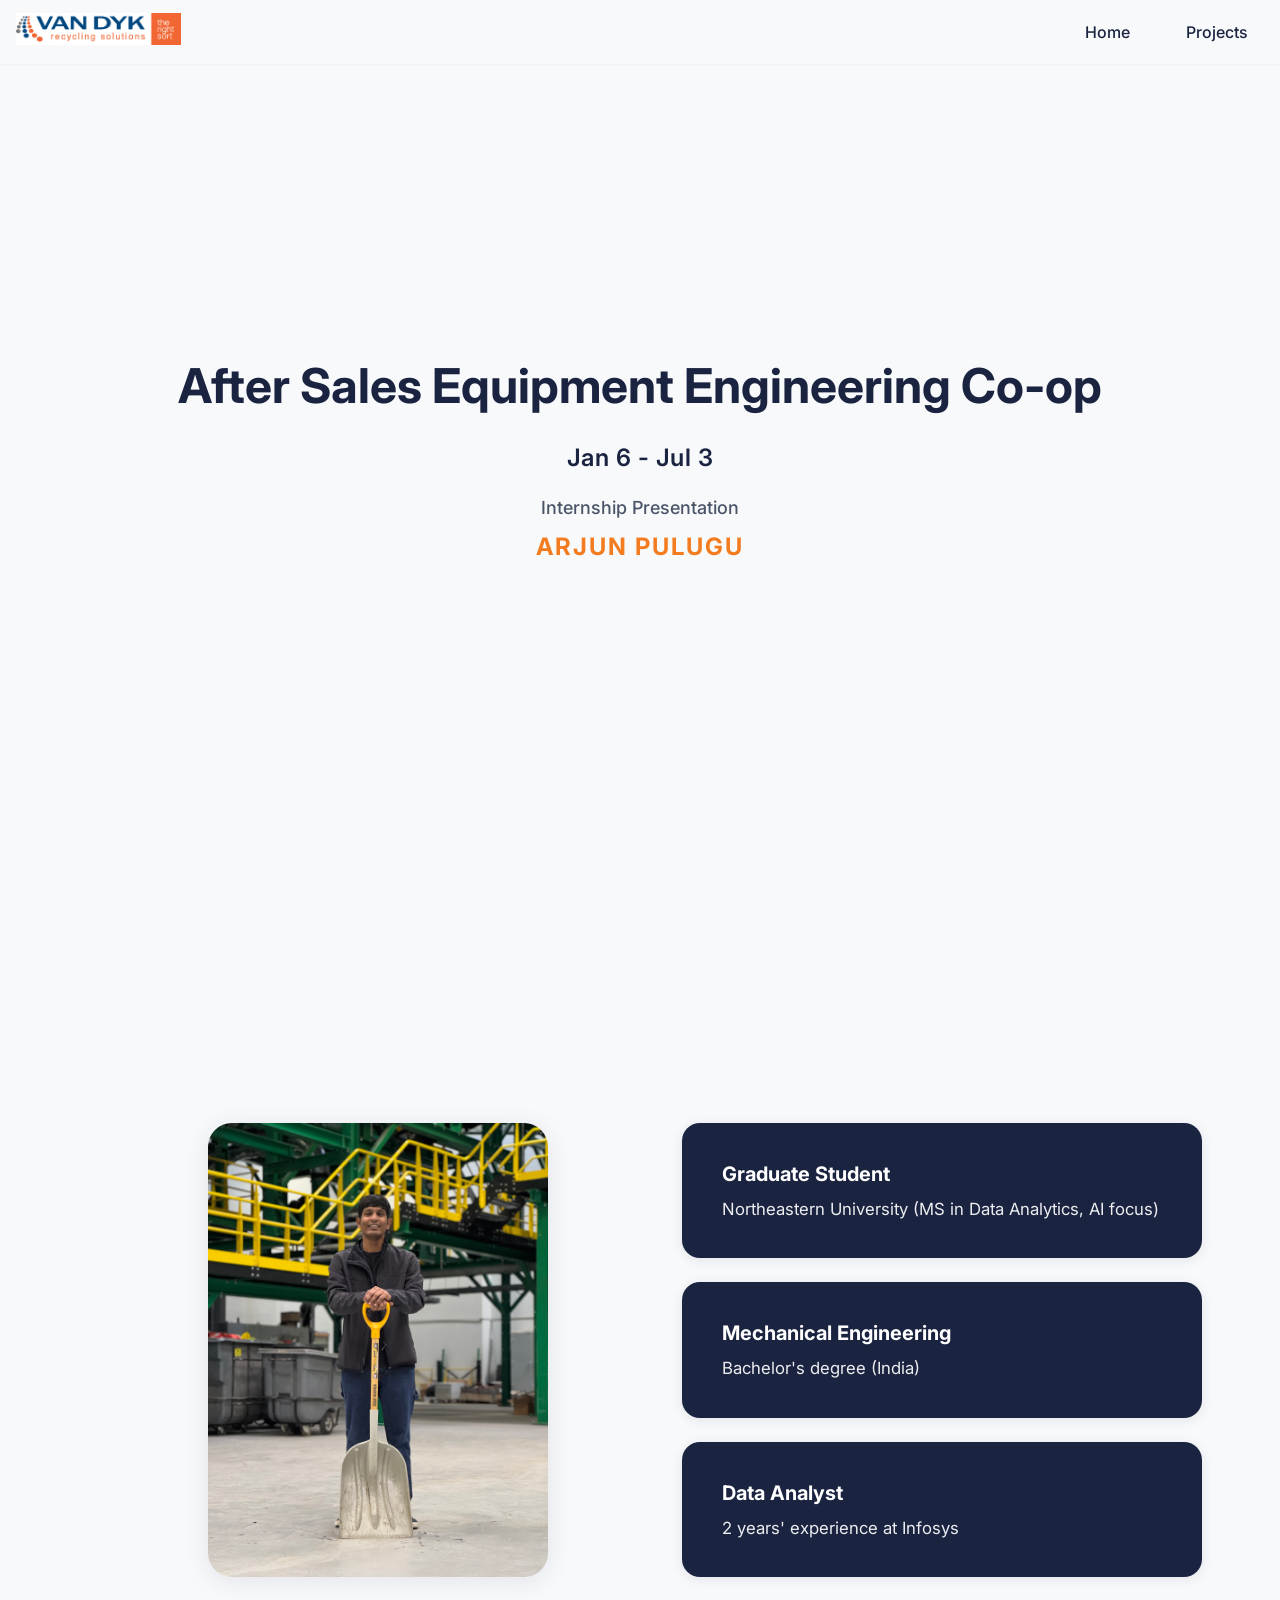
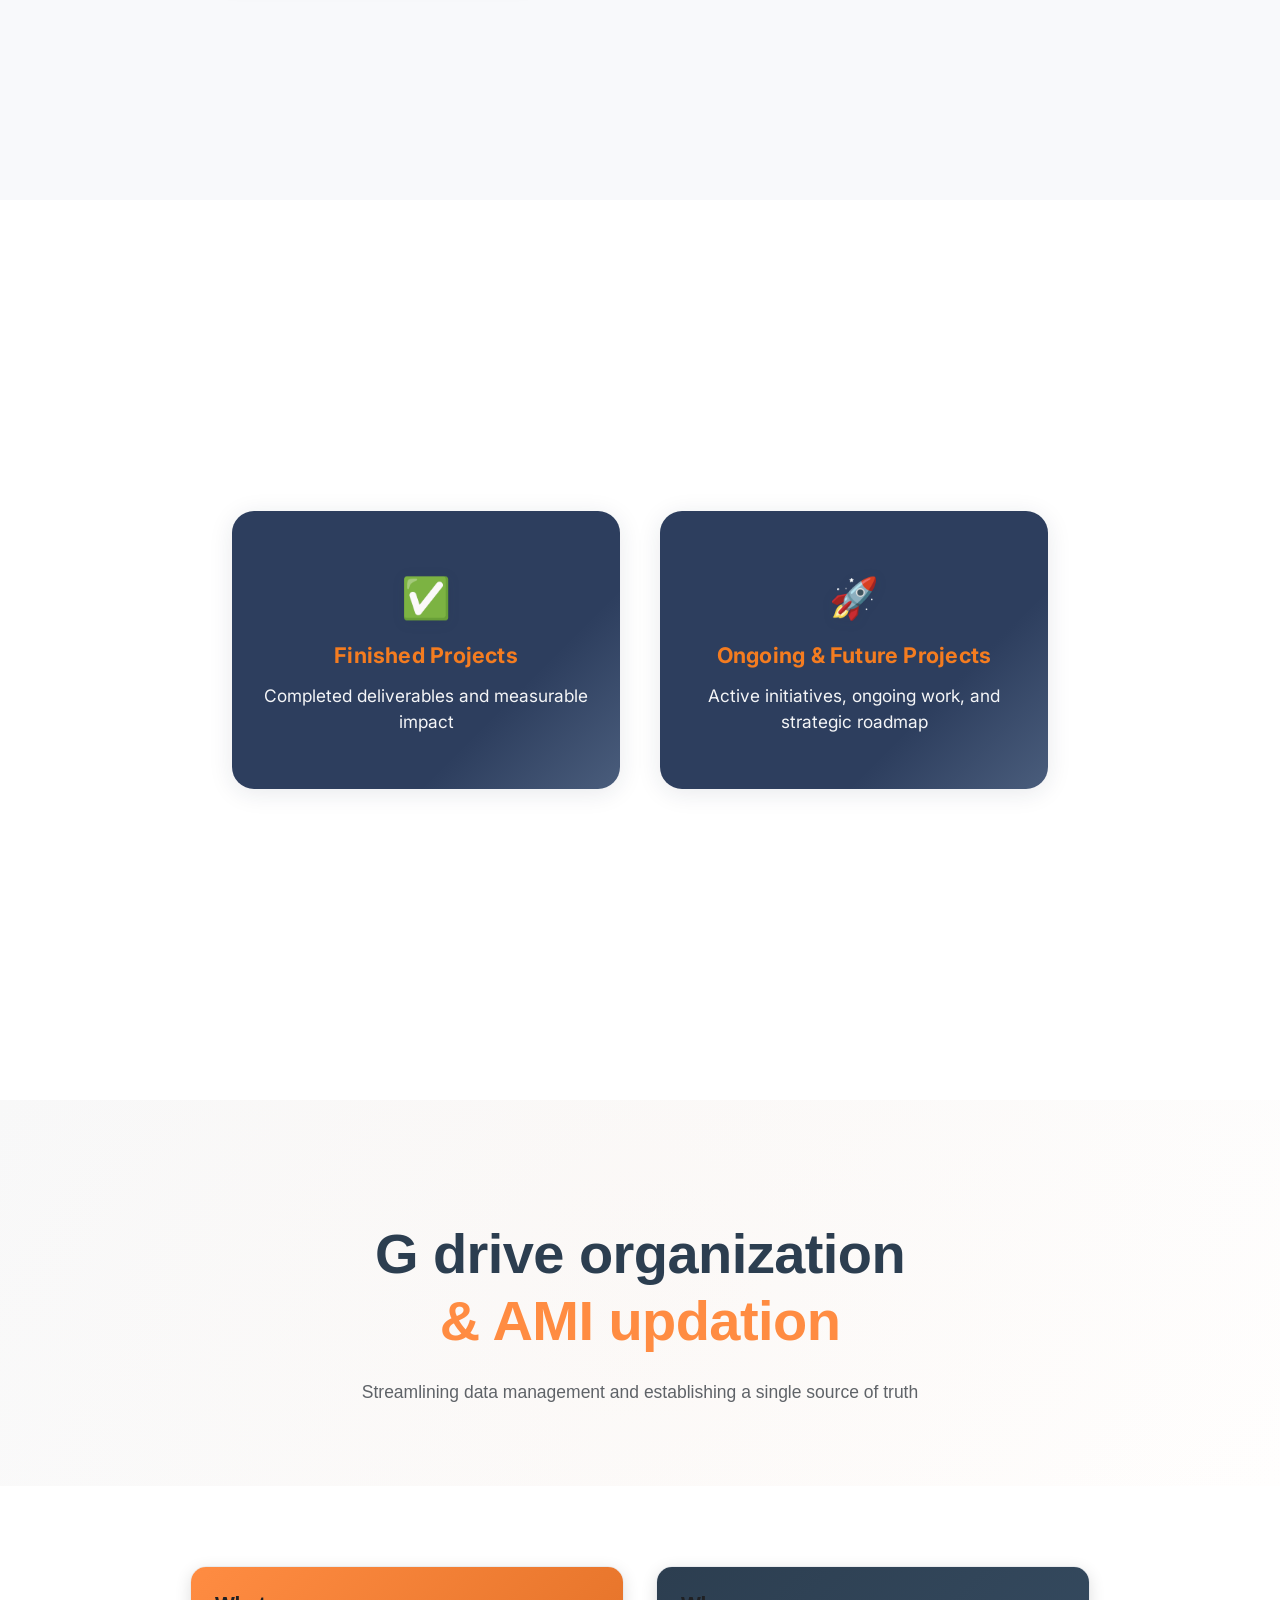
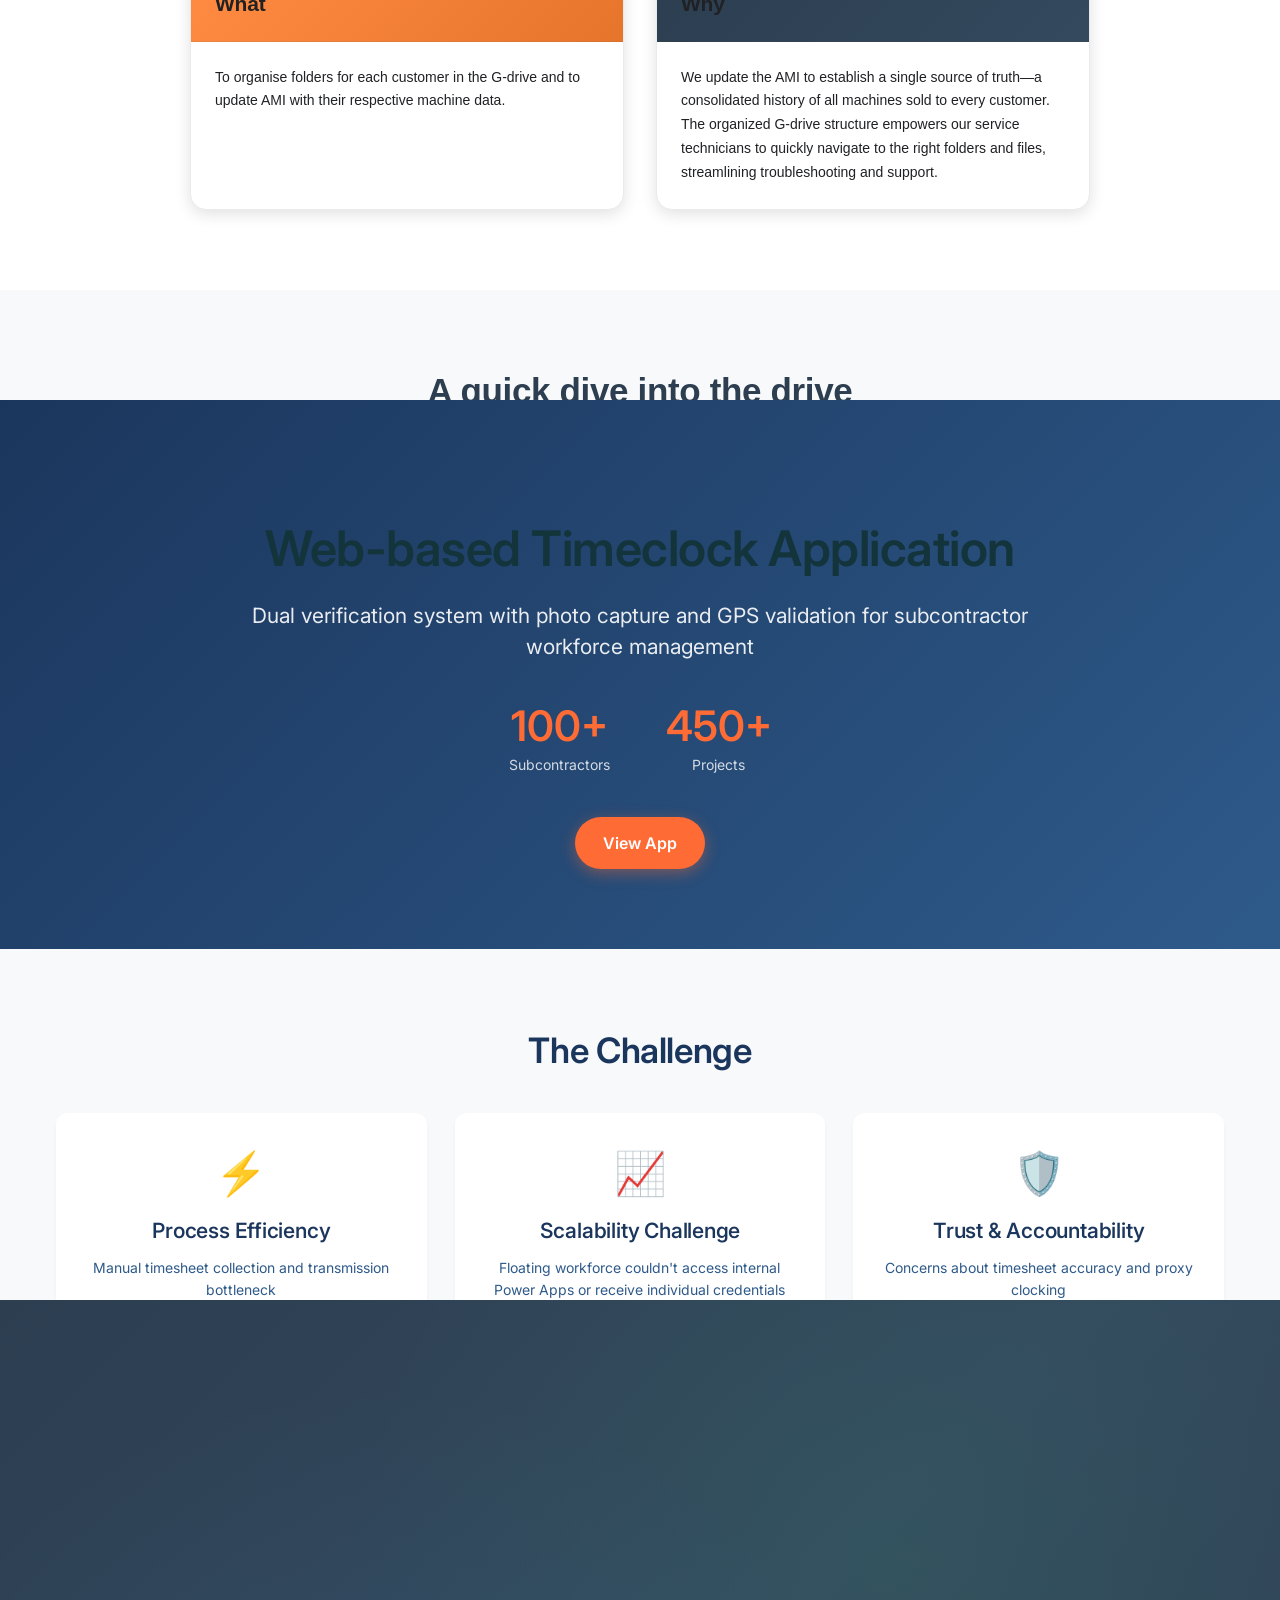
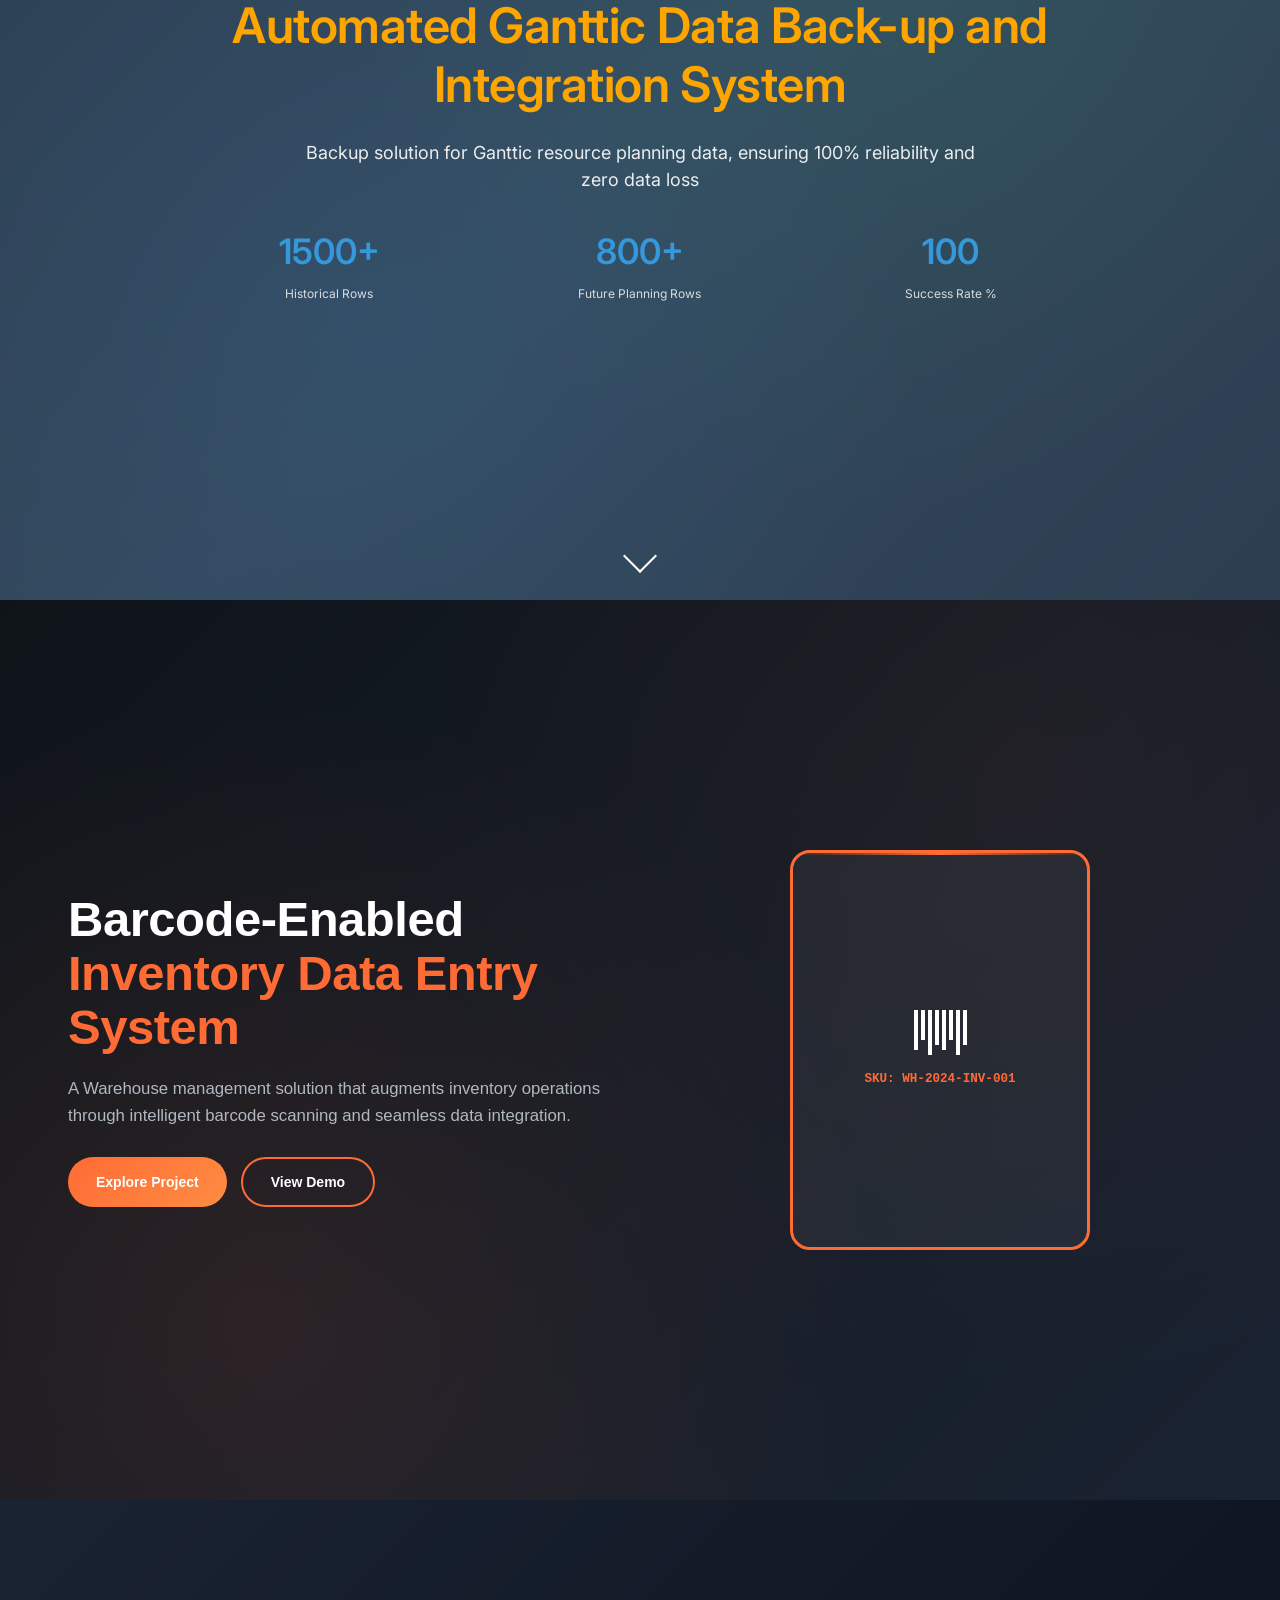
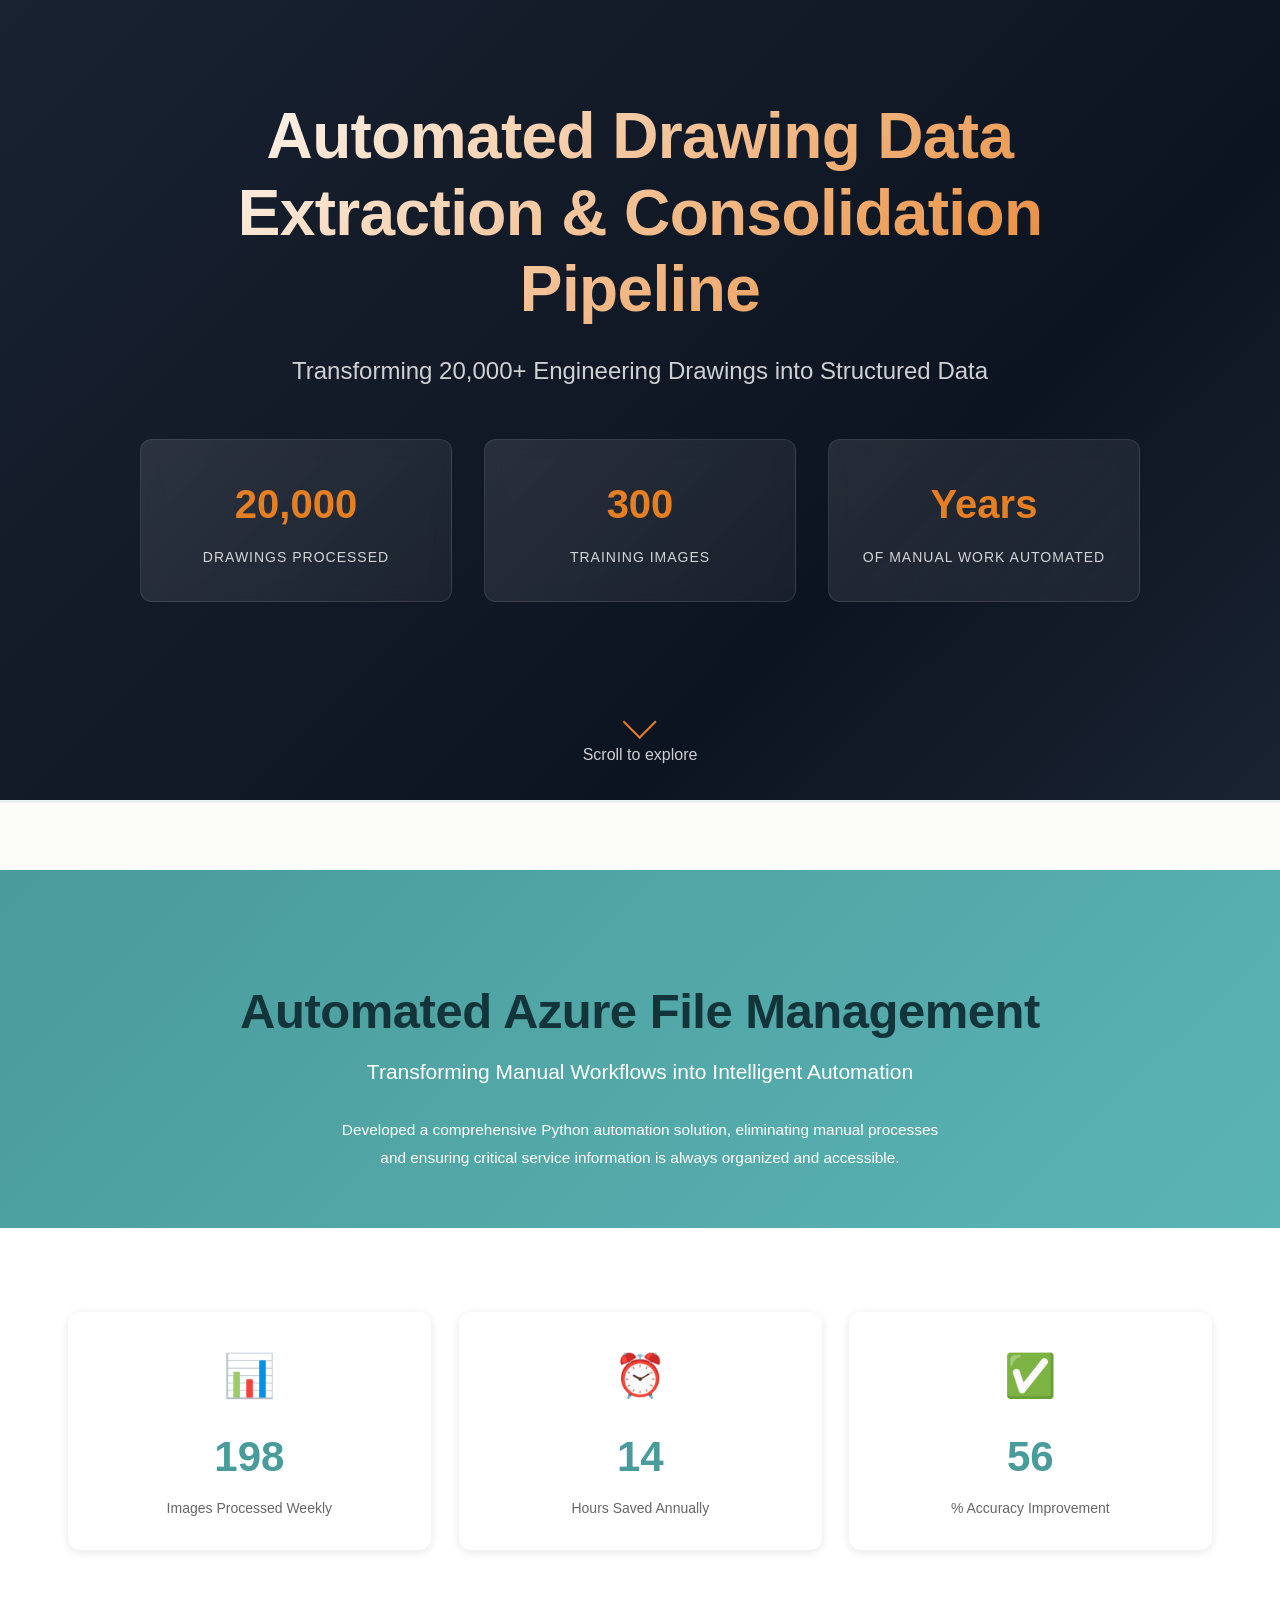
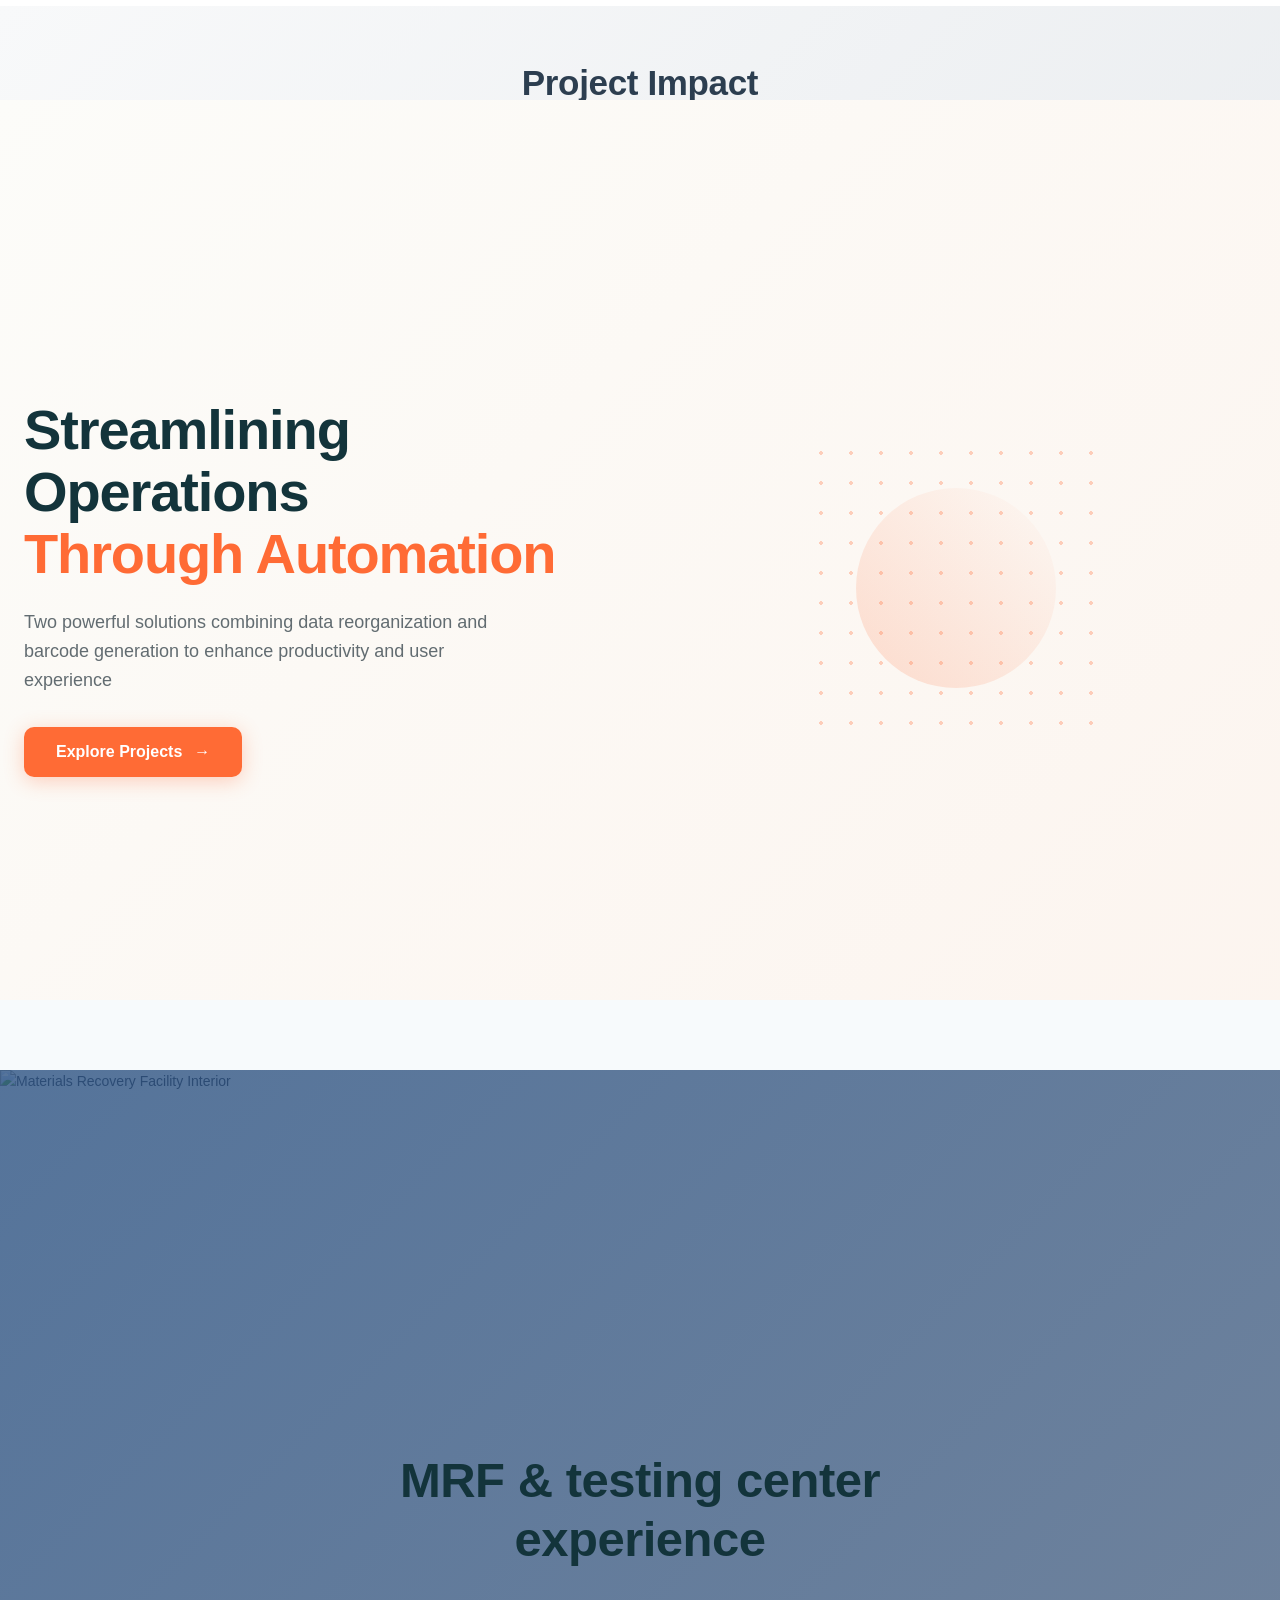
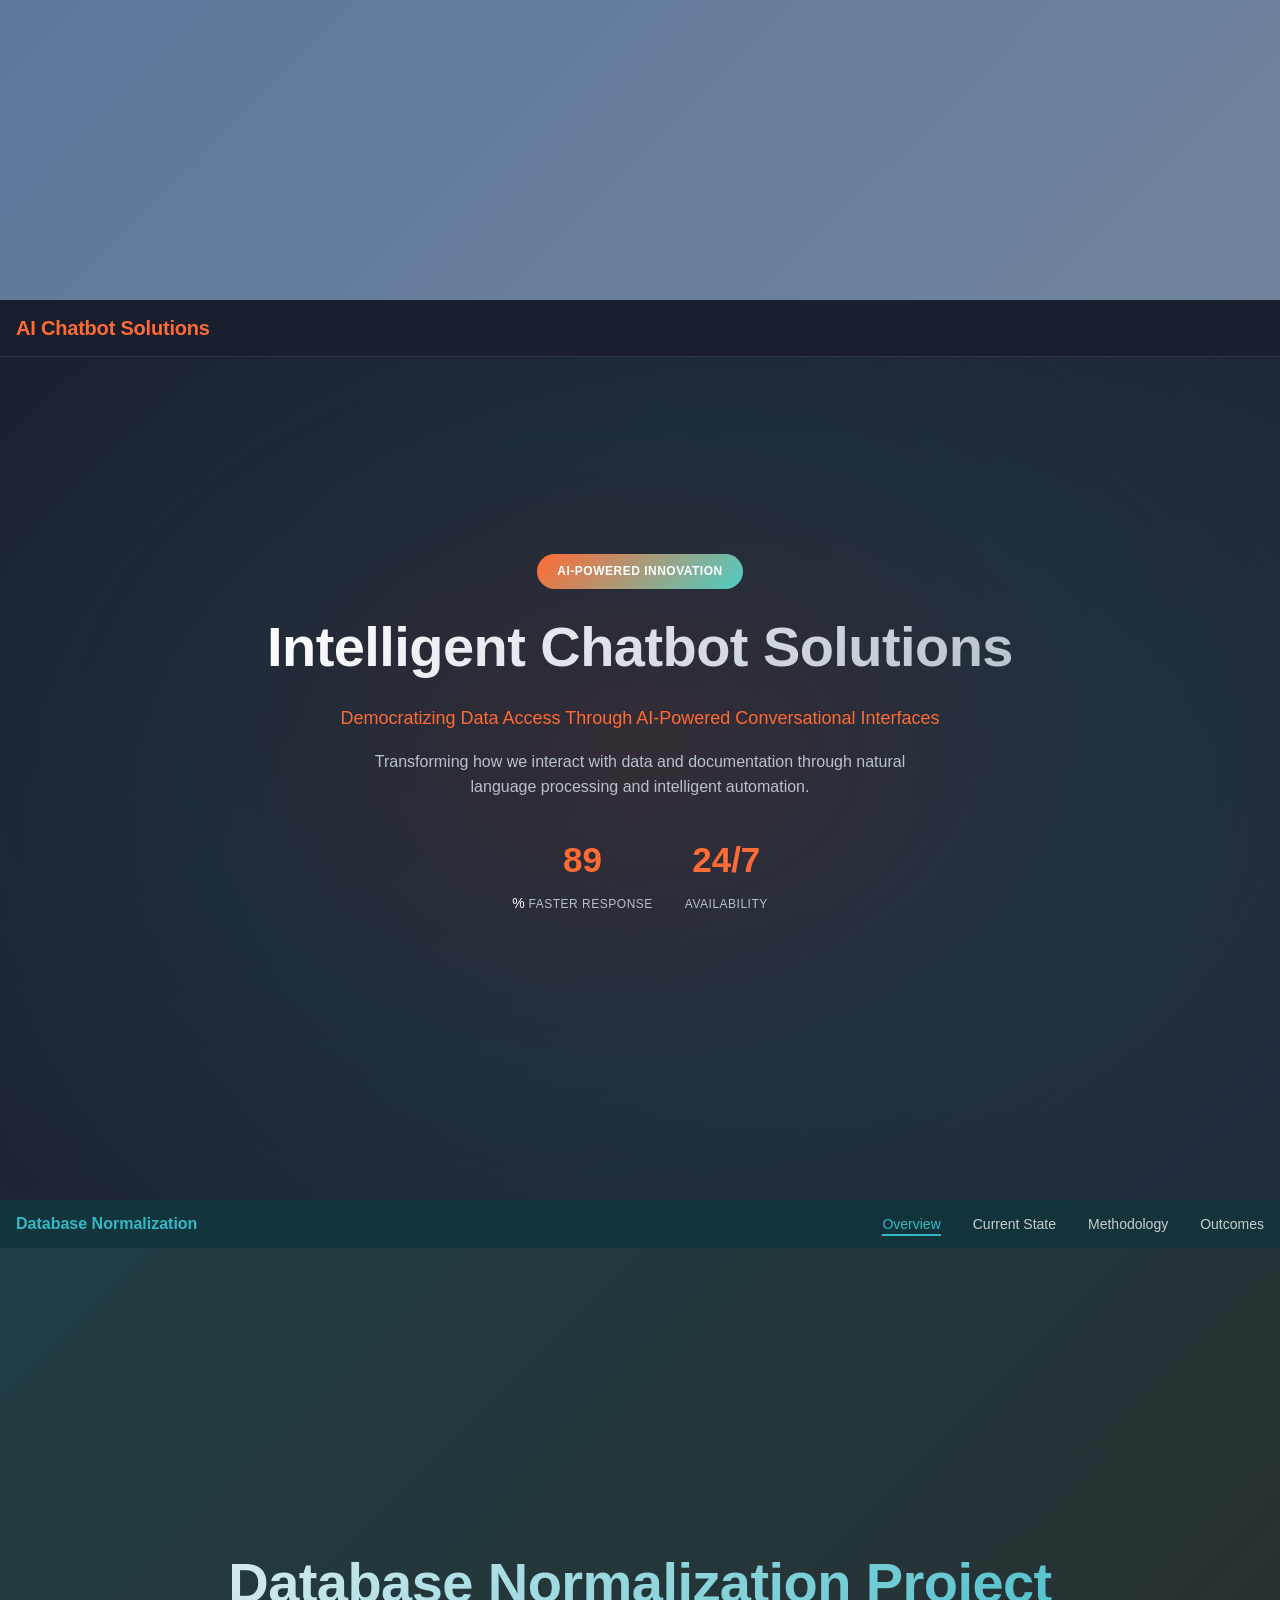
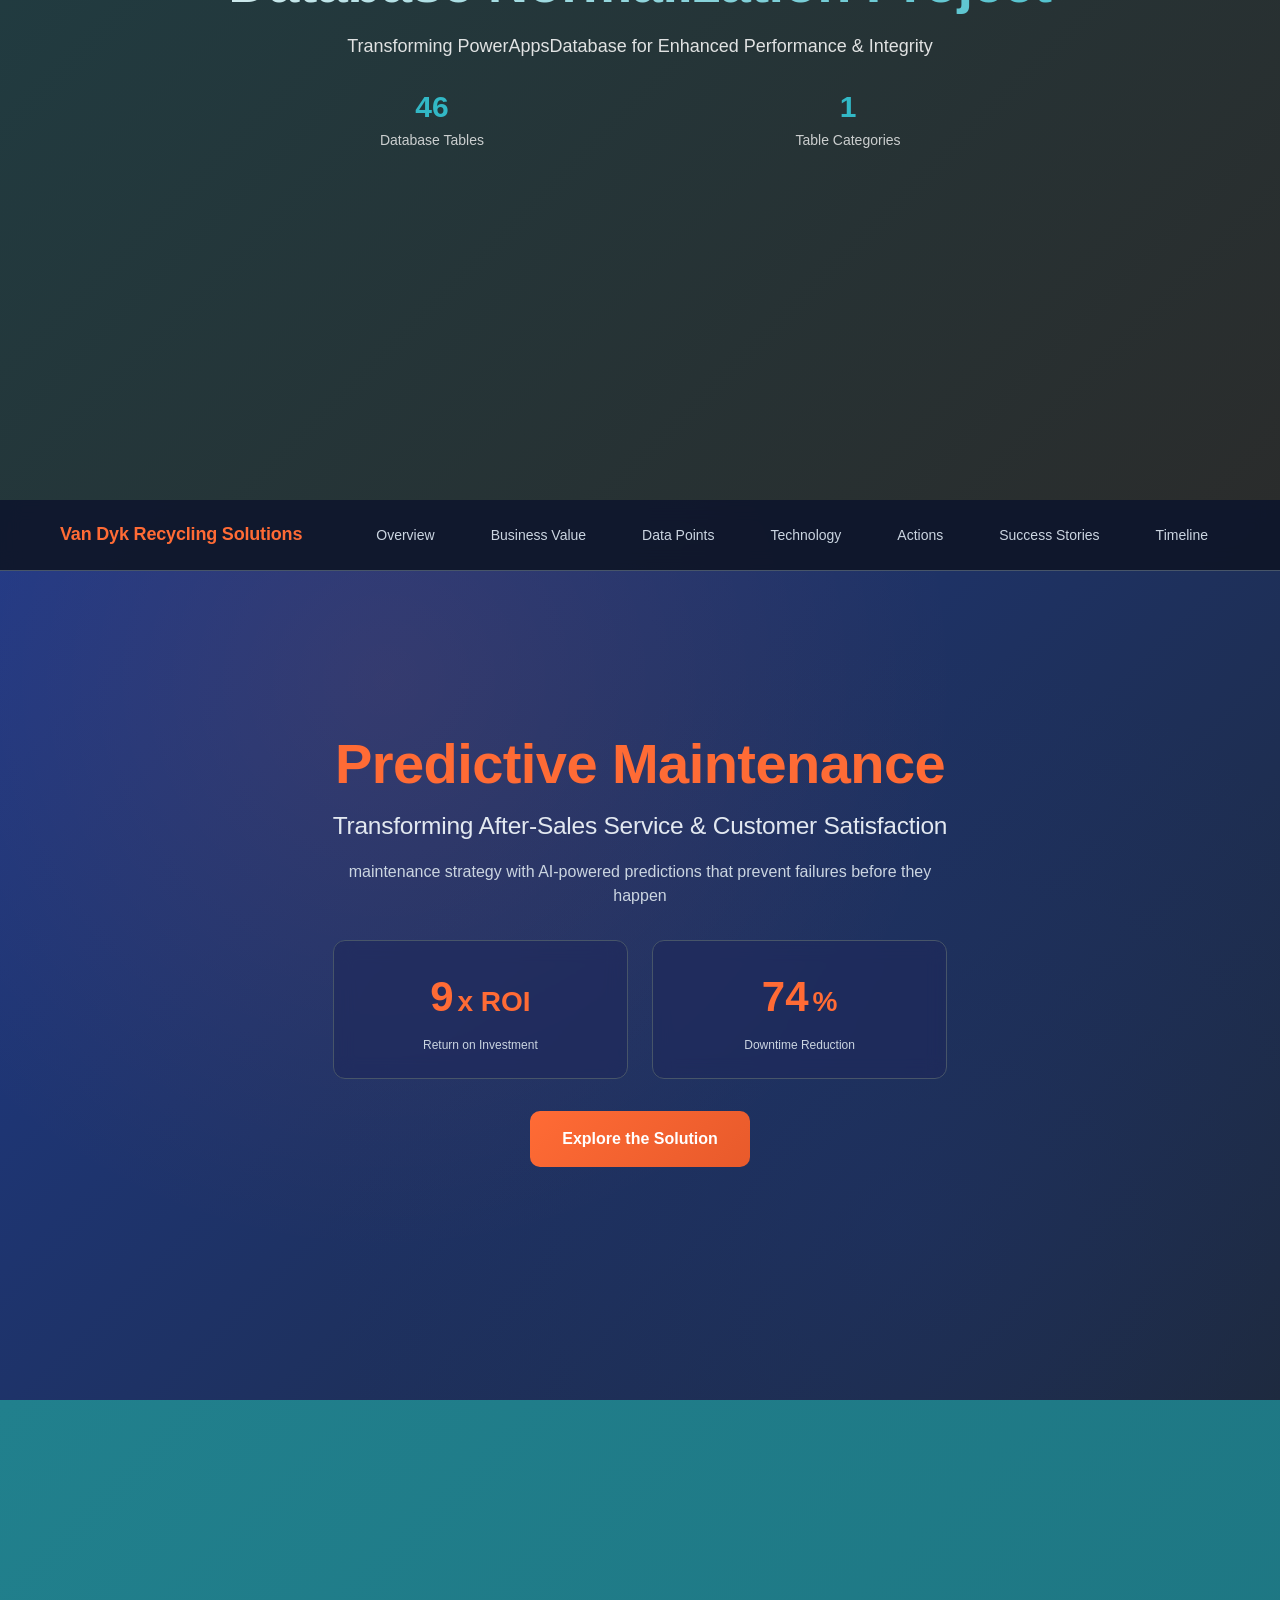
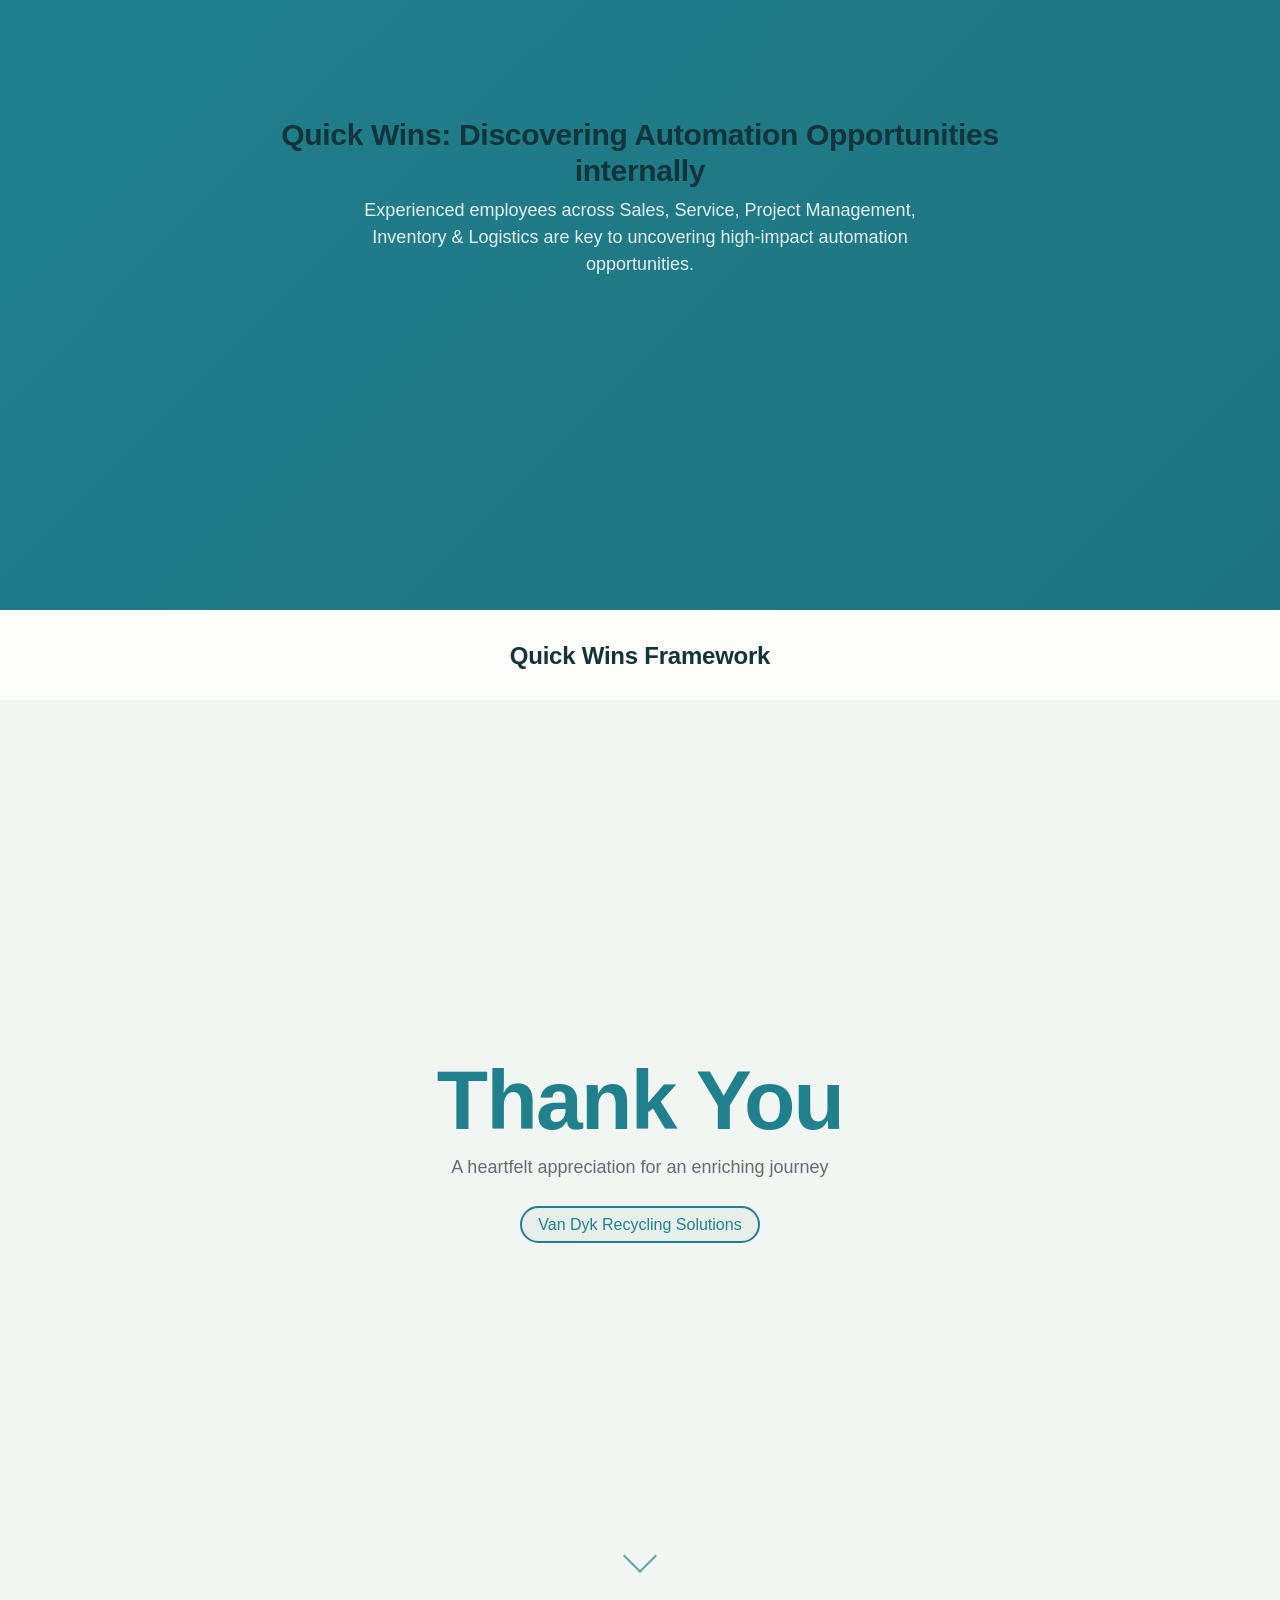
<file: index.html>
<!DOCTYPE html>
<html lang="en">
<head>
    <meta charset="UTF-8">
    <meta name="viewport" content="width=device-width, initial-scale=1.0">
    <title>Internship Presentation - Arjun Pulugu</title>
    <link rel="stylesheet" href="styles.css">
    <link href="https://fonts.googleapis.com/css2?family=Inter:wght@400;500;600;700&display=swap" rel="stylesheet">
</head>
<body>
    <!-- Navigation -->
    <nav class="navbar">
        <div class="nav-container">
            <div class="nav-logo">
                <img src="assets/logo.png" alt="Company Logo" id="company-logo">
            </div>
            <ul class="nav-menu">
                <li><a href="#" class="nav-link nav-home">Home</a></li>
                <li><a href="#" class="nav-link nav-projects">Projects</a></li>
            </ul>
        </div>
    </nav>

    <!-- Hero Section -->
    <section id="hero" class="hero-section">
        <div class="container">
            <div class="hero-content">
                <h1 class="hero-title" style="color:#052547;">After Sales Equipment Engineering Co-op</h1>
                <div class="hero-dates-rolling" id="hero-dates-rolling"></div>
                <div class="hero-presentation-subtitle">Internship Presentation</div>
                <div class="hero-presenter">ARJUN PULUGU</div>
            </div>
        </div>
    </section>

    <!-- About Me Section (replaces Experience) -->
    <section id="about" class="about-section">
        <div class="about-container">
            <div class="about-photo">
                <img src="assets/photo.jpg" alt="Arjun Pulugu" class="about-img">
            </div>
            <div class="about-summary">
                <div class="about-points">
                    <div class="about-point about-point1 filled-box">
                        <div class="about-point-title">Graduate Student</div>
                        <div class="about-point-desc">Northeastern University (MS in Data Analytics, AI focus)</div>
                    </div>
                    <div class="about-point about-point2 filled-box">
                        <div class="about-point-title">Mechanical Engineering</div>
                        <div class="about-point-desc">Bachelor's degree (India)</div>
                    </div>
                    <div class="about-point about-point3 filled-box">
                        <div class="about-point-title">Data Analyst</div>
                        <div class="about-point-desc">2 years' experience at Infosys</div>
                    </div>
                </div>
            </div>
        </div>
    </section>

    <!-- Project Overview Section (three boxes, no title) -->
    <section id="project-overview" class="project-overview-section">
        <div class="project-overview-container">
            <div class="project-overview-box">
                <div class="project-overview-icon">✅</div>
                <div class="project-overview-subheading">Finished Projects</div>
                <div class="project-overview-desc">Completed deliverables and measurable impact</div>
            </div>
            <div class="project-overview-box" id="ongoing-projects-box">
                <div class="project-overview-icon">🚀</div>
                <div class="project-overview-subheading">Ongoing & Future Projects</div>
                <div class="project-overview-desc">Active initiatives, ongoing work, and strategic roadmap</div>
            </div>
        </div>
    </section>

    <!-- G-Drive AMI Project Section -->
    <section id="gdrive-ami-project" class="gdrive-ami-project-section">
        <iframe src="gdrive-ami-showcase/index.html" style="width: 100%; height: 100vh; border: none;"></iframe>
    </section>

    <!-- Timeclock Project Section -->
    <section id="timeclock-project" class="timeclock-project-section">
        <iframe src="timeclock-presentation/timeclock.html" style="width: 100%; height: 100vh; border: none;"></iframe>
    </section>

    <!-- Ganttic Project Section -->
    <section id="ganttic-project" class="ganttic-project-section">
        <iframe src="ganttic-backup-showcase/index.html" style="width: 100%; height: 100vh; border: none;"></iframe>
    </section>

    <!-- Inventory Project Section -->
    <section id="inventory-project" class="inventory-project-section">
        <iframe src="inventory-project-showcase/index.html" style="width: 100%; height: 100vh; border: none;"></iframe>
    </section>

    <!-- Drawing Extraction Project Section -->
    <section id="drawing-extraction-project" class="drawing-extraction-project-section">
        <iframe src="drawing-extraction-pipeline/index.html" style="width: 100%; height: 100vh; border: none;"></iframe>
    </section>

    <!-- Azure Automation Project Section -->
    <section id="azure-automation-project" class="azure-automation-project-section">
        <iframe src="azure-automation-showcase/index.html" style="width: 100%; height: 100vh; border: none;"></iframe>
    </section>

    <!-- Internship Projects Section -->
    <section id="internship-projects-summary" class="internship-projects-summary-section">
        <iframe src="internship-projects/index.html" style="width: 100%; height: 100vh; border: none;"></iframe>
    </section>

    <!-- MRF Audit Project Section -->
    <section id="mrf-audit-project" class="mrf-audit-project-section">
        <iframe src="mrf-audit-presentation/index.html" style="width: 100%; height: 100vh; border: none;"></iframe>
    </section>

    <!-- Chatbot Project Section -->
    <section id="chatbot-project" class="chatbot-project-section">
        <iframe src="chatbot-presentation/index.html" style="width: 100%; height: 100vh; border: none;"></iframe>
    </section>

    <!-- Database Normalization Project Section -->
    <section id="database-normalization-project" class="database-normalization-project-section">
        <iframe src="database-normalization/index.html" style="width: 100%; height: 100vh; border: none;"></iframe>
    </section>

    <!-- Predictive Maintenance Project Section -->
    <section id="predictive-maintenance-project" class="predictive-maintenance-project-section">
        <iframe src="predictive-maintenance/index.html" style="width: 100%; height: 100vh; border: none;"></iframe>
    </section>

    <!-- Quick Wins Automation Project Section -->
    <section id="quick-wins-automation-project" class="quick-wins-automation-project-section">
        <iframe src="quick-wins-automation/index.html" style="width: 100%; height: 100vh; border: none;"></iframe>
    </section>

    <!-- Thank You Vandyk Section -->
    <section id="thank-you-vandyk-project" class="thank-you-vandyk-project-section">
        <iframe src="thank-you-vandyk/index.html" style="width: 100%; height: 100vh; border: none;"></iframe>
    </section>

    <script src="script.js"></script>
    <script>
    document.querySelector('.nav-projects').addEventListener('click', function(e) {
        e.preventDefault();
        document.getElementById('project-overview').scrollIntoView({ behavior: 'auto' });
    });
    </script>
</body>
</html>
</file>
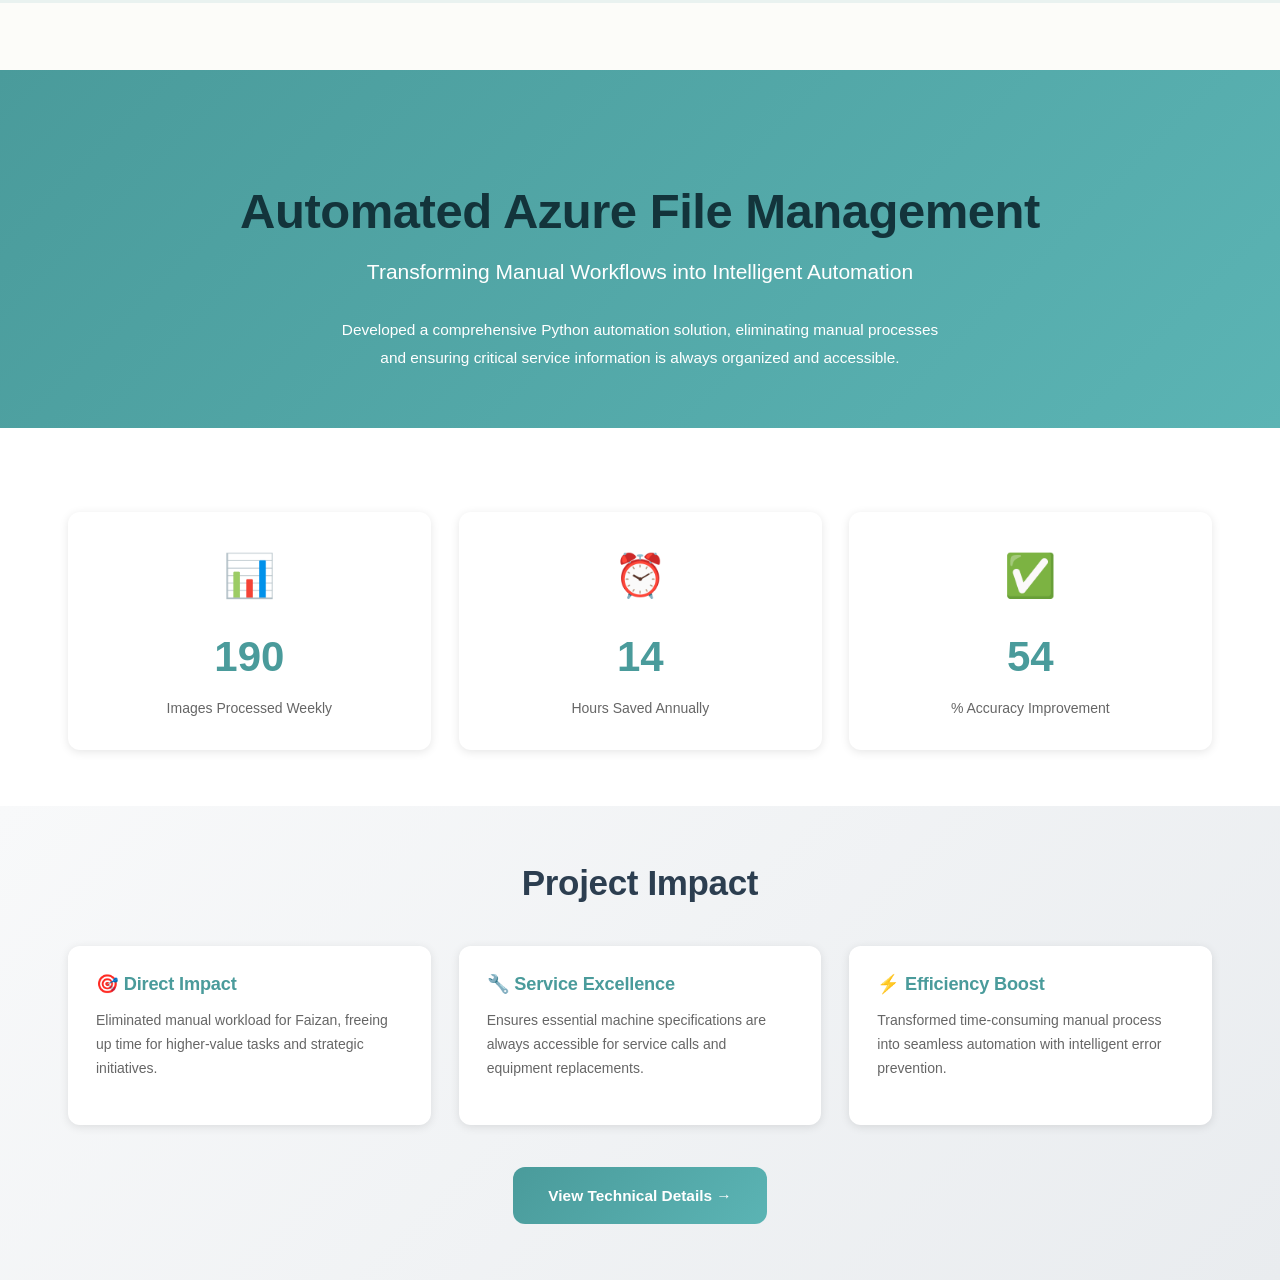
<file: azure-automation-showcase/index.html>
<!DOCTYPE html>
<html lang="en">
<head>
    <meta charset="UTF-8">
    <meta name="viewport" content="width=device-width, initial-scale=1.0">
    <title>Azure Automation Project - Internship Portfolio</title>
    <link rel="stylesheet" href="style.css">
</head>
<body>

    <!-- Page 1: Project Overview -->
    <main class="page page--overview" id="overview">
        <!-- Hero Section -->
        <section class="hero">
            <div class="container">
                <div class="hero__content">
                    <h1 class="hero__title animate-fade-up">
                        Automated Azure File Management
                    </h1>
                    <p class="hero__subtitle animate-fade-up delay-1">
                        Transforming Manual Workflows into Intelligent Automation
                    </p>
                    <p class="hero__description animate-fade-up delay-2">
                        Developed a comprehensive Python automation solution, eliminating manual processes and ensuring critical service information is always organized and accessible.
                    </p>
                </div>
            </div>
        </section>

        <!-- Metrics Section -->
        <section class="metrics">
            <div class="container">
                <div class="metrics__grid">
                    <div class="metric-card animate-scale-up">
                        <div class="metric-card__icon">📊</div>
                        <div class="metric-card__value" data-target="350">0</div>
                        <div class="metric-card__label">Images Processed Weekly</div>
                    </div>
                    <div class="metric-card animate-scale-up delay-2">
                        <div class="metric-card__icon">⏰</div>
                        <div class="metric-card__value" data-target="26">0</div>
                        <div class="metric-card__label">Hours Saved Annually</div>
                    </div>
                    <div class="metric-card animate-scale-up delay-3">
                        <div class="metric-card__icon">✅</div>
                        <div class="metric-card__value" data-target="100">0</div>
                        <div class="metric-card__label">% Accuracy Improvement</div>
                    </div>
                </div>
            </div>
        </section>

        <!-- Project Summary -->
        <section class="summary">
            <div class="container">
                <div class="summary__content">
                    <h2 class="summary__title animate-fade-up">Project Impact</h2>
                    <div class="summary__grid">
                        <div class="impact-card animate-slide-right">
                            <h3>🎯 Direct Impact</h3>
                            <p>Eliminated manual workload for Faizan, freeing up time for higher-value tasks and strategic initiatives.</p>
                        </div>
                        <div class="impact-card animate-slide-right delay-1">
                            <h3>🔧 Service Excellence</h3>
                            <p>Ensures essential machine specifications are always accessible for service calls and equipment replacements.</p>
                        </div>
                        <div class="impact-card animate-slide-right delay-2">
                            <h3>⚡ Efficiency Boost</h3>
                            <p>Transformed time-consuming manual process into seamless automation with intelligent error prevention.</p>
                        </div>
                    </div>
                    <div class="summary__cta">
                        <button class="btn btn--primary btn--lg" data-navigate="technical">
                            View Technical Details →
                        </button>
                    </div>
                </div>
            </div>
        </section>
    </main>

    <!-- Page 2: Technical Details -->
    <main class="page page--technical hidden" id="technical">
        <!-- Technical Implementation -->
        <section class="technical-hero">
            <div class="container">
                <div class="technical-hero__content">
                    <h1 class="technical-hero__title animate-fade-up">
                        Technical Implementation
                    </h1>
                    <p class="technical-hero__subtitle animate-fade-up delay-1">
                        Modern Python automation with Azure integration
                    </p>
                </div>
            </div>
        </section>

        <!-- Process Flow -->
        <section class="process-flow">
            <div class="container">
                <h2 class="section-title animate-fade-up">Automation Workflow</h2>
                <div class="flow-container">
                    <div class="flow-step animate-slide-up" data-step="1">
                        <div class="flow-step__icon">📅</div>
                        <div class="flow-step__content">
                            <h3>Weekly Trigger</h3>
                            <p>Task Scheduler activates Python automation script</p>
                        </div>
                    </div>
                    <div class="flow-arrow animate-fade-in delay-1">↓</div>
                    <div class="flow-step animate-slide-up delay-1" data-step="2">
                        <div class="flow-step__icon">☁️</div>
                        <div class="flow-step__content">
                            <h3>Azure Connection</h3>
                            <p>Secure connection established with Azure storage</p>
                        </div>
                    </div>
                    <div class="flow-arrow animate-fade-in delay-2">↓</div>
                    <div class="flow-step animate-slide-up delay-2" data-step="3">
                        <div class="flow-step__icon">📥</div>
                        <div class="flow-step__content">
                            <h3>Download Process</h3>
                            <p>Equipment images downloaded (300-400 per week)</p>
                        </div>
                    </div>
                    <div class="flow-arrow animate-fade-in delay-3">↓</div>
                    <div class="flow-step animate-slide-up delay-3" data-step="4">
                        <div class="flow-step__icon">🧠</div>
                        <div class="flow-step__content">
                            <h3>Intelligent Sorting</h3>
                            <p>Automated organization by customer (9-10 clients)</p>
                        </div>
                    </div>
                    <div class="flow-arrow animate-fade-in delay-4">↓</div>
                    <div class="flow-step animate-slide-up delay-4" data-step="5">
                        <div class="flow-step__icon">📁</div>
                        <div class="flow-step__content">
                            <h3>G-Drive Upload</h3>
                            <p>Organized upload to customer-specific folders</p>
                        </div>
                    </div>
                </div>
            </div>
        </section>

        <!-- Before vs After -->
        <section class="comparison">
            <div class="container">
                <h2 class="section-title animate-fade-up">Before vs After</h2>
                <div class="comparison__grid">
                    <div class="comparison__card comparison__card--before animate-slide-left">
                        <h3 style="color: #333;">❌ Manual Process</h3>
                        <ul>
                            <li>30 minutes per iteration</li>
                            <li>Prone to human error</li>
                            <li>Consumed valuable time</li>
                            <li>Inconsistent organization</li>
                            <li>Risk of misplaced files</li>
                        </ul>
                    </div>
                    <div class="comparison__arrow animate-fade-in delay-1">→</div>
                    <div class="comparison__card comparison__card--after animate-slide-right delay-1">
                        <h3 style="color: #333;">✅ Automated Solution</h3>
                        <ul>
                            <li>Fully automated process</li>
                            <li>100% accuracy guaranteed</li>
                            <li>26 hours saved annually</li>
                            <li>Consistent file organization</li>
                            <li>Reliable business continuity</li>
                        </ul>
                    </div>
                </div>
            </div>
        </section>

        <!-- Outcomes -->
        <section class="outcomes">
            <div class="container">
                <div class="outcomes__cta">
                    <button class="btn btn--outline btn--lg" data-navigate="overview">
                        ← Back to Overview
                    </button>
                </div>
            </div>
        </section>
    </main>

    <script src="app.js"></script>
</body>
</html>
</file>
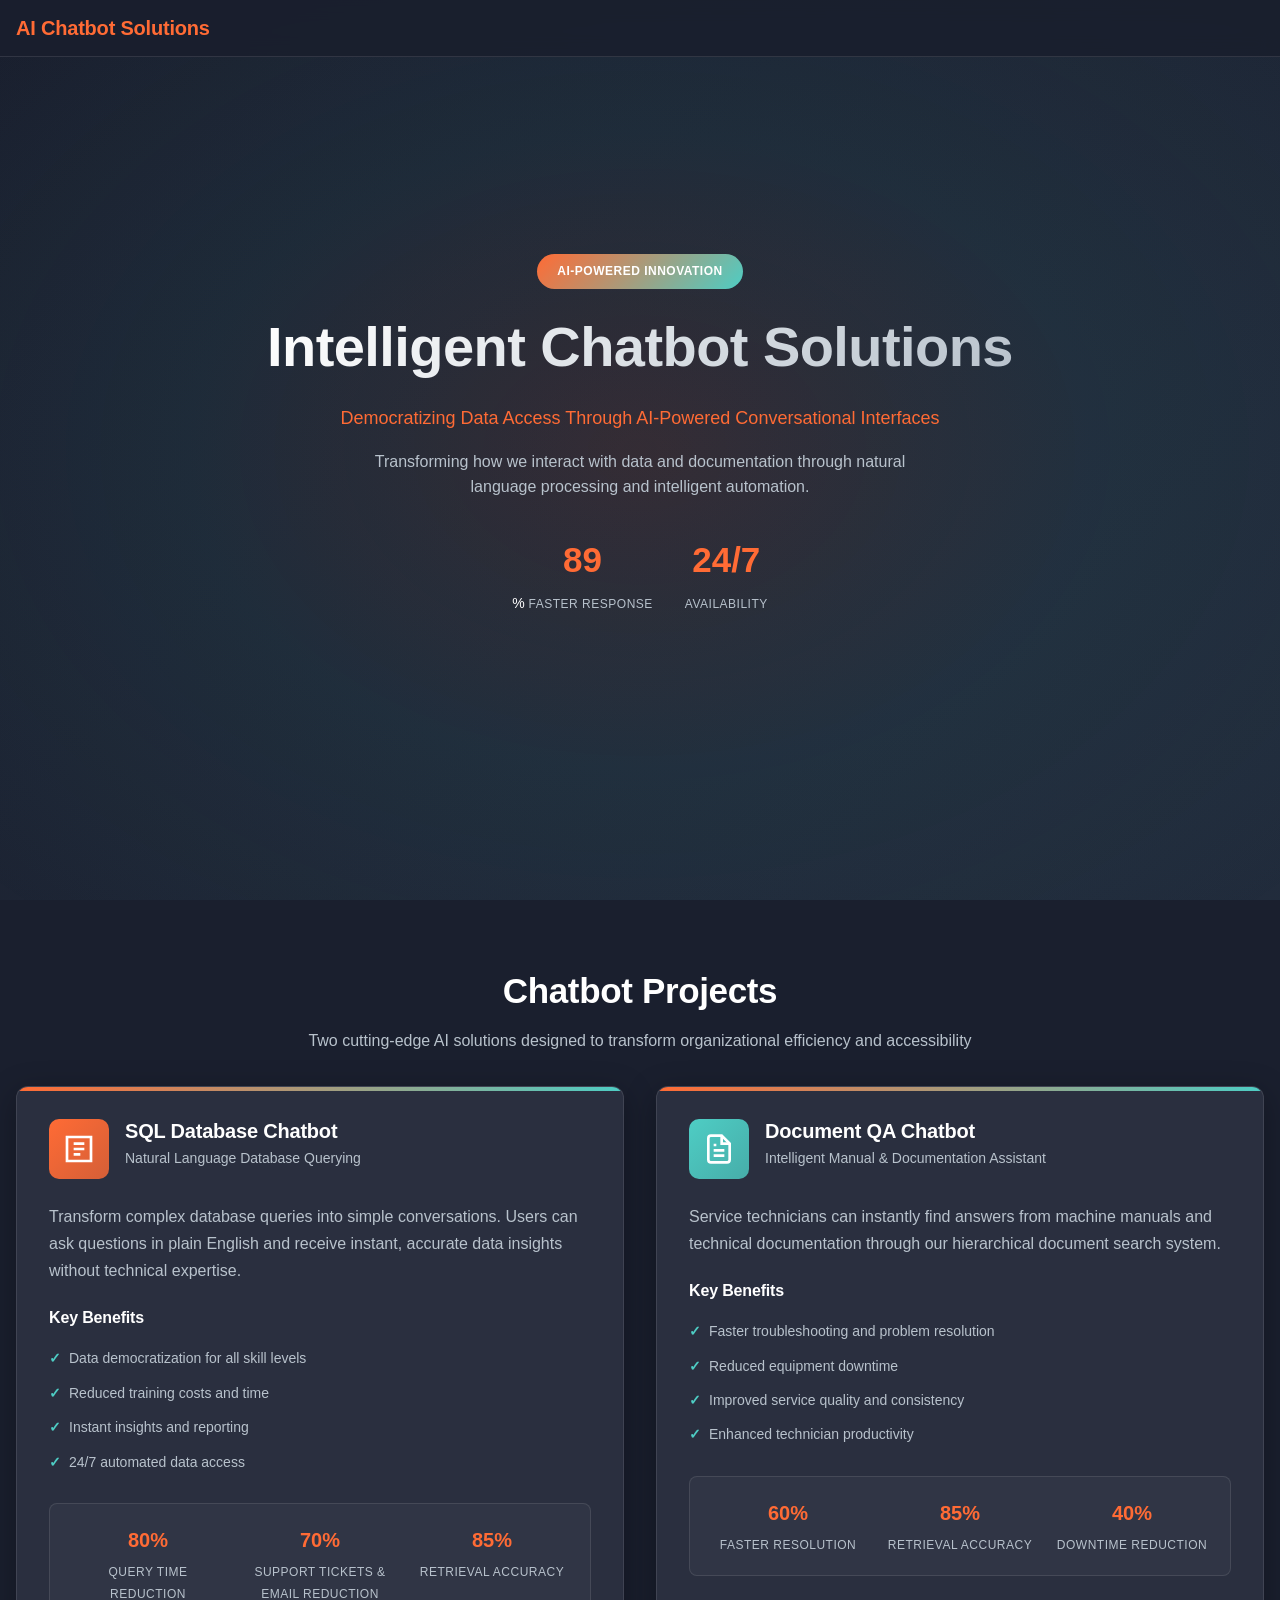
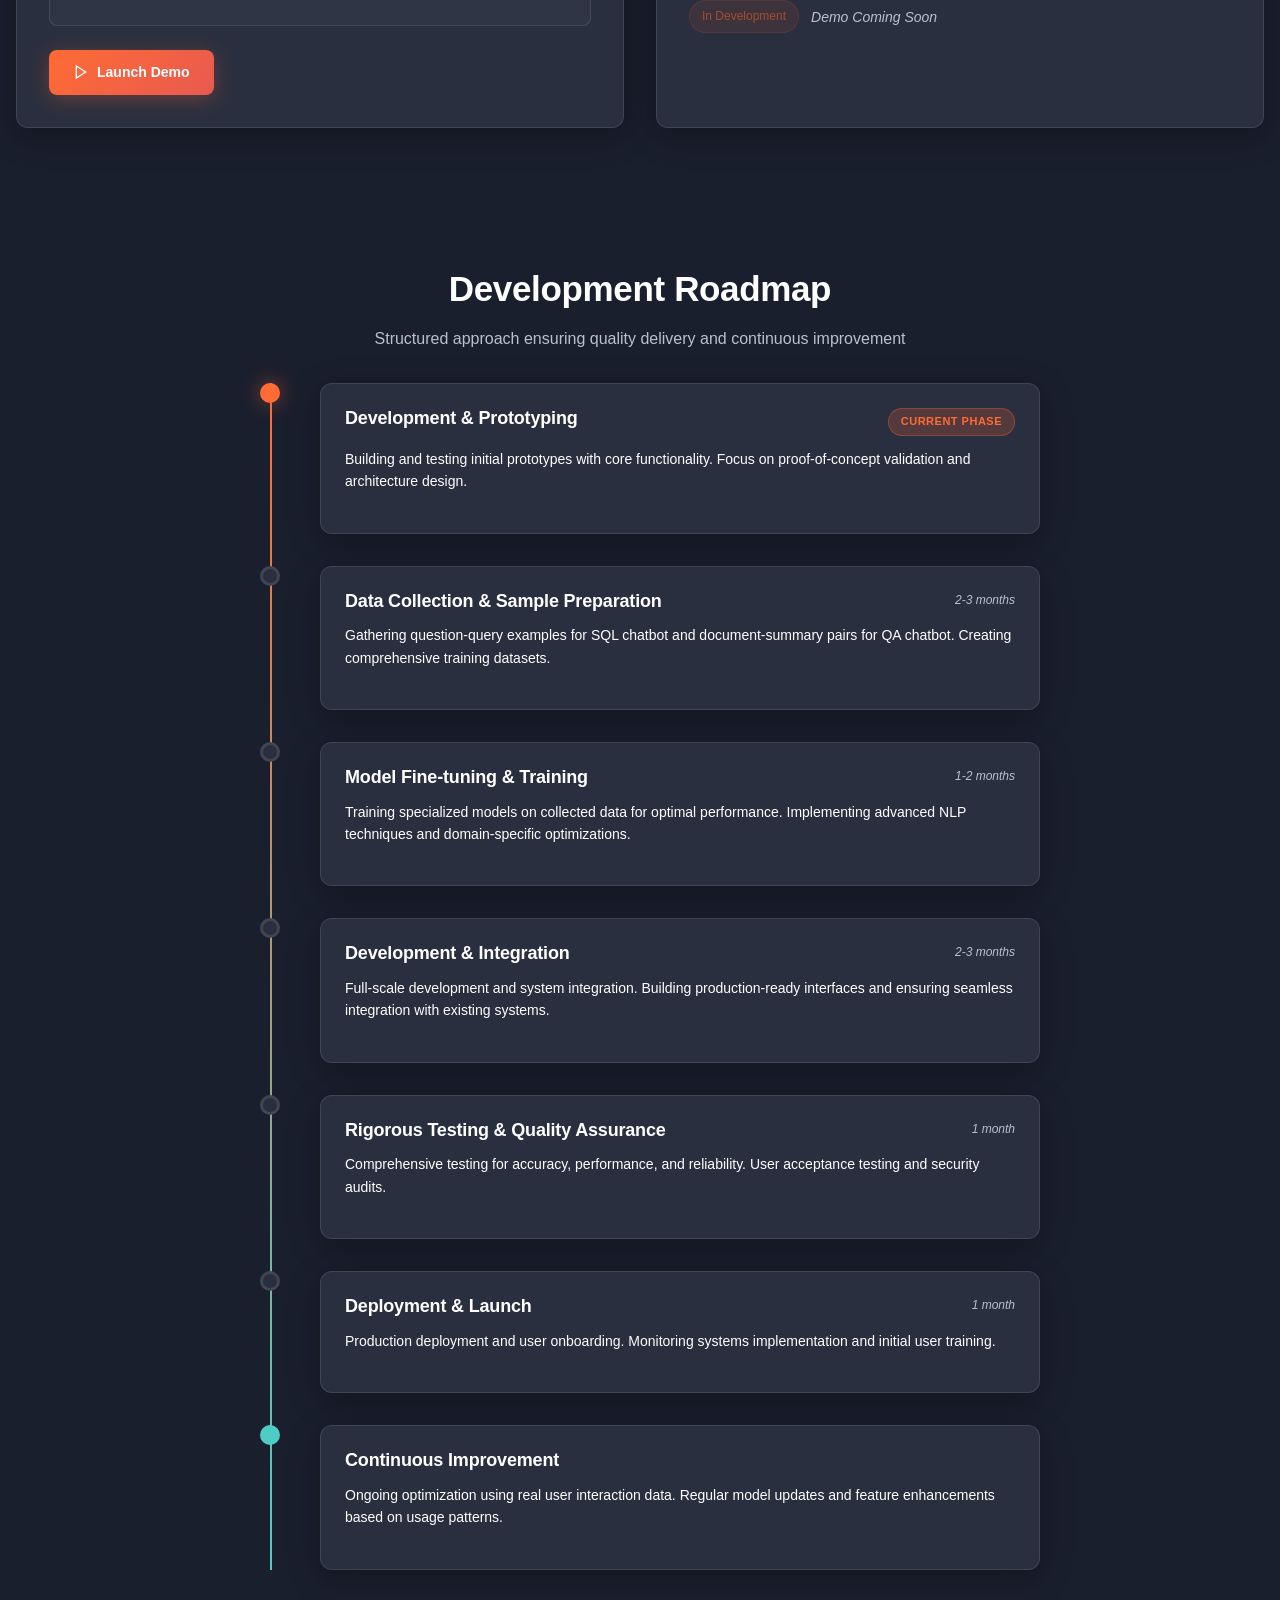
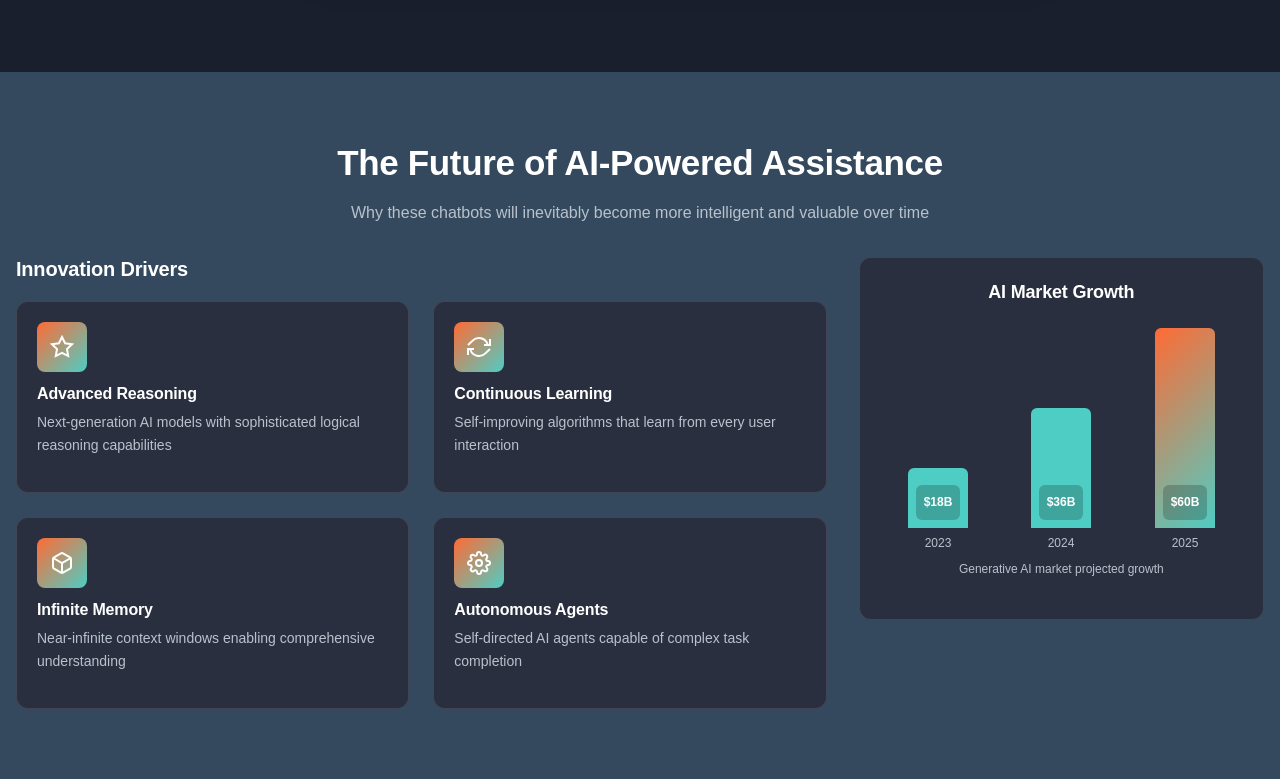
<file: chatbot-presentation/index.html>
<!DOCTYPE html>
<html lang="en">
<head>
    <meta charset="UTF-8">
    <meta name="viewport" content="width=device-width, initial-scale=1.0">
    <title>Intelligent Chatbot Solutions | AI-Powered Data Access</title>
    <style>
      :root {
        /* Colors */
        --color-background: rgba(252, 252, 249, 1);
        --color-surface: rgba(255, 255, 253, 1);
        --color-text: rgba(19, 52, 59, 1);
        --color-text-secondary: rgba(98, 108, 113, 1);
        --color-primary: rgba(33, 128, 141, 1);
        --color-primary-hover: rgba(29, 116, 128, 1);
        --color-primary-active: rgba(26, 104, 115, 1);
        --color-secondary: rgba(94, 82, 64, 0.12);
        --color-secondary-hover: rgba(94, 82, 64, 0.2);
        --color-secondary-active: rgba(94, 82, 64, 0.25);
        --color-border: rgba(94, 82, 64, 0.2);
        --color-btn-primary-text: rgba(252, 252, 249, 1);
        --color-card-border: rgba(94, 82, 64, 0.12);
        --color-card-border-inner: rgba(94, 82, 64, 0.12);
        --color-error: rgba(192, 21, 47, 1);
        --color-success: rgba(33, 128, 141, 1);
        --color-warning: rgba(168, 75, 47, 1);
        --color-info: rgba(98, 108, 113, 1);
        --color-focus-ring: rgba(33, 128, 141, 0.4);
        --color-select-caret: rgba(19, 52, 59, 0.8);

        /* Common style patterns */
        --focus-ring: 0 0 0 3px var(--color-focus-ring);
        --focus-outline: 2px solid var(--color-primary);
        --status-bg-opacity: 0.15;
        --status-border-opacity: 0.25;
        --select-caret-light: url("data:image/svg+xml,%3Csvg xmlns='http://www.w3.org/2000/svg' width='16' height='16' viewBox='0 0 24 24' fill='none' stroke='%23134252' stroke-width='2' stroke-linecap='round' stroke-linejoin='round'%3E%3Cpolyline points='6 9 12 15 18 9'%3E%3C/polyline%3E%3C/svg%3E");
        --select-caret-dark: url("data:image/svg+xml,%3Csvg xmlns='http://www.w3.org/2000/svg' width='16' height='16' viewBox='0 0 24 24' fill='none' stroke='%23f5f5f5' stroke-width='2' stroke-linecap='round' stroke-linejoin='round'%3E%3Cpolyline points='6 9 12 15 18 9'%3E%3C/polyline%3E%3C/svg%3E");

        /* RGB versions for opacity control */
        --color-success-rgb: 33, 128, 141;
        --color-error-rgb: 192, 21, 47;
        --color-warning-rgb: 168, 75, 47;
        --color-info-rgb: 98, 108, 113;

        /* Typography */
        --font-family-base: "FKGroteskNeue", "Geist", "Inter", -apple-system,
          BlinkMacSystemFont, "Segoe UI", Roboto, sans-serif;
        --font-family-mono: "Berkeley Mono", ui-monospace, SFMono-Regular, Menlo,
          Monaco, Consolas, monospace;
        --font-size-xs: 11px;
        --font-size-sm: 12px;
        --font-size-base: 14px;
        --font-size-md: 14px;
        --font-size-lg: 16px;
        --font-size-xl: 18px;
        --font-size-2xl: 20px;
        --font-size-3xl: 24px;
        --font-size-4xl: 30px;
        --font-weight-normal: 400;
        --font-weight-medium: 500;
        --font-weight-semibold: 550;
        --font-weight-bold: 600;
        --line-height-tight: 1.2;
        --line-height-normal: 1.5;
        --letter-spacing-tight: -0.01em;

        /* Spacing */
        --space-0: 0;
        --space-1: 1px;
        --space-2: 2px;
        --space-4: 4px;
        --space-6: 6px;
        --space-8: 8px;
        --space-10: 10px;
        --space-12: 12px;
        --space-16: 16px;
        --space-20: 20px;
        --space-24: 24px;
        --space-32: 32px;

        /* Border Radius */
        --radius-sm: 6px;
        --radius-base: 8px;
        --radius-md: 10px;
        --radius-lg: 12px;
        --radius-full: 9999px;

        /* Shadows */
        --shadow-xs: 0 1px 2px rgba(0, 0, 0, 0.02);
        --shadow-sm: 0 1px 3px rgba(0, 0, 0, 0.04), 0 1px 2px rgba(0, 0, 0, 0.02);
        --shadow-md: 0 4px 6px -1px rgba(0, 0, 0, 0.04),
          0 2px 4px -1px rgba(0, 0, 0, 0.02);
        --shadow-lg: 0 10px 15px -3px rgba(0, 0, 0, 0.04),
          0 4px 6px -2px rgba(0, 0, 0, 0.02);
        --shadow-inset-sm: inset 0 1px 0 rgba(255, 255, 255, 0.15),
          inset 0 -1px 0 rgba(0, 0, 0, 0.03);

        /* Animation */
        --duration-fast: 150ms;
        --duration-normal: 250ms;
        --ease-standard: cubic-bezier(0.16, 1, 0.3, 1);

        /* Layout */
        --container-sm: 640px;
        --container-md: 768px;
        --container-lg: 1024px;
        --container-xl: 1280px;
      }

      /* Dark mode colors */
      @media (prefers-color-scheme: dark) {
        :root {
          --color-background: rgba(31, 33, 33, 1);
          --color-surface: rgba(38, 40, 40, 1);
          --color-text: rgba(245, 245, 245, 1);
          --color-text-secondary: rgba(167, 169, 169, 0.7);
          --color-primary: rgba(50, 184, 198, 1);
          --color-primary-hover: rgba(45, 166, 178, 1);
          --color-primary-active: rgba(41, 150, 161, 1);
          --color-secondary: rgba(119, 124, 124, 0.15);
          --color-secondary-hover: rgba(119, 124, 124, 0.25);
          --color-secondary-active: rgba(119, 124, 124, 0.3);
          --color-border: rgba(119, 124, 124, 0.3);
          --color-error: rgba(255, 84, 89, 1);
          --color-success: rgba(50, 184, 198, 1);
          --color-warning: rgba(230, 129, 97, 1);
          --color-info: rgba(167, 169, 169, 1);
          --color-focus-ring: rgba(50, 184, 198, 0.4);
          --color-btn-primary-text: rgba(19, 52, 59, 1);
          --color-card-border: rgba(119, 124, 124, 0.2);
          --color-card-border-inner: rgba(119, 124, 124, 0.15);
          --shadow-inset-sm: inset 0 1px 0 rgba(255, 255, 255, 0.1),
            inset 0 -1px 0 rgba(0, 0, 0, 0.15);
          --button-border-secondary: rgba(119, 124, 124, 0.2);
          --color-border-secondary: rgba(119, 124, 124, 0.2);
          --color-select-caret: rgba(245, 245, 245, 0.8);

          /* Common style patterns - updated for dark mode */
          --focus-ring: 0 0 0 3px var(--color-focus-ring);
          --focus-outline: 2px solid var(--color-primary);
          --status-bg-opacity: 0.15;
          --status-border-opacity: 0.25;
          --select-caret-light: url("data:image/svg+xml,%3Csvg xmlns='http://www.w3.org/2000/svg' width='16' height='16' viewBox='0 0 24 24' fill='none' stroke='%23134252' stroke-width='2' stroke-linecap='round' stroke-linejoin='round'%3E%3Cpolyline points='6 9 12 15 18 9'%3E%3C/polyline%3E%3C/svg%3E");
          --select-caret-dark: url("data:image/svg+xml,%3Csvg xmlns='http://www.w3.org/2000/svg' width='16' height='16' viewBox='0 0 24 24' fill='none' stroke='%23f5f5f5' stroke-width='2' stroke-linecap='round' stroke-linejoin='round'%3E%3Cpolyline points='6 9 12 15 18 9'%3E%3C/polyline%3E%3C/svg%3E");

          /* RGB versions for dark mode */
          --color-success-rgb: 50, 184, 198;
          --color-error-rgb: 255, 84, 89;
          --color-warning-rgb: 230, 129, 97;
          --color-info-rgb: 167, 169, 169;
        }
      }

      /* Data attribute for manual theme switching */
      [data-color-scheme="dark"] {
        --color-background: rgba(31, 33, 33, 1);
        --color-surface: rgba(38, 40, 40, 1);
        --color-text: rgba(245, 245, 245, 1);
        --color-text-secondary: rgba(167, 169, 169, 0.7);
        --color-primary: rgba(50, 184, 198, 1);
        --color-primary-hover: rgba(45, 166, 178, 1);
        --color-primary-active: rgba(41, 150, 161, 1);
        --color-secondary: rgba(119, 124, 124, 0.15);
        --color-secondary-hover: rgba(119, 124, 124, 0.25);
        --color-secondary-active: rgba(119, 124, 124, 0.3);
        --color-border: rgba(119, 124, 124, 0.3);
        --color-error: rgba(255, 84, 89, 1);
        --color-success: rgba(50, 184, 198, 1);
        --color-warning: rgba(230, 129, 97, 1);
        --color-info: rgba(167, 169, 169, 1);
        --color-focus-ring: rgba(50, 184, 198, 0.4);
        --color-btn-primary-text: rgba(19, 52, 59, 1);
        --color-card-border: rgba(119, 124, 124, 0.15);
        --color-card-border-inner: rgba(119, 124, 124, 0.15);
        --shadow-inset-sm: inset 0 1px 0 rgba(255, 255, 255, 0.1),
          inset 0 -1px 0 rgba(0, 0, 0, 0.15);
        --color-border-secondary: rgba(119, 124, 124, 0.2);
        --color-select-caret: rgba(245, 245, 245, 0.8);

        /* Common style patterns - updated for dark mode */
        --focus-ring: 0 0 0 3px var(--color-focus-ring);
        --focus-outline: 2px solid var(--color-primary);
        --status-bg-opacity: 0.15;
        --status-border-opacity: 0.25;
        --select-caret-light: url("data:image/svg+xml,%3Csvg xmlns='http://www.w3.org/2000/svg' width='16' height='16' viewBox='0 0 24 24' fill='none' stroke='%23134252' stroke-width='2' stroke-linecap='round' stroke-linejoin='round'%3E%3Cpolyline points='6 9 12 15 18 9'%3E%3C/polyline%3E%3C/svg%3E");
        --select-caret-dark: url("data:image/svg+xml,%3Csvg xmlns='http://www.w3.org/2000/svg' width='16' height='16' viewBox='0 0 24 24' fill='none' stroke='%23f5f5f5' stroke-width='2' stroke-linecap='round' stroke-linejoin='round'%3E%3Cpolyline points='6 9 12 15 18 9'%3E%3C/polyline%3E%3C/svg%3E");

        /* RGB versions for dark mode */
        --color-success-rgb: 50, 184, 198;
        --color-error-rgb: 255, 84, 89;
        --color-warning-rgb: 230, 129, 97;
        --color-info-rgb: 167, 169, 169;
      }

      [data-color-scheme="light"] {
        --color-background: rgba(252, 252, 249, 1);
        --color-surface: rgba(255, 255, 253, 1);
        --color-text: rgba(19, 52, 59, 1);
        --color-text-secondary: rgba(98, 108, 113, 1);
        --color-primary: rgba(33, 128, 141, 1);
        --color-primary-hover: rgba(29, 116, 128, 1);
        --color-primary-active: rgba(26, 104, 115, 1);
        --color-secondary: rgba(94, 82, 64, 0.12);
        --color-secondary-hover: rgba(94, 82, 64, 0.2);
        --color-secondary-active: rgba(94, 82, 64, 0.25);
        --color-border: rgba(94, 82, 64, 0.2);
        --color-btn-primary-text: rgba(252, 252, 249, 1);
        --color-card-border: rgba(94, 82, 64, 0.12);
        --color-card-border-inner: rgba(94, 82, 64, 0.12);
        --color-error: rgba(192, 21, 47, 1);
        --color-success: rgba(33, 128, 141, 1);
        --color-warning: rgba(168, 75, 47, 1);
        --color-info: rgba(98, 108, 113, 1);
        --color-focus-ring: rgba(33, 128, 141, 0.4);

        /* RGB versions for light mode */
        --color-success-rgb: 33, 128, 141;
        --color-error-rgb: 192, 21, 47;
        --color-warning-rgb: 168, 75, 47;
        --color-info-rgb: 98, 108, 113;
      }

      /* Base styles */
      html {
        font-size: var(--font-size-base);
        font-family: var(--font-family-base);
        line-height: var(--line-height-normal);
        color: var(--color-text);
        background-color: var(--color-background);
        -webkit-font-smoothing: antialiased;
        box-sizing: border-box;
      }

      body {
        margin: 0;
        padding: 0;
      }

      *,
      *::before,
      *::after {
        box-sizing: inherit;
      }

      /* Typography */
      h1,
      h2,
      h3,
      h4,
      h5,
      h6 {
        margin: 0;
        font-weight: var(--font-weight-semibold);
        line-height: var(--line-height-tight);
        color: var(--color-text);
        letter-spacing: var(--letter-spacing-tight);
      }

      h1 {
        font-size: var(--font-size-4xl);
      }
      h2 {
        font-size: var(--font-size-3xl);
      }
      h3 {
        font-size: var(--font-size-2xl);
      }
      h4 {
        font-size: var(--font-size-xl);
      }
      h5 {
        font-size: var(--font-size-lg);
      }
      h6 {
        font-size: var(--font-size-md);
      }

      p {
        margin: 0 0 var(--space-16) 0;
      }

      a {
        color: var(--color-primary);
        text-decoration: none;
        transition: color var(--duration-fast) var(--ease-standard);
      }

      a:hover {
        color: var(--color-primary-hover);
      }

      code,
      pre {
        font-family: var(--font-family-mono);
        font-size: calc(var(--font-size-base) * 0.95);
        background-color: var(--color-secondary);
        border-radius: var(--radius-sm);
      }

      code {
        padding: var(--space-1) var(--space-4);
      }

      pre {
        padding: var(--space-16);
        margin: var(--space-16) 0;
        overflow: auto;
        border: 1px solid var(--color-border);
      }

      pre code {
        background: none;
        padding: 0;
      }

      /* Buttons */
      .btn {
        display: inline-flex;
        align-items: center;
        justify-content: center;
        padding: var(--space-8) var(--space-16);
        border-radius: var(--radius-base);
        font-size: var(--font-size-base);
        font-weight: 500;
        line-height: 1.5;
        cursor: pointer;
        transition: all var(--duration-normal) var(--ease-standard);
        border: none;
        text-decoration: none;
        position: relative;
      }

      .btn:focus-visible {
        outline: none;
        box-shadow: var(--focus-ring);
      }

      .btn--primary {
        background: var(--color-primary);
        color: var(--color-btn-primary-text);
      }

      .btn--primary:hover {
        background: var(--color-primary-hover);
      }

      .btn--primary:active {
        background: var(--color-primary-active);
      }

      .btn--secondary {
        background: var(--color-secondary);
        color: var(--color-text);
      }

      .btn--secondary:hover {
        background: var(--color-secondary-hover);
      }

      .btn--secondary:active {
        background: var(--color-secondary-active);
      }

      .btn--outline {
        background: transparent;
        border: 1px solid var(--color-border);
        color: var(--color-text);
      }

      .btn--outline:hover {
        background: var(--color-secondary);
      }

      .btn--sm {
        padding: var(--space-4) var(--space-12);
        font-size: var(--font-size-sm);
        border-radius: var(--radius-sm);
      }

      .btn--lg {
        padding: var(--space-10) var(--space-20);
        font-size: var(--font-size-lg);
        border-radius: var(--radius-md);
      }

      .btn--full-width {
        width: 100%;
      }

      .btn:disabled {
        opacity: 0.5;
        cursor: not-allowed;
      }

      /* Form elements */
      .form-control {
        display: block;
        width: 100%;
        padding: var(--space-8) var(--space-12);
        font-size: var(--font-size-md);
        line-height: 1.5;
        color: var(--color-text);
        background-color: var(--color-surface);
        border: 1px solid var(--color-border);
        border-radius: var(--radius-base);
        transition: border-color var(--duration-fast) var(--ease-standard),
          box-shadow var(--duration-fast) var(--ease-standard);
      }

      textarea.form-control {
        font-family: var(--font-family-base);
        font-size: var(--font-size-base);
      }

      select.form-control {
        padding: var(--space-8) var(--space-12);
        -webkit-appearance: none;
        -moz-appearance: none;
        appearance: none;
        background-image: var(--select-caret-light);
        background-repeat: no-repeat;
        background-position: right var(--space-12) center;
        background-size: 16px;
        padding-right: var(--space-32);
      }

      /* Add a dark mode specific caret */
      @media (prefers-color-scheme: dark) {
        select.form-control {
          background-image: var(--select-caret-dark);
        }
      }

      /* Also handle data-color-scheme */
      [data-color-scheme="dark"] select.form-control {
        background-image: var(--select-caret-dark);
      }

      [data-color-scheme="light"] select.form-control {
        background-image: var(--select-caret-light);
      }

      .form-control:focus {
        border-color: var(--color-primary);
        outline: var(--focus-outline);
      }

      .form-label {
        display: block;
        margin-bottom: var(--space-8);
        font-weight: var(--font-weight-medium);
        font-size: var(--font-size-sm);
      }

      .form-group {
        margin-bottom: var(--space-16);
      }

      /* Card component */
      .card {
        background-color: var(--color-surface);
        border-radius: var(--radius-lg);
        border: 1px solid var(--color-card-border);
        box-shadow: var(--shadow-sm);
        overflow: hidden;
        transition: box-shadow var(--duration-normal) var(--ease-standard);
      }

      .card:hover {
        box-shadow: var(--shadow-md);
      }

      .card__body {
        padding: var(--space-16);
      }

      .card__header,
      .card__footer {
        padding: var(--space-16);
        border-bottom: 1px solid var(--color-card-border-inner);
      }

      /* Status indicators - simplified with CSS variables */
      .status {
        display: inline-flex;
        align-items: center;
        padding: var(--space-6) var(--space-12);
        border-radius: var(--radius-full);
        font-weight: var(--font-weight-medium);
        font-size: var(--font-size-sm);
      }

      .status--success {
        background-color: rgba(
          var(--color-success-rgb, 33, 128, 141),
          var(--status-bg-opacity)
        );
        color: var(--color-success);
        border: 1px solid
          rgba(var(--color-success-rgb, 33, 128, 141), var(--status-border-opacity));
      }

      .status--error {
        background-color: rgba(
          var(--color-error-rgb, 192, 21, 47),
          var(--status-bg-opacity)
        );
        color: var(--color-error);
        border: 1px solid
          rgba(var(--color-error-rgb, 192, 21, 47), var(--status-border-opacity));
      }

      .status--warning {
        background-color: rgba(
          var(--color-warning-rgb, 168, 75, 47),
          var(--status-bg-opacity)
        );
        color: var(--color-warning);
        border: 1px solid
          rgba(var(--color-warning-rgb, 168, 75, 47), var(--status-border-opacity));
      }

      .status--info {
        background-color: rgba(
          var(--color-info-rgb, 98, 108, 113),
          var(--status-bg-opacity)
        );
        color: var(--color-info);
        border: 1px solid
          rgba(var(--color-info-rgb, 98, 108, 113), var(--status-border-opacity));
      }

      /* Container layout */
      .container {
        width: 100%;
        margin-right: auto;
        margin-left: auto;
        padding-right: var(--space-16);
        padding-left: var(--space-16);
      }

      @media (min-width: 640px) {
        .container {
          max-width: var(--container-sm);
        }
      }
      @media (min-width: 768px) {
        .container {
          max-width: var(--container-md);
        }
      }
      @media (min-width: 1024px) {
        .container {
          max-width: var(--container-lg);
        }
      }
      @media (min-width: 1280px) {
        .container {
          max-width: var(--container-xl);
        }
      }

      /* Utility classes */
      .flex {
        display: flex;
      }
      .flex-col {
        flex-direction: column;
      }
      .items-center {
        align-items: center;
      }
      .justify-center {
        justify-content: center;
      }
      .justify-between {
        justify-content: space-between;
      }
      .gap-4 {
        gap: var(--space-4);
      }
      .gap-8 {
        gap: var(--space-8);
      }
      .gap-16 {
        gap: var(--space-16);
      }

      .m-0 {
        margin: 0;
      }
      .mt-8 {
        margin-top: var(--space-8);
      }
      .mb-8 {
        margin-bottom: var(--space-8);
      }
      .mx-8 {
        margin-left: var(--space-8);
        margin-right: var(--space-8);
      }
      .my-8 {
        margin-top: var(--space-8);
        margin-bottom: var(--space-8);
      }

      .p-0 {
        padding: 0;
      }
      .py-8 {
        padding-top: var(--space-8);
        padding-bottom: var(--space-8);
      }
      .px-8 {
        padding-left: var(--space-8);
        padding-right: var(--space-8);
      }
      .py-16 {
        padding-top: var(--space-16);
        padding-bottom: var(--space-16);
      }
      .px-16 {
        padding-left: var(--space-16);
        padding-right: var(--space-16);
      }

      .block {
        display: block;
      }
      .hidden {
        display: none;
      }

      /* Accessibility */
      .sr-only {
        position: absolute;
        width: 1px;
        height: 1px;
        padding: 0;
        margin: -1px;
        overflow: hidden;
        clip: rect(0, 0, 0, 0);
        white-space: nowrap;
        border-width: 0;
      }

      :focus-visible {
        outline: var(--focus-outline);
        outline-offset: 2px;
      }

      /* Dark mode specifics */
      [data-color-scheme="dark"] .btn--outline {
        border: 1px solid var(--color-border-secondary);
      }

      @font-face {
        font-family: 'FKGroteskNeue';
        src: url('https://r2cdn.perplexity.ai/fonts/FKGroteskNeue.woff2')
          format('woff2');
      }

      /* Dark theme professional styling */
      :root {
        /* Override design system for professional dark theme */
        --color-background: #1a1f2e;
        --color-surface: #242938;
        --color-text: #ffffff;
        --color-text-secondary: #b8c2cc;
        --color-primary: #ff6b35;
        --color-primary-hover: #e85a4f;
        --color-secondary: #4ecdc4;
        --color-secondary-hover: #45b7aa;
        --color-accent: #2c3e50;
        --color-accent-light: #34495e;
        --color-border: rgba(255, 255, 255, 0.1);
        --color-card-bg: #2a2f3f;
        --color-gradient-start: #ff6b35;
        --color-gradient-end: #4ecdc4;
        
        /* Custom shadows for dark theme */
        --shadow-card: 0 8px 32px rgba(0, 0, 0, 0.3);
        --shadow-card-hover: 0 12px 40px rgba(0, 0, 0, 0.4);
        --shadow-primary: 0 4px 20px rgba(255, 107, 53, 0.3);
      }

      /* Base styles */
      body {
        background: linear-gradient(135deg, var(--color-background) 0%, var(--color-accent) 100%);
        min-height: 100vh;
        font-family: var(--font-family-base);
        color: var(--color-text);
        line-height: 1.6;
      }

      /* Navigation */
      .navbar {
        position: fixed;
        top: 0;
        left: 0;
        right: 0;
        background: rgba(26, 31, 46, 0.95);
        backdrop-filter: blur(10px);
        border-bottom: 1px solid var(--color-border);
        z-index: 1000;
        padding: var(--space-16) 0;
      }

      .navbar .container {
        display: flex;
        justify-content: space-between;
        align-items: center;
      }

      .nav-brand h3 {
        color: var(--color-primary);
        margin: 0;
        font-weight: var(--font-weight-bold);
      }

      .nav-links {
        display: flex;
        gap: var(--space-32);
      }

      .nav-link {
        color: var(--color-text-secondary);
        text-decoration: none;
        font-weight: var(--font-weight-medium);
        transition: color var(--duration-fast) var(--ease-standard);
        padding: var(--space-8) var(--space-16);
        border-radius: var(--radius-base);
      }

      .nav-link:hover {
        color: var(--color-primary);
        background: rgba(255, 107, 53, 0.1);
      }

      /* Hero Section */
      .hero {
        position: relative;
        min-height: 100vh;
        display: flex;
        align-items: center;
        justify-content: center;
        text-align: center;
        overflow: hidden;
      }

      .hero-gradient {
        position: absolute;
        top: 0;
        left: 0;
        right: 0;
        bottom: 0;
        background: radial-gradient(ellipse at center, rgba(255, 107, 53, 0.1) 0%, rgba(78, 205, 196, 0.05) 50%, transparent 100%);
        z-index: 1;
      }

      .hero-content {
        position: relative;
        z-index: 2;
        max-width: 800px;
        margin: 0 auto;
        padding: 0 var(--space-24);
      }

      .hero-badge {
        display: inline-block;
        background: linear-gradient(135deg, var(--color-primary), var(--color-secondary));
        color: white;
        padding: var(--space-8) var(--space-20);
        border-radius: var(--radius-full);
        font-size: var(--font-size-sm);
        font-weight: var(--font-weight-semibold);
        margin-bottom: var(--space-24);
        text-transform: uppercase;
        letter-spacing: 0.5px;
      }

      .hero-title {
        font-size: clamp(2.5rem, 5vw, 4rem);
        font-weight: var(--font-weight-bold);
        margin-bottom: var(--space-24);
        background: linear-gradient(135deg, var(--color-text), var(--color-text-secondary));
        -webkit-background-clip: text;
        -webkit-text-fill-color: transparent;
        background-clip: text;
        line-height: 1.2;
      }

      .hero-subtitle {
        font-size: var(--font-size-xl);
        color: var(--color-primary);
        margin-bottom: var(--space-16);
        font-weight: var(--font-weight-medium);
      }

      .hero-description {
        font-size: var(--font-size-lg);
        color: var(--color-text-secondary);
        margin-bottom: var(--space-32);
        max-width: 600px;
        margin-left: auto;
        margin-right: auto;
      }

      .hero-stats {
        display: flex;
        justify-content: center;
        gap: var(--space-32);
        margin-bottom: var(--space-32);
        flex-wrap: wrap;
      }

      .stat-item {
        text-align: center;
      }

      .stat-value {
        display: block;
        font-size: 2.5rem;
        font-weight: var(--font-weight-bold);
        color: var(--color-primary);
        margin-bottom: var(--space-4);
      }

      .stat-label {
        font-size: var(--font-size-sm);
        color: var(--color-text-secondary);
        text-transform: uppercase;
        letter-spacing: 0.5px;
      }

      .hero-actions {
        display: flex;
        gap: var(--space-16);
        justify-content: center;
        flex-wrap: wrap;
      }

      /* Enhanced Button Styles */
      .btn {
        position: relative;
        overflow: hidden;
      }

      .btn--primary {
        background: linear-gradient(135deg, var(--color-primary), var(--color-primary-hover));
        box-shadow: var(--shadow-primary);
        border: none;
      }

      .btn--primary:hover {
        transform: translateY(-2px);
        box-shadow: 0 8px 25px rgba(255, 107, 53, 0.4);
      }

      .btn--outline {
        background: transparent;
        border: 2px solid var(--color-secondary);
        color: var(--color-secondary);
      }

      .btn--outline:hover {
        background: var(--color-secondary);
        color: var(--color-background);
        transform: translateY(-2px);
      }

      /* Section Styles */
      .section-header {
        text-align: center;
        margin-bottom: var(--space-32);
        max-width: 700px;
        margin-left: auto;
        margin-right: auto;
      }

      .section-header h2 {
        font-size: clamp(1.8rem, 4vw, 2.5rem);
        margin-bottom: var(--space-16);
        color: var(--color-text);
      }

      .section-header p {
        font-size: var(--font-size-lg);
        color: var(--color-text-secondary);
      }

      /* Projects Section */
      .projects-section {
        padding: 5rem 0;
        background: var(--color-background);
      }

      .projects-grid {
        display: grid;
        grid-template-columns: repeat(auto-fit, minmax(500px, 1fr));
        gap: var(--space-32);
        margin-top: var(--space-32);
      }

      .project-card {
        background: var(--color-card-bg);
        border-radius: var(--radius-lg);
        padding: var(--space-32);
        border: 1px solid var(--color-border);
        box-shadow: var(--shadow-card);
        transition: all var(--duration-normal) var(--ease-standard);
        position: relative;
        overflow: hidden;
      }

      .project-card::before {
        content: '';
        position: absolute;
        top: 0;
        left: 0;
        right: 0;
        height: 4px;
        background: linear-gradient(90deg, var(--color-primary), var(--color-secondary));
      }

      .project-card:hover {
        transform: translateY(-8px);
        box-shadow: var(--shadow-card-hover);
      }

      .project-header {
        display: flex;
        align-items: flex-start;
        gap: var(--space-16);
        margin-bottom: var(--space-24);
      }

      .project-icon {
        width: 60px;
        height: 60px;
        border-radius: var(--radius-md);
        display: flex;
        align-items: center;
        justify-content: center;
        flex-shrink: 0;
      }

      .sql-icon {
        background: linear-gradient(135deg, var(--color-primary), rgba(255, 107, 53, 0.8));
        color: white;
      }

      .doc-icon {
        background: linear-gradient(135deg, var(--color-secondary), rgba(78, 205, 196, 0.8));
        color: white;
      }

      .project-title-section h3 {
        font-size: var(--font-size-2xl);
        margin-bottom: var(--space-4);
        color: var(--color-text);
      }

      .project-subtitle {
        color: var(--color-text-secondary);
        font-size: var(--font-size-md);
        margin: 0;
      }

      .project-description {
        font-size: var(--font-size-lg);
        line-height: 1.7;
        margin-bottom: var(--space-24);
        color: var(--color-text-secondary);
      }

      .project-benefits h4 {
        color: var(--color-text);
        margin-bottom: var(--space-12);
        font-size: var(--font-size-lg);
      }

      .project-benefits ul {
        list-style: none;
        padding: 0;
        margin-bottom: var(--space-24);
      }

      .project-benefits li {
        padding: var(--space-6) 0;
        padding-left: var(--space-20);
        position: relative;
        color: var(--color-text-secondary);
      }

      .project-benefits li::before {
        content: '✓';
        position: absolute;
        left: 0;
        color: var(--color-secondary);
        font-weight: bold;
      }

      .project-metrics {
        display: grid;
        grid-template-columns: repeat(3, 1fr);
        gap: var(--space-16);
        margin-bottom: var(--space-24);
        padding: var(--space-20);
        background: rgba(255, 255, 255, 0.03);
        border-radius: var(--radius-base);
        border: 1px solid var(--color-border);
      }

      .metric {
        text-align: center;
      }

      .metric-value {
        display: block;
        font-size: var(--font-size-2xl);
        font-weight: var(--font-weight-bold);
        color: var(--color-primary);
        margin-bottom: var(--space-4);
      }

      .metric-label {
        font-size: var(--font-size-sm);
        color: var(--color-text-secondary);
        text-transform: uppercase;
        letter-spacing: 0.5px;
      }

      .project-actions {
        display: flex;
        align-items: center;
        gap: var(--space-16);
      }

      .launch-demo-style {
        display: flex;
        align-items: center;
        gap: var(--space-8);
        background: linear-gradient(135deg, var(--color-primary), var(--color-primary-hover));
        border: none;
        color: white;
        padding: var(--space-12) var(--space-24);
        border-radius: var(--radius-base);
        font-weight: var(--font-weight-semibold);
        cursor: pointer;
        transition: all var(--duration-fast) var(--ease-standard);
      }

      .launch-demo-style:hover {
        transform: translateY(-2px);
        box-shadow: var(--shadow-primary);
      }

      .demo-btn {
        display: flex;
        align-items: center;
        gap: var(--space-8);
        background: linear-gradient(135deg, var(--color-primary), var(--color-primary-hover));
        border: none;
        color: white;
        padding: var(--space-12) var(--space-24);
        border-radius: var(--radius-base);
        font-weight: var(--font-weight-semibold);
        cursor: pointer;
        transition: all var(--duration-fast) var(--ease-standard);
      }

      .demo-btn:hover {
        transform: translateY(-2px);
        box-shadow: var(--shadow-primary);
      }

      .demo-status .status {
        background: rgba(78, 205, 196, 0.2);
        color: var(--color-secondary);
        border: 1px solid rgba(78, 205, 196, 0.3);
      }

      .coming-soon {
        display: flex;
        align-items: center;
        gap: var(--space-12);
      }

      .coming-soon-text {
        color: var(--color-text-secondary);
        font-style: italic;
      }

      /* Impact Section */
      .impact-section {
        padding: 5rem 0;
        background: var(--color-accent);
      }

      .impact-grid {
        display: grid;
        grid-template-columns: repeat(auto-fit, minmax(300px, 1fr));
        gap: var(--space-32);
      }

      .impact-card {
        background: var(--color-card-bg);
        padding: var(--space-32);
        border-radius: var(--radius-lg);
        border: 1px solid var(--color-border);
        box-shadow: var(--shadow-card);
        transition: transform var(--duration-normal) var(--ease-standard);
      }

      .impact-card:hover {
        transform: translateY(-8px);
      }

      .primary-impact {
        background: linear-gradient(135deg, rgba(255, 107, 53, 0.1), rgba(78, 205, 196, 0.1));
        border: 1px solid rgba(255, 107, 53, 0.3);
      }

      .impact-icon {
        width: 80px;
        height: 80px;
        border-radius: var(--radius-lg);
        background: linear-gradient(135deg, var(--color-primary), var(--color-secondary));
        display: flex;
        align-items: center;
        justify-content: center;
        margin-bottom: var(--space-20);
        color: white;
      }

      .impact-card h3 {
        font-size: var(--font-size-xl);
        margin-bottom: var(--space-20);
        color: var(--color-text);
      }

      .big-stat {
        text-align: center;
        margin-bottom: var(--space-20);
      }

      .stat-number {
        display: block;
        font-size: 3rem;
        font-weight: var(--font-weight-bold);
        color: var(--color-primary);
        margin-bottom: var(--space-4);
      }

      .stat-text {
        color: var(--color-text-secondary);
        font-size: var(--font-size-lg);
      }

      .supporting-stats {
        display: flex;
        flex-direction: column;
        gap: var(--space-8);
      }

      .small-stat {
        display: flex;
        justify-content: space-between;
        padding: var(--space-8);
        background: rgba(255, 255, 255, 0.05);
        border-radius: var(--radius-sm);
        font-size: var(--font-size-sm);
      }

      .small-stat span:first-child {
        color: var(--color-secondary);
        font-weight: var(--font-weight-semibold);
      }

      .metrics-list {
        display: flex;
        flex-direction: column;
        gap: var(--space-12);
      }

      .metric-row {
        display: flex;
        justify-content: space-between;
        align-items: center;
        padding: var(--space-12);
        background: rgba(255, 255, 255, 0.05);
        border-radius: var(--radius-base);
        border-left: 3px solid var(--color-secondary);
      }

      .metric-row .metric-value {
        color: var(--color-primary);
        font-weight: var(--font-weight-bold);
        font-size: var(--font-size-lg);
      }

      /* Timeline Section */
      .timeline-section {
        padding: 5rem 0;
        background: var(--color-background);
      }

      .timeline {
        position: relative;
        max-width: 800px;
        margin: 0 auto;
      }

      .timeline::before {
        content: '';
        position: absolute;
        left: 30px;
        top: 0;
        bottom: 0;
        width: 2px;
        background: linear-gradient(to bottom, var(--color-primary), var(--color-secondary));
      }

      .timeline-item {
        position: relative;
        margin-bottom: var(--space-32);
        padding-left: 80px;
      }

      .timeline-marker {
        position: absolute;
        left: 20px;
        top: 0;
        width: 20px;
        height: 20px;
        border-radius: 50%;
        background: var(--color-card-bg);
        border: 3px solid var(--color-border);
        z-index: 2;
      }

      .timeline-marker.current {
        background: var(--color-primary);
        border-color: var(--color-primary);
        box-shadow: 0 0 20px rgba(255, 107, 53, 0.5);
      }

      .timeline-marker.future {
        background: var(--color-secondary);
        border-color: var(--color-secondary);
      }

      .timeline-content {
        background: var(--color-card-bg);
        padding: var(--space-24);
        border-radius: var(--radius-lg);
        border: 1px solid var(--color-border);
        box-shadow: var(--shadow-card);
        transition: transform var(--duration-normal) var(--ease-standard);
      }

      .timeline-content:hover {
        transform: translateY(-4px);
      }

      .timeline-header {
        display: flex;
        justify-content: space-between;
        align-items: flex-start;
        margin-bottom: var(--space-12);
        flex-wrap: wrap;
        gap: var(--space-8);
      }

      .timeline-header h3 {
        color: var(--color-text);
        font-size: var(--font-size-xl);
        margin: 0;
      }

      .timeline-status {
        padding: var(--space-4) var(--space-12);
        border-radius: var(--radius-full);
        font-size: var(--font-size-xs);
        font-weight: var(--font-weight-semibold);
        text-transform: uppercase;
        letter-spacing: 0.5px;
      }

      .timeline-status.current {
        background: rgba(255, 107, 53, 0.2);
        color: var(--color-primary);
        border: 1px solid rgba(255, 107, 53, 0.3);
      }

      .timeline-status.ongoing {
        background: rgba(78, 205, 196, 0.2);
        color: var(--color-secondary);
        border: 1px solid rgba(78, 205, 196, 0.3);
      }

      .timeline-duration {
        color: var(--color-text-secondary);
        font-size: var(--font-size-sm);
        font-style: italic;
      }

      /* Future Section */
      .future-section {
        padding: 5rem 0;
        background: var(--color-accent-light);
      }

      .future-content {
        display: grid;
        grid-template-columns: 2fr 1fr;
        gap: var(--space-32);
        align-items: start;
      }

      .drivers-grid {
        display: grid;
        grid-template-columns: repeat(2, 1fr);
        gap: var(--space-24);
        margin-top: var(--space-20);
      }

      .driver-item {
        background: var(--color-card-bg);
        padding: var(--space-20);
        border-radius: var(--radius-lg);
        border: 1px solid var(--color-border);
        transition: transform var(--duration-normal) var(--ease-standard);
      }

      .driver-item:hover {
        transform: translateY(-4px);
      }

      .driver-icon {
        width: 50px;
        height: 50px;
        border-radius: var(--radius-base);
        background: linear-gradient(135deg, var(--color-primary), var(--color-secondary));
        display: flex;
        align-items: center;
        justify-content: center;
        margin-bottom: var(--space-12);
        color: white;
      }

      .driver-item h4 {
        color: var(--color-text);
        margin-bottom: var(--space-8);
        font-size: var(--font-size-lg);
      }

      .driver-item p {
        color: var(--color-text-secondary);
        line-height: 1.6;
      }

      /* New Chart Styles */
      .new-chart-container {
        background-color: var(--color-card-bg);
        border-radius: var(--radius-lg);
        padding: var(--space-24);
        flex: 1;
        min-width: 320px;
        border: 1px solid var(--color-border);
      }

      .new-chart-title {
        text-align: center;
        margin-bottom: var(--space-24);
        font-size: var(--font-size-xl);
      }

      .new-chart {
        display: flex;
        justify-content: space-around;
        align-items: flex-end;
        height: 200px;
        gap: var(--space-16);
      }

      .new-chart-bar {
        display: flex;
        flex-direction: column;
        align-items: center;
        justify-content: flex-end;
        width: 60px;
        height: var(--height, 0%);
        background-color: var(--color-secondary);
        border-radius: var(--radius-sm) var(--radius-sm) 0 0;
        position: relative;
        animation: grow-bar 1s cubic-bezier(0.25, 1, 0.5, 1) forwards;
        transform-origin: bottom;
      }

      .new-chart-bar.primary {
        background: linear-gradient(135deg, var(--color-primary), var(--color-secondary));
      }

      @keyframes grow-bar {
        from {
          transform: scaleY(0);
        }
        to {
          transform: scaleY(1);
        }
      }

      .new-bar-value {
        color: var(--color-text);
        font-weight: var(--font-weight-bold);
        padding: var(--space-8);
        background-color: rgba(0,0,0,0.2);
        border-radius: var(--radius-sm);
        margin-bottom: var(--space-8);
        font-size: var(--font-size-sm);
        opacity: 0;
        transform: translateY(10px);
        animation: fade-in-value 0.5s ease forwards 1s;
      }

      .new-chart-bar.primary .new-bar-value {
         color: var(--color-text);
      }


      @keyframes fade-in-value {
        to {
          opacity: 1;
          transform: translateY(0);
        }
      }

      .new-bar-label {
        position: absolute;
        bottom: -25px;
        font-size: var(--font-size-sm);
        color: var(--color-text-secondary);
      }

      .new-chart-caption {
        text-align: center;
        margin-top: var(--space-32);
        font-size: var(--font-size-sm);
        color: var(--color-text-secondary);
      }


      /* Animations */
      @keyframes fadeInUp {
        from {
          opacity: 0;
          transform: translateY(30px);
        }
        to {
          opacity: 1;
          transform: translateY(0);
        }
      }

      [data-animate] {
        opacity: 0;
        transform: translateY(30px);
        transition: all 0.6s ease-out;
      }

      [data-animate].animate {
        opacity: 1;
        transform: translateY(0);
      }

      /* Responsive Design */
      @media (max-width: 768px) {
        .nav-links {
          display: none;
        }
        
        .hero-stats {
          gap: var(--space-16);
        }
        
        .projects-grid {
          grid-template-columns: 1fr;
        }
        
        .project-metrics {
          grid-template-columns: 1fr;
        }
        
        .future-content {
          grid-template-columns: 1fr;
        }
        
        .drivers-grid {
          grid-template-columns: 1fr;
        }
        
        .impact-grid {
          grid-template-columns: 1fr;
        }
        
        .value-grid {
          grid-template-columns: 1fr;
        }
        
        .timeline-item {
          padding-left: 60px;
        }
        
        .timeline::before {
          left: 20px;
        }
        
        .timeline-marker {
          left: 10px;
        }
      }
    </style>
</head>
<body>
    <!-- Navigation -->
    <nav class="navbar">
        <div class="container">
            <div class="nav-brand">
                <h3>AI Chatbot Solutions</h3>
            </div>
        </div>
    </nav>

    <!-- Hero Section -->
    <section class="hero">
        <div class="hero-gradient"></div>
        <div class="container">
            <div class="hero-content">
                <div class="hero-badge">AI-Powered Innovation</div>
                <h1 class="hero-title">Intelligent Chatbot Solutions</h1>
                <p class="hero-subtitle">Democratizing Data Access Through AI-Powered Conversational Interfaces</p>
                <p class="hero-description">Transforming how we interact with data and documentation through natural language processing and intelligent automation.</p>
                
                <div class="hero-stats">
                    <div class="stat-item">
                        <span class="stat-value" data-target="90">0</span>%
                        <span class="stat-label">Faster Response</span>
                    </div>
                    <div class="stat-item">
                        <span class="stat-value">24/7</span>
                        <span class="stat-label">Availability</span>
                    </div>
                </div>
            </div>
        </div>
    </section>

    <!-- Project Overview -->
    <section id="overview" class="projects-section">
        <div class="container">
            <div class="section-header">
                <h2>Chatbot Projects</h2>
                <p>Two cutting-edge AI solutions designed to transform organizational efficiency and accessibility</p>
            </div>

            <div class="projects-grid">
                <!-- SQL Database Chatbot -->
                <div class="project-card" data-animate>
                    <div class="project-header">
                        <div class="project-icon sql-icon">
                            <svg width="32" height="32" viewBox="0 0 24 24" fill="none" stroke="currentColor" stroke-width="2">
                                <path d="M3 3h18v18H3zM8 8h8M8 12h8M8 16h5"/>
                            </svg>
                        </div>
                        <div class="project-title-section">
                            <h3>SQL Database Chatbot</h3>
                            <p class="project-subtitle">Natural Language Database Querying</p>
                        </div>
                    </div>

                    <div class="project-content">
                        <p class="project-description">Transform complex database queries into simple conversations. Users can ask questions in plain English and receive instant, accurate data insights without technical expertise.</p>
                        
                        <div class="project-benefits">
                            <h4>Key Benefits</h4>
                            <ul>
                                <li>Data democratization for all skill levels</li>
                                <li>Reduced training costs and time</li>
                                <li>Instant insights and reporting</li>
                                <li>24/7 automated data access</li>
                            </ul>
                        </div>

                        <div class="project-metrics">
                            <div class="metric">
                                <span class="metric-value">80%</span>
                                <span class="metric-label">Query Time Reduction</span>
                            </div>
                            <div class="metric">
                                <span class="metric-value">70%</span>
                                <span class="metric-label">Support Tickets & Email Reduction</span>
                            </div>
                            <div class="metric">
                                <span class="metric-value">85%</span>
                                <span class="metric-label">Retrieval Accuracy</span>
                            </div>
                        </div>

                        <div class="project-actions">
                            <a href="https://floppy-facts-appear.loca.lt/" target="_blank" class="btn btn--primary launch-demo-style" data-project="sql">
                                <svg width="16" height="16" viewBox="0 0 24 24" fill="none" stroke="currentColor" stroke-width="2">
                                    <polygon points="5,3 19,12 5,21"/>
                                </svg>
                                Launch Demo
                            </a>
                        </div>
                    </div>
                </div>

                <!-- Document QA Chatbot -->
                <div class="project-card" data-animate>
                    <div class="project-header">
                        <div class="project-icon doc-icon">
                            <svg width="32" height="32" viewBox="0 0 24 24" fill="none" stroke="currentColor" stroke-width="2">
                                <path d="M14 2H6a2 2 0 00-2 2v16a2 2 0 002 2h12a2 2 0 002-2V8z"/>
                                <polyline points="14,2 14,8 20,8"/>
                                <line x1="16" y1="13" x2="8" y2="13"/>
                                <line x1="16" y1="17" x2="8" y2="17"/>
                                <polyline points="10,9 9,9 8,9"/>
                            </svg>
                        </div>
                        <div class="project-title-section">
                            <h3>Document QA Chatbot</h3>
                            <p class="project-subtitle">Intelligent Manual & Documentation Assistant</p>
                        </div>
                    </div>

                    <div class="project-content">
                        <p class="project-description">Service technicians can instantly find answers from machine manuals and technical documentation through our hierarchical document search system.</p>
                        
                        <div class="project-benefits">
                            <h4>Key Benefits</h4>
                            <ul>
                                <li>Faster troubleshooting and problem resolution</li>
                                <li>Reduced equipment downtime</li>
                                <li>Improved service quality and consistency</li>
                                <li>Enhanced technician productivity</li>
                            </ul>
                        </div>

                        <div class="project-metrics">
                            <div class="metric">
                                <span class="metric-value">60%</span>
                                <span class="metric-label">Faster Resolution</span>
                            </div>
                            <div class="metric">
                                <span class="metric-value">85%</span>
                                <span class="metric-label">Retrieval Accuracy</span>
                            </div>
                            <div class="metric">
                                <span class="metric-value">40%</span>
                                <span class="metric-label">Downtime Reduction</span>
                            </div>
                        </div>

                        <div class="project-actions">
                            <div class="coming-soon">
                                <span class="status status--warning">In Development</span>
                                <span class="coming-soon-text">Demo Coming Soon</span>
                            </div>
                        </div>
                    </div>
                </div>
            </div>
        </div>
    </section>

    <!-- Timeline -->
    <section id="timeline" class="timeline-section">
        <div class="container">
            <div class="section-header">
                <h2>Development Roadmap</h2>
                <p>Structured approach ensuring quality delivery and continuous improvement</p>
            </div>

            <div class="timeline">
                <div class="timeline-item current" data-animate>
                    <div class="timeline-marker current"></div>
                    <div class="timeline-content">
                        <div class="timeline-header">
                            <h3>Development & Prototyping</h3>
                            <span class="timeline-status current">Current Phase</span>
                        </div>
                        <p>Building and testing initial prototypes with core functionality. Focus on proof-of-concept validation and architecture design.</p>
                    </div>
                </div>

                <div class="timeline-item" data-animate>
                    <div class="timeline-marker"></div>
                    <div class="timeline-content">
                        <div class="timeline-header">
                            <h3>Data Collection & Sample Preparation</h3>
                            <span class="timeline-duration">2-3 months</span>
                        </div>
                        <p>Gathering question-query examples for SQL chatbot and document-summary pairs for QA chatbot. Creating comprehensive training datasets.</p>
                    </div>
                </div>

                <div class="timeline-item" data-animate>
                    <div class="timeline-marker"></div>
                    <div class="timeline-content">
                        <div class="timeline-header">
                            <h3>Model Fine-tuning & Training</h3>
                            <span class="timeline-duration">1-2 months</span>
                        </div>
                        <p>Training specialized models on collected data for optimal performance. Implementing advanced NLP techniques and domain-specific optimizations.</p>
                    </div>
                </div>

                <div class="timeline-item" data-animate>
                    <div class="timeline-marker"></div>
                    <div class="timeline-content">
                        <div class="timeline-header">
                            <h3>Development & Integration</h3>
                            <span class="timeline-duration">2-3 months</span>
                        </div>
                        <p>Full-scale development and system integration. Building production-ready interfaces and ensuring seamless integration with existing systems.</p>
                    </div>
                </div>

                <div class="timeline-item" data-animate>
                    <div class="timeline-marker"></div>
                    <div class="timeline-content">
                        <div class="timeline-header">
                            <h3>Rigorous Testing & Quality Assurance</h3>
                            <span class="timeline-duration">1 month</span>
                        </div>
                        <p>Comprehensive testing for accuracy, performance, and reliability. User acceptance testing and security audits.</p>
                    </div>
                </div>

                <div class="timeline-item" data-animate>
                    <div class="timeline-marker"></div>
                    <div class="timeline-content">
                        <div class="timeline-header">
                            <h3>Deployment & Launch</h3>
                            <span class="timeline-duration">1 month</span>
                        </div>
                        <p>Production deployment and user onboarding. Monitoring systems implementation and initial user training.</p>
                    </div>
                </div>

                <div class="timeline-item future" data-animate>
                    <div class="timeline-marker future"></div>
                    <div class="timeline-content">
                        <div class="timeline-header">
                            <h3>Continuous Improvement</h3>
                        </div>
                        <p>Ongoing optimization using real user interaction data. Regular model updates and feature enhancements based on usage patterns.</p>
                    </div>
                </div>
            </div>
        </div>
    </section>

    <!-- Future Innovation -->
    <section id="future" class="future-section">
        <div class="container">
            <div class="section-header">
                <h2>The Future of AI-Powered Assistance</h2>
                <p>Why these chatbots will inevitably become more intelligent and valuable over time</p>
            </div>

            <div class="future-content">
                <div class="future-drivers">
                    <h3>Innovation Drivers</h3>
                    <div class="drivers-grid">
                        <div class="driver-item">
                            <div class="driver-icon">
                                <svg width="24" height="24" viewBox="0 0 24 24" fill="none" stroke="currentColor" stroke-width="2">
                                    <path d="M12 2l3.09 6.26L22 9.27l-5 4.87 1.18 6.88L12 17.77l-6.18 3.25L7 14.14 2 9.27l6.91-1.01L12 2z"/>
                                </svg>
                            </div>
                            <h4>Advanced Reasoning</h4>
                            <p>Next-generation AI models with sophisticated logical reasoning capabilities</p>
                        </div>
                        <div class="driver-item">
                            <div class="driver-icon">
                                <svg width="24" height="24" viewBox="0 0 24 24" fill="none" stroke="currentColor" stroke-width="2">
                                    <polyline points="23 4 23 10 17 10"/>
                                    <polyline points="1 20 1 14 7 14"/>
                                    <path d="M20.49 9A9 9 0 0 0 5.64 5.64L1 10m22 4l-4.64 4.36A9 9 0 0 1 3.51 15"/>
                                </svg>
                            </div>
                            <h4>Continuous Learning</h4>
                            <p>Self-improving algorithms that learn from every user interaction</p>
                        </div>
                        <div class="driver-item">
                            <div class="driver-icon">
                                <svg width="24" height="24" viewBox="0 0 24 24" fill="none" stroke="currentColor" stroke-width="2">
                                    <path d="M21 16V8a2 2 0 00-1-1.73l-7-4a2 2 0 00-2 0l-7 4A2 2 0 003 8v8a2 2 0 001 1.73l7 4a2 2 0 002 0l7-4A2 2 0 0021 16z"/>
                                    <polyline points="3.29 7 12 12 20.71 7"/>
                                    <line x1="12" y1="22" x2="12" y2="12"/>
                                </svg>
                            </div>
                            <h4>Infinite Memory</h4>
                            <p>Near-infinite context windows enabling comprehensive understanding</p>
                        </div>
                        <div class="driver-item">
                            <div class="driver-icon">
                                <svg width="24" height="24" viewBox="0 0 24 24" fill="none" stroke="currentColor" stroke-width="2">
                                    <circle cx="12" cy="12" r="3"/>
                                    <path d="M19.4 15a1.65 1.65 0 00.33 1.82l.06.06a2 2 0 010 2.83 2 2 0 01-2.83 0l-.06-.06a1.65 1.65 0 00-1.82-.33 1.65 1.65 0 00-1 1.51V21a2 2 0 01-2 2 2 2 0 01-2-2v-.09A1.65 1.65 0 009 19.4a1.65 1.65 0 00-1.82.33l-.06.06a2 2 0 01-2.83 0 2 2 0 010-2.83l.06-.06a1.65 1.65 0 00.33-1.82 1.65 1.65 0 00-1.51-1H3a2 2 0 01-2-2 2 2 0 012-2h.09A1.65 1.65 0 004.6 9a1.65 1.65 0 00-.33-1.82l-.06-.06a2 2 0 010-2.83 2 2 0 012.83 0l.06.06a1.65 1.65 0 001.82.33H9a1.65 1.65 0 001-1.51V3a2 2 0 012-2 2 2 0 012 2v.09a1.65 1.65 0 001 1.51 1.65 1.65 0 001.82-.33l.06-.06a2 2 0 012.83 0 2 2 0 010 2.83l-.06.06a1.65 1.65 0 00-.33 1.82V9a1.65 1.65 0 001.51 1H21a2 2 0 012 2 2 2 0 01-2 2h-.09a1.65 1.65 0 00-1.51 1z"/>
                                </svg>
                            </div>
                            <h4>Autonomous Agents</h4>
                            <p>Self-directed AI agents capable of complex task completion</p>
                        </div>
                    </div>
                </div>

                <div class="new-chart-container">
                  <h3 class="new-chart-title">AI Market Growth</h3>
                  <div class="new-chart">
                    <div class="new-chart-bar" style="--height: 30%;">
                      <div class="new-bar-value">$18B</div>
                      <div class="new-bar-label">2023</div>
                    </div>
                    <div class="new-chart-bar" style="--height: 60%;">
                      <div class="new-bar-value">$36B</div>
                      <div class="new-bar-label">2024</div>
                    </div>
                    <div class="new-chart-bar primary" style="--height: 100%;">
                      <div class="new-bar-value">$60B</div>
                      <div class="new-bar-label">2025</div>
                    </div>
                  </div>
                  <p class="new-chart-caption">Generative AI market projected growth</p>
                </div>
            </div>
        </div>
    </section>

    <script src="app.js"></script>
</body>
</html>
</file>
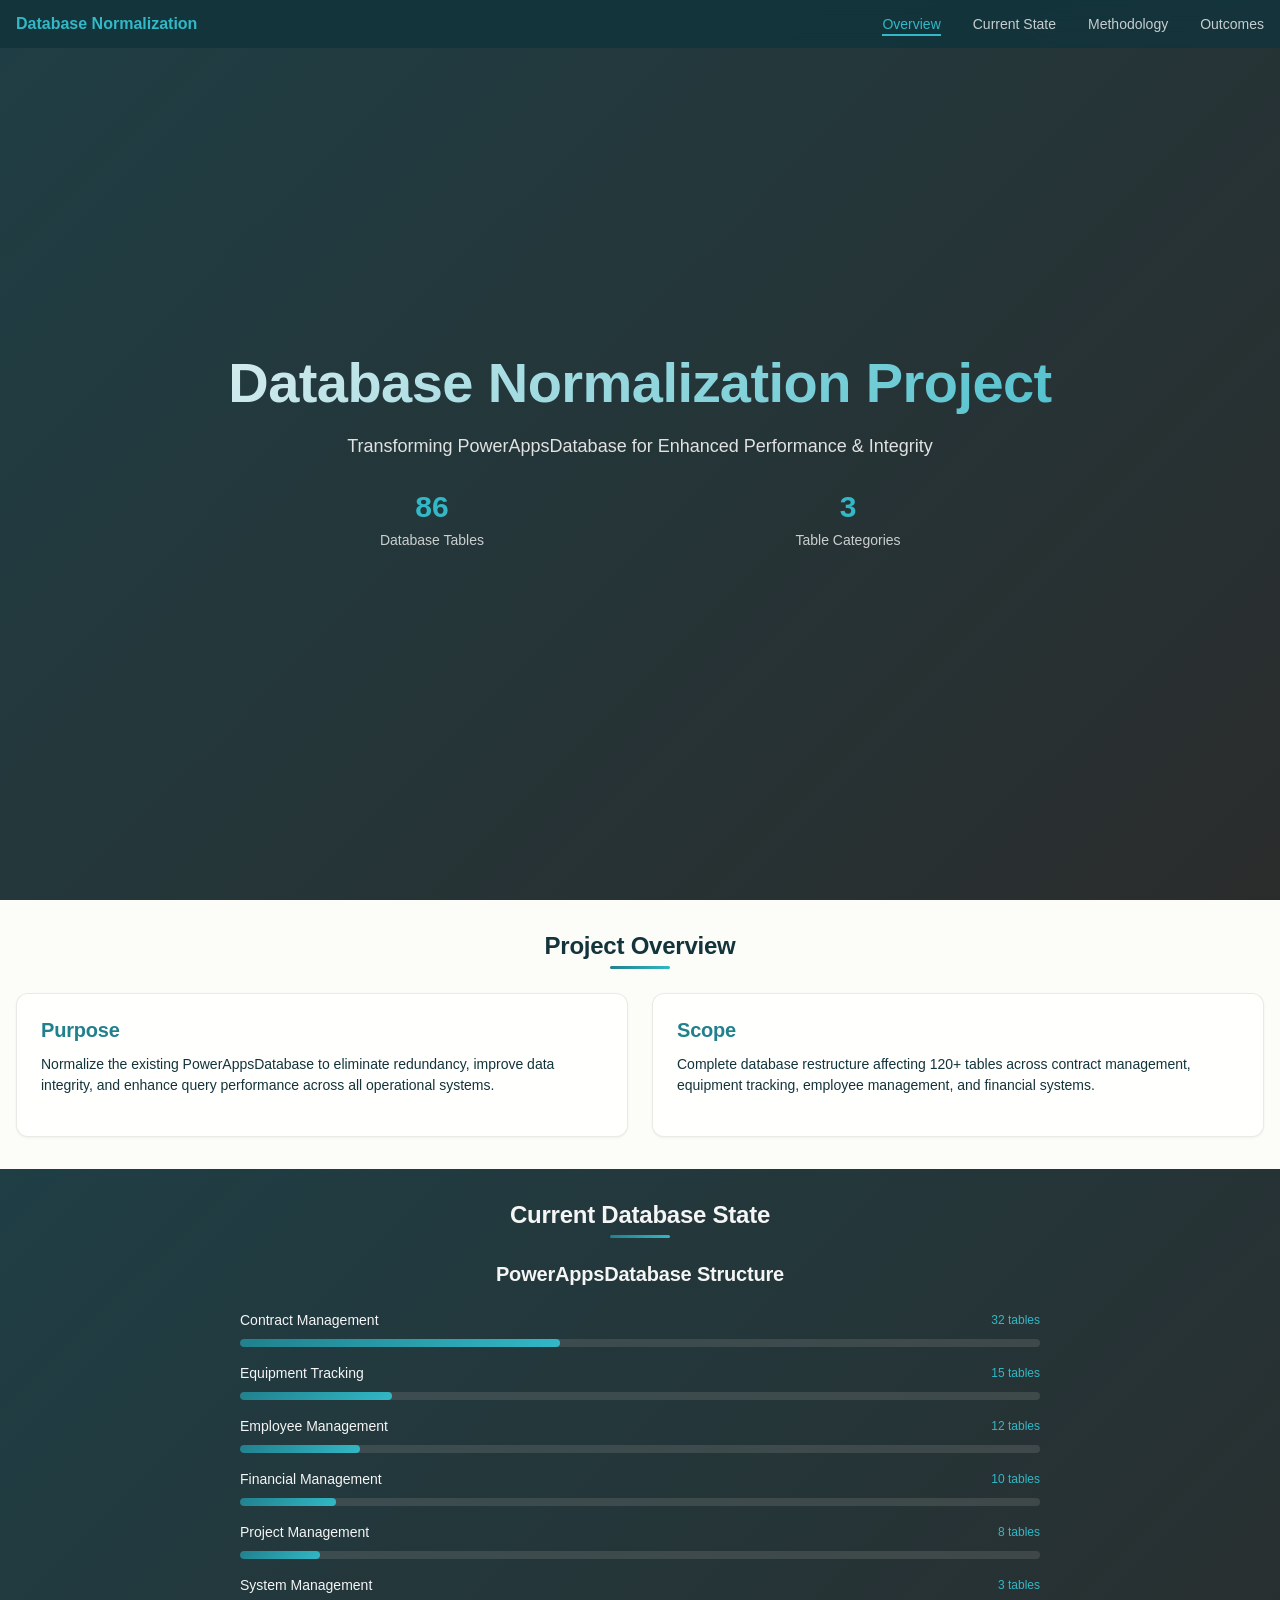
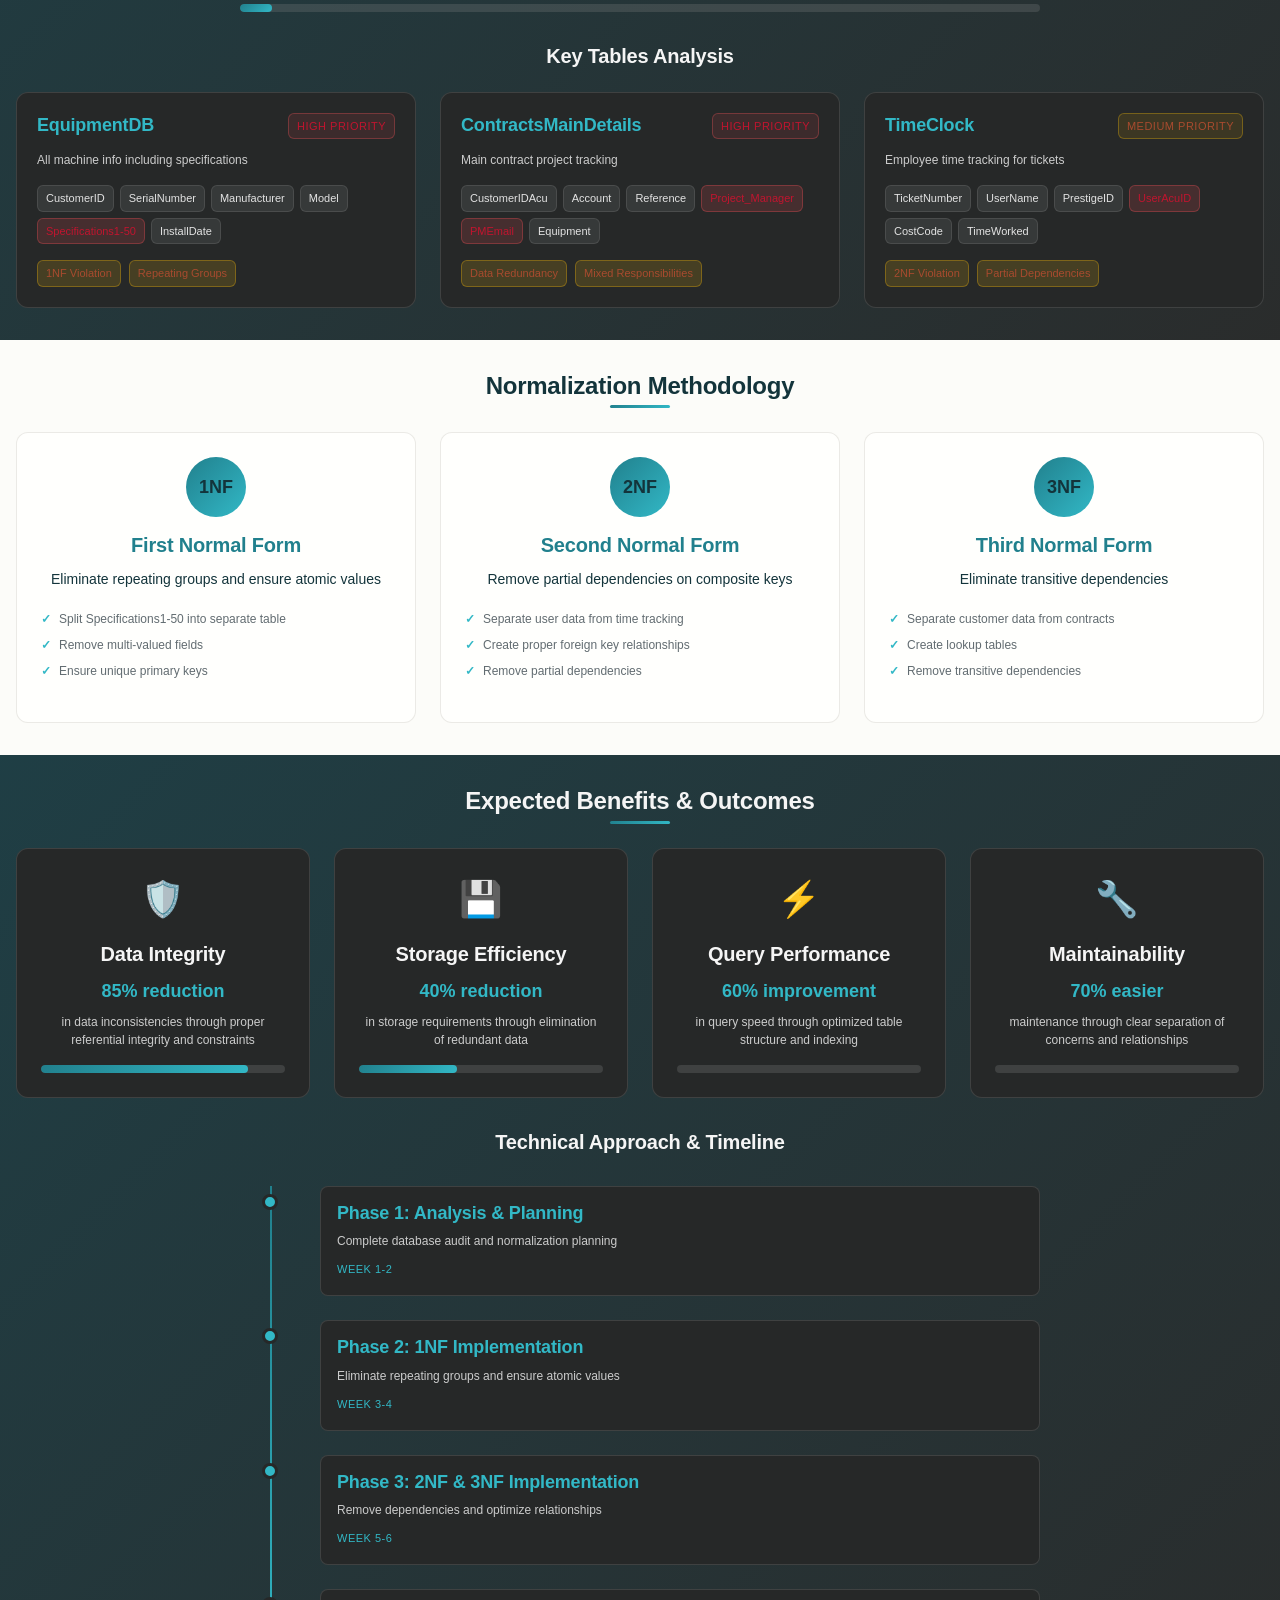
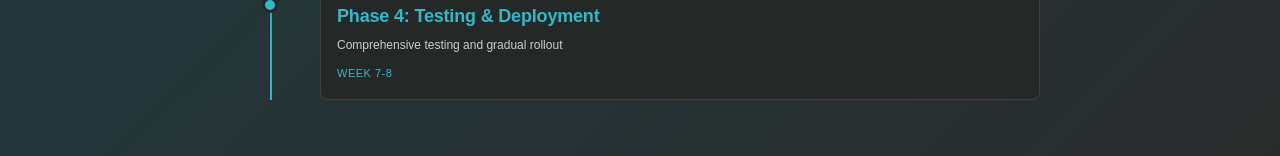
<file: database-normalization/index.html>
<!DOCTYPE html>
<html lang="en">
<head>
    <meta charset="UTF-8">
    <meta name="viewport" content="width=device-width, initial-scale=1.0">
    <title>Database Normalization Project - Internship Presentation</title>
    <link rel="stylesheet" href="style.css">
</head>
<body>
    <!-- Navigation -->
    <nav class="navbar" id="navbar">
        <div class="nav-container">
            <div class="nav-brand">Database Normalization</div>
            <ul class="nav-menu">
                <li><a href="#hero" class="nav-link">Overview</a></li>
                <li><a href="#current-state" class="nav-link">Current State</a></li>
                <li><a href="#methodology" class="nav-link">Methodology</a></li>
                <li><a href="#outcomes" class="nav-link">Outcomes</a></li>
            </ul>
        </div>
    </nav>

    <!-- Page 1: Project Overview & Current State -->
    <!-- Hero Section -->
    <section id="hero" class="hero-section">
        <div class="container">
            <div class="hero-content">
                <h1 class="hero-title">Database Normalization Project</h1>
                <p class="hero-subtitle">Transforming PowerAppsDatabase for Enhanced Performance & Integrity</p>
                <div class="hero-stats">
                    <div class="stat-item">
                        <span class="stat-number" data-target="120">0</span>
                        <span class="stat-label">Database Tables</span>
                    </div>
                    <div class="stat-item">
                        <span class="stat-number" data-target="6">0</span>
                        <span class="stat-label">Table Categories</span>
                    </div>
                </div>
            </div>
        </div>
    </section>

    <!-- Project Overview -->
    <section id="overview" class="section">
        <div class="container">
            <h2 class="section-title">Project Overview</h2>
            <div class="overview-grid">
                <div class="overview-card">
                    <h3>Purpose</h3>
                    <p>Normalize the existing PowerAppsDatabase to eliminate redundancy, improve data integrity, and enhance query performance across all operational systems.</p>
                </div>
                <div class="overview-card">
                    <h3>Scope</h3>
                    <p>Complete database restructure affecting 120+ tables across contract management, equipment tracking, employee management, and financial systems.</p>
                </div>
            </div>
        </div>
    </section>

    <!-- Current Database State -->
    <section id="current-state" class="section bg-dark">
        <div class="container">
            <h2 class="section-title">Current Database State</h2>
            <div class="database-visualization">
                <div class="database-overview">
                    <h3>PowerAppsDatabase Structure</h3>
                    <div class="table-categories">
                        <div class="category-item" data-category="Contract Management">
                            <div class="category-header">
                                <span class="category-name">Contract Management</span>
                                <span class="category-count">32 tables</span>
                            </div>
                            <div class="category-bar">
                                <div class="category-progress" data-width="40"></div>
                            </div>
                        </div>
                        <div class="category-item" data-category="Equipment Tracking">
                            <div class="category-header">
                                <span class="category-name">Equipment Tracking</span>
                                <span class="category-count">15 tables</span>
                            </div>
                            <div class="category-bar">
                                <div class="category-progress" data-width="19"></div>
                            </div>
                        </div>
                        <div class="category-item" data-category="Employee Management">
                            <div class="category-header">
                                <span class="category-name">Employee Management</span>
                                <span class="category-count">12 tables</span>
                            </div>
                            <div class="category-bar">
                                <div class="category-progress" data-width="15"></div>
                            </div>
                        </div>
                        <div class="category-item" data-category="Financial Management">
                            <div class="category-header">
                                <span class="category-name">Financial Management</span>
                                <span class="category-count">10 tables</span>
                            </div>
                            <div class="category-bar">
                                <div class="category-progress" data-width="12"></div>
                            </div>
                        </div>
                        <div class="category-item" data-category="Project Management">
                            <div class="category-header">
                                <span class="category-name">Project Management</span>
                                <span class="category-count">8 tables</span>
                            </div>
                            <div class="category-bar">
                                <div class="category-progress" data-width="10"></div>
                            </div>
                        </div>
                        <div class="category-item" data-category="System Management">
                            <div class="category-header">
                                <span class="category-name">System Management</span>
                                <span class="category-count">3 tables</span>
                            </div>
                            <div class="category-bar">
                                <div class="category-progress" data-width="4"></div>
                            </div>
                        </div>
                    </div>
                </div>
            </div>

            <!-- Sample Tables Showcase -->
            <div class="tables-showcase">
                <h3>Key Tables Analysis</h3>
                <div class="tables-grid">
                    <div class="table-card">
                        <div class="table-header">
                            <h4>EquipmentDB</h4>
                            <span class="severity-badge high">High Priority</span>
                        </div>
                        <p class="table-description">All machine info including specifications</p>
                        <div class="table-columns">
                            <span class="column-tag">CustomerID</span>
                            <span class="column-tag">SerialNumber</span>
                            <span class="column-tag">Manufacturer</span>
                            <span class="column-tag">Model</span>
                            <span class="column-tag problem">Specifications1-50</span>
                            <span class="column-tag">InstallDate</span>
                        </div>
                        <div class="table-issues">
                            <span class="issue-tag">1NF Violation</span>
                            <span class="issue-tag">Repeating Groups</span>
                        </div>
                    </div>

                    <div class="table-card">
                        <div class="table-header">
                            <h4>ContractsMainDetails</h4>
                            <span class="severity-badge high">high Priority</span>
                        </div>
                        <p class="table-description">Main contract project tracking</p>
                        <div class="table-columns">
                            <span class="column-tag">CustomerIDAcu</span>
                            <span class="column-tag">Account</span>
                            <span class="column-tag">Reference</span>
                            <span class="column-tag problem">Project_Manager</span>
                            <span class="column-tag problem">PMEmail</span>
                            <span class="column-tag">Equipment</span>
                        </div>
                        <div class="table-issues">
                            <span class="issue-tag">Data Redundancy</span>
                            <span class="issue-tag">Mixed Responsibilities</span>
                        </div>
                    </div>

                    <div class="table-card">
                        <div class="table-header">
                            <h4>TimeClock</h4>
                            <span class="severity-badge medium">Medium Priority</span>
                        </div>
                        <p class="table-description">Employee time tracking for tickets</p>
                        <div class="table-columns">
                            <span class="column-tag">TicketNumber</span>
                            <span class="column-tag">UserName</span>
                            <span class="column-tag">PrestigeID</span>
                            <span class="column-tag problem">UserAcuID</span>
                            <span class="column-tag">CostCode</span>
                            <span class="column-tag">TimeWorked</span>
                        </div>
                        <div class="table-issues">
                            <span class="issue-tag">2NF Violation</span>
                            <span class="issue-tag">Partial Dependencies</span>
                        </div>
                    </div>
                </div>
            </div>
        </div>
    </section>

    <!-- Page 2: Approach & Expected Outcomes -->
    
    <!-- Normalization Methodology -->
    <section id="methodology" class="section">
        <div class="container">
            <h2 class="section-title">Normalization Methodology</h2>
            <div class="methodology-steps">
                <div class="step-card">
                    <div class="step-number">1NF</div>
                    <div class="step-content">
                        <h3>First Normal Form</h3>
                        <p>Eliminate repeating groups and ensure atomic values</p>
                        <ul class="step-actions">
                            <li>Split Specifications1-50 into separate table</li>
                            <li>Remove multi-valued fields</li>
                            <li>Ensure unique primary keys</li>
                        </ul>
                    </div>
                </div>
                <div class="step-card">
                    <div class="step-number">2NF</div>
                    <div class="step-content">
                        <h3>Second Normal Form</h3>
                        <p>Remove partial dependencies on composite keys</p>
                        <ul class="step-actions">
                            <li>Separate user data from time tracking</li>
                            <li>Create proper foreign key relationships</li>
                            <li>Remove partial dependencies</li>
                        </ul>
                    </div>
                </div>
                <div class="step-card">
                    <div class="step-number">3NF</div>
                    <div class="step-content">
                        <h3>Third Normal Form</h3>
                        <p>Eliminate transitive dependencies</p>
                        <ul class="step-actions">
                            <li>Separate customer data from contracts</li>
                            <li>Create lookup tables</li>
                            <li>Remove transitive dependencies</li>
                        </ul>
                    </div>
                </div>
            </div>
        </div>
    </section>

    <!-- Expected Outcomes -->
    <section id="outcomes" class="section bg-dark">
        <div class="container">
            <h2 class="section-title">Expected Benefits & Outcomes</h2>
            <div class="benefits-grid">
                <div class="benefit-card">
                    <div class="benefit-icon">🛡️</div>
                    <h3>Data Integrity</h3>
                    <div class="benefit-improvement">85% reduction</div>
                    <p>in data inconsistencies through proper referential integrity and constraints</p>
                    <div class="progress-bar">
                        <div class="progress-fill" data-progress="85"></div>
                    </div>
                </div>
                <div class="benefit-card">
                    <div class="benefit-icon">💾</div>
                    <h3>Storage Efficiency</h3>
                    <div class="benefit-improvement">40% reduction</div>
                    <p>in storage requirements through elimination of redundant data</p>
                    <div class="progress-bar">
                        <div class="progress-fill" data-progress="40"></div>
                    </div>
                </div>
                <div class="benefit-card">
                    <div class="benefit-icon">⚡</div>
                    <h3>Query Performance</h3>
                    <div class="benefit-improvement">60% improvement</div>
                    <p>in query speed through optimized table structure and indexing</p>
                    <div class="progress-bar">
                        <div class="progress-fill" data-progress="60"></div>
                    </div>
                </div>
                <div class="benefit-card">
                    <div class="benefit-icon">🔧</div>
                    <h3>Maintainability</h3>
                    <div class="benefit-improvement">70% easier</div>
                    <p>maintenance through clear separation of concerns and relationships</p>
                    <div class="progress-bar">
                        <div class="progress-fill" data-progress="70"></div>
                    </div>
                </div>
            </div>

            <!-- Technical Approach -->
            <div class="approach-section">
                <h3>Technical Approach & Timeline</h3>
                <div class="approach-timeline">
                    <div class="timeline-item">
                        <div class="timeline-marker"></div>
                        <div class="timeline-content">
                            <h4>Phase 1: Analysis & Planning</h4>
                            <p>Complete database audit and normalization planning</p>
                            <span class="timeline-duration">Week 1-2</span>
                        </div>
                    </div>
                    <div class="timeline-item">
                        <div class="timeline-marker"></div>
                        <div class="timeline-content">
                            <h4>Phase 2: 1NF Implementation</h4>
                            <p>Eliminate repeating groups and ensure atomic values</p>
                            <span class="timeline-duration">Week 3-4</span>
                        </div>
                    </div>
                    <div class="timeline-item">
                        <div class="timeline-marker"></div>
                        <div class="timeline-content">
                            <h4>Phase 3: 2NF & 3NF Implementation</h4>
                            <p>Remove dependencies and optimize relationships</p>
                            <span class="timeline-duration">Week 5-6</span>
                        </div>
                    </div>
                    <div class="timeline-item">
                        <div class="timeline-marker"></div>
                        <div class="timeline-content">
                            <h4>Phase 4: Testing & Deployment</h4>
                            <p>Comprehensive testing and gradual rollout</p>
                            <span class="timeline-duration">Week 7-8</span>
                        </div>
                    </div>
                </div>
            </div>
        </div>
    </section>

    <script src="app.js"></script>
</body>
</html>
</file>
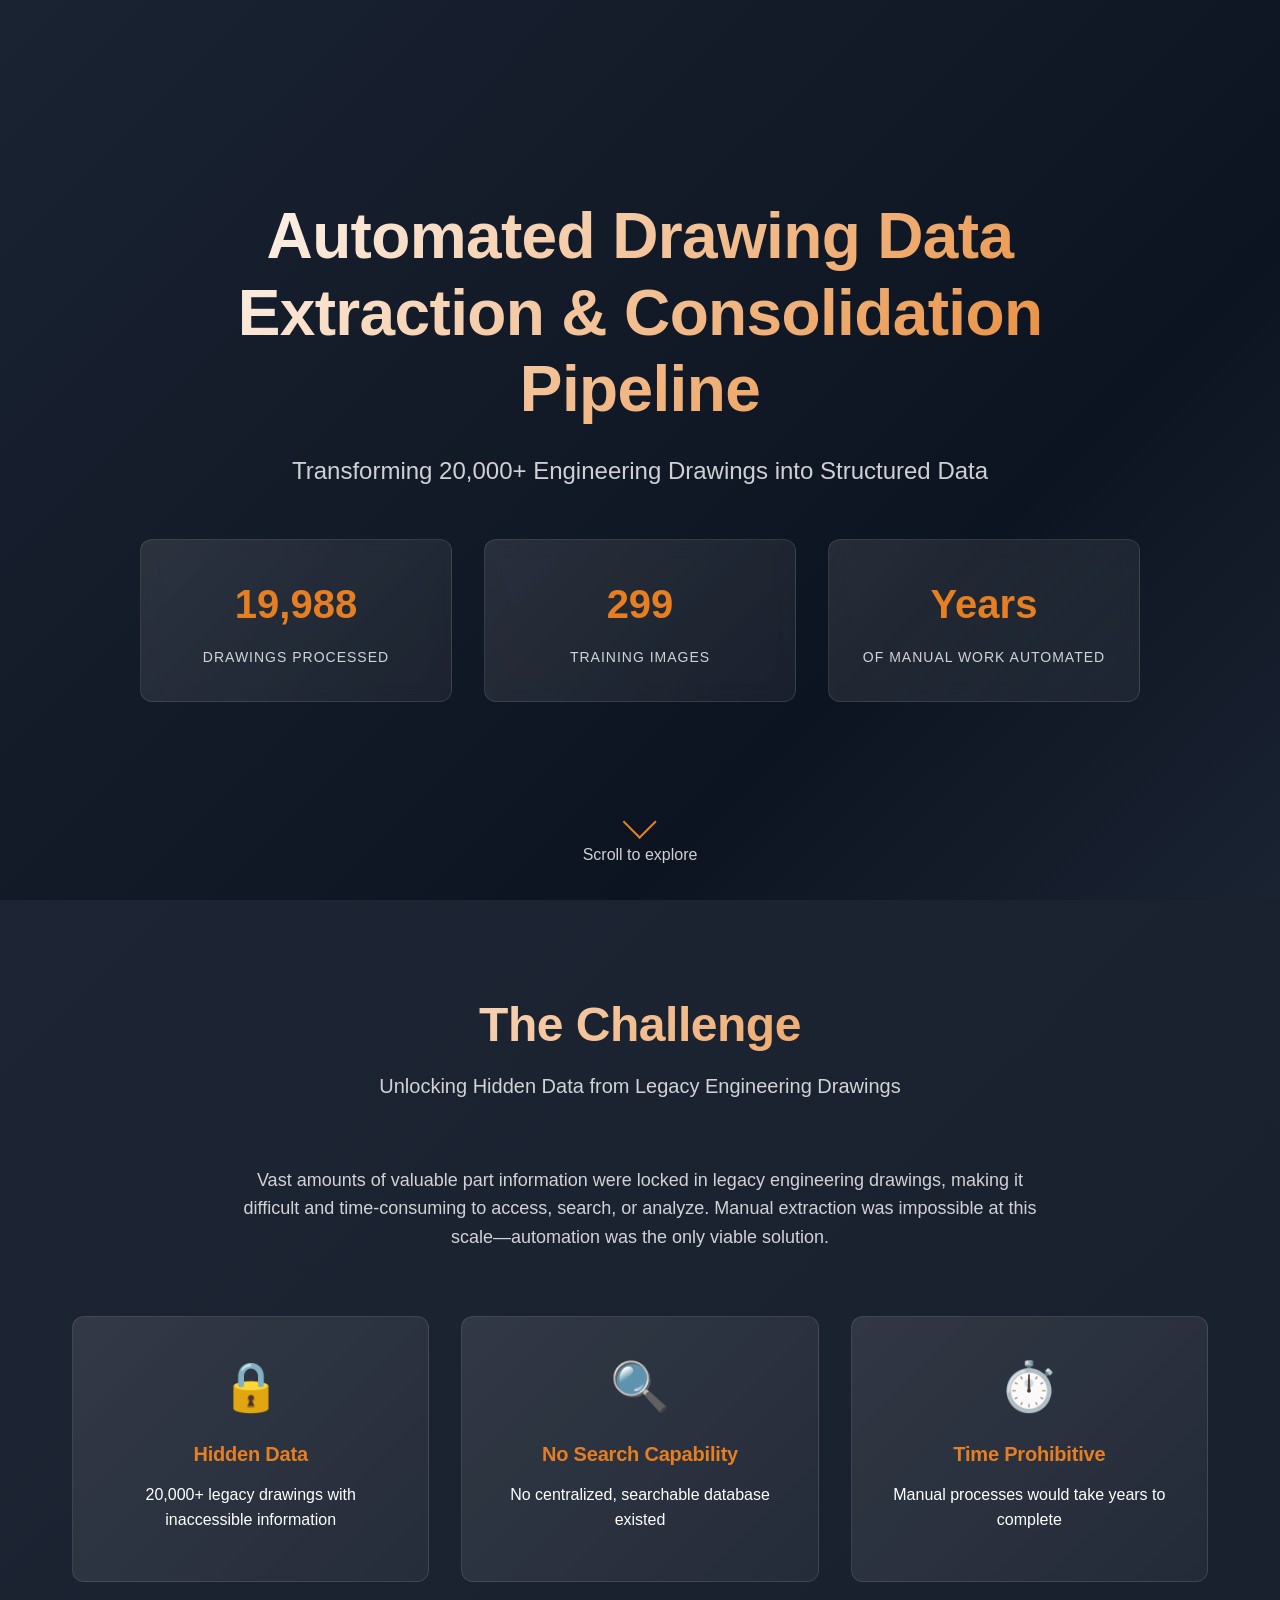
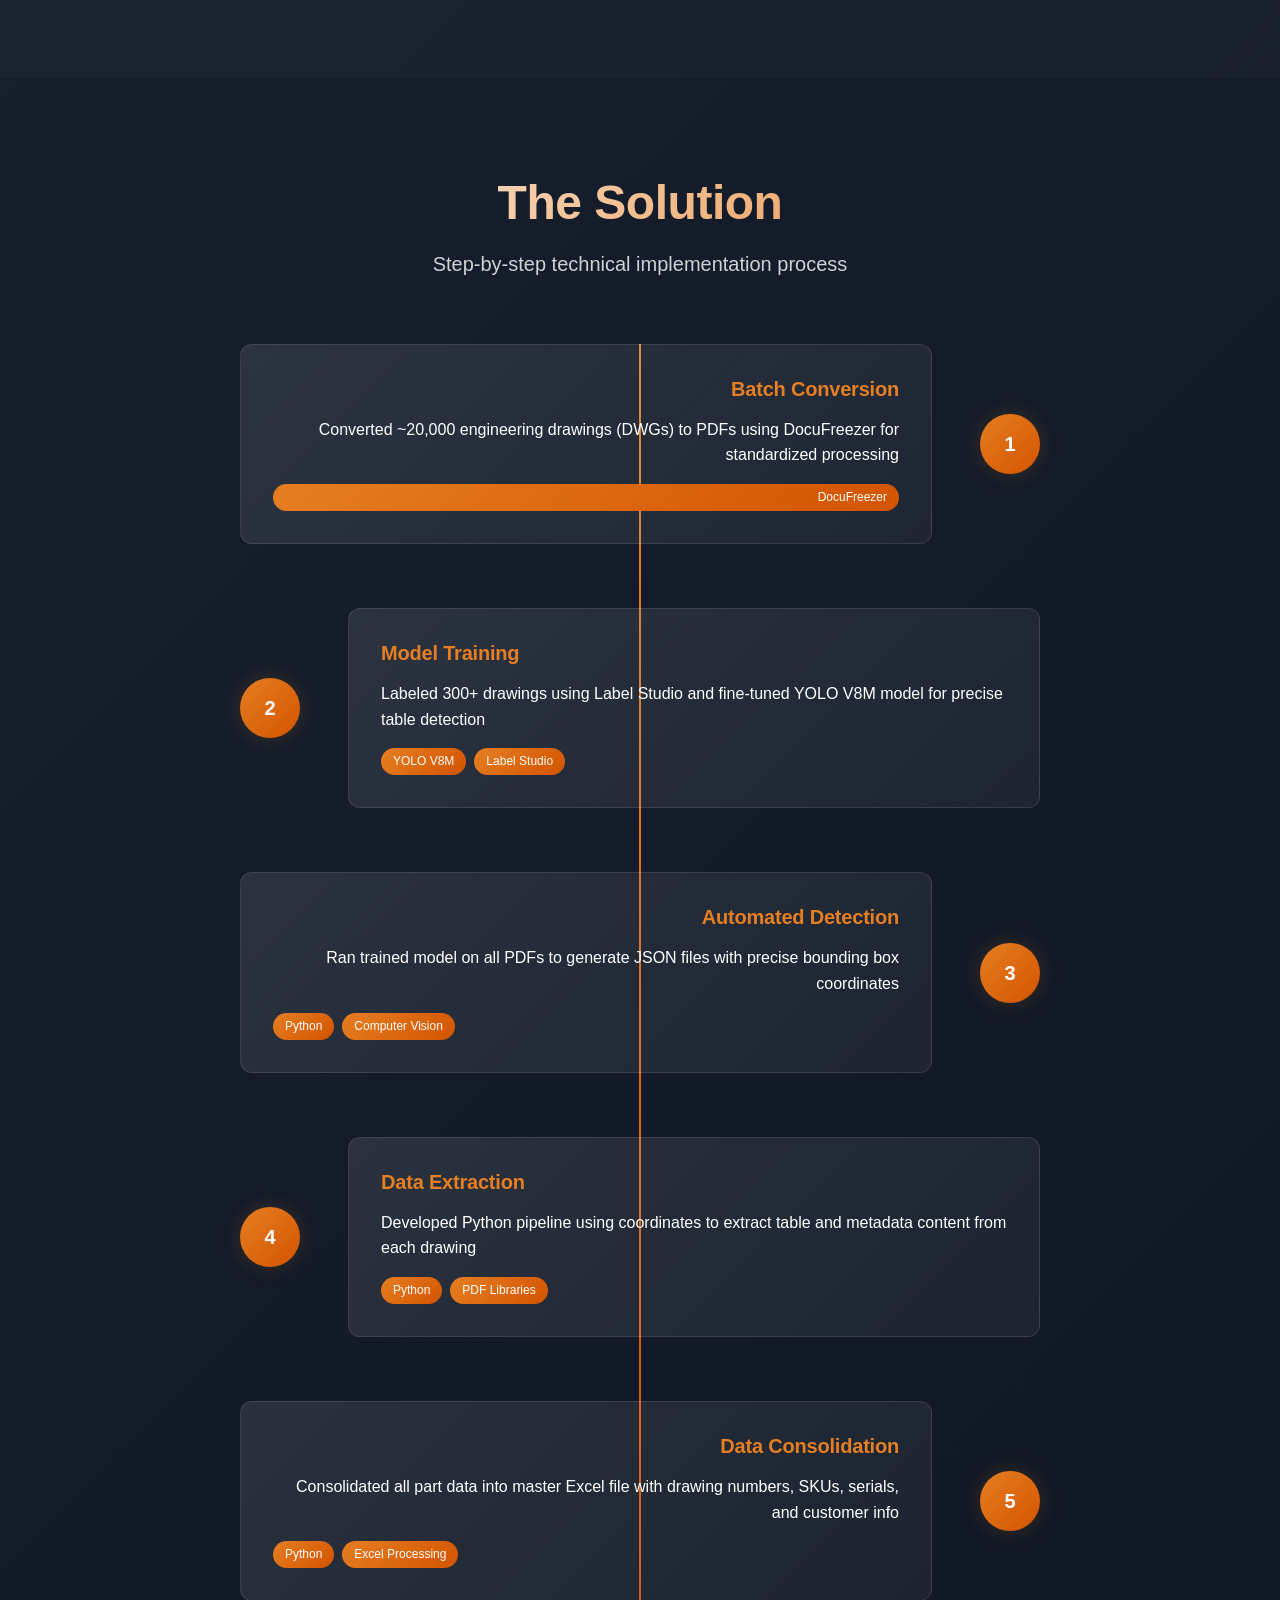
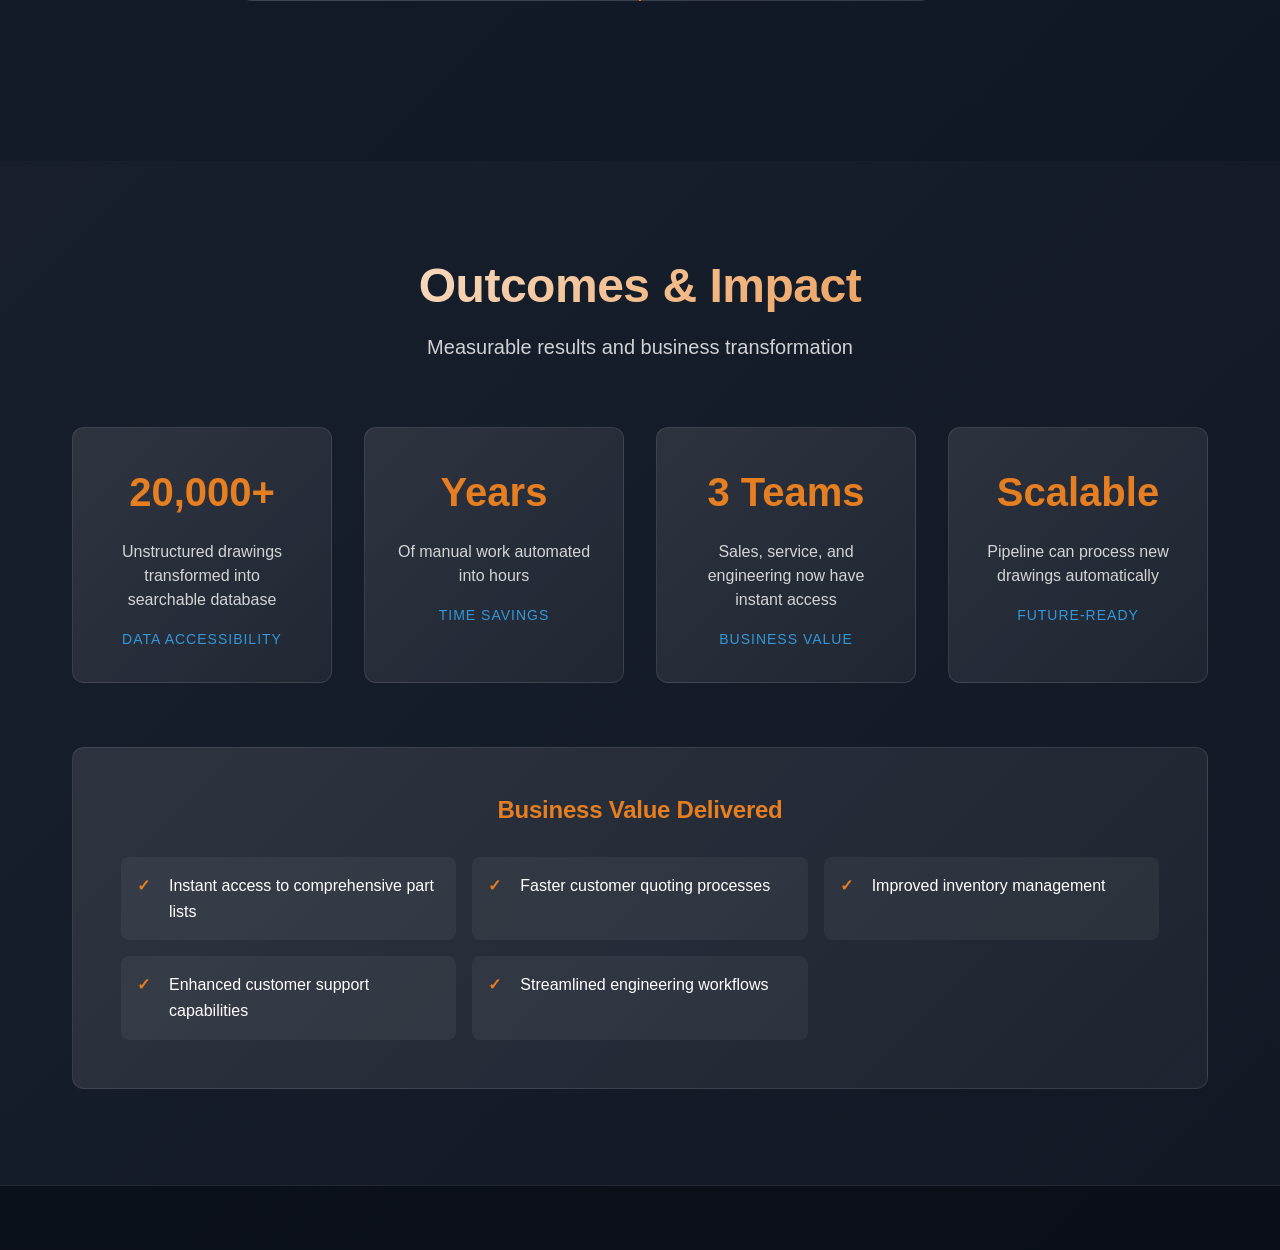
<file: drawing-extraction-pipeline/index.html>
<!DOCTYPE html>
<html lang="en">
<head>
    <meta charset="UTF-8">
    <meta name="viewport" content="width=device-width, initial-scale=1.0">
    <title>Automated Drawing Data Extraction Pipeline</title>
    <link rel="stylesheet" href="style.css">
</head>
<body>

    <!-- Hero Section -->
    <section id="hero" class="hero">
        <div class="hero-content">
            <div class="hero-text fade-in">
                <h1 class="hero-title">Automated Drawing Data Extraction & Consolidation Pipeline</h1>
                <p class="hero-subtitle">Transforming 20,000+ Engineering Drawings into Structured Data</p>
                <div class="hero-metrics">
                    <div class="metric-item">
                        <span class="metric-number" data-target="20000">0</span>
                        <span class="metric-label">Drawings Processed</span>
                    </div>
                    <div class="metric-item">
                        <span class="metric-number" data-target="300">0</span>
                        <span class="metric-label">Training Images</span>
                    </div>
                    <div class="metric-item">
                        <span class="metric-text">Years</span>
                        <span class="metric-label">of Manual Work Automated</span>
                    </div>
                </div>
            </div>
        </div>
        <div class="scroll-indicator">
            <div class="scroll-arrow"></div>
            <span>Scroll to explore</span>
        </div>
    </section>

    <!-- Problem Section -->
    <section id="problem" class="problem section">
        <div class="container">
            <div class="section-header fade-in">
                <h2 class="section-title">The Challenge</h2>
                <p class="section-subtitle">Unlocking Hidden Data from Legacy Engineering Drawings</p>
            </div>
            <div class="problem-content">
                <div class="problem-description fade-in">
                    <p>Vast amounts of valuable part information were locked in legacy engineering drawings, making it difficult and time-consuming to access, search, or analyze. Manual extraction was impossible at this scale—automation was the only viable solution.</p>
                </div>
                <div class="pain-points">
                    <div class="pain-point fade-in" style="--delay: 0.1s">
                        <div class="pain-icon">🔒</div>
                        <h3>Hidden Data</h3>
                        <p>20,000+ legacy drawings with inaccessible information</p>
                    </div>
                    <div class="pain-point fade-in" style="--delay: 0.2s">
                        <div class="pain-icon">🔍</div>
                        <h3>No Search Capability</h3>
                        <p>No centralized, searchable database existed</p>
                    </div>
                    <div class="pain-point fade-in" style="--delay: 0.3s">
                        <div class="pain-icon">⏱️</div>
                        <h3>Time Prohibitive</h3>
                        <p>Manual processes would take years to complete</p>
                    </div>
                    
                </div>
            </div>
        </div>
    </section>

    <!-- Implementation Section -->
    <section id="implementation" class="implementation section">
        <div class="container">
            <div class="section-header fade-in">
                <h2 class="section-title">The Solution</h2>
                <p class="section-subtitle">Step-by-step technical implementation process</p>
            </div>
            <div class="timeline">
                <div class="timeline-item fade-in" style="--delay: 0.1s">
                    <div class="timeline-marker">1</div>
                    <div class="timeline-content">
                        <h3>Batch Conversion</h3>
                        <p>Converted ~20,000 engineering drawings (DWGs) to PDFs using DocuFreezer for standardized processing</p>
                        <div class="tech-tag">DocuFreezer</div>
                    </div>
                </div>
                <div class="timeline-item fade-in" style="--delay: 0.2s">
                    <div class="timeline-marker">2</div>
                    <div class="timeline-content">
                        <h3>Model Training</h3>
                        <p>Labeled 300+ drawings using Label Studio and fine-tuned YOLO V8M model for precise table detection</p>
                        <div class="tech-tags">
                            <span class="tech-tag">YOLO V8M</span>
                            <span class="tech-tag">Label Studio</span>
                        </div>
                    </div>
                </div>
                <div class="timeline-item fade-in" style="--delay: 0.3s">
                    <div class="timeline-marker">3</div>
                    <div class="timeline-content">
                        <h3>Automated Detection</h3>
                        <p>Ran trained model on all PDFs to generate JSON files with precise bounding box coordinates</p>
                        <div class="tech-tags">
                            <span class="tech-tag">Python</span>
                            <span class="tech-tag">Computer Vision</span>
                        </div>
                    </div>
                </div>
                <div class="timeline-item fade-in" style="--delay: 0.4s">
                    <div class="timeline-marker">4</div>
                    <div class="timeline-content">
                        <h3>Data Extraction</h3>
                        <p>Developed Python pipeline using coordinates to extract table and metadata content from each drawing</p>
                        <div class="tech-tags">
                            <span class="tech-tag">Python</span>
                            <span class="tech-tag">PDF Libraries</span>
                        </div>
                    </div>
                </div>
                <div class="timeline-item fade-in" style="--delay: 0.5s">
                    <div class="timeline-marker">5</div>
                    <div class="timeline-content">
                        <h3>Data Consolidation</h3>
                        <p>Consolidated all part data into master Excel file with drawing numbers, SKUs, serials, and customer info</p>
                        <div class="tech-tags">
                            <span class="tech-tag">Python</span>
                            <span class="tech-tag">Excel Processing</span>
                        </div>
                    </div>
                </div>
            </div>
        </div>
    </section>

    <!-- Outcomes Section -->
    <section id="outcomes" class="outcomes section">
        <div class="container">
            <div class="section-header fade-in">
                <h2 class="section-title">Outcomes & Impact</h2>
                <p class="section-subtitle">Measurable results and business transformation</p>
            </div>
            <div class="outcomes-grid">
                <div class="outcome-card fade-in" style="--delay: 0.1s">
                    <div class="outcome-metric">20,000+</div>
                    <div class="outcome-description">Unstructured drawings transformed into searchable database</div>
                    <div class="outcome-impact">Data Accessibility</div>
                </div>
                <div class="outcome-card fade-in" style="--delay: 0.2s">
                    <div class="outcome-metric">Years</div>
                    <div class="outcome-description">Of manual work automated into hours</div>
                    <div class="outcome-impact">Time Savings</div>
                </div>
                <div class="outcome-card fade-in" style="--delay: 0.3s">
                    <div class="outcome-metric">3 Teams</div>
                    <div class="outcome-description">Sales, service, and engineering now have instant access</div>
                    <div class="outcome-impact">Business Value</div>
                </div>
                <div class="outcome-card fade-in" style="--delay: 0.4s">
                    <div class="outcome-metric">Scalable</div>
                    <div class="outcome-description">Pipeline can process new drawings automatically</div>
                    <div class="outcome-impact">Future-Ready</div>
                </div>
            </div>
            <div class="business-value fade-in">
                <h3>Business Value Delivered</h3>
                <ul class="value-list">
                    <li>Instant access to comprehensive part lists</li>
                    <li>Faster customer quoting processes</li>
                    <li>Improved inventory management</li>
                    <li>Enhanced customer support capabilities</li>
                    <li>Streamlined engineering workflows</li>
                </ul>
            </div>
        </div>
    </section>

    <!-- Footer -->
    <footer class="footer">
        <div class="container">
            <div class="footer-content">

            </div>
        </div>
    </footer>

    <script src="app.js"></script>
</body>
</html>
</file>
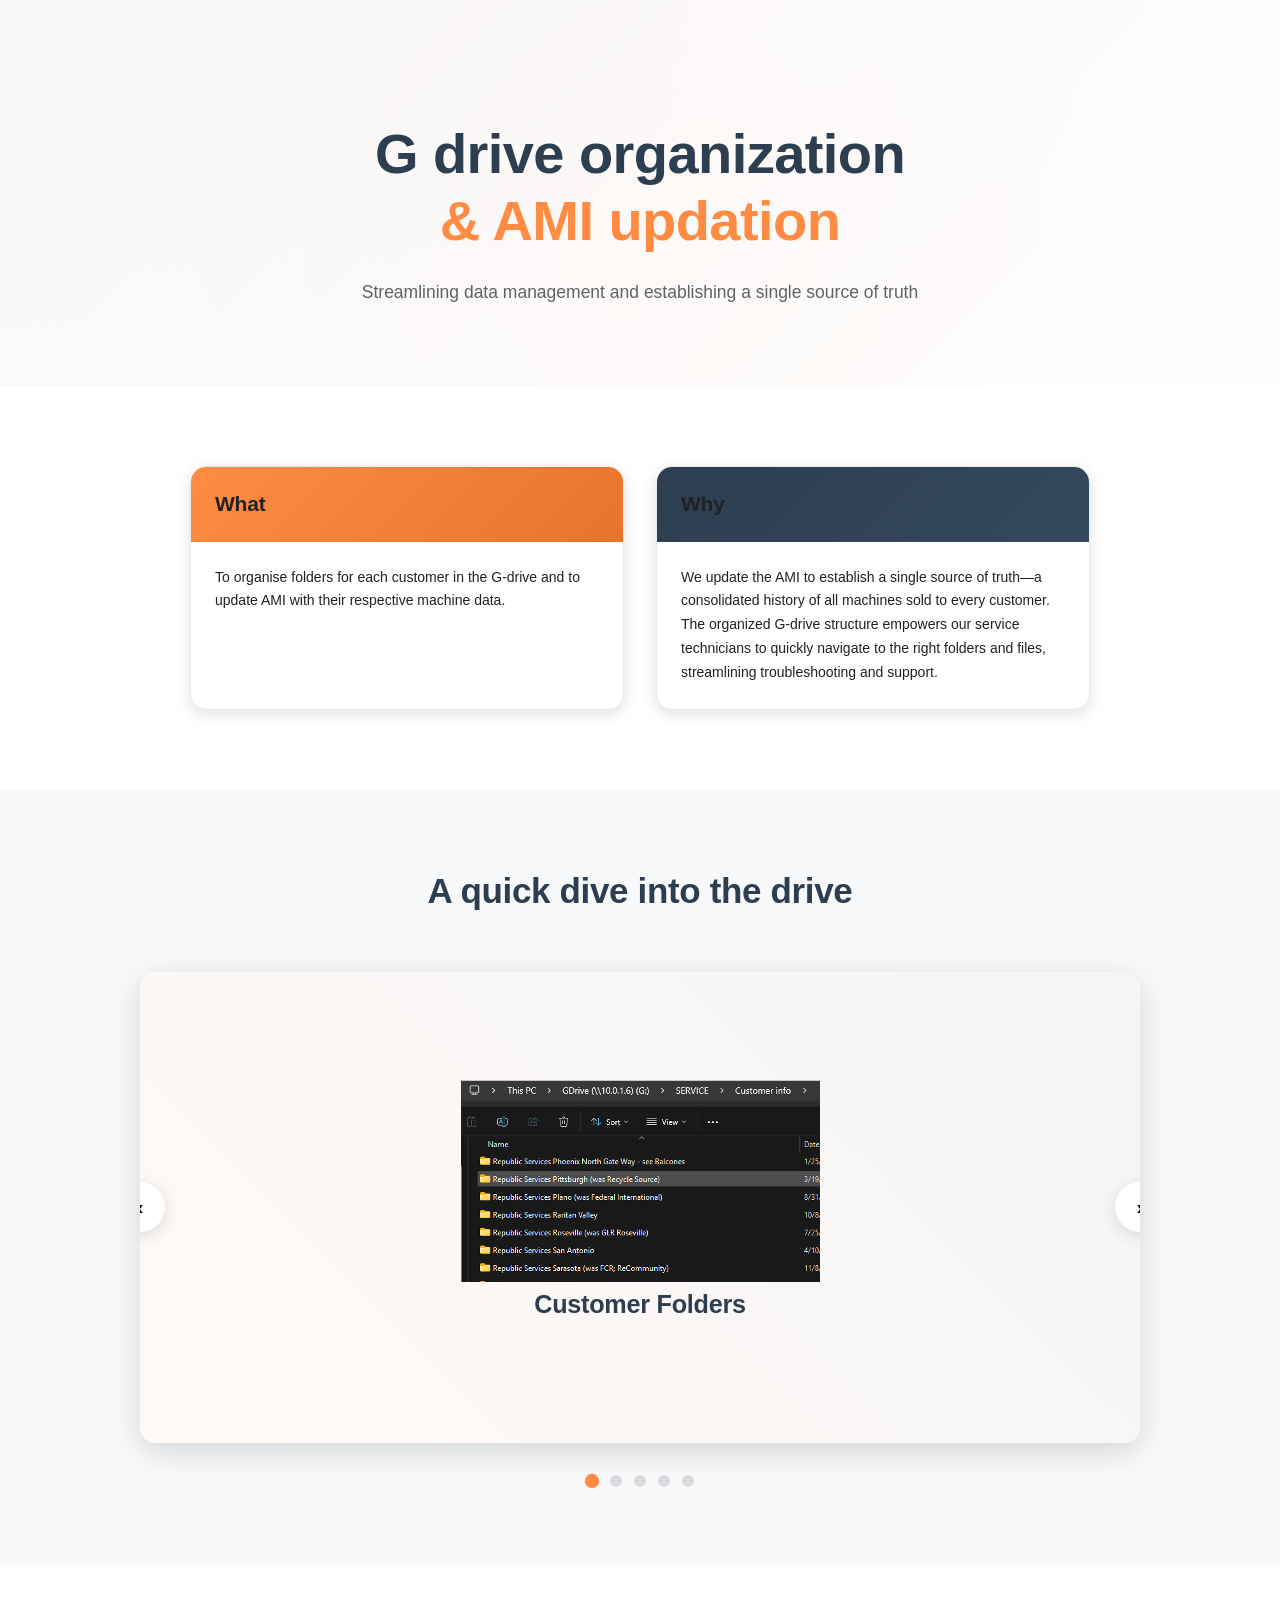
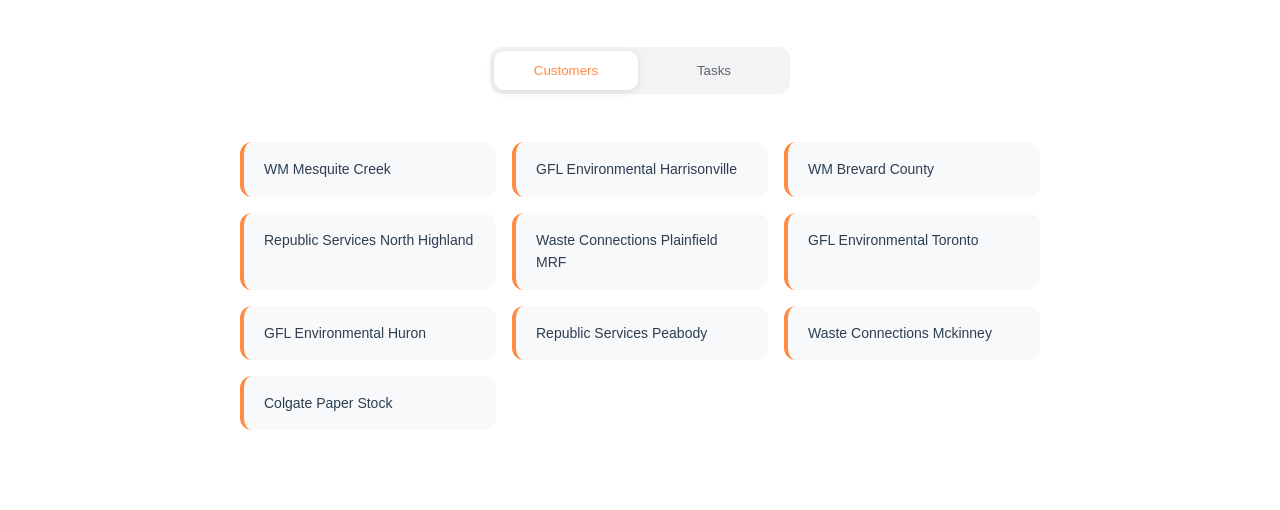
<file: gdrive-ami-showcase/index.html>
<!DOCTYPE html>
<html lang="en">
<head>
    <meta charset="UTF-8">
    <meta name="viewport" content="width=device-width, initial-scale=1.0">
    <title>G Drive Organization & AMI Updation - Van Dyk</title>
    <link rel="stylesheet" href="style.css">
</head>
<body>
    <!-- Page 1: Project Overview -->
    <div id="page1" class="page active">
        <!-- Hero Section -->
        <section class="hero">
            <div class="container">
                <div class="hero__content">
                    <h1 class="hero__title animate-fade-in">
                        <span class="title-line">G drive organization</span>
                        <span class="title-line">& AMI updation</span>
                    </h1>
                    <div class="hero__subtitle animate-fade-in delay-1">
                        Streamlining data management and establishing a single source of truth
                    </div>
                </div>
            </div>
        </section>

        <!-- What & Why Section -->
        <section class="overview">
            <div class="container">
                <div class="overview__grid">
                    <div class="card what-card animate-slide-up">
                        <div class="card__header">
                            <h3 class="card__title">What</h3>
                        </div>
                        <div class="card__body">
                            <p>To organise folders for each customer in the G-drive and to update AMI with their respective machine data.</p>
                        </div>
                    </div>
                    <div class="card why-card animate-slide-up delay-2">
                        <div class="card__header">
                            <h3 class="card__title">Why</h3>
                        </div>
                        <div class="card__body">
                            <p>We update the AMI to establish a single source of truth—a consolidated history of all machines sold to every customer. The organized G-drive structure empowers our service technicians to quickly navigate to the right folders and files, streamlining troubleshooting and support.</p>
                        </div>
                    </div>
                </div>
            </div>
        </section>

        <!-- Carousel Section -->
        <section class="carousel-section">
            <div class="container">
                <h2 class="section-title animate-fade-in">A quick dive into the drive</h2>
                <div class="carousel-container">
                    <div class="carousel-wrapper">
                        <div class="carousel-track" id="carouselTrack">
                            <!-- Carousel items will be populated by JavaScript -->
                        </div>
                        <button class="carousel-btn carousel-btn--prev" id="prevBtn">
                            <span class="carousel-btn__icon">‹</span>
                        </button>
                        <button class="carousel-btn carousel-btn--next" id="nextBtn">
                            <span class="carousel-btn__icon">›</span>
                        </button>
                    </div>
                    <div class="carousel-indicators" id="carouselIndicators">
                        <!-- Indicators will be populated by JavaScript -->
                    </div>
                </div>
            </div>
        </section>

        <!-- Customers & Tasks Section -->
        <section class="data-section">
            <div class="container">
                <div class="toggle-tabs">
                    <button class="tab-btn active" data-tab="customers">Customers</button>
                    <button class="tab-btn" data-tab="tasks">Tasks</button>
                </div>
                
                <div class="tab-content">
                    <div id="customers" class="tab-pane active">
                        <div class="data-grid" id="customersGrid">
                            <!-- Customers will be populated by JavaScript -->
                        </div>
                    </div>
                    <div id="tasks" class="tab-pane">
                        <div class="data-list" id="tasksList">
                            <!-- Tasks will be populated by JavaScript -->
                        </div>
                    </div>
                </div>
            </div>
        </section>
    </div>

    <!-- Page 2: Detailed Implementation -->
    <div id="page2" class="page">
        <!-- Process Flow Section -->
        <section class="process-flow">
            <div class="container">
                <h1 class="page-title animate-fade-in">Implementation Process</h1>
                
                <div class="flow-diagram">
                    <div class="flow-step animate-slide-up">
                        <div class="step-number">1</div>
                        <div class="step-content">
                            <h3>Analysis & Planning</h3>
                            <p>Assessed current G-drive structure and AMI database requirements</p>
                        </div>
                    </div>
                    
                    <div class="flow-step animate-slide-up delay-1">
                        <div class="step-number">2</div>
                        <div class="step-content">
                            <h3>Folder Organization</h3>
                            <p>Created systematic folder structure for each customer and machine type</p>
                        </div>
                    </div>
                    
                    <div class="flow-step animate-slide-up delay-2">
                        <div class="step-number">3</div>
                        <div class="step-content">
                            <h3>Data Migration</h3>
                            <p>Moved manuals, drawings, and documentation to appropriate folders</p>
                        </div>
                    </div>
                    
                    <div class="flow-step animate-slide-up delay-3">
                        <div class="step-number">4</div>
                        <div class="step-content">
                            <h3>AMI Integration</h3>
                            <p>Updated AMI database with machine specifications and customer data</p>
                        </div>
                    </div>
                </div>
            </div>
        </section>

        <!-- Technical Details Section -->
        <section class="technical-details">
            <div class="container">
                <div class="details-grid">
                    <div class="detail-card animate-fade-in">
                        <h3>Benefits Achieved</h3>
                        <ul>
                            <li>Reduced file search time by 70%</li>
                            <li>Established single source of truth</li>
                            <li>Improved technician efficiency</li>
                            <li>Enhanced customer support quality</li>
                        </ul>
                    </div>
                    
                    <div class="detail-card animate-fade-in delay-1">
                        <h3>Key Metrics</h3>
                        <ul>
                            <li>10 major customers organized</li>
                            <li>7 core tasks completed</li>
                            <li>100+ machine records updated</li>
                            <li>Systematic documentation achieved</li>
                        </ul>
                    </div>
                </div>
                
                <div class="back-link">
                    <a href="#" class="btn btn--outline" data-page="page1">← Back to Overview</a>
                </div>
            </div>
        </section>
    </div>

    <script src="app.js"></script>
</body>
</html>
</file>
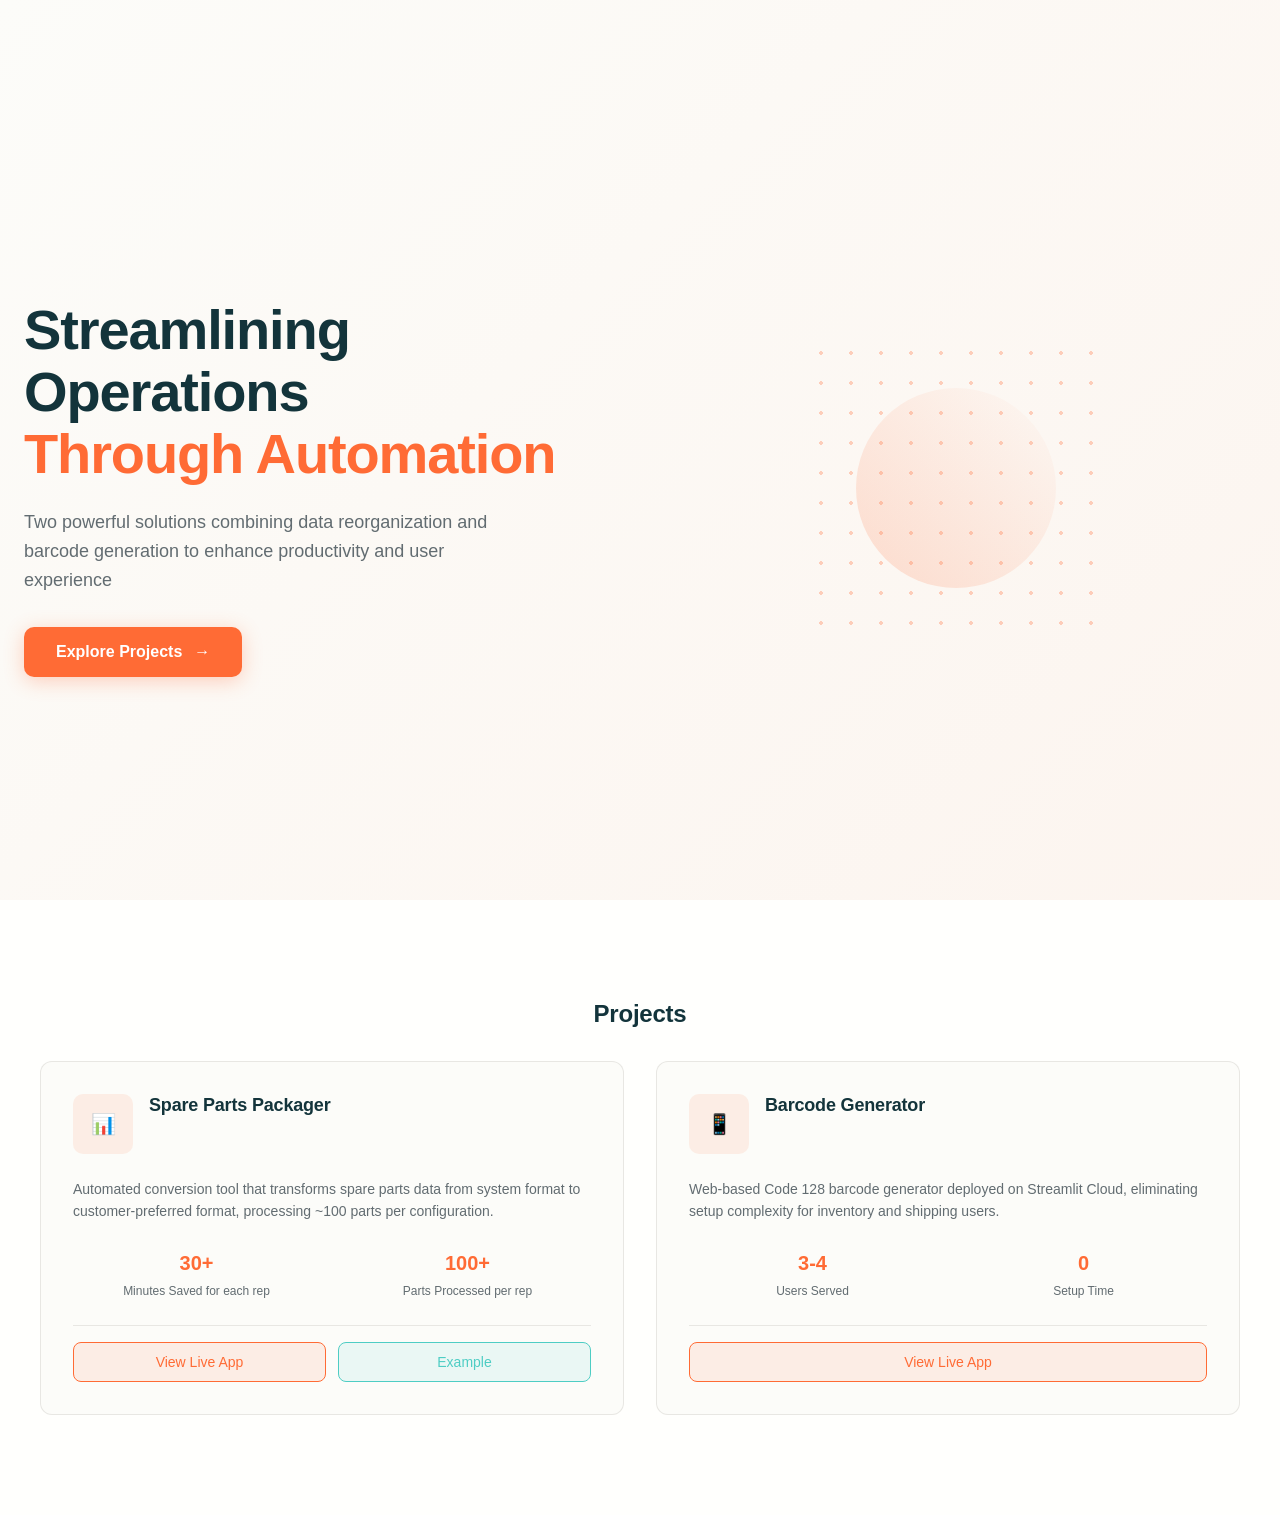
<file: internship-projects/index.html>
<!DOCTYPE html>
<html lang="en">
<head>
    <meta charset="UTF-8">
    <meta name="viewport" content="width=device-width, initial-scale=1.0">
    <title>Automation Solutions - Internship Projects</title>
    <link rel="stylesheet" href="style.css">
</head>
<body>

    <!-- Page 1: Overview -->
    <div id="overview-page" class="page active">
        <!-- Hero Section -->
        <section class="hero">
            <div class="hero-content">
                <div class="hero-text">
                    <h1 class="hero-title">
                        <span class="title-line">Streamlining Operations</span>
                        <span class="title-line accent">Through Automation</span>
                    </h1>
                    <p class="hero-subtitle">
                        Two powerful solutions combining data reorganization and barcode generation to enhance productivity and user experience
                    </p>
                    <button class="cta-button" data-page="details">
                        Explore Projects
                        <span class="button-arrow">→</span>
                    </button>
                </div>
                <div class="hero-visual">
                    <div class="geometric-pattern">
                        <div class="dot-grid"></div>
                        <div class="orange-accent"></div>
                    </div>
                </div>
            </div>
        </section>

        <!-- Projects Overview -->
        <section class="projects-overview">
            <div class="container">
                <h2 class="section-title">Projects</h2>
                <div class="projects-grid">
                    <div class="project-card" data-project="excel">
                        <div class="card-header">
                            <div class="card-icon">
                                <span class="icon-text">📊</span>
                            </div>
                            <h3 class="card-title">Spare Parts Packager</h3>
                        </div>
                        <div class="card-content">
                            <p class="card-description">
                                Automated conversion tool that transforms spare parts data from system format to customer-preferred format, processing ~100 parts per configuration.
                            </p>
                            <div class="card-stats">
                                <div class="stat">
                                    <span class="stat-number">30+</span>
                                    <span class="stat-label">Minutes Saved for each rep</span>
                                </div>
                                <div class="stat">
                                    <span class="stat-number">100+</span>
                                    <span class="stat-label">Parts Processed per rep</span>
                                </div>
                            </div>
                        </div>
                        <div class="card-footer">
                            <a href="https://excel-with-formula-version3.streamlit.app/" target="_blank" class="external-link">
                                View Live App
                            </a>
                            <a href="../Spare Parts List for DB.xlsx" download class="external-link example-btn">
                                Example
                            </a>
                        </div>
                    </div>

                    <div class="project-card" data-project="barcode">
                        <div class="card-header">
                            <div class="card-icon">
                                <span class="icon-text">📱</span>
                            </div>
                            <h3 class="card-title">Barcode Generator</h3>
                        </div>
                        <div class="card-content">
                            <p class="card-description">
                                Web-based Code 128 barcode generator deployed on Streamlit Cloud, eliminating setup complexity for inventory and shipping users.
                            </p>
                            <div class="card-stats">
                                <div class="stat">
                                    <span class="stat-number">3-4</span>
                                    <span class="stat-label">Users Served</span>
                                </div>
                                <div class="stat">
                                    <span class="stat-number">0</span>
                                    <span class="stat-label">Setup Time</span>
                                </div>
                            </div>
                        </div>
                        <div class="card-footer">
                            <a href="https://lpn9gbqdhnb4ncbvqqqhmi.streamlit.app/" target="_blank" class="external-link">
                                View Live App
                            </a>
                        </div>
                    </div>
                </div>
            </div>
        </section>
    </div>

    <!-- Page 2: Detailed View -->
    <div id="details-page" class="page">
        <section class="details-hero">
            <div class="container">
                <h1 class="details-title">Project Deep Dive</h1>
                <p class="details-subtitle">Comprehensive analysis of challenges, solutions, and outcomes</p>
            </div>
        </section>

        <section class="details-content">
            <div class="container">
                <div class="projects-split">
                    <!-- Excel Project Detail -->
                    <div class="project-detail" data-project="excel">
                        <div class="project-header">
                            <h2 class="project-title">Excel Spare Parts Data Reorganizer</h2>
                            <div class="project-tech">Python/Pandas • Web-based Tool</div>
                        </div>

                        <div class="detail-section">
                            <h3 class="section-heading">The Challenge</h3>
                            <div class="challenge-list">
                                <div class="challenge-item">
                                    <span class="challenge-icon">😟</span>
                                    <p>Customers found system format difficult to interpret due to part duplications</p>
                                </div>
                                <div class="challenge-item">
                                    <span class="challenge-icon">🔄</span>
                                    <p>Format mismatch: System organizes by machines, customers prefer consolidated lists</p>
                                </div>
                                <div class="challenge-item">
                                    <span class="challenge-icon">⏱️</span>
                                    <p>Manual bottleneck: Faizan manually reformatted Excel files for each request</p>
                                </div>
                            </div>
                        </div>

                        <div class="detail-section">
                            <h3 class="section-heading">The Solution</h3>
                            <div class="solution-features">
                                <div class="feature-item">
                                    <span class="feature-bullet"></span>
                                    <p>Automated conversion from system format to customer-preferred format</p>
                                </div>
                                <div class="feature-item">
                                    <span class="feature-bullet"></span>
                                    <p>Eliminates duplicate entries and aggregates quantities across machines</p>
                                </div>
                                <div class="feature-item">
                                    <span class="feature-bullet"></span>
                                    <p>Processes ~100 different parts across varying configurations</p>
                                </div>
                            </div>
                        </div>

                        <div class="detail-section">
                            <h3 class="section-heading">Impact & Results</h3>
                            <div class="metrics-grid">
                                <div class="metric-card">
                                    <div class="metric-value" data-value="30">0</div>
                                    <div class="metric-label">Minutes Saved Per Request</div>
                                </div>
                                <div class="metric-card">
                                    <div class="metric-value" data-value="24">0</div>
                                    <div class="metric-label">Max Annual Hours Saved</div>
                                </div>
                            </div>
                        </div>

                        <div class="project-link">
                            <a href="https://excel-with-formula-version3.streamlit.app/" target="_blank" class="btn btn--primary">
                                Launch Application
                            </a>
                        </div>
                    </div>

                    <!-- Barcode Project Detail -->
                    <div class="project-detail" data-project="barcode">
                        <div class="project-header">
                            <h2 class="project-title">Barcode Generator Web Application</h2>
                            <div class="project-tech">Code 128 • Streamlit Cloud</div>
                        </div>

                        <div class="detail-section">
                            <h3 class="section-heading">The Challenge</h3>
                            <div class="challenge-list">
                                <div class="challenge-item">
                                    <span class="challenge-icon">💻</span>
                                    <p>Original script required Python environment setup on each user's system</p>
                                </div>
                                <div class="challenge-item">
                                    <span class="challenge-icon">🚫</span>
                                    <p>Accessibility gap: 3-4 users needed simple, immediate access</p>
                                </div>
                                <div class="challenge-item">
                                    <span class="challenge-icon">🔧</span>
                                    <p>Complex installation barriers limited user adoption</p>
                                </div>
                            </div>
                        </div>

                        <div class="detail-section">
                            <h3 class="section-heading">The Solution</h3>
                            <div class="solution-features">
                                <div class="feature-item">
                                    <span class="feature-bullet"></span>
                                    <p>Converted Python script into accessible web application</p>
                                </div>
                                <div class="feature-item">
                                    <span class="feature-bullet"></span>
                                    <p>Deployed on Streamlit Cloud for universal access</p>
                                </div>
                                <div class="feature-item">
                                    <span class="feature-bullet"></span>
                                    <p>Eliminated setup requirements and technical barriers</p>
                                </div>
                            </div>
                        </div>

                        <div class="detail-section">
                            <h3 class="section-heading">Impact & Results</h3>
                            <div class="metrics-grid">
                                <div class="metric-card">
                                    <div class="metric-value" data-value="4">0</div>
                                    <div class="metric-label">Users Now Served</div>
                                </div>
                                <div class="metric-card">
                                    <div class="metric-value" data-value="100">0</div>
                                    <div class="metric-label">% Setup Time Eliminated</div>
                                </div>
                            </div>
                        </div>

                        <div class="project-link">
                            <a href="https://lpn9gbqdhnb4ncbvqqqhmi.streamlit.app/" target="_blank" class="btn btn--primary">
                                Launch Application
                            </a>
                        </div>
                    </div>
                </div>
            </div>
        </section>
    </div>

    <script src="app.js"></script>
</body>
</html>
</file>
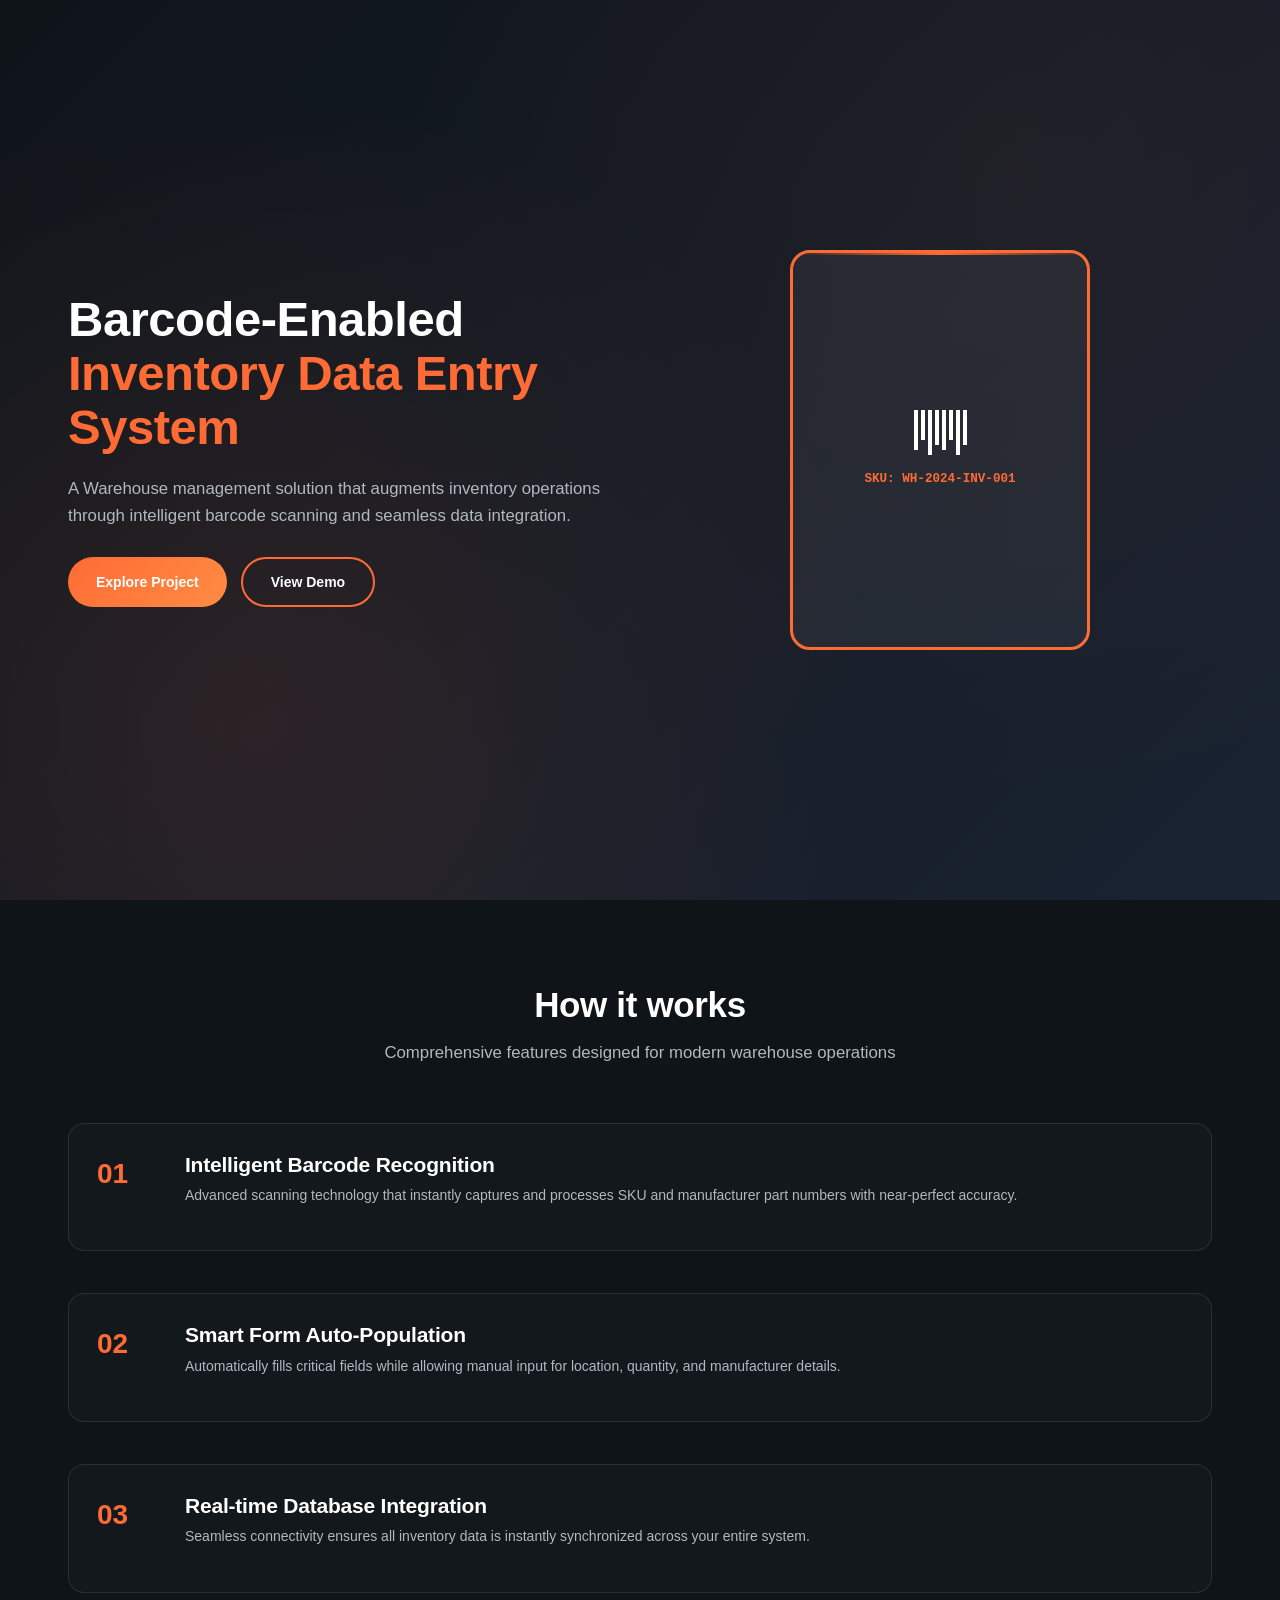
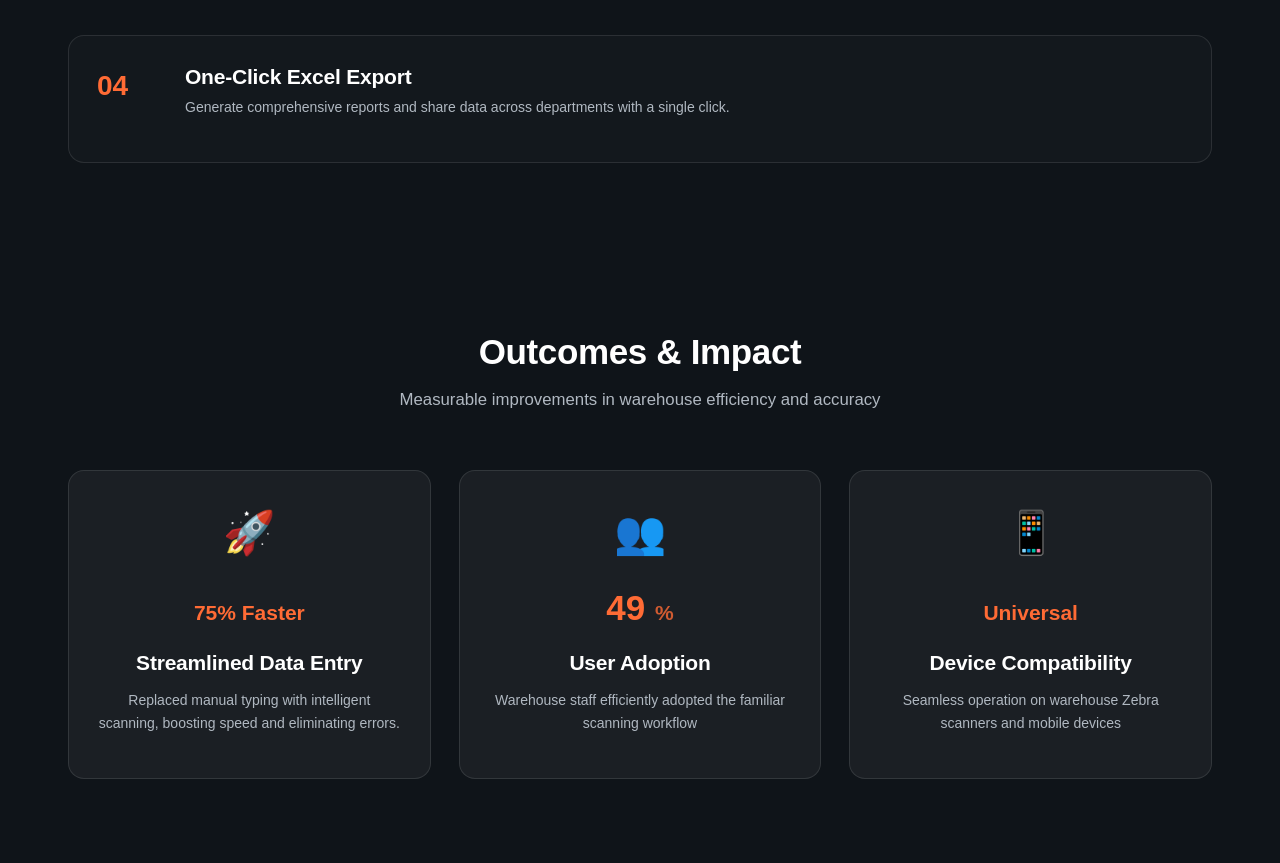
<file: inventory-project-showcase/index.html>
<!DOCTYPE html>
<html lang="en">
<head>
    <meta charset="UTF-8">
    <meta name="viewport" content="width=device-width, initial-scale=1.0">
    <title>Barcode Inventory System - Project Showcase</title>
    <link rel="stylesheet" href="style.css">
</head>
<body>

    <!-- Hero Section -->
    <section id="hero" class="hero">
        <div class="hero-content">
            <div class="hero-text">
                <h1 class="hero-title">
                    <span class="hero-title-main">Barcode-Enabled</span>
                    <span class="hero-title-sub">Inventory Data Entry System</span>
                </h1>
                <p class="hero-description">
                    A Warehouse management solution that augments inventory operations through intelligent barcode scanning and seamless data integration.
                </p>
                <div class="hero-buttons">
                    <button class="btn btn--primary" onclick="scrollToSection('overview')">
                        Explore Project
                    </button>
                    <a href="https://inventory-frontend-7bo5.onrender.com/" target="_blank" class="btn btn--outline">
                        View Demo
                    </a>
                </div>
            </div>
            <div class="hero-visual">
                <div class="barcode-scanner">
                    <div class="scanner-frame">
                        <div class="scanner-line"></div>
                        <div class="barcode-display">
                            <div class="barcode-bars">
                                <div class="bar"></div>
                                <div class="bar"></div>
                                <div class="bar"></div>
                                <div class="bar"></div>
                                <div class="bar"></div>
                                <div class="bar"></div>
                                <div class="bar"></div>
                                <div class="bar"></div>
                            </div>
                            <div class="barcode-text">SKU: WH-2024-INV-001</div>
                        </div>
                    </div>
                </div>
            </div>
        </div>
    </section>

    <!-- Solution Features -->
    <section id="solution" class="section">
        <div class="container">
            <div class="section-header">
                <h2 class="section-title">How it works</h2>
                <p class="section-subtitle">Comprehensive features designed for modern warehouse operations</p>
            </div>
            <div class="solution-content">
                <div class="solution-features">
                    <div class="solution-feature">
                        <div class="feature-number">01</div>
                        <div class="feature-content">
                            <h3>Intelligent Barcode Recognition</h3>
                            <p>Advanced scanning technology that instantly captures and processes SKU and manufacturer part numbers with near-perfect accuracy.</p>
                        </div>
                    </div>
                    <div class="solution-feature">
                        <div class="feature-number">02</div>
                        <div class="feature-content">
                            <h3>Smart Form Auto-Population</h3>
                            <p>Automatically fills critical fields while allowing manual input for location, quantity, and manufacturer details.</p>
                        </div>
                    </div>
                    <div class="solution-feature">
                        <div class="feature-number">03</div>
                        <div class="feature-content">
                            <h3>Real-time Database Integration</h3>
                            <p>Seamless connectivity ensures all inventory data is instantly synchronized across your entire system.</p>
                        </div>
                    </div>
                    <div class="solution-feature">
                        <div class="feature-number">04</div>
                        <div class="feature-content">
                            <h3>One-Click Excel Export</h3>
                            <p>Generate comprehensive reports and share data across departments with a single click.</p>
                        </div>
                    </div>
                </div>
            </div>
        </div>
    </section>

    <!-- Outcomes & Impact -->
    <section id="outcomes" class="section">
        <div class="container">
            <div class="section-header">
                <h2 class="section-title">Outcomes & Impact</h2>
                <p class="section-subtitle">Measurable improvements in warehouse efficiency and accuracy</p>
            </div>
            <div class="outcomes-grid">
                <div class="outcome-card">
                    <div class="outcome-icon">🚀</div>
                    <div class="outcome-metric">
                        <span class="outcome-text">75% Faster</span>
                    </div>
                    <h3>Streamlined Data Entry</h3>
                    <p>Replaced manual typing with intelligent scanning, boosting speed and eliminating errors.</p>
                </div>
                <div class="outcome-card">
                    <div class="outcome-icon">👥</div>
                    <div class="outcome-metric">
                        <span class="outcome-number" data-target="100">0</span>
                        <span class="outcome-unit">%</span>
                    </div>
                    <h3>User Adoption</h3>
                    <p>Warehouse staff efficiently adopted the familiar scanning workflow</p>
                </div>
                <div class="outcome-card">
                    <div class="outcome-icon">📱</div>
                    <div class="outcome-metric">
                        <span class="outcome-text">Universal</span>
                    </div>
                    <h3>Device Compatibility</h3>
                    <p>Seamless operation on warehouse Zebra scanners and mobile devices</p>
                </div>
            </div>
        </div>
    </section>

    <script src="app.js"></script>
</body>
</html>
</file>
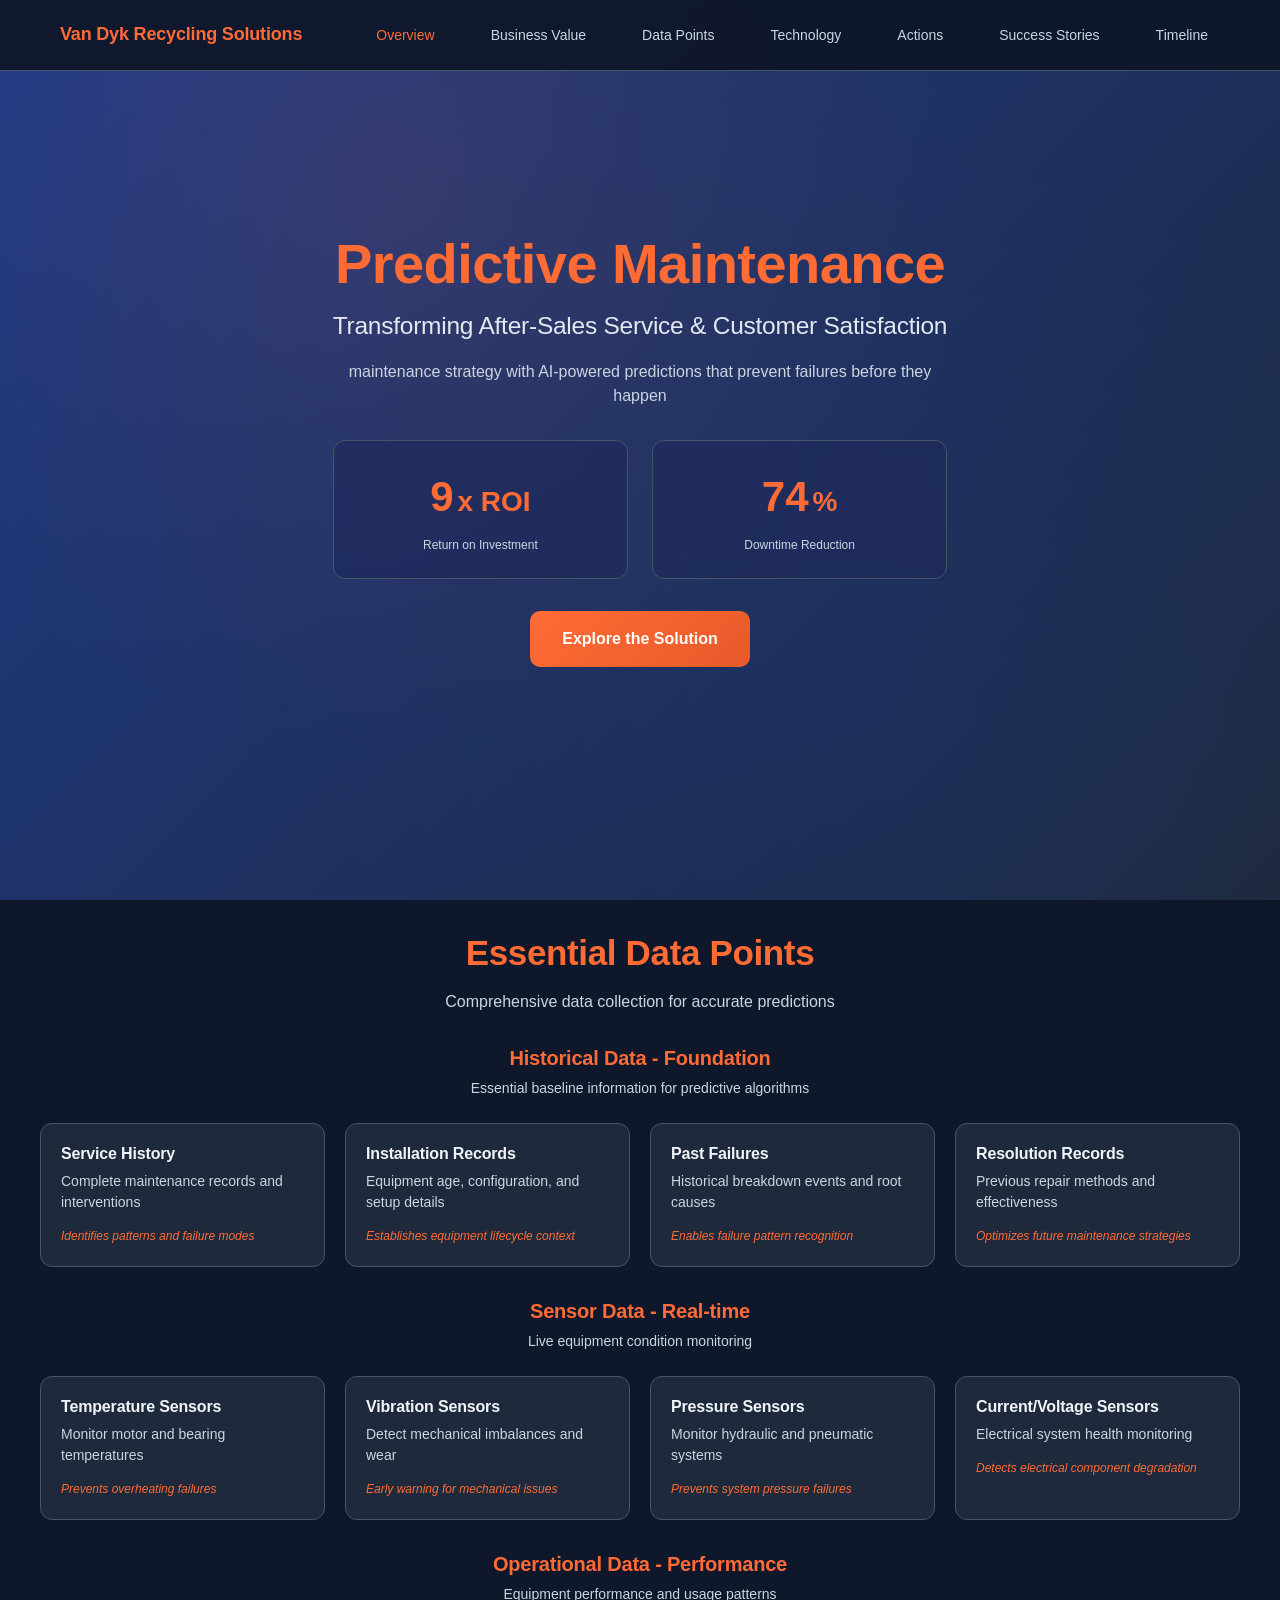
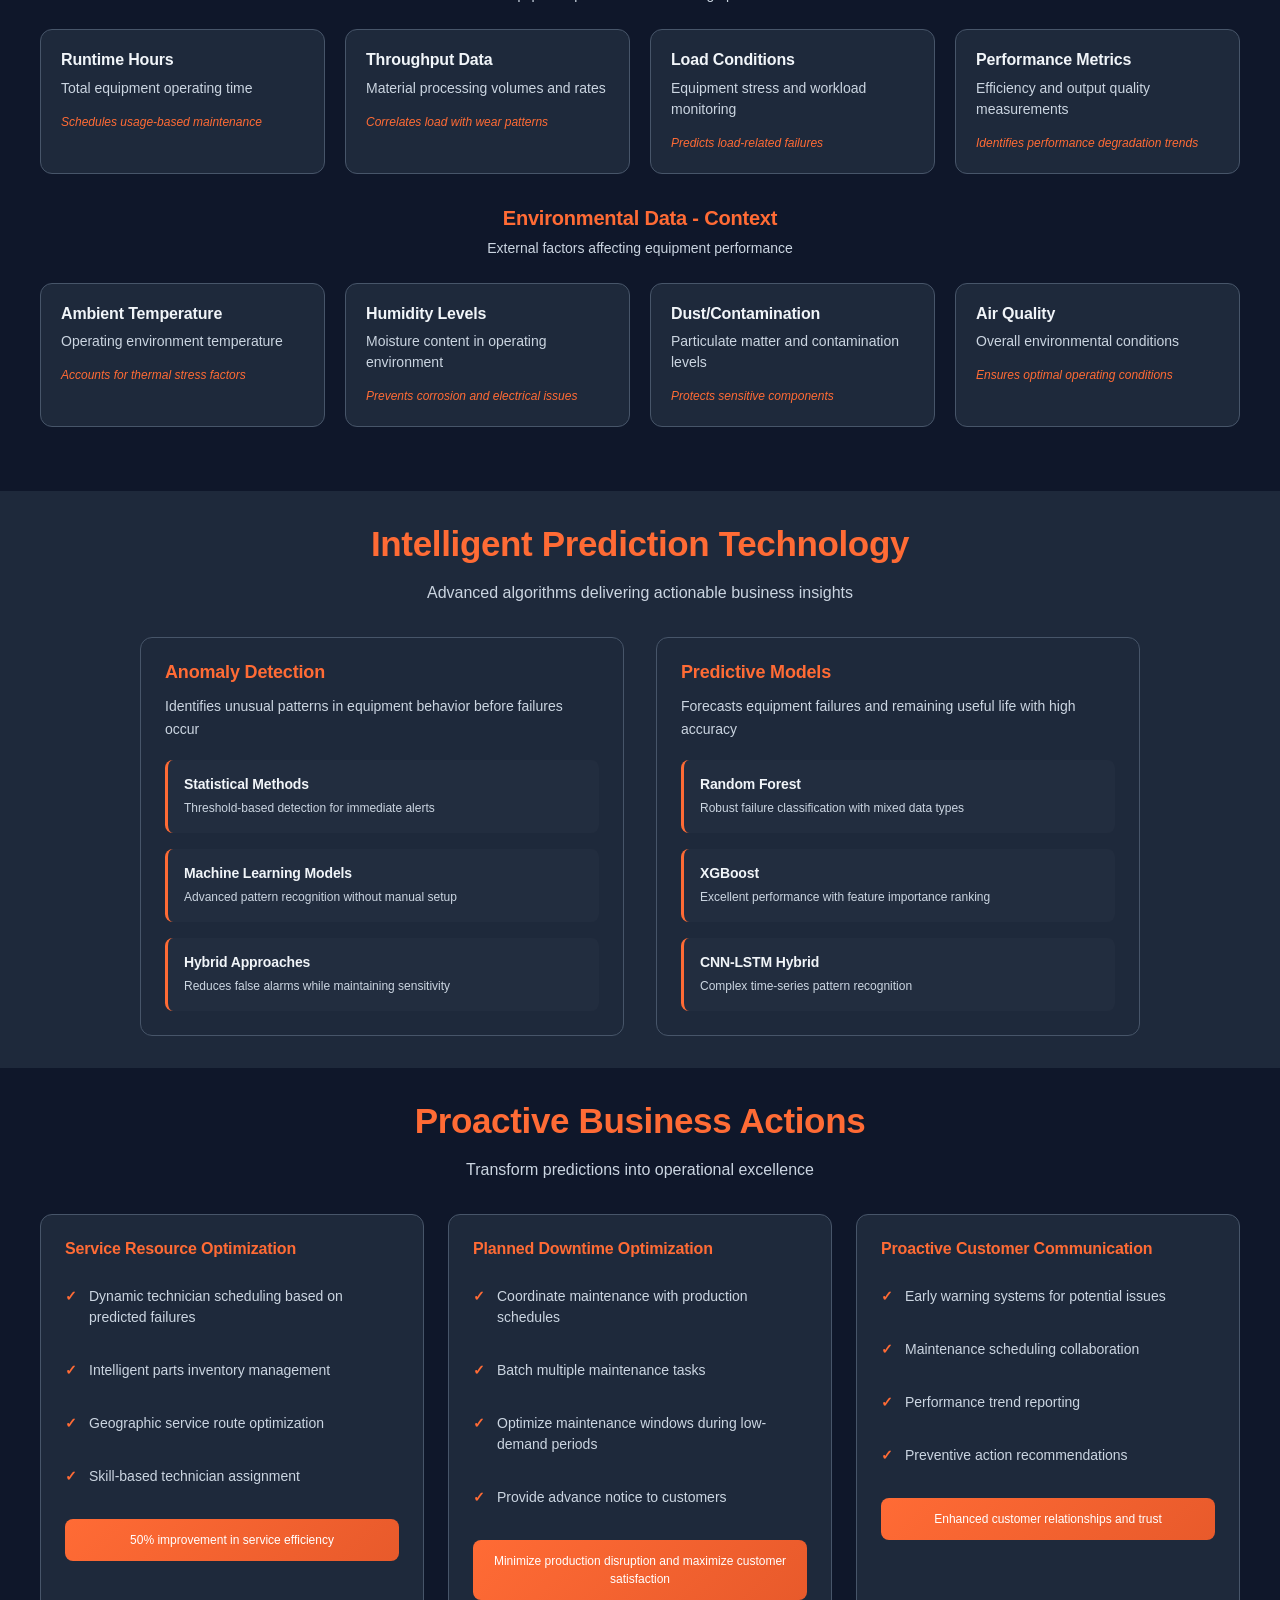
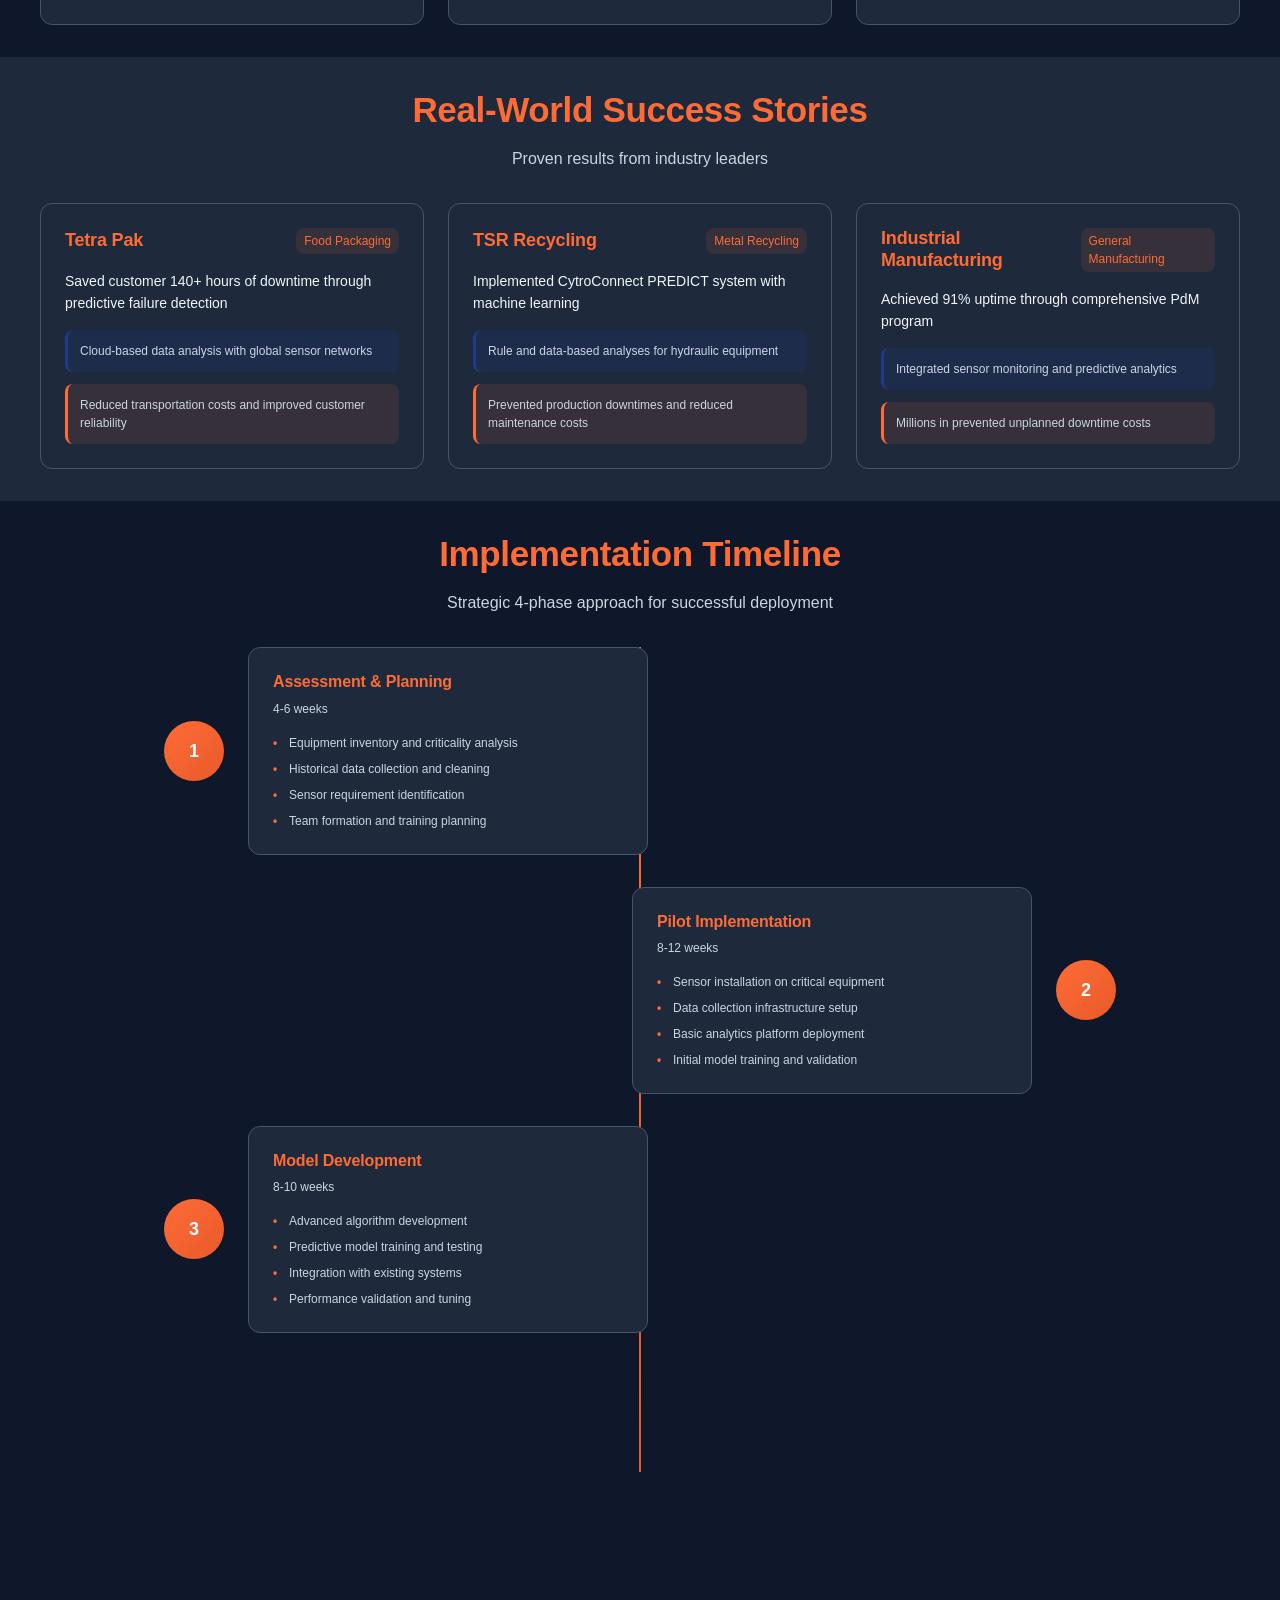
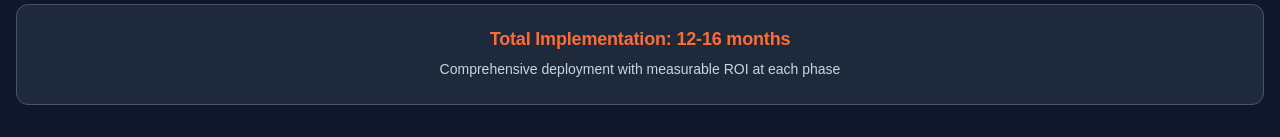
<file: predictive-maintenance/index.html>
<!DOCTYPE html>
<html lang="en">
<head>
    <meta charset="UTF-8">
    <meta name="viewport" content="width=device-width, initial-scale=1.0">
    <title>Predictive Maintenance - Van Dyk Recycling Solutions</title>
    <link rel="stylesheet" href="style.css">
</head>
<body>
    <!-- Navigation -->
    <nav class="nav-header" id="navHeader">
        <div class="nav-container">
            <div class="nav-logo">
                <h3>Van Dyk Recycling Solutions</h3>
            </div>
            <div class="nav-menu" id="navMenu">
                <a href="#hero" class="nav-link">Overview</a>
                <a href="#business-value" class="nav-link">Business Value</a>
                <a href="#data-points" class="nav-link">Data Points</a>
                <a href="#algorithms" class="nav-link">Technology</a>
                <a href="#proactive-actions" class="nav-link">Actions</a>
                <a href="#success-stories" class="nav-link">Success Stories</a>
                <a href="#timeline" class="nav-link">Timeline</a>
            </div>
            <div class="nav-toggle" id="navToggle">
                <span></span>
                <span></span>
                <span></span>
            </div>
        </div>
    </nav>

    <!-- Hero Section -->
    <section id="hero" class="hero-section">
        <div class="hero-container">
            <div class="hero-content">
                <h1 class="hero-title">Predictive Maintenance</h1>
                <h2 class="hero-subtitle">Transforming After-Sales Service & Customer Satisfaction</h2>
                <p class="hero-description"> maintenance strategy with AI-powered predictions that prevent failures before they happen</p>
                
                <div class="hero-metrics">
                    <div class="metric-card">
                        <div class="metric-number" data-target="10">0</div>
                        <div class="metric-suffix">x ROI</div>
                        <div class="metric-label">Return on Investment</div>
                    </div>
                    <div class="metric-card">
                        <div class="metric-number" data-target="75">0</div>
                        <div class="metric-suffix">%</div>
                        <div class="metric-label">Downtime Reduction</div>
                    </div>
                </div>
                
                <button class="btn btn--primary btn--lg hero-cta">Explore the Solution</button>
            </div>
        </div>
    </section>

    <!-- Data Points Section -->
    <section id="data-points" class="data-points-section">
        <div class="container">
            <h2 class="section-title">Essential Data Points</h2>
            <p class="section-subtitle">Comprehensive data collection for accurate predictions</p>
            
            <div class="data-categories">
                <div class="data-category" data-category="historical">
                    <div class="category-header">
                        <h3>Historical Data - Foundation</h3>
                        <p>Essential baseline information for predictive algorithms</p>
                    </div>
                    <div class="sensors-grid">
                        <div class="sensor-card">
                            <h4>Service History</h4>
                            <p>Complete maintenance records and interventions</p>
                            <span class="business-value">Identifies patterns and failure modes</span>
                        </div>
                        <div class="sensor-card">
                            <h4>Installation Records</h4>
                            <p>Equipment age, configuration, and setup details</p>
                            <span class="business-value">Establishes equipment lifecycle context</span>
                        </div>
                        <div class="sensor-card">
                            <h4>Past Failures</h4>
                            <p>Historical breakdown events and root causes</p>
                            <span class="business-value">Enables failure pattern recognition</span>
                        </div>
                        <div class="sensor-card">
                            <h4>Resolution Records</h4>
                            <p>Previous repair methods and effectiveness</p>
                            <span class="business-value">Optimizes future maintenance strategies</span>
                        </div>
                    </div>
                </div>

                <div class="data-category" data-category="sensor">
                    <div class="category-header">
                        <h3>Sensor Data - Real-time</h3>
                        <p>Live equipment condition monitoring</p>
                    </div>
                    <div class="sensors-grid">
                        <div class="sensor-card">
                            <h4>Temperature Sensors</h4>
                            <p>Monitor motor and bearing temperatures</p>
                            <span class="business-value">Prevents overheating failures</span>
                        </div>
                        <div class="sensor-card">
                            <h4>Vibration Sensors</h4>
                            <p>Detect mechanical imbalances and wear</p>
                            <span class="business-value">Early warning for mechanical issues</span>
                        </div>
                        <div class="sensor-card">
                            <h4>Pressure Sensors</h4>
                            <p>Monitor hydraulic and pneumatic systems</p>
                            <span class="business-value">Prevents system pressure failures</span>
                        </div>
                        <div class="sensor-card">
                            <h4>Current/Voltage Sensors</h4>
                            <p>Electrical system health monitoring</p>
                            <span class="business-value">Detects electrical component degradation</span>
                        </div>
                    </div>
                </div>

                <div class="data-category" data-category="operational">
                    <div class="category-header">
                        <h3>Operational Data - Performance</h3>
                        <p>Equipment performance and usage patterns</p>
                    </div>
                    <div class="sensors-grid">
                        <div class="sensor-card">
                            <h4>Runtime Hours</h4>
                            <p>Total equipment operating time</p>
                            <span class="business-value">Schedules usage-based maintenance</span>
                        </div>
                        <div class="sensor-card">
                            <h4>Throughput Data</h4>
                            <p>Material processing volumes and rates</p>
                            <span class="business-value">Correlates load with wear patterns</span>
                        </div>
                        <div class="sensor-card">
                            <h4>Load Conditions</h4>
                            <p>Equipment stress and workload monitoring</p>
                            <span class="business-value">Predicts load-related failures</span>
                        </div>
                        <div class="sensor-card">
                            <h4>Performance Metrics</h4>
                            <p>Efficiency and output quality measurements</p>
                            <span class="business-value">Identifies performance degradation trends</span>
                        </div>
                    </div>
                </div>

                <div class="data-category" data-category="environmental">
                    <div class="category-header">
                        <h3>Environmental Data - Context</h3>
                        <p>External factors affecting equipment performance</p>
                    </div>
                    <div class="sensors-grid">
                        <div class="sensor-card">
                            <h4>Ambient Temperature</h4>
                            <p>Operating environment temperature</p>
                            <span class="business-value">Accounts for thermal stress factors</span>
                        </div>
                        <div class="sensor-card">
                            <h4>Humidity Levels</h4>
                            <p>Moisture content in operating environment</p>
                            <span class="business-value">Prevents corrosion and electrical issues</span>
                        </div>
                        <div class="sensor-card">
                            <h4>Dust/Contamination</h4>
                            <p>Particulate matter and contamination levels</p>
                            <span class="business-value">Protects sensitive components</span>
                        </div>
                        <div class="sensor-card">
                            <h4>Air Quality</h4>
                            <p>Overall environmental conditions</p>
                            <span class="business-value">Ensures optimal operating conditions</span>
                        </div>
                    </div>
                </div>
            </div>
        </div>
    </section>

    <!-- Algorithms Section -->
    <section id="algorithms" class="algorithms-section">
        <div class="container">
            <h2 class="section-title">Intelligent Prediction Technology</h2>
            <p class="section-subtitle">Advanced algorithms delivering actionable business insights</p>
            
            <div class="algorithms-grid">
                <div class="algorithm-card">
                    <h3>Anomaly Detection</h3>
                    <p>Identifies unusual patterns in equipment behavior before failures occur</p>
                    <div class="techniques-list">
                        <div class="technique">
                            <h4>Statistical Methods</h4>
                            <p>Threshold-based detection for immediate alerts</p>
                        </div>
                        <div class="technique">
                            <h4>Machine Learning Models</h4>
                            <p>Advanced pattern recognition without manual setup</p>
                        </div>
                        <div class="technique">
                            <h4>Hybrid Approaches</h4>
                            <p>Reduces false alarms while maintaining sensitivity</p>
                        </div>
                    </div>
                </div>
                
                <div class="algorithm-card">
                    <h3>Predictive Models</h3>
                    <p>Forecasts equipment failures and remaining useful life with high accuracy</p>
                    <div class="techniques-list">
                        <div class="technique">
                            <h4>Random Forest</h4>
                            <p>Robust failure classification with mixed data types</p>
                        </div>
                        <div class="technique">
                            <h4>XGBoost</h4>
                            <p>Excellent performance with feature importance ranking</p>
                        </div>
                        <div class="technique">
                            <h4>CNN-LSTM Hybrid</h4>
                            <p>Complex time-series pattern recognition</p>
                        </div>
                    </div>
                </div>
            </div>
        </div>
    </section>

    <!-- Proactive Actions Section -->
    <section id="proactive-actions" class="proactive-actions-section">
        <div class="container">
            <h2 class="section-title">Proactive Business Actions</h2>
            <p class="section-subtitle">Transform predictions into operational excellence</p>
            
            <div class="actions-grid">
                <div class="action-card">
                    <h3>Service Resource Optimization</h3>
                    <div class="action-items">
                        <div class="action-item">Dynamic technician scheduling based on predicted failures</div>
                        <div class="action-item">Intelligent parts inventory management</div>
                        <div class="action-item">Geographic service route optimization</div>
                        <div class="action-item">Skill-based technician assignment</div>
                    </div>
                    <div class="business-impact">50% improvement in service efficiency</div>
                </div>
                
                <div class="action-card">
                    <h3>Planned Downtime Optimization</h3>
                    <div class="action-items">
                        <div class="action-item">Coordinate maintenance with production schedules</div>
                        <div class="action-item">Batch multiple maintenance tasks</div>
                        <div class="action-item">Optimize maintenance windows during low-demand periods</div>
                        <div class="action-item">Provide advance notice to customers</div>
                    </div>
                    <div class="business-impact">Minimize production disruption and maximize customer satisfaction</div>
                </div>
                
                <div class="action-card">
                    <h3>Proactive Customer Communication</h3>
                    <div class="action-items">
                        <div class="action-item">Early warning systems for potential issues</div>
                        <div class="action-item">Maintenance scheduling collaboration</div>
                        <div class="action-item">Performance trend reporting</div>
                        <div class="action-item">Preventive action recommendations</div>
                    </div>
                    <div class="business-impact">Enhanced customer relationships and trust</div>
                </div>
            </div>
        </div>
    </section>

    <!-- Success Stories Section -->
    <section id="success-stories" class="success-stories-section">
        <div class="container">
            <h2 class="section-title">Real-World Success Stories</h2>
            <p class="section-subtitle">Proven results from industry leaders</p>
            
            <div class="stories-grid">
                <div class="story-card">
                    <div class="story-header">
                        <h3>Tetra Pak</h3>
                        <span class="industry">Food Packaging</span>
                    </div>
                    <div class="story-achievement">
                        Saved customer 140+ hours of downtime through predictive failure detection
                    </div>
                    <div class="story-details">
                        <div class="story-tech">Cloud-based data analysis with global sensor networks</div>
                        <div class="story-value">Reduced transportation costs and improved customer reliability</div>
                    </div>
                </div>
                
                <div class="story-card">
                    <div class="story-header">
                        <h3>TSR Recycling</h3>
                        <span class="industry">Metal Recycling</span>
                    </div>
                    <div class="story-achievement">
                        Implemented CytroConnect PREDICT system with machine learning
                    </div>
                    <div class="story-details">
                        <div class="story-tech">Rule and data-based analyses for hydraulic equipment</div>
                        <div class="story-value">Prevented production downtimes and reduced maintenance costs</div>
                    </div>
                </div>
                
                <div class="story-card">
                    <div class="story-header">
                        <h3>Industrial Manufacturing</h3>
                        <span class="industry">General Manufacturing</span>
                    </div>
                    <div class="story-achievement">
                        Achieved 91% uptime through comprehensive PdM program
                    </div>
                    <div class="story-details">
                        <div class="story-tech">Integrated sensor monitoring and predictive analytics</div>
                        <div class="story-value">Millions in prevented unplanned downtime costs</div>
                    </div>
                </div>
            </div>
        </div>
    </section>

    <!-- Implementation Timeline Section -->
    <section id="timeline" class="timeline-section">
        <div class="container">
            <h2 class="section-title">Implementation Timeline</h2>
            <p class="section-subtitle">Strategic 4-phase approach for successful deployment</p>
            
            <div class="timeline-container">
                <div class="timeline-phase" data-phase="1">
                    <div class="phase-number">1</div>
                    <div class="phase-content">
                        <h3>Assessment & Planning</h3>
                        <div class="phase-duration">4-6 weeks</div>
                        <div class="phase-activities">
                            <div class="activity">Equipment inventory and criticality analysis</div>
                            <div class="activity">Historical data collection and cleaning</div>
                            <div class="activity">Sensor requirement identification</div>
                            <div class="activity">Team formation and training planning</div>
                        </div>
                    </div>
                </div>
                
                <div class="timeline-phase" data-phase="2">
                    <div class="phase-number">2</div>
                    <div class="phase-content">
                        <h3>Pilot Implementation</h3>
                        <div class="phase-duration">8-12 weeks</div>
                        <div class="phase-activities">
                            <div class="activity">Sensor installation on critical equipment</div>
                            <div class="activity">Data collection infrastructure setup</div>
                            <div class="activity">Basic analytics platform deployment</div>
                            <div class="activity">Initial model training and validation</div>
                        </div>
                    </div>
                </div>
                
                <div class="timeline-phase" data-phase="3">
                    <div class="phase-number">3</div>
                    <div class="phase-content">
                        <h3>Model Development</h3>
                        <div class="phase-duration">8-10 weeks</div>
                        <div class="phase-activities">
                            <div class="activity">Advanced algorithm development</div>
                            <div class="activity">Predictive model training and testing</div>
                            <div class="activity">Integration with existing systems</div>
                            <div class="activity">Performance validation and tuning</div>
                        </div>
                    </div>
                </div>
                
                <div class="timeline-phase" data-phase="4">
                    <div class="phase-number">4</div>
                    <div class="phase-content">
                        <h3>Full Deployment</h3>
                        <div class="phase-duration">6-8 weeks</div>
                        <div class="phase-activities">
                            <div class="activity">System-wide sensor deployment</div>
                            <div class="activity">Complete model integration</div>
                            <div class="activity">Staff training and process optimization</div>
                            <div class="activity">Performance monitoring and refinement</div>
                        </div>
                    </div>
                </div>
            </div>
            
            <div class="timeline-summary">
                <h3>Total Implementation: 12-16 months</h3>
                <p>Comprehensive deployment with measurable ROI at each phase</p>
            </div>
        </div>
    </section>

    <script src="app.js"></script>
</body>
</html>
</file>
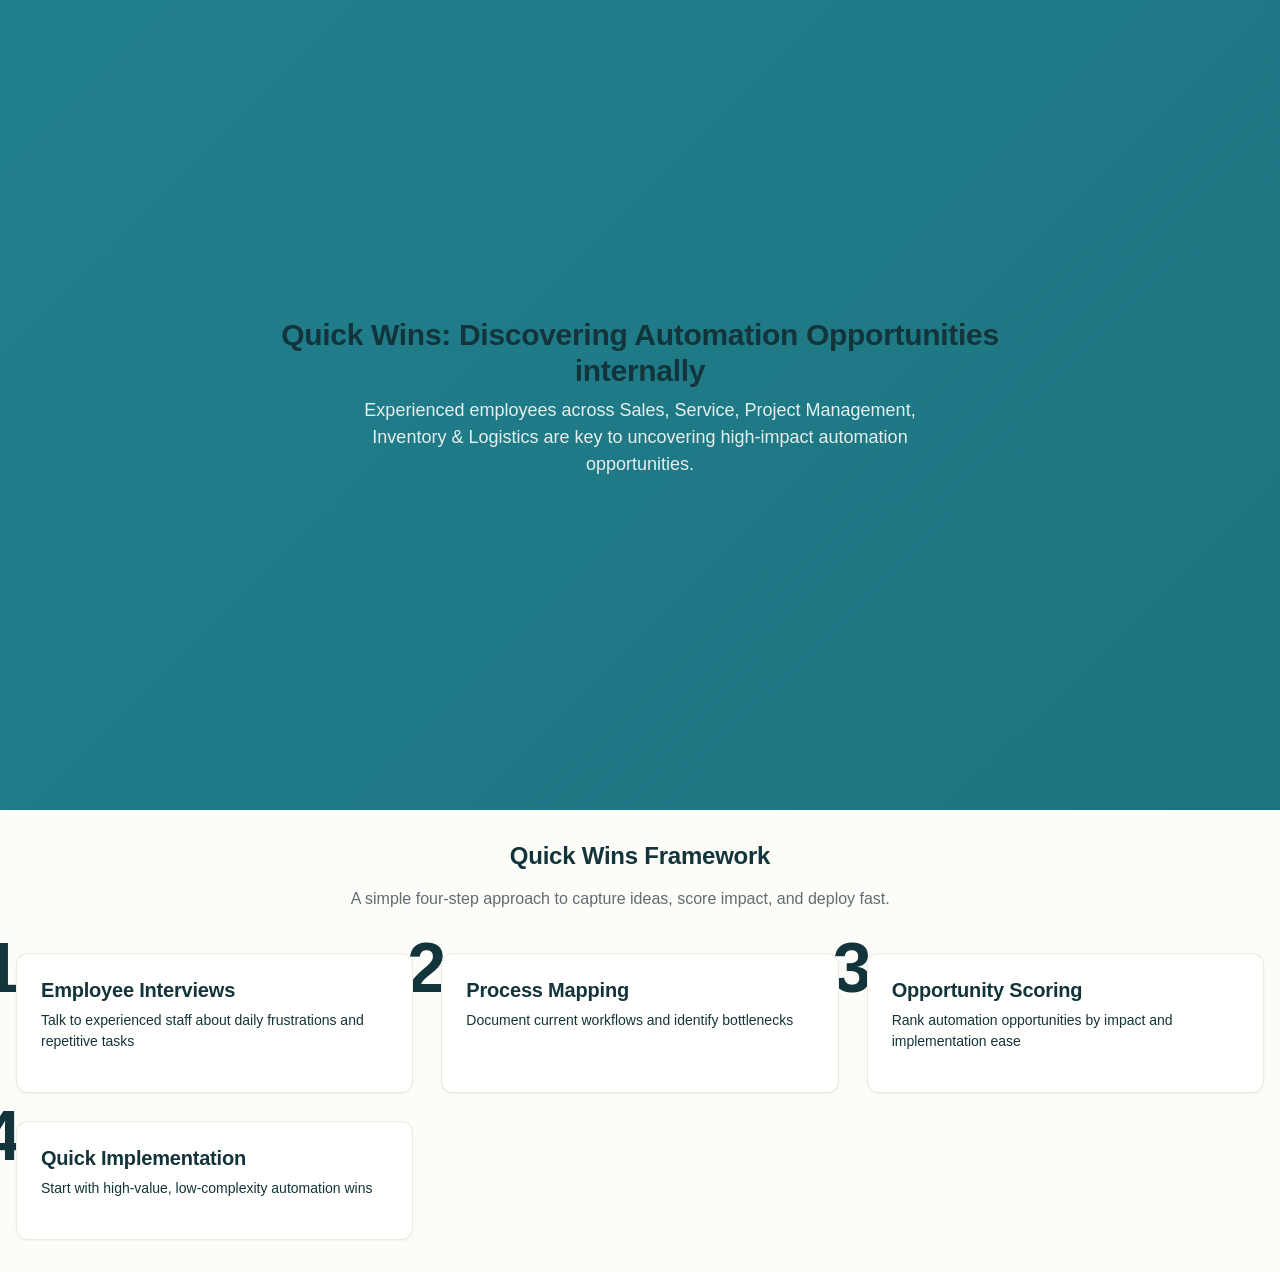
<file: quick-wins-automation/index.html>
<!DOCTYPE html>
<html lang="en">
  <head>
    <meta charset="UTF-8" />
    <meta name="viewport" content="width=device-width, initial-scale=1.0" />
    <title>Quick Wins – Automation Opportunities at VDRS</title>
    <link rel="stylesheet" href="style.css" />
  </head>
  <body>
    <!-- Hero ----------------------------------------------------->
    <header id="hero" class="hero flex flex-col items-center justify-center">
      <div class="container text-center hero__content reveal">
        <h1 class="hero__title">Quick Wins: Discovering Automation Opportunities internally</h1>
        <p class="hero__subtitle mt-8">
          Experienced employees across Sales, Service, Project Management,
          Inventory &amp; Logistics are key to uncovering high-impact automation
          opportunities.
        </p>
      </div>
    </header>

    <!-- Quick Wins Framework ------------------------------------->
    <section id="framework" class="section section--framework">
      <div class="container">
        <h2 class="section__title reveal">Quick Wins Framework</h2>
        <p class="section__intro reveal">
          A simple four-step approach to capture ideas, score impact, and deploy
          fast.
        </p>
        <ol id="frameworkSteps" class="framework-list"></ol>
      </div>
    </section>

    <!-- Embedded application data in JSON format -->
    <script id="app-data" type="application/json">
      {"departments": [
        {"name": "Sales", "color": "#2E8B57", "opportunities": [
          {"title": "Lead Qualification Automation", "description": "Automate lead scoring based on facility type, size, and recycling volume", "timeSaving": "30 minutes per lead", "painPoint": "Manual research and qualification of recycling facility prospects"},
          {"title": "Customer Communication", "description": "Automated follow-up sequences and proposal generation", "timeSaving": "2 hours per proposal", "painPoint": "Repetitive email drafting and proposal formatting"},
          {"title": "Sales Reporting", "description": "Automated CRM data sync and pipeline reports", "timeSaving": "4 hours weekly", "painPoint": "Manual data entry and report generation"}]},
        {"name": "Service", "color": "#4682B4", "opportunities": [
          {"title": "Ticket Routing", "description": "AI-powered ticket classification and technician assignment", "timeSaving": "15 minutes per ticket", "painPoint": "Manual ticket review and assignment decisions"},
          {"title": "Parts Prediction", "description": "Predictive analytics for spare parts requirements", "timeSaving": "1 hour per service call", "painPoint": "Multiple trips due to missing parts"},
          {"title": "Schedule Optimization", "description": "Automated route planning and resource allocation", "timeSaving": "30 minutes daily", "painPoint": "Manual scheduling conflicts and inefficient routing"}]},
        {"name": "Project Management", "color": "#20B2AA", "opportunities": [
          {"title": "Resource Allocation", "description": "AI-optimized PM and subcontractor assignments", "timeSaving": "45 minutes per project", "painPoint": "Manual resource conflicts and over-allocation"},
          {"title": "Timeline Tracking", "description": "Automated project milestone monitoring and alerts", "timeSaving": "2 hours weekly", "painPoint": "Manual status updates and progress tracking"},
          {"title": "Cost Monitoring", "description": "Real-time expense tracking and budget alerts", "timeSaving": "3 hours per project", "painPoint": "Late discovery of cost overruns"}]},
        {"name": "Inventory Management", "color": "#32CD32", "opportunities": [
          {"title": "Stock Monitoring", "description": "Automated inventory alerts and reorder points", "timeSaving": "1 hour daily", "painPoint": "Manual stock counts and shortage surprises"},
          {"title": "Location Tracking", "description": "Barcode scanning and real-time location updates", "timeSaving": "30 minutes per search", "painPoint": "Time lost searching for parts in warehouse"},
          {"title": "Demand Forecasting", "description": "Predictive analytics for seasonal and equipment-specific needs", "timeSaving": "4 hours monthly", "painPoint": "Overstock of slow-moving items, stockouts of critical parts"}]},
        {"name": "Logistics", "color": "#4169E1", "opportunities": [
          {"title": "Route Optimization", "description": "AI-powered delivery route planning with constraints", "timeSaving": "1 hour per delivery", "painPoint": "Inefficient routes and delivery delays"},
          {"title": "Documentation", "description": "Automated BOL generation and compliance tracking", "timeSaving": "20 minutes per shipment", "painPoint": "Manual paperwork and compliance errors"},
          {"title": "Load Planning", "description": "Automated equipment packaging and space optimization", "timeSaving": "45 minutes per load", "painPoint": "Suboptimal load configuration and damage risk"}]}],
        "statistics": [
          {"value": "87%", "description": "of workers say automation saves them time on tedious tasks"},
          {"value": "60%", "description": "believe automation helps them perform jobs better and faster"},
          {"value": "31%", "description": "still rely on manual processes that could be automated"},
          {"value": "5-8x", "description": "faster discovery of automation opportunities with employee insights"}],
        "quickWinsFramework": [
          {"step": "1", "title": "Employee Interviews", "description": "Talk to experienced staff about daily frustrations and repetitive tasks"},
          {"step": "2", "title": "Process Mapping", "description": "Document current workflows and identify bottlenecks"},
          {"step": "3", "title": "Opportunity Scoring", "description": "Rank automation opportunities by impact and implementation ease"},
          {"step": "4", "title": "Quick Implementation", "description": "Start with high-value, low-complexity automation wins"}]
      }
    </script>

    <script src="app.js"></script>
  </body>
</html>
</file>
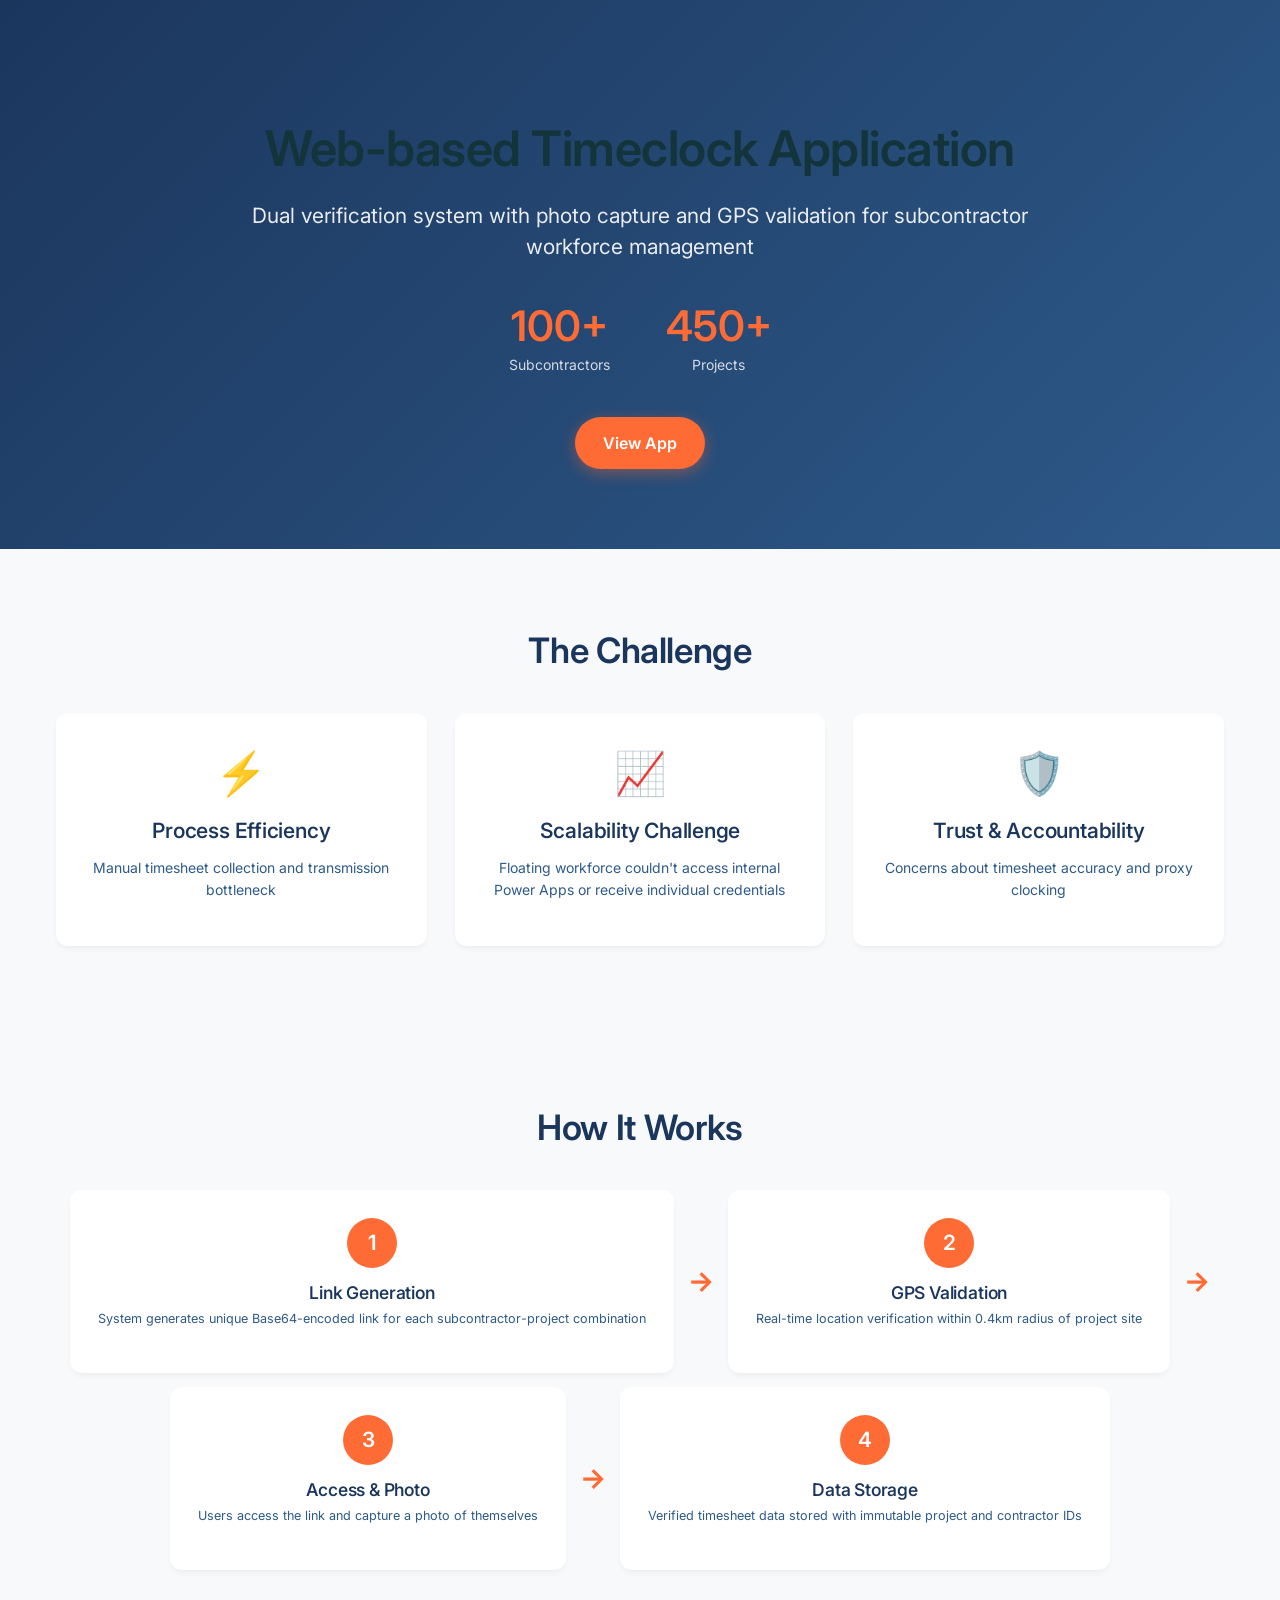
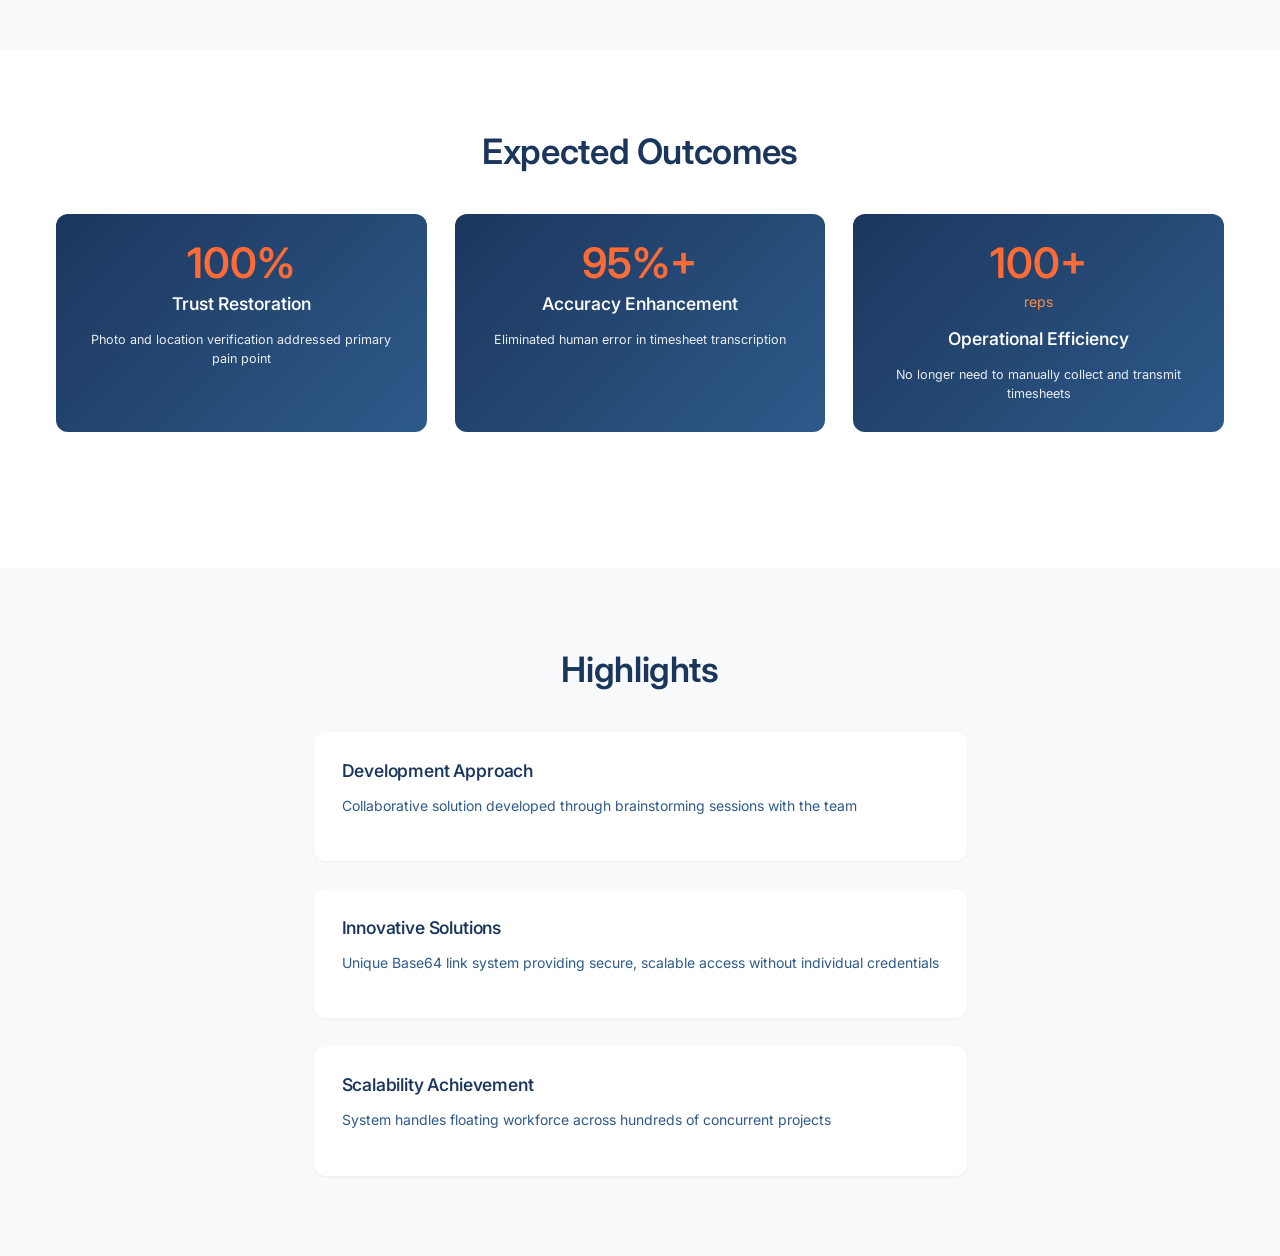
<file: timeclock-presentation/timeclock.html>
<!DOCTYPE html>
<html lang="en">
<head>
    <meta charset="UTF-8">
    <meta name="viewport" content="width=device-width, initial-scale=1.0">
    <title>Timeclock Presentation</title>
    <link rel="stylesheet" href="style.css">
    <link href="https://fonts.googleapis.com/css2?family=Inter:wght@400;500;600;700&display=swap" rel="stylesheet">
    <style>
        .btn-cta {
            display: inline-block;
            padding: 14px 28px;
            font-size: 16px;
            font-weight: 600;
            border-radius: 999px;
            cursor: pointer;
            transition: all 0.3s ease;
            text-decoration: none;
            background-color: #FF6B35;
            color: white !important;
            box-shadow: 0 4px 15px rgba(255, 107, 53, 0.4);
        }

        .btn-cta:hover {
            transform: translateY(-2px);
            box-shadow: 0 6px 20px rgba(255, 107, 53, 0.5);
        }
    </style>
</head>
<body>

    <!-- Hero Section -->
    <section id="hero" class="hero-section">
        <div class="container">
            <div class="hero-content">
                <h1 class="hero-title">Web-based Timeclock Application</h1>
                <p class="hero-subtitle">Dual verification system with photo capture and GPS validation for subcontractor workforce management</p>
                <div class="hero-stats">
                    <div class="stat-item">
                        <div class="stat-number" data-target="100">100+</div>
                        <div class="stat-label">Subcontractors</div>
                    </div>
                    <div class="stat-item">
                        <div class="stat-number" data-target="450">450+</div>
                        <div class="stat-label">Projects</div>
                    </div>
                </div>
                <div class="hero-tech">
                    <a href="https://subcontractor-timeclock-app-fcc6hth4fjgqgdhn.eastus2-01.azurewebsites.net/?sc=MAAwADQAOAAxADAAfABWADAAMAAxADMAMQAgACAAIAAgAA==" target="_blank" class="btn-cta">View App</a>
                </div>
            </div>
        </div>
    </section>

    <!-- Challenge Section -->
    <section id="challenge" class="challenge-section">
        <div class="container">
            <h2 class="section-title">The Challenge</h2>
            <div class="challenges-grid">
                <div class="challenge-card">
                    <div class="challenge-icon">⚡</div>
                    <h3>Process Efficiency</h3>
                    <p>Manual timesheet collection and transmission bottleneck</p>
                </div>
                <div class="challenge-card">
                    <div class="challenge-icon">📈</div>
                    <h3>Scalability Challenge</h3>
                    <p>Floating workforce couldn't access internal Power Apps or receive individual credentials</p>
                </div>
                <div class="challenge-card">
                    <div class="challenge-icon">🛡️</div>
                    <h3>Trust & Accountability</h3>
                    <p>Concerns about timesheet accuracy and proxy clocking</p>
                </div>
            </div>
        </div>
    </section>

    <!-- How It Works Section -->
    <section id="workflow" class="workflow-section">
        <div class="container">
            <h2 class="section-title">How It Works</h2>
            <div class="workflow-container">
                <div class="workflow-step" data-step="1">
                    <div class="step-number">1</div>
                    <div class="step-content">
                        <h3>Link Generation</h3>
                        <p>System generates unique Base64-encoded link for each subcontractor-project combination</p>
                    </div>
                </div>
                <div class="workflow-arrow">→</div>
                <div class="workflow-step" data-step="2">
                    <div class="step-number">2</div>
                    <div class="step-content">
                        <h3>GPS Validation</h3>
                        <p>Real-time location verification within 0.4km radius of project site</p>
                    </div>
                </div>
                <div class="workflow-arrow">→</div>
                <div class="workflow-step" data-step="3">
                    <div class="step-number">3</div>
                    <div class="step-content">
                        <h3>Access & Photo</h3>
                        <p>Users access the link and capture a photo of themselves</p>
                    </div>
                </div>
                <div class="workflow-arrow">→</div>
                <div class="workflow-step" data-step="4">
                    <div class="step-number">4</div>
                    <div class="step-content">
                        <h3>Data Storage</h3>
                        <p>Verified timesheet data stored with immutable project and contractor IDs</p>
                    </div>
                </div>
            </div>
        </div>
    </section>

    <!-- Results Section -->
    <section id="results" class="results-section">
        <div class="container">
            <h2 class="section-title">Expected Outcomes</h2>
            <div class="results-grid">
                <div class="result-card">
                    <div class="result-metric">100%</div>
                    <div class="result-label">Trust Restoration</div>
                    <div class="result-description">Photo and location verification addressed primary pain point</div>
                </div>
                <div class="result-card">
                    <div class="result-metric">95%+</div>
                    <div class="result-label">Accuracy Enhancement</div>
                    <div class="result-description">Eliminated human error in timesheet transcription</div>
                </div>
                <div class="result-card">
                    <div class="result-metric">100+</div>
                    <div class="result-unit">reps</div>
                    <div class="result-label">Operational Efficiency</div>
                    <div class="result-description">No longer need to manually collect and transmit timesheets</div>
                </div>
            </div>
        </div>
    </section>

    <!-- Technical Highlights Section -->
    <section id="technical" class="technical-section">
        <div class="container">
            <h2 class="section-title">Highlights</h2>
            <div class="technical-content" style="display: flex; justify-content: center;">
                <div class="technical-features">
                    <div class="feature-item">
                        <h3>Development Approach</h3>
                        <p>Collaborative solution developed through brainstorming sessions with the team</p>
                    </div>
                    <div class="feature-item">
                        <h3>Innovative Solutions</h3>
                        <p>Unique Base64 link system providing secure, scalable access without individual credentials</p>
                    </div>
                    <div class="feature-item">
                        <h3>Scalability Achievement</h3>
                        <p>System handles floating workforce across hundreds of concurrent projects</p>
                    </div>
                </div>
            </div>
        </div>
    </section>
</file>
<file: styles.css>
:root {
    /* Colors */
    --color-background: #fff;
    --color-surface: #f8f9fb;
    --color-text: #1a2340;
    --color-text-secondary: #4a5568;
    --color-primary: #1a2340;
    --color-primary-hover: #22306a;
    --color-primary-active: #10162b;
    --color-accent: #f47c20;
    --color-accent-hover: #ff9a4d;
    --color-border: #e2e8f0;
    --color-btn-primary-text: #fff;
    --color-card-border: #e2e8f0;
    --color-error: #c0152f;
    --color-success: #21808d;
    --color-warning: #f47c20;
    --color-info: #4a5568;
    --color-focus-ring: #f47c2040;

    /* Typography */
    --font-family-base: "Inter", -apple-system, BlinkMacSystemFont, "Segoe UI", Roboto, sans-serif;
    --font-size-base: 16px;
    --font-size-sm: 14px;
    --font-size-lg: 18px;
    --font-size-xl: 24px;
    --font-size-2xl: 32px;
    --font-size-3xl: 48px;
    --font-weight-normal: 400;
    --font-weight-medium: 500;
    --font-weight-semibold: 600;
    --font-weight-bold: 700;
    --line-height-tight: 1.2;
    --line-height-normal: 1.5;

    /* Spacing */
    --space-1: 0.25rem;
    --space-2: 0.5rem;
    --space-3: 0.75rem;
    --space-4: 1rem;
    --space-6: 1.5rem;
    --space-8: 2rem;
    --space-12: 3rem;
    --space-16: 4rem;
    --space-24: 6rem;

    /* Border Radius */
    --radius-sm: 4px;
    --radius-md: 8px;
    --radius-lg: 12px;
    --radius-full: 9999px;

    /* Shadows */
    --shadow-sm: 0 1px 2px rgba(0, 0, 0, 0.05);
    --shadow-md: 0 4px 6px -1px rgba(0, 0, 0, 0.1), 0 2px 4px -1px rgba(0, 0, 0, 0.06);
    --shadow-lg: 0 10px 15px -3px rgba(0, 0, 0, 0.1), 0 4px 6px -2px rgba(0, 0, 0, 0.05);

    /* Animation */
    --duration-fast: 150ms;
    --duration-normal: 250ms;
    --ease-standard: cubic-bezier(0.16, 1, 0.3, 1);
}

/* Base styles */
html {
    font-size: var(--font-size-base);
    font-family: var(--font-family-base);
    line-height: var(--line-height-normal);
    color: var(--color-text);
    background-color: var(--color-background);
    -webkit-font-smoothing: antialiased;
}

body {
    margin: 0;
    padding: 0;
    background: var(--color-background);
    color: var(--color-text);
}

/* Container */
.container {
    width: 100%;
    max-width: 1200px;
    margin: 0 auto;
    padding: 0 var(--space-4);
}

/* Navigation */
.navbar {
    position: fixed;
    top: 0;
    left: 0;
    right: 0;
    background: var(--color-surface);
    box-shadow: var(--shadow-sm);
    z-index: 1000;
    transition: all var(--duration-normal) var(--ease-standard);
}

.nav-container {
    display: flex;
    justify-content: space-between;
    align-items: center;
    height: 64px;
    padding: 0 var(--space-4);
}

.nav-logo img {
    height: 32px;
    width: auto;
}

.nav-menu {
    display: flex;
    gap: var(--space-6);
    list-style: none;
    margin: 0;
    padding: 0;
}

.nav-link {
    color: var(--color-text);
    text-decoration: none;
    font-weight: var(--font-weight-medium);
    padding: var(--space-2) var(--space-4);
    border-radius: var(--radius-md);
    transition: all var(--duration-normal) var(--ease-standard);
}

.nav-link:hover {
    color: var(--color-primary);
    background: var(--color-secondary);
}

/* Hero Section */
.hero-section {
    padding: 0;
    background: var(--color-surface);
    min-height: 100vh;
    height: 100vh;
    display: flex;
    align-items: center;
    justify-content: center;
}

.hero-content {
    display: flex;
    flex-direction: column;
    align-items: center;
    justify-content: center;
    width: 100%;
    height: 100%;
    text-align: center;
}

.hero-title {
    font-size: var(--font-size-3xl);
    font-weight: var(--font-weight-bold);
    margin-bottom: var(--space-4);
    color: #1a2340 !important;
}

.hero-subtitle {
    font-size: var(--font-size-xl);
    color: var(--color-text-secondary);
    margin-bottom: var(--space-8);
}

.hero-stats {
    display: flex;
    justify-content: center;
    gap: var(--space-8);
    margin-bottom: var(--space-8);
}

.stat-item {
        text-align: center;
}

.stat-number {
    font-size: var(--font-size-2xl);
    font-weight: var(--font-weight-bold);
    color: var(--color-primary);
}

.stat-label {
    color: var(--color-text-secondary);
    font-size: var(--font-size-sm);
}

.hero-tech {
    display: flex;
    justify-content: center;
    gap: var(--space-2);
    flex-wrap: wrap;
}

.tech-badge {
    background: var(--color-secondary);
    color: var(--color-text);
    padding: var(--space-2) var(--space-4);
    border-radius: var(--radius-full);
    font-size: var(--font-size-sm);
    font-weight: var(--font-weight-medium);
}

/* Section Styles */
.section-title {
    font-size: var(--font-size-2xl);
    font-weight: var(--font-weight-bold);
    text-align: center;
    margin-bottom: var(--space-12);
}

/* Experience Section */
.experience-section {
    padding: var(--space-24) 0;
}

.experience-grid {
    display: grid;
    grid-template-columns: repeat(auto-fit, minmax(300px, 1fr));
    gap: var(--space-6);
}

.experience-card {
    background: var(--color-surface);
    border: 1px solid var(--color-card-border);
    border-radius: var(--radius-lg);
    padding: var(--space-6);
    transition: all var(--duration-normal) var(--ease-standard);
}

.experience-card:hover {
    transform: translateY(-4px);
    box-shadow: var(--shadow-lg);
}

.experience-icon {
    font-size: 32px;
    margin-bottom: var(--space-4);
}

.experience-card h3 {
    font-size: var(--font-size-lg);
    font-weight: var(--font-weight-semibold);
    margin-bottom: var(--space-2);
}

.experience-card p {
    color: var(--color-text-secondary);
    margin: 0;
}

/* Projects Section */
.projects-section {
    padding: var(--space-24) 0;
    background: var(--color-surface);
}

.projects-grid {
    display: grid;
    grid-template-columns: repeat(auto-fit, minmax(350px, 1fr));
    gap: var(--space-6);
}

/* Achievements Section */
.achievements-section {
    padding: var(--space-24) 0;
}

.achievements-grid {
    display: grid;
    grid-template-columns: repeat(auto-fit, minmax(300px, 1fr));
    gap: var(--space-6);
}

/* Future Section */
.future-section {
    padding: var(--space-24) 0;
    background: var(--color-surface);
}

/* Contact Section */
.contact-section {
    padding: var(--space-24) 0;
}

.contact-content {
    text-align: center;
}

.contact-info {
    display: inline-block;
    text-align: left;
}

.contact-info p {
    margin: var(--space-2) 0;
    color: var(--color-text-secondary);
}

/* Footer */
.footer {
    padding: var(--space-8) 0;
    background: var(--color-surface);
    border-top: 1px solid var(--color-border);
    text-align: center;
    }

.footer p {
    color: var(--color-text-secondary);
    margin: 0;
}

/* Animations */
@keyframes fadeInUp {
    from {
        opacity: 0;
        transform: translateY(20px);
    }
    to {
    opacity: 1;
        transform: translateY(0);
    }
}

.fade-in {
    animation: fadeInUp var(--duration-normal) var(--ease-standard) forwards;
}

/* Responsive Design */
@media (max-width: 768px) {
    .nav-menu {
    display: none;
}

    .hero-title {
        font-size: var(--font-size-2xl);
}

    .hero-subtitle {
        font-size: var(--font-size-lg);
    }

    .hero-stats {
        flex-direction: column;
        gap: var(--space-4);
}

    .section-title {
        font-size: var(--font-size-xl);
    }
}

@media (max-width: 480px) {
    .container {
        padding: 0 var(--space-2);
    }

    .hero-title {
        font-size: var(--font-size-xl);
    }

    .hero-subtitle {
        font-size: var(--font-size-base);
}
}

.hero-dates-rolling {
    font-size: var(--font-size-xl);
    font-weight: var(--font-weight-semibold);
    color: var(--color-primary);
    margin-bottom: var(--space-4);
    min-height: 2.5rem;
    letter-spacing: 0.02em;
    text-align: center;
    display: flex;
    justify-content: center;
    align-items: center;
}

.hero-presentation-subtitle {
    font-size: var(--font-size-lg);
    color: var(--color-text-secondary);
    margin-bottom: var(--space-2);
    text-align: center;
    font-weight: var(--font-weight-medium);
}

.hero-presenter {
    font-size: var(--font-size-xl);
    color: #f47c20;
    font-weight: var(--font-weight-bold);
    letter-spacing: 0.08em;
    text-align: center;
    margin-bottom: var(--space-6);
}

section {
    min-height: 100vh;
    height: 100vh;
    display: flex;
    align-items: center;
    justify-content: center;
    flex-direction: column;
    scroll-snap-align: start;
}

.main-arrow-nav {
    position: static;
    margin-top: 2.5rem;
    display: flex;
    justify-content: center;
    align-items: center;
    gap: 2rem;
}

.arrow-btn {
    background: #f47c20 !important;
    color: #fff !important;
    border: none;
    border-radius: 50%;
    width: 56px;
    height: 56px;
    display: flex;
    align-items: center;
    justify-content: center;
    font-size: 2rem;
    box-shadow: 0 2px 8px rgba(0,0,0,0.08);
    cursor: pointer;
    transition: background 0.2s;
}
.arrow-btn:active, .arrow-btn:focus {
    background: #ff9a4d !important;
    outline: none;
}

.about-section {
    width: 100%;
    min-height: 100vh;
    height: 100vh;
    display: flex;
    align-items: center;
    justify-content: center;
    background: var(--color-surface);
}

.about-container {
    display: flex;
    flex-direction: row;
    align-items: stretch;
    justify-content: center;
    width: 100%;
    max-width: 1000px;
    gap: 3rem;
    padding: 0 2rem;
    height: auto;
}

.about-photo, .about-summary {
    flex: 1 1 0;
    display: flex;
    align-items: stretch;
    justify-content: center;
}

.about-img {
    width: 100%;
    height: 100%;
    max-width: 340px;
    max-height: 600px;
    border-radius: 24px;
    box-shadow: 0 4px 24px rgba(26,35,64,0.10);
    object-fit: cover;
}

.about-text {
    font-size: 1.25rem;
    color: var(--color-text);
    line-height: 1.6;
    font-weight: 500;
    text-align: left;
    max-width: 500px;
    }

@media (max-width: 900px) {
    .about-container {
    flex-direction: column;
        align-items: center;
        height: auto;
}
    .about-photo, .about-summary {
        align-items: center;
        height: auto;
    }
    .about-img {
        width: 220px;
        height: auto;
        max-width: 90vw;
        max-height: 320px;
}
    .about-points {
        height: auto;
        max-width: 100vw;
}
    .about-point.filled-box {
        min-height: 0;
        height: auto;
    width: 100%;
        padding: 1.1rem 1.2rem;
        align-items: center;
        text-align: center;
    }
}

.about-points {
    display: flex;
    flex-direction: column;
    gap: 1.5rem;
    width: 100%;
    align-items: stretch;
    justify-content: center;
    height: 100%;
    max-width: 440px;
}

.about-point {
    font-size: 1.25rem;
    font-weight: 500;
    padding: 1.2rem 2rem;
    border-radius: 18px;
    box-shadow: 0 2px 12px rgba(26,35,64,0.07);
    background: #e6ecf7;
    color: var(--color-text);
    opacity: 0;
    transform: translateX(-40px);
    animation: fadeSlideIn 0.8s cubic-bezier(0.16,1,0.3,1) forwards;
}
.about-point1, .about-point2, .about-point3 {
    background: #e6ecf7;
}

@keyframes fadeSlideIn {
    from { opacity: 0; transform: translateX(-40px); }
    to { opacity: 1; transform: translateX(0); }
}

.about-point.filled-box {
    flex: 1 1 0;
    display: flex;
    flex-direction: column;
    justify-content: center;
    align-items: flex-start;
    min-width: 0;
    min-height: 0;
    width: 100%;
    background: #1a2340;
    color: #fff;
    border-radius: 18px;
    box-shadow: 0 2px 12px rgba(26,35,64,0.10);
    padding: 1.5rem 2.5rem;
    opacity: 0;
    transform: translateX(-40px);
    animation: fadeSlideIn 0.8s cubic-bezier(0.16,1,0.3,1) forwards;
}
.about-point-title {
    font-size: 1.25rem;
    font-weight: 700;
    margin-bottom: 0.5rem;
    color: #fff;
}
.about-point-desc {
    font-size: 1.05rem;
    font-weight: 400;
    color: #fff;
    opacity: 0.92;
}
@media (max-width: 900px) {
    .about-summary {
        height: auto;
    }
    .about-points {
        height: auto;
        max-width: 100vw;
    }
    .about-point.filled-box {
        min-height: 0;
        height: auto;
        width: 100%;
        padding: 1.1rem 1.2rem;
    align-items: center;
        text-align: center;
}
    .about-point-title {
    font-size: 1.1rem;
}
    .about-point-desc {
    font-size: 0.98rem;
}
}

.project-overview-section {
    width: 100%;
    min-height: 100vh;
    height: 100vh;
    display: flex;
    align-items: center;
    justify-content: center;
    background: var(--color-background);
}

.project-overview-container {
    display: flex;
    flex-direction: row;
    gap: 2.5rem;
    align-items: center;
    justify-content: center;
    width: 100%;
    max-width: 1200px;
}

.project-overview-box {
    flex: 1 1 0;
    min-width: 280px;
    max-width: 340px;
    min-height: 210px;
    background: linear-gradient(135deg, #2d3e5e 70%, #4a5d7c 100%);
    border-radius: 22px;
    box-shadow: 0 4px 24px rgba(26,35,64,0.10);
    display: flex;
        flex-direction: column;
    align-items: center;
    justify-content: center;
    padding: 2.2rem 1.5rem 2rem 1.5rem;
    text-align: center;
}

.project-overview-icon {
    font-size: 2.5rem;
    margin-bottom: 0.7rem;
    color: #fff;
    filter: drop-shadow(0 2px 6px rgba(26,35,64,0.10));
}

.project-overview-subheading {
    color: #f47c20;
    font-size: 1.35rem;
    font-weight: 700;
    margin-bottom: 0.7rem;
    letter-spacing: 0.01em;
}

.project-overview-desc {
    color: #fff;
    font-size: 1.08rem;
    font-weight: 400;
    opacity: 0.95;
}

@media (max-width: 900px) {
    .project-overview-container {
        flex-direction: column;
        gap: 1.5rem;
    max-width: 95vw;
    }
    .project-overview-box {
        min-width: 0;
        max-width: 100vw;
    width: 100%;
        padding: 1.5rem 1rem;
    }
}

.finished-project-section {
    background: #f8f9fb;
}

.finished-project-title {
    color: #1a2340;
    font-size: 2rem;
    font-weight: 700;
    margin-bottom: 2.5rem;
    text-align: center;
}

.finished-project-boxes {
    display: flex;
    flex-direction: row;
    gap: 2.5rem;
    margin-bottom: 2rem;
    justify-content: center;
}

.finished-box {
    background: #fff;
    border: 1.5px solid #e6ecf7;
    box-shadow: 0 2px 12px rgba(26,35,64,0.07);
    border-radius: 18px;
    padding: 1.5rem 2rem;
    min-width: 320px;
    max-width: 400px;
    min-height: 120px;
    display: flex;
    flex-direction: column;
    align-items: flex-start;
}

.finished-box-heading {
    color: #f47c20;
    font-size: 1.15rem;
    font-weight: 700;
    margin-bottom: 0.5rem;
}

.finished-box-text {
    color: #1a2340;
    font-size: 1.08rem;
    font-weight: 400;
}

.finished-project-actions {
    display: flex;
    justify-content: center;
    width: 100%;
    gap: 1.5rem;
    margin-bottom: 2.5rem;
}

.finished-btn {
    background: #f47c20;
    color: #fff;
    font-weight: 700;
    border: none;
    border-radius: 999px;
    padding: 0.7rem 2.2rem;
    font-size: 1.1rem;
    box-shadow: 0 2px 8px rgba(26,35,64,0.07);
    cursor: pointer;
    transition: background 0.2s, color 0.2s;
    position: relative;
    z-index: 12;
}
.finished-btn:hover {
    background: #1a2340;
    color: #fff;
}

.popover-btn-wrapper {
    position: relative;
    display: inline-block;
}

.popover-list {
    display: none;
    position: absolute;
    left: 50%;
    top: 110%;
    transform: translateX(-50%);
    background: #fff;
    color: #1a2340;
    border: 2px solid #f47c20;
    border-radius: 18px;
    box-shadow: 0 4px 32px rgba(26,35,64,0.15);
    padding: 1.5rem 2rem;
    min-width: 500px;
    z-index: 20;
}

.popover-list ul {
    margin: 0;
    padding: 0;
    list-style: none;
    display: grid;
    grid-template-columns: repeat(2, 1fr);
    gap: 0.5rem 2rem;
}

.popover-list li {
    font-size: 0.95rem;
    font-weight: 400;
    white-space: nowrap;
    position: relative;
    padding-left: 1.2rem;
}
.popover-list li::before {
    content: '•';
    position: absolute;
    left: 0;
    top: 0;
    color: #f47c20;
    font-weight: 700;
}

.popover-btn-wrapper:hover .popover-list,
.popover-btn-wrapper:focus-within .popover-list {
    display: block;
}

.popover-blur-bg {
    display: none;
    position: fixed;
    top: 0; left: 0; right: 0; bottom: 0;
    width: 100vw; height: 100vh;
    background: rgba(26,35,64,0.18);
    backdrop-filter: blur(4px);
    z-index: 10;
}

.finished-carousel {
    display: flex;
    align-items: center;
    justify-content: center;
    gap: 1.5rem;
    margin-top: 2.5rem;
}

.carousel-arrow {
    background: #f47c20;
    color: #fff;
    border: none;
    border-radius: 50%;
    width: 44px;
    height: 44px;
    font-size: 1.5rem;
    display: flex;
    align-items: center;
    justify-content: center;
    cursor: pointer;
    box-shadow: 0 2px 8px rgba(26,35,64,0.07);
    transition: background 0.2s;
}
.carousel-arrow:hover {
    background: #1a2340;
    color: #fff;
}

.carousel-img {
    width: 340px;
    height: 220px;
    object-fit: contain;
    border-radius: 16px;
    box-shadow: 0 2px 12px rgba(26,35,64,0.10);
    background: #fff;
}

.project-overview-box-link {
    position: absolute;
    inset: 0;
    z-index: 2;
    cursor: pointer;
}
.project-overview-box:hover {
    box-shadow: 0 6px 32px rgba(244,124,32,0.13);
    transform: translateY(-2px) scale(1.03);
    transition: box-shadow 0.2s, transform 0.2s;
}
</file>
<file: azure-automation-showcase/style.css>
:root {
  /* Colors */
  --color-background: rgba(252, 252, 249, 1);
  --color-surface: rgba(255, 255, 253, 1);
  --color-text: rgba(19, 52, 59, 1);
  --color-text-secondary: rgba(98, 108, 113, 1);
  --color-primary: rgba(33, 128, 141, 1);
  --color-primary-hover: rgba(29, 116, 128, 1);
  --color-primary-active: rgba(26, 104, 115, 1);
  --color-secondary: rgba(94, 82, 64, 0.12);
  --color-secondary-hover: rgba(94, 82, 64, 0.2);
  --color-secondary-active: rgba(94, 82, 64, 0.25);
  --color-border: rgba(94, 82, 64, 0.2);
  --color-btn-primary-text: rgba(252, 252, 249, 1);
  --color-card-border: rgba(94, 82, 64, 0.12);
  --color-card-border-inner: rgba(94, 82, 64, 0.12);
  --color-error: rgba(192, 21, 47, 1);
  --color-success: rgba(33, 128, 141, 1);
  --color-warning: rgba(168, 75, 47, 1);
  --color-info: rgba(98, 108, 113, 1);
  --color-focus-ring: rgba(33, 128, 141, 0.4);
  --color-select-caret: rgba(19, 52, 59, 0.8);

  /* Common style patterns */
  --focus-ring: 0 0 0 3px var(--color-focus-ring);
  --focus-outline: 2px solid var(--color-primary);
  --status-bg-opacity: 0.15;
  --status-border-opacity: 0.25;
  --select-caret-light: url("data:image/svg+xml,%3Csvg xmlns='http://www.w3.org/2000/svg' width='16' height='16' viewBox='0 0 24 24' fill='none' stroke='%23134252' stroke-width='2' stroke-linecap='round' stroke-linejoin='round'%3E%3Cpolyline points='6 9 12 15 18 9'%3E%3C/polyline%3E%3C/svg%3E");
  --select-caret-dark: url("data:image/svg+xml,%3Csvg xmlns='http://www.w3.org/2000/svg' width='16' height='16' viewBox='0 0 24 24' fill='none' stroke='%23f5f5f5' stroke-width='2' stroke-linecap='round' stroke-linejoin='round'%3E%3Cpolyline points='6 9 12 15 18 9'%3E%3C/polyline%3E%3C/svg%3E");

  /* RGB versions for opacity control */
  --color-success-rgb: 33, 128, 141;
  --color-error-rgb: 192, 21, 47;
  --color-warning-rgb: 168, 75, 47;
  --color-info-rgb: 98, 108, 113;

  /* Typography */
  --font-family-base: "FKGroteskNeue", "Geist", "Inter", -apple-system,
    BlinkMacSystemFont, "Segoe UI", Roboto, sans-serif;
  --font-family-mono: "Berkeley Mono", ui-monospace, SFMono-Regular, Menlo,
    Monaco, Consolas, monospace;
  --font-size-xs: 11px;
  --font-size-sm: 12px;
  --font-size-base: 14px;
  --font-size-md: 14px;
  --font-size-lg: 16px;
  --font-size-xl: 18px;
  --font-size-2xl: 20px;
  --font-size-3xl: 24px;
  --font-size-4xl: 30px;
  --font-weight-normal: 400;
  --font-weight-medium: 500;
  --font-weight-semibold: 550;
  --font-weight-bold: 600;
  --line-height-tight: 1.2;
  --line-height-normal: 1.5;
  --letter-spacing-tight: -0.01em;

  /* Spacing */
  --space-0: 0;
  --space-1: 1px;
  --space-2: 2px;
  --space-4: 4px;
  --space-6: 6px;
  --space-8: 8px;
  --space-10: 10px;
  --space-12: 12px;
  --space-16: 16px;
  --space-20: 20px;
  --space-24: 24px;
  --space-32: 32px;

  /* Border Radius */
  --radius-sm: 6px;
  --radius-base: 8px;
  --radius-md: 10px;
  --radius-lg: 12px;
  --radius-full: 9999px;

  /* Shadows */
  --shadow-xs: 0 1px 2px rgba(0, 0, 0, 0.02);
  --shadow-sm: 0 1px 3px rgba(0, 0, 0, 0.04), 0 1px 2px rgba(0, 0, 0, 0.02);
  --shadow-md: 0 4px 6px -1px rgba(0, 0, 0, 0.04),
    0 2px 4px -1px rgba(0, 0, 0, 0.02);
  --shadow-lg: 0 10px 15px -3px rgba(0, 0, 0, 0.04),
    0 4px 6px -2px rgba(0, 0, 0, 0.02);
  --shadow-inset-sm: inset 0 1px 0 rgba(255, 255, 255, 0.15),
    inset 0 -1px 0 rgba(0, 0, 0, 0.03);

  /* Animation */
  --duration-fast: 150ms;
  --duration-normal: 250ms;
  --ease-standard: cubic-bezier(0.16, 1, 0.3, 1);

  /* Layout */
  --container-sm: 640px;
  --container-md: 768px;
  --container-lg: 1024px;
  --container-xl: 1280px;
}

/* Dark mode colors */
@media (prefers-color-scheme: dark) {
  :root {
    --color-background: rgba(31, 33, 33, 1);
    --color-surface: rgba(38, 40, 40, 1);
    --color-text: rgba(245, 245, 245, 1);
    --color-text-secondary: rgba(167, 169, 169, 0.7);
    --color-primary: rgba(50, 184, 198, 1);
    --color-primary-hover: rgba(45, 166, 178, 1);
    --color-primary-active: rgba(41, 150, 161, 1);
    --color-secondary: rgba(119, 124, 124, 0.15);
    --color-secondary-hover: rgba(119, 124, 124, 0.25);
    --color-secondary-active: rgba(119, 124, 124, 0.3);
    --color-border: rgba(119, 124, 124, 0.3);
    --color-error: rgba(255, 84, 89, 1);
    --color-success: rgba(50, 184, 198, 1);
    --color-warning: rgba(230, 129, 97, 1);
    --color-info: rgba(167, 169, 169, 1);
    --color-focus-ring: rgba(50, 184, 198, 0.4);
    --color-btn-primary-text: rgba(19, 52, 59, 1);
    --color-card-border: rgba(119, 124, 124, 0.2);
    --color-card-border-inner: rgba(119, 124, 124, 0.15);
    --shadow-inset-sm: inset 0 1px 0 rgba(255, 255, 255, 0.1),
      inset 0 -1px 0 rgba(0, 0, 0, 0.15);
    --button-border-secondary: rgba(119, 124, 124, 0.2);
    --color-border-secondary: rgba(119, 124, 124, 0.2);
    --color-select-caret: rgba(245, 245, 245, 0.8);

    /* Common style patterns - updated for dark mode */
    --focus-ring: 0 0 0 3px var(--color-focus-ring);
    --focus-outline: 2px solid var(--color-primary);
    --status-bg-opacity: 0.15;
    --status-border-opacity: 0.25;
    --select-caret-light: url("data:image/svg+xml,%3Csvg xmlns='http://www.w3.org/2000/svg' width='16' height='16' viewBox='0 0 24 24' fill='none' stroke='%23134252' stroke-width='2' stroke-linecap='round' stroke-linejoin='round'%3E%3Cpolyline points='6 9 12 15 18 9'%3E%3C/polyline%3E%3C/svg%3E");
    --select-caret-dark: url("data:image/svg+xml,%3Csvg xmlns='http://www.w3.org/2000/svg' width='16' height='16' viewBox='0 0 24 24' fill='none' stroke='%23f5f5f5' stroke-width='2' stroke-linecap='round' stroke-linejoin='round'%3E%3Cpolyline points='6 9 12 15 18 9'%3E%3C/polyline%3E%3C/svg%3E");

    /* RGB versions for dark mode */
    --color-success-rgb: 50, 184, 198;
    --color-error-rgb: 255, 84, 89;
    --color-warning-rgb: 230, 129, 97;
    --color-info-rgb: 167, 169, 169;
  }
}

/* Data attribute for manual theme switching */
[data-color-scheme="dark"] {
  --color-background: rgba(31, 33, 33, 1);
  --color-surface: rgba(38, 40, 40, 1);
  --color-text: rgba(245, 245, 245, 1);
  --color-text-secondary: rgba(167, 169, 169, 0.7);
  --color-primary: rgba(50, 184, 198, 1);
  --color-primary-hover: rgba(45, 166, 178, 1);
  --color-primary-active: rgba(41, 150, 161, 1);
  --color-secondary: rgba(119, 124, 124, 0.15);
  --color-secondary-hover: rgba(119, 124, 124, 0.25);
  --color-secondary-active: rgba(119, 124, 124, 0.3);
  --color-border: rgba(119, 124, 124, 0.3);
  --color-error: rgba(255, 84, 89, 1);
  --color-success: rgba(50, 184, 198, 1);
  --color-warning: rgba(230, 129, 97, 1);
  --color-info: rgba(167, 169, 169, 1);
  --color-focus-ring: rgba(50, 184, 198, 0.4);
  --color-btn-primary-text: rgba(19, 52, 59, 1);
  --color-card-border: rgba(119, 124, 124, 0.15);
  --color-card-border-inner: rgba(119, 124, 124, 0.15);
  --shadow-inset-sm: inset 0 1px 0 rgba(255, 255, 255, 0.1),
    inset 0 -1px 0 rgba(0, 0, 0, 0.15);
  --color-border-secondary: rgba(119, 124, 124, 0.2);
  --color-select-caret: rgba(245, 245, 245, 0.8);

  /* Common style patterns - updated for dark mode */
  --focus-ring: 0 0 0 3px var(--color-focus-ring);
  --focus-outline: 2px solid var(--color-primary);
  --status-bg-opacity: 0.15;
  --status-border-opacity: 0.25;
  --select-caret-light: url("data:image/svg+xml,%3Csvg xmlns='http://www.w3.org/2000/svg' width='16' height='16' viewBox='0 0 24 24' fill='none' stroke='%23134252' stroke-width='2' stroke-linecap='round' stroke-linejoin='round'%3E%3Cpolyline points='6 9 12 15 18 9'%3E%3C/polyline%3E%3C/svg%3E");
  --select-caret-dark: url("data:image/svg+xml,%3Csvg xmlns='http://www.w3.org/2000/svg' width='16' height='16' viewBox='0 0 24 24' fill='none' stroke='%23f5f5f5' stroke-width='2' stroke-linecap='round' stroke-linejoin='round'%3E%3Cpolyline points='6 9 12 15 18 9'%3E%3C/polyline%3E%3C/svg%3E");

  /* RGB versions for dark mode */
  --color-success-rgb: 50, 184, 198;
  --color-error-rgb: 255, 84, 89;
  --color-warning-rgb: 230, 129, 97;
  --color-info-rgb: 167, 169, 169;
}

[data-color-scheme="light"] {
  --color-background: rgba(252, 252, 249, 1);
  --color-surface: rgba(255, 255, 253, 1);
  --color-text: rgba(19, 52, 59, 1);
  --color-text-secondary: rgba(98, 108, 113, 1);
  --color-primary: rgba(33, 128, 141, 1);
  --color-primary-hover: rgba(29, 116, 128, 1);
  --color-primary-active: rgba(26, 104, 115, 1);
  --color-secondary: rgba(94, 82, 64, 0.12);
  --color-secondary-hover: rgba(94, 82, 64, 0.2);
  --color-secondary-active: rgba(94, 82, 64, 0.25);
  --color-border: rgba(94, 82, 64, 0.2);
  --color-btn-primary-text: rgba(252, 252, 249, 1);
  --color-card-border: rgba(94, 82, 64, 0.12);
  --color-card-border-inner: rgba(94, 82, 64, 0.12);
  --color-error: rgba(192, 21, 47, 1);
  --color-success: rgba(33, 128, 141, 1);
  --color-warning: rgba(168, 75, 47, 1);
  --color-info: rgba(98, 108, 113, 1);
  --color-focus-ring: rgba(33, 128, 141, 0.4);

  /* RGB versions for light mode */
  --color-success-rgb: 33, 128, 141;
  --color-error-rgb: 192, 21, 47;
  --color-warning-rgb: 168, 75, 47;
  --color-info-rgb: 98, 108, 113;
}

/* Base styles */
html {
  font-size: var(--font-size-base);
  font-family: var(--font-family-base);
  line-height: var(--line-height-normal);
  color: var(--color-text);
  background-color: var(--color-background);
  -webkit-font-smoothing: antialiased;
  box-sizing: border-box;
}

body {
  margin: 0;
  padding: 0;
}

*,
*::before,
*::after {
  box-sizing: inherit;
}

/* Typography */
h1,
h2,
h3,
h4,
h5,
h6 {
  margin: 0;
  font-weight: var(--font-weight-semibold);
  line-height: var(--line-height-tight);
  color: var(--color-text);
  letter-spacing: var(--letter-spacing-tight);
}

h1 {
  font-size: var(--font-size-4xl);
}
h2 {
  font-size: var(--font-size-3xl);
}
h3 {
  font-size: var(--font-size-2xl);
}
h4 {
  font-size: var(--font-size-xl);
}
h5 {
  font-size: var(--font-size-lg);
}
h6 {
  font-size: var(--font-size-md);
}

p {
  margin: 0 0 var(--space-16) 0;
}

a {
  color: var(--color-primary);
  text-decoration: none;
  transition: color var(--duration-fast) var(--ease-standard);
}

a:hover {
  color: var(--color-primary-hover);
}

code,
pre {
  font-family: var(--font-family-mono);
  font-size: calc(var(--font-size-base) * 0.95);
  background-color: var(--color-secondary);
  border-radius: var(--radius-sm);
}

code {
  padding: var(--space-1) var(--space-4);
}

pre {
  padding: var(--space-16);
  margin: var(--space-16) 0;
  overflow: auto;
  border: 1px solid var(--color-border);
}

pre code {
  background: none;
  padding: 0;
}

/* Buttons */
.btn {
  display: inline-flex;
  align-items: center;
  justify-content: center;
  padding: var(--space-8) var(--space-16);
  border-radius: var(--radius-base);
  font-size: var(--font-size-base);
  font-weight: 500;
  line-height: 1.5;
  cursor: pointer;
  transition: all var(--duration-normal) var(--ease-standard);
  border: none;
  text-decoration: none;
  position: relative;
}

.btn:focus-visible {
  outline: none;
  box-shadow: var(--focus-ring);
}

.btn--primary {
  background: var(--color-primary);
  color: var(--color-btn-primary-text);
}

.btn--primary:hover {
  background: var(--color-primary-hover);
}

.btn--primary:active {
  background: var(--color-primary-active);
}

.btn--secondary {
  background: var(--color-secondary);
  color: var(--color-text);
}

.btn--secondary:hover {
  background: var(--color-secondary-hover);
}

.btn--secondary:active {
  background: var(--color-secondary-active);
}

.btn--outline {
  background: transparent;
  border: 1px solid var(--color-border);
  color: var(--color-text);
}

.btn--outline:hover {
  background: var(--color-secondary);
}

.btn--sm {
  padding: var(--space-4) var(--space-12);
  font-size: var(--font-size-sm);
  border-radius: var(--radius-sm);
}

.btn--lg {
  padding: var(--space-10) var(--space-20);
  font-size: var(--font-size-lg);
  border-radius: var(--radius-md);
}

.btn--full-width {
  width: 100%;
}

.btn:disabled {
  opacity: 0.5;
  cursor: not-allowed;
}

/* Form elements */
.form-control {
  display: block;
  width: 100%;
  padding: var(--space-8) var(--space-12);
  font-size: var(--font-size-md);
  line-height: 1.5;
  color: var(--color-text);
  background-color: var(--color-surface);
  border: 1px solid var(--color-border);
  border-radius: var(--radius-base);
  transition: border-color var(--duration-fast) var(--ease-standard),
    box-shadow var(--duration-fast) var(--ease-standard);
}

textarea.form-control {
  font-family: var(--font-family-base);
  font-size: var(--font-size-base);
}

select.form-control {
  padding: var(--space-8) var(--space-12);
  -webkit-appearance: none;
  -moz-appearance: none;
  appearance: none;
  background-image: var(--select-caret-light);
  background-repeat: no-repeat;
  background-position: right var(--space-12) center;
  background-size: 16px;
  padding-right: var(--space-32);
}

/* Add a dark mode specific caret */
@media (prefers-color-scheme: dark) {
  select.form-control {
    background-image: var(--select-caret-dark);
  }
}

/* Also handle data-color-scheme */
[data-color-scheme="dark"] select.form-control {
  background-image: var(--select-caret-dark);
}

[data-color-scheme="light"] select.form-control {
  background-image: var(--select-caret-light);
}

.form-control:focus {
  border-color: var(--color-primary);
  outline: var(--focus-outline);
}

.form-label {
  display: block;
  margin-bottom: var(--space-8);
  font-weight: var(--font-weight-medium);
  font-size: var(--font-size-sm);
}

.form-group {
  margin-bottom: var(--space-16);
}

/* Card component */
.card {
  background-color: var(--color-surface);
  border-radius: var(--radius-lg);
  border: 1px solid var(--color-card-border);
  box-shadow: var(--shadow-sm);
  overflow: hidden;
  transition: box-shadow var(--duration-normal) var(--ease-standard);
}

.card:hover {
  box-shadow: var(--shadow-md);
}

.card__body {
  padding: var(--space-16);
}

.card__header,
.card__footer {
  padding: var(--space-16);
  border-bottom: 1px solid var(--color-card-border-inner);
}

/* Status indicators - simplified with CSS variables */
.status {
  display: inline-flex;
  align-items: center;
  padding: var(--space-6) var(--space-12);
  border-radius: var(--radius-full);
  font-weight: var(--font-weight-medium);
  font-size: var(--font-size-sm);
}

.status--success {
  background-color: rgba(
    var(--color-success-rgb, 33, 128, 141),
    var(--status-bg-opacity)
  );
  color: var(--color-success);
  border: 1px solid
    rgba(var(--color-success-rgb, 33, 128, 141), var(--status-border-opacity));
}

.status--error {
  background-color: rgba(
    var(--color-error-rgb, 192, 21, 47),
    var(--status-bg-opacity)
  );
  color: var(--color-error);
  border: 1px solid
    rgba(var(--color-error-rgb, 192, 21, 47), var(--status-border-opacity));
}

.status--warning {
  background-color: rgba(
    var(--color-warning-rgb, 168, 75, 47),
    var(--status-bg-opacity)
  );
  color: var(--color-warning);
  border: 1px solid
    rgba(var(--color-warning-rgb, 168, 75, 47), var(--status-border-opacity));
}

.status--info {
  background-color: rgba(
    var(--color-info-rgb, 98, 108, 113),
    var(--status-bg-opacity)
  );
  color: var(--color-info);
  border: 1px solid
    rgba(var(--color-info-rgb, 98, 108, 113), var(--status-border-opacity));
}

/* Container layout */
.container {
  width: 100%;
  margin-right: auto;
  margin-left: auto;
  padding-right: var(--space-16);
  padding-left: var(--space-16);
}

@media (min-width: 640px) {
  .container {
    max-width: var(--container-sm);
  }
}
@media (min-width: 768px) {
  .container {
    max-width: var(--container-md);
  }
}
@media (min-width: 1024px) {
  .container {
    max-width: var(--container-lg);
  }
}
@media (min-width: 1280px) {
  .container {
    max-width: var(--container-xl);
  }
}

/* Utility classes */
.flex {
  display: flex;
}
.flex-col {
  flex-direction: column;
}
.items-center {
  align-items: center;
}
.justify-center {
  justify-content: center;
}
.justify-between {
  justify-content: space-between;
}
.gap-4 {
  gap: var(--space-4);
}
.gap-8 {
  gap: var(--space-8);
}
.gap-16 {
  gap: var(--space-16);
}

.m-0 {
  margin: 0;
}
.mt-8 {
  margin-top: var(--space-8);
}
.mb-8 {
  margin-bottom: var(--space-8);
}
.mx-8 {
  margin-left: var(--space-8);
  margin-right: var(--space-8);
}
.my-8 {
  margin-top: var(--space-8);
  margin-bottom: var(--space-8);
}

.p-0 {
  padding: 0;
}
.py-8 {
  padding-top: var(--space-8);
  padding-bottom: var(--space-8);
}
.px-8 {
  padding-left: var(--space-8);
  padding-right: var(--space-8);
}
.py-16 {
  padding-top: var(--space-16);
  padding-bottom: var(--space-16);
}
.px-16 {
  padding-left: var(--space-16);
  padding-right: var(--space-16);
}

.block {
  display: block;
}
.hidden {
  display: none;
}

/* Accessibility */
.sr-only {
  position: absolute;
  width: 1px;
  height: 1px;
  padding: 0;
  margin: -1px;
  overflow: hidden;
  clip: rect(0, 0, 0, 0);
  white-space: nowrap;
  border-width: 0;
}

:focus-visible {
  outline: var(--focus-outline);
  outline-offset: 2px;
}

/* Dark mode specifics */
[data-color-scheme="dark"] .btn--outline {
  border: 1px solid var(--color-border-secondary);
}

@font-face {
  font-family: 'FKGroteskNeue';
  src: url('https://r2cdn.perplexity.ai/fonts/FKGroteskNeue.woff2')
    format('woff2');
}

/* Base styles and animations */
* {
    margin: 0;
    padding: 0;
    box-sizing: border-box;
}

body {
    font-family: -apple-system, BlinkMacSystemFont, 'Segoe UI', Roboto, sans-serif;
    line-height: 1.6;
    color: var(--color-text);
    background: linear-gradient(135deg, #f5f7fa 0%, #c3cfe2 100%);
    overflow-x: hidden;
}

:root {
    --primary-color: #4a9b9b;
    --secondary-color: #5bb4b4;
    --accent-color: #67c3c3;
    --text-dark: #2c3e50;
    --text-light: #666;
    --white: #ffffff;
    --shadow-light: 0 2px 10px rgba(0,0,0,0.1);
    --shadow-medium: 0 4px 20px rgba(0,0,0,0.15);
    --shadow-heavy: 0 8px 30px rgba(0,0,0,0.2);
    --border-radius: 12px;
    --transition: all 0.3s cubic-bezier(0.4, 0, 0.2, 1);
}

/* Navigation */
.nav {
    position: fixed;
    top: 0;
    left: 0;
    right: 0;
    background: rgba(255, 255, 255, 0.95);
    backdrop-filter: blur(10px);
    z-index: 1000;
    border-bottom: 1px solid rgba(74, 155, 155, 0.1);
}

.nav__content {
    display: flex;
    justify-content: space-between;
    align-items: center;
    padding: 1rem 0;
}

.nav__brand {
    font-size: 1.5rem;
    font-weight: 700;
    color: var(--primary-color);
}

.nav__links {
    display: flex;
    gap: 2rem;
}

.nav__link {
    text-decoration: none;
    color: var(--text-light);
    font-weight: 500;
    transition: var(--transition);
    padding: 0.5rem 1rem;
    border-radius: 8px;
}

.nav__link:hover,
.nav__link.active {
    color: var(--primary-color);
    background: rgba(74, 155, 155, 0.1);
}

/* Container */
.container {
    max-width: 1200px;
    margin: 0 auto;
    padding: 0 2rem;
}

/* Page transitions */
.page {
    min-height: 100vh;
    opacity: 1;
    transition: var(--transition);
}

.page.hidden {
    display: none;
}

/* Hero Section */
.hero {
    padding: 8rem 0 4rem;
    text-align: center;
    background: linear-gradient(135deg, var(--primary-color) 0%, var(--secondary-color) 100%);
    color: var(--white);
    margin-top: 70px;
}

.hero__content {
    max-width: 800px;
    margin: 0 auto;
}

.hero__title {
    font-size: 3.5rem;
    font-weight: 700;
    margin-bottom: 1rem;
    line-height: 1.2;
}

.hero__subtitle {
    font-size: 1.5rem;
    font-weight: 300;
    margin-bottom: 2rem;
    opacity: 0.9;
}

.hero__description {
    font-size: 1.1rem;
    line-height: 1.8;
    opacity: 0.9;
    max-width: 600px;
    margin: 0 auto;
}

/* Metrics Section */
.metrics {
    padding: 4rem 0;
    background: var(--white);
}

.metrics__grid {
    display: grid;
    grid-template-columns: repeat(auto-fit, minmax(250px, 1fr));
    gap: 2rem;
    margin-top: 2rem;
}

.metric-card {
    background: var(--white);
    padding: 2rem;
    border-radius: var(--border-radius);
    text-align: center;
    box-shadow: var(--shadow-light);
    transition: var(--transition);
    border: 2px solid transparent;
}

.metric-card:hover {
    transform: translateY(-5px);
    box-shadow: var(--shadow-medium);
    border-color: var(--accent-color);
}

.metric-card__icon {
    font-size: 3rem;
    margin-bottom: 1rem;
}

.metric-card__value {
    font-size: 3rem;
    font-weight: 700;
    color: var(--primary-color);
    margin-bottom: 0.5rem;
}

.metric-card__label {
    font-size: 1rem;
    color: var(--text-light);
    font-weight: 500;
}

/* Summary Section */
.summary {
    padding: 4rem 0;
    background: linear-gradient(135deg, #f8f9fa 0%, #e9ecef 100%);
}

.summary__title {
    text-align: center;
    font-size: 2.5rem;
    color: var(--text-dark);
    margin-bottom: 3rem;
}

.summary__grid {
    display: grid;
    grid-template-columns: repeat(auto-fit, minmax(300px, 1fr));
    gap: 2rem;
    margin-bottom: 3rem;
}

.impact-card {
    background: var(--white);
    padding: 2rem;
    border-radius: var(--border-radius);
    box-shadow: var(--shadow-light);
    transition: var(--transition);
}

.impact-card:hover {
    transform: translateY(-3px);
    box-shadow: var(--shadow-medium);
}

.impact-card h3 {
    font-size: 1.3rem;
    color: var(--primary-color);
    margin-bottom: 1rem;
}

.impact-card p {
    color: var(--text-light);
    line-height: 1.7;
}

.summary__cta {
    text-align: center;
}

/* Buttons */
.btn {
    display: inline-block;
    padding: 1rem 2rem;
    border: none;
    border-radius: var(--border-radius);
    font-size: 1rem;
    font-weight: 600;
    text-decoration: none;
    cursor: pointer;
    transition: var(--transition);
    text-align: center;
}

.btn--primary {
    background: linear-gradient(135deg, var(--primary-color) 0%, var(--secondary-color) 100%);
    color: var(--white);
}

.btn--primary:hover {
    transform: translateY(-2px);
    box-shadow: var(--shadow-medium);
}

.btn--outline {
    background: transparent;
    color: var(--primary-color);
    border: 2px solid var(--primary-color);
}

.btn--outline:hover {
    background: var(--primary-color);
    color: var(--white);
}

.btn--lg {
    padding: 1.2rem 2.5rem;
    font-size: 1.1rem;
}

/* Technical Page */
.technical-hero {
    padding: 6rem 0 3rem;
    text-align: center;
    background: linear-gradient(135deg, var(--secondary-color) 0%, var(--accent-color) 100%);
    color: var(--white);
    margin-top: 70px;
}

.technical-hero__title {
    font-size: 3rem;
    font-weight: 700;
    margin-bottom: 1rem;
}

.technical-hero__subtitle {
    font-size: 1.3rem;
    opacity: 0.9;
}

/* Process Flow */
.process-flow {
    padding: 4rem 0;
    background: var(--white);
}

.section-title {
    text-align: center;
    font-size: 2.5rem;
    color: var(--text-dark);
    margin-bottom: 3rem;
}

.flow-container {
    display: flex;
    flex-direction: column;
    align-items: center;
    gap: 1rem;
    max-width: 600px;
    margin: 0 auto;
}

.flow-step {
    display: flex;
    align-items: center;
    gap: 1.5rem;
    background: var(--white);
    padding: 1.5rem;
    border-radius: var(--border-radius);
    box-shadow: var(--shadow-light);
    width: 100%;
    transition: var(--transition);
}

.flow-step:hover {
    transform: translateX(10px);
    box-shadow: var(--shadow-medium);
}

.flow-step__icon {
    font-size: 2rem;
    background: linear-gradient(135deg, var(--primary-color) 0%, var(--secondary-color) 100%);
    color: var(--white);
    width: 60px;
    height: 60px;
    border-radius: 50%;
    display: flex;
    align-items: center;
    justify-content: center;
    flex-shrink: 0;
}

.flow-step__content h3 {
    color: var(--primary-color);
    margin-bottom: 0.5rem;
    font-size: 1.2rem;
}

.flow-step__content p {
    color: var(--text-light);
    margin: 0;
}

.flow-arrow {
    font-size: 2rem;
    color: var(--primary-color);
    margin: 0.5rem 0;
}

/* Comparison Section */
.comparison {
    padding: 4rem 0;
    background: linear-gradient(135deg, #f8f9fa 0%, #e9ecef 100%);
}

.comparison__grid {
    display: grid;
    grid-template-columns: 1fr auto 1fr;
    gap: 2rem;
    align-items: center;
    margin-top: 2rem;
}

.comparison__card {
    background: var(--white);
    padding: 2rem;
    border-radius: var(--border-radius);
    box-shadow: var(--shadow-light);
    transition: var(--transition);
}

.comparison__card:hover {
    transform: translateY(-5px);
    box-shadow: var(--shadow-medium);
}

.comparison__card--before {
    border-left: 4px solid #e74c3c;
}

.comparison__card--after {
    border-left: 4px solid var(--primary-color);
}

.comparison__card h3 {
    margin-bottom: 1rem;
    font-size: 1.3rem;
}

.comparison__card ul {
    list-style: none;
}

.comparison__card li {
    margin-bottom: 0.5rem;
    color: var(--text-light);
}

.comparison__arrow {
    font-size: 2.5rem;
    color: var(--primary-color);
    text-align: center;
}

/* Outcomes Section */
.outcomes {
    padding: 4rem 0;
    background: var(--white);
}

.outcomes__grid {
    display: grid;
    grid-template-columns: repeat(auto-fit, minmax(250px, 1fr));
    gap: 2rem;
    margin-top: 2rem;
    margin-bottom: 3rem;
}

.outcome-item {
    text-align: center;
    padding: 2rem;
    background: linear-gradient(135deg, rgba(74, 155, 155, 0.05) 0%, rgba(103, 195, 195, 0.05) 100%);
    border-radius: var(--border-radius);
    transition: var(--transition);
}

.outcome-item:hover {
    transform: translateY(-3px);
    background: linear-gradient(135deg, rgba(74, 155, 155, 0.1) 0%, rgba(103, 195, 195, 0.1) 100%);
}

.outcome-item__icon {
    font-size: 3rem;
    margin-bottom: 1rem;
}

.outcome-item h3 {
    color: var(--primary-color);
    margin-bottom: 1rem;
    font-size: 1.2rem;
}

.outcome-item p {
    color: var(--text-light);
    line-height: 1.6;
}

.outcomes__cta {
    text-align: center;
}

/* Animations */
@keyframes fadeUp {
    from {
        opacity: 0;
        transform: translateY(30px);
    }
    to {
        opacity: 1;
        transform: translateY(0);
    }
}

@keyframes scaleUp {
    from {
        opacity: 0;
        transform: scale(0.8);
    }
    to {
        opacity: 1;
        transform: scale(1);
    }
}

@keyframes slideRight {
    from {
        opacity: 0;
        transform: translateX(-30px);
    }
    to {
        opacity: 1;
        transform: translateX(0);
    }
}

@keyframes slideLeft {
    from {
        opacity: 0;
        transform: translateX(30px);
    }
    to {
        opacity: 1;
        transform: translateX(0);
    }
}

@keyframes slideUp {
    from {
        opacity: 0;
        transform: translateY(20px);
    }
    to {
        opacity: 1;
        transform: translateY(0);
    }
}

@keyframes fadeIn {
    from {
        opacity: 0;
    }
    to {
        opacity: 1;
    }
}

/* Animation classes */
.animate-fade-up {
    opacity: 0;
    animation: fadeUp 0.8s ease-out forwards;
}

.animate-scale-up {
    opacity: 0;
    animation: scaleUp 0.6s ease-out forwards;
}

.animate-slide-right {
    opacity: 0;
    animation: slideRight 0.8s ease-out forwards;
}

.animate-slide-left {
    opacity: 0;
    animation: slideLeft 0.8s ease-out forwards;
}

.animate-slide-up {
    opacity: 0;
    animation: slideUp 0.6s ease-out forwards;
}

.animate-fade-in {
    opacity: 0;
    animation: fadeIn 0.6s ease-out forwards;
}

/* Animation delays */
.delay-1 {
    animation-delay: 0.2s;
}

.delay-2 {
    animation-delay: 0.4s;
}

.delay-3 {
    animation-delay: 0.6s;
}

.delay-4 {
    animation-delay: 0.8s;
}

/* Responsive Design */
@media (max-width: 768px) {
    .hero__title {
        font-size: 2.5rem;
    }
    
    .hero__subtitle {
        font-size: 1.2rem;
    }
    
    .container {
        padding: 0 1rem;
    }
    
    .metrics__grid {
        grid-template-columns: repeat(auto-fit, minmax(200px, 1fr));
        gap: 1rem;
    }
    
    .summary__grid {
        grid-template-columns: 1fr;
        gap: 1.5rem;
    }
    
    .comparison__grid {
        grid-template-columns: 1fr;
        gap: 1rem;
    }
    
    .comparison__arrow {
        transform: rotate(90deg);
    }
    
    .flow-step {
        flex-direction: column;
        text-align: center;
    }
    
    .nav__links {
        gap: 1rem;
    }
    
    .section-title {
        font-size: 2rem;
    }
}

@media (max-width: 480px) {
    .hero {
        padding: 6rem 0 3rem;
    }
    
    .hero__title {
        font-size: 2rem;
    }
    
    .technical-hero__title {
        font-size: 2rem;
    }
    
    .metric-card__value {
        font-size: 2rem;
    }
    
    .btn {
        padding: 0.8rem 1.5rem;
        font-size: 0.9rem;
    }
}

/* Smooth scrolling */
html {
    scroll-behavior: smooth;
}
</file>
<file: database-normalization/style.css>
:root {
  /* Colors */
  --color-background: rgba(252, 252, 249, 1);
  --color-surface: rgba(255, 255, 253, 1);
  --color-text: rgba(19, 52, 59, 1);
  --color-text-secondary: rgba(98, 108, 113, 1);
  --color-primary: rgba(33, 128, 141, 1);
  --color-primary-hover: rgba(29, 116, 128, 1);
  --color-primary-active: rgba(26, 104, 115, 1);
  --color-secondary: rgba(94, 82, 64, 0.12);
  --color-secondary-hover: rgba(94, 82, 64, 0.2);
  --color-secondary-active: rgba(94, 82, 64, 0.25);
  --color-border: rgba(94, 82, 64, 0.2);
  --color-btn-primary-text: rgba(252, 252, 249, 1);
  --color-card-border: rgba(94, 82, 64, 0.12);
  --color-card-border-inner: rgba(94, 82, 64, 0.12);
  --color-error: rgba(192, 21, 47, 1);
  --color-success: rgba(33, 128, 141, 1);
  --color-warning: rgba(168, 75, 47, 1);
  --color-info: rgba(98, 108, 113, 1);
  --color-focus-ring: rgba(33, 128, 141, 0.4);
  --color-select-caret: rgba(19, 52, 59, 0.8);

  /* Common style patterns */
  --focus-ring: 0 0 0 3px var(--color-focus-ring);
  --focus-outline: 2px solid var(--color-primary);
  --status-bg-opacity: 0.15;
  --status-border-opacity: 0.25;
  --select-caret-light: url("data:image/svg+xml,%3Csvg xmlns='http://www.w3.org/2000/svg' width='16' height='16' viewBox='0 0 24 24' fill='none' stroke='%23134252' stroke-width='2' stroke-linecap='round' stroke-linejoin='round'%3E%3Cpolyline points='6 9 12 15 18 9'%3E%3C/polyline%3E%3C/svg%3E");
  --select-caret-dark: url("data:image/svg+xml,%3Csvg xmlns='http://www.w3.org/2000/svg' width='16' height='16' viewBox='0 0 24 24' fill='none' stroke='%23f5f5f5' stroke-width='2' stroke-linecap='round' stroke-linejoin='round'%3E%3Cpolyline points='6 9 12 15 18 9'%3E%3C/polyline%3E%3C/svg%3E");

  /* RGB versions for opacity control */
  --color-success-rgb: 33, 128, 141;
  --color-error-rgb: 192, 21, 47;
  --color-warning-rgb: 168, 75, 47;
  --color-info-rgb: 98, 108, 113;

  /* Typography */
  --font-family-base: "FKGroteskNeue", "Geist", "Inter", -apple-system,
    BlinkMacSystemFont, "Segoe UI", Roboto, sans-serif;
  --font-family-mono: "Berkeley Mono", ui-monospace, SFMono-Regular, Menlo,
    Monaco, Consolas, monospace;
  --font-size-xs: 11px;
  --font-size-sm: 12px;
  --font-size-base: 14px;
  --font-size-md: 14px;
  --font-size-lg: 16px;
  --font-size-xl: 18px;
  --font-size-2xl: 20px;
  --font-size-3xl: 24px;
  --font-size-4xl: 30px;
  --font-weight-normal: 400;
  --font-weight-medium: 500;
  --font-weight-semibold: 550;
  --font-weight-bold: 600;
  --line-height-tight: 1.2;
  --line-height-normal: 1.5;
  --letter-spacing-tight: -0.01em;

  /* Spacing */
  --space-0: 0;
  --space-1: 1px;
  --space-2: 2px;
  --space-4: 4px;
  --space-6: 6px;
  --space-8: 8px;
  --space-10: 10px;
  --space-12: 12px;
  --space-16: 16px;
  --space-20: 20px;
  --space-24: 24px;
  --space-32: 32px;

  /* Border Radius */
  --radius-sm: 6px;
  --radius-base: 8px;
  --radius-md: 10px;
  --radius-lg: 12px;
  --radius-full: 9999px;

  /* Shadows */
  --shadow-xs: 0 1px 2px rgba(0, 0, 0, 0.02);
  --shadow-sm: 0 1px 3px rgba(0, 0, 0, 0.04), 0 1px 2px rgba(0, 0, 0, 0.02);
  --shadow-md: 0 4px 6px -1px rgba(0, 0, 0, 0.04),
    0 2px 4px -1px rgba(0, 0, 0, 0.02);
  --shadow-lg: 0 10px 15px -3px rgba(0, 0, 0, 0.04),
    0 4px 6px -2px rgba(0, 0, 0, 0.02);
  --shadow-inset-sm: inset 0 1px 0 rgba(255, 255, 255, 0.15),
    inset 0 -1px 0 rgba(0, 0, 0, 0.03);

  /* Animation */
  --duration-fast: 150ms;
  --duration-normal: 250ms;
  --ease-standard: cubic-bezier(0.16, 1, 0.3, 1);

  /* Layout */
  --container-sm: 640px;
  --container-md: 768px;
  --container-lg: 1024px;
  --container-xl: 1280px;
}

/* Dark mode colors */
@media (prefers-color-scheme: dark) {
  :root {
    --color-background: rgba(31, 33, 33, 1);
    --color-surface: rgba(38, 40, 40, 1);
    --color-text: rgba(245, 245, 245, 1);
    --color-text-secondary: rgba(167, 169, 169, 0.7);
    --color-primary: rgba(50, 184, 198, 1);
    --color-primary-hover: rgba(45, 166, 178, 1);
    --color-primary-active: rgba(41, 150, 161, 1);
    --color-secondary: rgba(119, 124, 124, 0.15);
    --color-secondary-hover: rgba(119, 124, 124, 0.25);
    --color-secondary-active: rgba(119, 124, 124, 0.3);
    --color-border: rgba(119, 124, 124, 0.3);
    --color-error: rgba(255, 84, 89, 1);
    --color-success: rgba(50, 184, 198, 1);
    --color-warning: rgba(230, 129, 97, 1);
    --color-info: rgba(167, 169, 169, 1);
    --color-focus-ring: rgba(50, 184, 198, 0.4);
    --color-btn-primary-text: rgba(19, 52, 59, 1);
    --color-card-border: rgba(119, 124, 124, 0.2);
    --color-card-border-inner: rgba(119, 124, 124, 0.15);
    --shadow-inset-sm: inset 0 1px 0 rgba(255, 255, 255, 0.1),
      inset 0 -1px 0 rgba(0, 0, 0, 0.15);
    --button-border-secondary: rgba(119, 124, 124, 0.2);
    --color-border-secondary: rgba(119, 124, 124, 0.2);
    --color-select-caret: rgba(245, 245, 245, 0.8);

    /* Common style patterns - updated for dark mode */
    --focus-ring: 0 0 0 3px var(--color-focus-ring);
    --focus-outline: 2px solid var(--color-primary);
    --status-bg-opacity: 0.15;
    --status-border-opacity: 0.25;
    --select-caret-light: url("data:image/svg+xml,%3Csvg xmlns='http://www.w3.org/2000/svg' width='16' height='16' viewBox='0 0 24 24' fill='none' stroke='%23134252' stroke-width='2' stroke-linecap='round' stroke-linejoin='round'%3E%3Cpolyline points='6 9 12 15 18 9'%3E%3C/polyline%3E%3C/svg%3E");
    --select-caret-dark: url("data:image/svg+xml,%3Csvg xmlns='http://www.w3.org/2000/svg' width='16' height='16' viewBox='0 0 24 24' fill='none' stroke='%23f5f5f5' stroke-width='2' stroke-linecap='round' stroke-linejoin='round'%3E%3Cpolyline points='6 9 12 15 18 9'%3E%3C/polyline%3E%3C/svg%3E");

    /* RGB versions for dark mode */
    --color-success-rgb: 50, 184, 198;
    --color-error-rgb: 255, 84, 89;
    --color-warning-rgb: 230, 129, 97;
    --color-info-rgb: 167, 169, 169;
  }
}

/* Data attribute for manual theme switching */
[data-color-scheme="dark"] {
  --color-background: rgba(31, 33, 33, 1);
  --color-surface: rgba(38, 40, 40, 1);
  --color-text: rgba(245, 245, 245, 1);
  --color-text-secondary: rgba(167, 169, 169, 0.7);
  --color-primary: rgba(50, 184, 198, 1);
  --color-primary-hover: rgba(45, 166, 178, 1);
  --color-primary-active: rgba(41, 150, 161, 1);
  --color-secondary: rgba(119, 124, 124, 0.15);
  --color-secondary-hover: rgba(119, 124, 124, 0.25);
  --color-secondary-active: rgba(119, 124, 124, 0.3);
  --color-border: rgba(119, 124, 124, 0.3);
  --color-error: rgba(255, 84, 89, 1);
  --color-success: rgba(50, 184, 198, 1);
  --color-warning: rgba(230, 129, 97, 1);
  --color-info: rgba(167, 169, 169, 1);
  --color-focus-ring: rgba(50, 184, 198, 0.4);
  --color-btn-primary-text: rgba(19, 52, 59, 1);
  --color-card-border: rgba(119, 124, 124, 0.15);
  --color-card-border-inner: rgba(119, 124, 124, 0.15);
  --shadow-inset-sm: inset 0 1px 0 rgba(255, 255, 255, 0.1),
    inset 0 -1px 0 rgba(0, 0, 0, 0.15);
  --color-border-secondary: rgba(119, 124, 124, 0.2);
  --color-select-caret: rgba(245, 245, 245, 0.8);

  /* Common style patterns - updated for dark mode */
  --focus-ring: 0 0 0 3px var(--color-focus-ring);
  --focus-outline: 2px solid var(--color-primary);
  --status-bg-opacity: 0.15;
  --status-border-opacity: 0.25;
  --select-caret-light: url("data:image/svg+xml,%3Csvg xmlns='http://www.w3.org/2000/svg' width='16' height='16' viewBox='0 0 24 24' fill='none' stroke='%23134252' stroke-width='2' stroke-linecap='round' stroke-linejoin='round'%3E%3Cpolyline points='6 9 12 15 18 9'%3E%3C/polyline%3E%3C/svg%3E");
  --select-caret-dark: url("data:image/svg+xml,%3Csvg xmlns='http://www.w3.org/2000/svg' width='16' height='16' viewBox='0 0 24 24' fill='none' stroke='%23f5f5f5' stroke-width='2' stroke-linecap='round' stroke-linejoin='round'%3E%3Cpolyline points='6 9 12 15 18 9'%3E%3C/polyline%3E%3C/svg%3E");

  /* RGB versions for dark mode */
  --color-success-rgb: 50, 184, 198;
  --color-error-rgb: 255, 84, 89;
  --color-warning-rgb: 230, 129, 97;
  --color-info-rgb: 167, 169, 169;
}

[data-color-scheme="light"] {
  --color-background: rgba(252, 252, 249, 1);
  --color-surface: rgba(255, 255, 253, 1);
  --color-text: rgba(19, 52, 59, 1);
  --color-text-secondary: rgba(98, 108, 113, 1);
  --color-primary: rgba(33, 128, 141, 1);
  --color-primary-hover: rgba(29, 116, 128, 1);
  --color-primary-active: rgba(26, 104, 115, 1);
  --color-secondary: rgba(94, 82, 64, 0.12);
  --color-secondary-hover: rgba(94, 82, 64, 0.2);
  --color-secondary-active: rgba(94, 82, 64, 0.25);
  --color-border: rgba(94, 82, 64, 0.2);
  --color-btn-primary-text: rgba(252, 252, 249, 1);
  --color-card-border: rgba(94, 82, 64, 0.12);
  --color-card-border-inner: rgba(94, 82, 64, 0.12);
  --color-error: rgba(192, 21, 47, 1);
  --color-success: rgba(33, 128, 141, 1);
  --color-warning: rgba(168, 75, 47, 1);
  --color-info: rgba(98, 108, 113, 1);
  --color-focus-ring: rgba(33, 128, 141, 0.4);

  /* RGB versions for light mode */
  --color-success-rgb: 33, 128, 141;
  --color-error-rgb: 192, 21, 47;
  --color-warning-rgb: 168, 75, 47;
  --color-info-rgb: 98, 108, 113;
}

/* Base styles */
html {
  font-size: var(--font-size-base);
  font-family: var(--font-family-base);
  line-height: var(--line-height-normal);
  color: var(--color-text);
  background-color: var(--color-background);
  -webkit-font-smoothing: antialiased;
  box-sizing: border-box;
}

body {
  margin: 0;
  padding: 0;
}

*,
*::before,
*::after {
  box-sizing: inherit;
}

/* Typography */
h1,
h2,
h3,
h4,
h5,
h6 {
  margin: 0;
  font-weight: var(--font-weight-semibold);
  line-height: var(--line-height-tight);
  color: var(--color-text);
  letter-spacing: var(--letter-spacing-tight);
}

h1 {
  font-size: var(--font-size-4xl);
}
h2 {
  font-size: var(--font-size-3xl);
}
h3 {
  font-size: var(--font-size-2xl);
}
h4 {
  font-size: var(--font-size-xl);
}
h5 {
  font-size: var(--font-size-lg);
}
h6 {
  font-size: var(--font-size-md);
}

p {
  margin: 0 0 var(--space-16) 0;
}

a {
  color: var(--color-primary);
  text-decoration: none;
  transition: color var(--duration-fast) var(--ease-standard);
}

a:hover {
  color: var(--color-primary-hover);
}

code,
pre {
  font-family: var(--font-family-mono);
  font-size: calc(var(--font-size-base) * 0.95);
  background-color: var(--color-secondary);
  border-radius: var(--radius-sm);
}

code {
  padding: var(--space-1) var(--space-4);
}

pre {
  padding: var(--space-16);
  margin: var(--space-16) 0;
  overflow: auto;
  border: 1px solid var(--color-border);
}

pre code {
  background: none;
  padding: 0;
}

/* Buttons */
.btn {
  display: inline-flex;
  align-items: center;
  justify-content: center;
  padding: var(--space-8) var(--space-16);
  border-radius: var(--radius-base);
  font-size: var(--font-size-base);
  font-weight: 500;
  line-height: 1.5;
  cursor: pointer;
  transition: all var(--duration-normal) var(--ease-standard);
  border: none;
  text-decoration: none;
  position: relative;
}

.btn:focus-visible {
  outline: none;
  box-shadow: var(--focus-ring);
}

.btn--primary {
  background: var(--color-primary);
  color: var(--color-btn-primary-text);
}

.btn--primary:hover {
  background: var(--color-primary-hover);
}

.btn--primary:active {
  background: var(--color-primary-active);
}

.btn--secondary {
  background: var(--color-secondary);
  color: var(--color-text);
}

.btn--secondary:hover {
  background: var(--color-secondary-hover);
}

.btn--secondary:active {
  background: var(--color-secondary-active);
}

.btn--outline {
  background: transparent;
  border: 1px solid var(--color-border);
  color: var(--color-text);
}

.btn--outline:hover {
  background: var(--color-secondary);
}

.btn--sm {
  padding: var(--space-4) var(--space-12);
  font-size: var(--font-size-sm);
  border-radius: var(--radius-sm);
}

.btn--lg {
  padding: var(--space-10) var(--space-20);
  font-size: var(--font-size-lg);
  border-radius: var(--radius-md);
}

.btn--full-width {
  width: 100%;
}

.btn:disabled {
  opacity: 0.5;
  cursor: not-allowed;
}

/* Form elements */
.form-control {
  display: block;
  width: 100%;
  padding: var(--space-8) var(--space-12);
  font-size: var(--font-size-md);
  line-height: 1.5;
  color: var(--color-text);
  background-color: var(--color-surface);
  border: 1px solid var(--color-border);
  border-radius: var(--radius-base);
  transition: border-color var(--duration-fast) var(--ease-standard),
    box-shadow var(--duration-fast) var(--ease-standard);
}

textarea.form-control {
  font-family: var(--font-family-base);
  font-size: var(--font-size-base);
}

select.form-control {
  padding: var(--space-8) var(--space-12);
  -webkit-appearance: none;
  -moz-appearance: none;
  appearance: none;
  background-image: var(--select-caret-light);
  background-repeat: no-repeat;
  background-position: right var(--space-12) center;
  background-size: 16px;
  padding-right: var(--space-32);
}

/* Add a dark mode specific caret */
@media (prefers-color-scheme: dark) {
  select.form-control {
    background-image: var(--select-caret-dark);
  }
}

/* Also handle data-color-scheme */
[data-color-scheme="dark"] select.form-control {
  background-image: var(--select-caret-dark);
}

[data-color-scheme="light"] select.form-control {
  background-image: var(--select-caret-light);
}

.form-control:focus {
  border-color: var(--color-primary);
  outline: var(--focus-outline);
}

.form-label {
  display: block;
  margin-bottom: var(--space-8);
  font-weight: var(--font-weight-medium);
  font-size: var(--font-size-sm);
}

.form-group {
  margin-bottom: var(--space-16);
}

/* Card component */
.card {
  background-color: var(--color-surface);
  border-radius: var(--radius-lg);
  border: 1px solid var(--color-card-border);
  box-shadow: var(--shadow-sm);
  overflow: hidden;
  transition: box-shadow var(--duration-normal) var(--ease-standard);
}

.card:hover {
  box-shadow: var(--shadow-md);
}

.card__body {
  padding: var(--space-16);
}

.card__header,
.card__footer {
  padding: var(--space-16);
  border-bottom: 1px solid var(--color-card-border-inner);
}

/* Status indicators - simplified with CSS variables */
.status {
  display: inline-flex;
  align-items: center;
  padding: var(--space-6) var(--space-12);
  border-radius: var(--radius-full);
  font-weight: var(--font-weight-medium);
  font-size: var(--font-size-sm);
}

.status--success {
  background-color: rgba(
    var(--color-success-rgb, 33, 128, 141),
    var(--status-bg-opacity)
  );
  color: var(--color-success);
  border: 1px solid
    rgba(var(--color-success-rgb, 33, 128, 141), var(--status-border-opacity));
}

.status--error {
  background-color: rgba(
    var(--color-error-rgb, 192, 21, 47),
    var(--status-bg-opacity)
  );
  color: var(--color-error);
  border: 1px solid
    rgba(var(--color-error-rgb, 192, 21, 47), var(--status-border-opacity));
}

.status--warning {
  background-color: rgba(
    var(--color-warning-rgb, 168, 75, 47),
    var(--status-bg-opacity)
  );
  color: var(--color-warning);
  border: 1px solid
    rgba(var(--color-warning-rgb, 168, 75, 47), var(--status-border-opacity));
}

.status--info {
  background-color: rgba(
    var(--color-info-rgb, 98, 108, 113),
    var(--status-bg-opacity)
  );
  color: var(--color-info);
  border: 1px solid
    rgba(var(--color-info-rgb, 98, 108, 113), var(--status-border-opacity));
}

/* Container layout */
.container {
  width: 100%;
  margin-right: auto;
  margin-left: auto;
  padding-right: var(--space-16);
  padding-left: var(--space-16);
}

@media (min-width: 640px) {
  .container {
    max-width: var(--container-sm);
  }
}
@media (min-width: 768px) {
  .container {
    max-width: var(--container-md);
  }
}
@media (min-width: 1024px) {
  .container {
    max-width: var(--container-lg);
  }
}
@media (min-width: 1280px) {
  .container {
    max-width: var(--container-xl);
  }
}

/* Utility classes */
.flex {
  display: flex;
}
.flex-col {
  flex-direction: column;
}
.items-center {
  align-items: center;
}
.justify-center {
  justify-content: center;
}
.justify-between {
  justify-content: space-between;
}
.gap-4 {
  gap: var(--space-4);
}
.gap-8 {
  gap: var(--space-8);
}
.gap-16 {
  gap: var(--space-16);
}

.m-0 {
  margin: 0;
}
.mt-8 {
  margin-top: var(--space-8);
}
.mb-8 {
  margin-bottom: var(--space-8);
}
.mx-8 {
  margin-left: var(--space-8);
  margin-right: var(--space-8);
}
.my-8 {
  margin-top: var(--space-8);
  margin-bottom: var(--space-8);
}

.p-0 {
  padding: 0;
}
.py-8 {
  padding-top: var(--space-8);
  padding-bottom: var(--space-8);
}
.px-8 {
  padding-left: var(--space-8);
  padding-right: var(--space-8);
}
.py-16 {
  padding-top: var(--space-16);
  padding-bottom: var(--space-16);
}
.px-16 {
  padding-left: var(--space-16);
  padding-right: var(--space-16);
}

.block {
  display: block;
}
.hidden {
  display: none;
}

/* Accessibility */
.sr-only {
  position: absolute;
  width: 1px;
  height: 1px;
  padding: 0;
  margin: -1px;
  overflow: hidden;
  clip: rect(0, 0, 0, 0);
  white-space: nowrap;
  border-width: 0;
}

:focus-visible {
  outline: var(--focus-outline);
  outline-offset: 2px;
}

/* Dark mode specifics */
[data-color-scheme="dark"] .btn--outline {
  border: 1px solid var(--color-border-secondary);
}

@font-face {
  font-family: 'FKGroteskNeue';
  src: url('https://r2cdn.perplexity.ai/fonts/FKGroteskNeue.woff2')
    format('woff2');
}

/* Additional styles for Database Normalization Project */

/* Custom properties for the project */
:root {
  --gradient-primary: linear-gradient(135deg, var(--color-primary) 0%, rgba(50, 184, 198, 1) 100%);
  --gradient-dark: linear-gradient(135deg, rgba(19, 52, 59, 0.95) 0%, rgba(31, 33, 33, 0.95) 100%);
  --color-accent: rgba(50, 184, 198, 1);
  --color-success-light: rgba(50, 184, 198, 0.1);
  --color-warning-light: rgba(255, 193, 7, 0.1);
  --color-error-light: rgba(255, 84, 89, 0.1);
}

/* Smooth scrolling */
html {
  scroll-behavior: smooth;
}

body {
  overflow-x: hidden;
}

/* Navigation */
.navbar {
  position: fixed;
  top: 0;
  left: 0;
  right: 0;
  background: rgba(19, 52, 59, 0.95);
  backdrop-filter: blur(10px);
  z-index: 1000;
  padding: var(--space-12) 0;
  transition: all var(--duration-normal) var(--ease-standard);
}

.navbar.scrolled {
  background: rgba(19, 52, 59, 0.98);
  box-shadow: var(--shadow-md);
}

.nav-container {
  max-width: var(--container-xl);
  margin: 0 auto;
  padding: 0 var(--space-16);
  display: flex;
  justify-content: space-between;
  align-items: center;
}

.nav-brand {
  font-size: var(--font-size-lg);
  font-weight: var(--font-weight-bold);
  color: var(--color-accent);
}

.nav-menu {
  display: flex;
  list-style: none;
  margin: 0;
  padding: 0;
  gap: var(--space-32);
}

.nav-link {
  color: rgba(245, 245, 245, 0.8);
  text-decoration: none;
  font-weight: var(--font-weight-medium);
  transition: color var(--duration-fast) var(--ease-standard);
  position: relative;
}

.nav-link:hover,
.nav-link.active {
  color: var(--color-accent);
}

.nav-link::after {
  content: '';
  position: absolute;
  bottom: -4px;
  left: 0;
  width: 0;
  height: 2px;
  background: var(--color-accent);
  transition: width var(--duration-normal) var(--ease-standard);
}

.nav-link.active::after,
.nav-link:hover::after {
  width: 100%;
}

/* Hero Section */
.hero-section {
  min-height: 100vh;
  background: var(--gradient-dark);
  display: flex;
  align-items: center;
  position: relative;
  overflow: hidden;
}

.hero-section::before {
  content: '';
  position: absolute;
  top: 0;
  left: 0;
  right: 0;
  bottom: 0;
  background: url('data:image/svg+xml,<svg width="60" height="60" viewBox="0 0 60 60" xmlns="http://www.w3.org/2000/svg"><g fill="none" fill-rule="evenodd"><g fill="%23ffffff" fill-opacity="0.03"><circle cx="30" cy="30" r="2"/></g></svg>');
  opacity: 0.5;
}

.hero-content {
  position: relative;
  z-index: 2;
  text-align: center;
  color: rgba(245, 245, 245, 1);
}

.hero-title {
  font-size: clamp(var(--font-size-3xl), 5vw, 4rem);
  font-weight: var(--font-weight-bold);
  margin-bottom: var(--space-16);
  background: linear-gradient(135deg, rgba(245, 245, 245, 1) 0%, var(--color-accent) 100%);
  -webkit-background-clip: text;
  -webkit-text-fill-color: transparent;
  background-clip: text;
}

.hero-subtitle {
  font-size: var(--font-size-xl);
  margin-bottom: var(--space-32);
  opacity: 0.9;
}

.hero-stats {
  display: grid;
  grid-template-columns: repeat(auto-fit, minmax(200px, 1fr));
  gap: var(--space-32);
  max-width: 800px;
  margin: 0 auto;
}

.stat-item {
  text-align: center;
}

.stat-number {
  display: block;
  font-size: var(--font-size-4xl);
  font-weight: var(--font-weight-bold);
  color: var(--color-accent);
  line-height: 1;
}

.stat-label {
  display: block;
  font-size: var(--font-size-base);
  opacity: 0.8;
  margin-top: var(--space-8);
}

/* Sections */
.section {
  padding: var(--space-32) 0;
  min-height: auto;
}

.section.bg-dark {
  background: var(--gradient-dark);
  color: rgba(245, 245, 245, 1);
}

.section-title {
  font-size: var(--font-size-3xl);
  text-align: center;
  margin-bottom: var(--space-32);
  position: relative;
  color: inherit;
}

.section.bg-dark .section-title {
  color: rgba(245, 245, 245, 1);
}

.section-title::after {
  content: '';
  position: absolute;
  bottom: -8px;
  left: 50%;
  transform: translateX(-50%);
  width: 60px;
  height: 3px;
  background: var(--gradient-primary);
  border-radius: var(--radius-full);
}

/* Overview Grid */
.overview-grid {
  display: grid;
  grid-template-columns: repeat(auto-fit, minmax(300px, 1fr));
  gap: var(--space-24);
  margin-top: var(--space-32);
}

.overview-card {
  background: var(--color-surface);
  padding: var(--space-24);
  border-radius: var(--radius-lg);
  border: 1px solid var(--color-card-border);
  box-shadow: var(--shadow-sm);
  transition: all var(--duration-normal) var(--ease-standard);
}

.overview-card:hover {
  transform: translateY(-4px);
  box-shadow: var(--shadow-lg);
}

.overview-card h3 {
  color: var(--color-primary);
  margin-bottom: var(--space-12);
}

/* Database Visualization */
.database-visualization {
  margin: var(--space-32) 0;
}

.database-overview h3 {
  text-align: center;
  margin-bottom: var(--space-24);
  color: rgba(245, 245, 245, 1);
}

.table-categories {
  max-width: 800px;
  margin: 0 auto;
}

.category-item {
  margin-bottom: var(--space-16);
  /* Remove initial opacity to ensure visibility */
  opacity: 1;
  transform: translateX(0);
  transition: all var(--duration-normal) var(--ease-standard);
}

.category-header {
  display: flex;
  justify-content: space-between;
  align-items: center;
  margin-bottom: var(--space-8);
}

.category-name {
  font-weight: var(--font-weight-medium);
  color: rgba(245, 245, 245, 1);
}

.category-count {
  font-size: var(--font-size-sm);
  color: var(--color-accent);
  font-weight: var(--font-weight-medium);
}

.category-bar {
  height: 8px;
  background: rgba(119, 124, 124, 0.3);
  border-radius: var(--radius-full);
  overflow: hidden;
}

.category-progress {
  height: 100%;
  background: var(--gradient-primary);
  width: 0;
  transition: width 1.5s var(--ease-standard);
  border-radius: var(--radius-full);
}

/* Tables Showcase */
.tables-showcase {
  margin-top: var(--space-32);
}

.tables-showcase h3 {
  text-align: center;
  margin-bottom: var(--space-24);
  color: rgba(245, 245, 245, 1);
}

.tables-grid {
  display: grid;
  grid-template-columns: repeat(auto-fit, minmax(350px, 1fr));
  gap: var(--space-24);
}

.table-card {
  background: rgba(38, 40, 40, 1);
  border: 1px solid rgba(119, 124, 124, 0.3);
  border-radius: var(--radius-lg);
  padding: var(--space-20);
  transition: all var(--duration-normal) var(--ease-standard);
  /* Ensure visibility */
  opacity: 1;
  transform: translateY(0);
}

.table-card:hover {
  transform: translateY(-4px);
  border-color: var(--color-accent);
  box-shadow: 0 8px 25px rgba(50, 184, 198, 0.15);
}

.table-header {
  display: flex;
  justify-content: space-between;
  align-items: center;
  margin-bottom: var(--space-12);
}

.table-header h4 {
  color: var(--color-accent);
  margin: 0;
}

.severity-badge {
  padding: var(--space-4) var(--space-8);
  border-radius: var(--radius-sm);
  font-size: var(--font-size-xs);
  font-weight: var(--font-weight-medium);
  text-transform: uppercase;
  letter-spacing: 0.5px;
}

.severity-badge.high {
  background: var(--color-error-light);
  color: var(--color-error);
  border: 1px solid rgba(255, 84, 89, 0.3);
}

.severity-badge.medium {
  background: var(--color-warning-light);
  color: var(--color-warning);
  border: 1px solid rgba(255, 193, 7, 0.3);
}

.table-description {
  color: rgba(245, 245, 245, 0.8);
  margin-bottom: var(--space-16);
  font-size: var(--font-size-sm);
}

.table-columns {
  display: flex;
  flex-wrap: wrap;
  gap: var(--space-6);
  margin-bottom: var(--space-16);
}

.column-tag {
  padding: var(--space-4) var(--space-8);
  background: rgba(119, 124, 124, 0.2);
  border-radius: var(--radius-sm);
  font-size: var(--font-size-xs);
  color: rgba(245, 245, 245, 0.9);
  border: 1px solid rgba(119, 124, 124, 0.3);
}

.column-tag.problem {
  background: rgba(255, 84, 89, 0.15);
  color: var(--color-error);
  border-color: rgba(255, 84, 89, 0.3);
}

.table-issues {
  display: flex;
  gap: var(--space-8);
  flex-wrap: wrap;
}

.issue-tag {
  padding: var(--space-4) var(--space-8);
  background: rgba(255, 193, 7, 0.15);
  color: var(--color-warning);
  border: 1px solid rgba(255, 193, 7, 0.3);
  border-radius: var(--radius-sm);
  font-size: var(--font-size-xs);
  font-weight: var(--font-weight-medium);
}

/* Methodology Steps */
.methodology-steps {
  display: grid;
  grid-template-columns: repeat(auto-fit, minmax(300px, 1fr));
  gap: var(--space-24);
  margin-top: var(--space-32);
}

.step-card {
  background: var(--color-surface);
  border: 1px solid var(--color-card-border);
  border-radius: var(--radius-lg);
  padding: var(--space-24);
  text-align: center;
  transition: all var(--duration-normal) var(--ease-standard);
  position: relative;
  overflow: hidden;
  /* Ensure visibility */
  opacity: 1;
  transform: translateY(0);
}

.step-card::before {
  content: '';
  position: absolute;
  top: 0;
  left: 0;
  right: 0;
  height: 4px;
  background: var(--gradient-primary);
  transform: scaleX(0);
  transition: transform var(--duration-normal) var(--ease-standard);
}

.step-card:hover::before {
  transform: scaleX(1);
}

.step-card:hover {
  transform: translateY(-4px);
  box-shadow: var(--shadow-lg);
}

.step-number {
  display: inline-flex;
  width: 60px;
  height: 60px;
  background: var(--gradient-primary);
  color: rgba(19, 52, 59, 1);
  border-radius: 50%;
  font-size: var(--font-size-xl);
  font-weight: var(--font-weight-bold);
  align-items: center;
  justify-content: center;
  margin: 0 auto var(--space-16);
}

.step-content h3 {
  color: var(--color-primary);
  margin-bottom: var(--space-12);
}

.step-actions {
  list-style: none;
  padding: 0;
  margin-top: var(--space-16);
  text-align: left;
}

.step-actions li {
  padding: var(--space-4) 0;
  color: var(--color-text-secondary);
  font-size: var(--font-size-sm);
}

.step-actions li::before {
  content: '✓';
  color: var(--color-accent);
  font-weight: var(--font-weight-bold);
  margin-right: var(--space-8);
}

/* Benefits Grid */
.benefits-grid {
  display: grid;
  grid-template-columns: repeat(auto-fit, minmax(280px, 1fr));
  gap: var(--space-24);
  margin-bottom: var(--space-32);
}

.benefit-card {
  background: rgba(38, 40, 40, 1);
  border: 1px solid rgba(119, 124, 124, 0.3);
  border-radius: var(--radius-lg);
  padding: var(--space-24);
  text-align: center;
  transition: all var(--duration-normal) var(--ease-standard);
  /* Ensure visibility */
  opacity: 1;
  transform: translateY(0);
}

.benefit-card:hover {
  transform: translateY(-4px);
  border-color: var(--color-accent);
  box-shadow: 0 8px 25px rgba(50, 184, 198, 0.15);
}

.benefit-icon {
  font-size: 2.5rem;
  margin-bottom: var(--space-16);
}

.benefit-card h3 {
  color: rgba(245, 245, 245, 1);
  margin-bottom: var(--space-12);
}

.benefit-improvement {
  font-size: var(--font-size-xl);
  font-weight: var(--font-weight-bold);
  color: var(--color-accent);
  margin-bottom: var(--space-8);
}

.benefit-card p {
  color: rgba(245, 245, 245, 0.8);
  font-size: var(--font-size-sm);
  margin-bottom: var(--space-16);
}

.progress-bar {
  height: 8px;
  background: rgba(119, 124, 124, 0.3);
  border-radius: var(--radius-full);
  overflow: hidden;
}

.progress-fill {
  height: 100%;
  background: var(--gradient-primary);
  width: 0;
  transition: width 2s var(--ease-standard);
  border-radius: var(--radius-full);
}

/* Timeline */
.approach-section {
  margin-top: var(--space-32);
}

.approach-section h3 {
  text-align: center;
  color: rgba(245, 245, 245, 1);
  margin-bottom: var(--space-32);
}

.approach-timeline {
  max-width: 800px;
  margin: 0 auto;
  position: relative;
}

.approach-timeline::before {
  content: '';
  position: absolute;
  left: 30px;
  top: 0;
  bottom: 0;
  width: 2px;
  background: var(--gradient-primary);
}

.timeline-item {
  position: relative;
  margin-bottom: var(--space-24);
  padding-left: 80px;
  /* Ensure visibility */
  opacity: 1;
  transform: translateX(0);
}

.timeline-marker {
  position: absolute;
  left: 22px;
  top: 8px;
  width: 16px;
  height: 16px;
  background: var(--color-accent);
  border-radius: 50%;
  border: 3px solid rgba(38, 40, 40, 1);
}

.timeline-content {
  background: rgba(38, 40, 40, 1);
  border: 1px solid rgba(119, 124, 124, 0.3);
  border-radius: var(--radius-base);
  padding: var(--space-16);
}

.timeline-content h4 {
  color: var(--color-accent);
  margin-bottom: var(--space-8);
}

.timeline-content p {
  color: rgba(245, 245, 245, 0.8);
  margin-bottom: var(--space-8);
  font-size: var(--font-size-sm);
}

.timeline-duration {
  font-size: var(--font-size-xs);
  color: var(--color-accent);
  font-weight: var(--font-weight-medium);
  text-transform: uppercase;
  letter-spacing: 0.5px;
}

/* Responsive Design */
@media (max-width: 768px) {
  .nav-menu {
    display: none;
  }
  
  .hero-stats {
    grid-template-columns: 1fr;
    gap: var(--space-16);
  }
  
  .tables-grid {
    grid-template-columns: 1fr;
  }
  
  .methodology-steps {
    grid-template-columns: 1fr;
  }
  
  .benefits-grid {
    grid-template-columns: 1fr;
  }
  
  .approach-timeline::before {
    left: 15px;
  }
  
  .timeline-item {
    padding-left: 50px;
  }
  
  .timeline-marker {
    left: 7px;
  }
}

/* Animation classes - modified to ensure content is visible by default */
.fade-in {
  /* Content visible by default, enhanced with animation */
  opacity: 1;
  transform: translateY(0);
  transition: all var(--duration-normal) var(--ease-standard);
}

.fade-in.enhance {
  opacity: 0;
  transform: translateY(20px);
}

.fade-in.animate {
  opacity: 1;
  transform: translateY(0);
}

.slide-in-left {
  opacity: 1;
  transform: translateX(0);
  transition: all var(--duration-normal) var(--ease-standard);
}

.slide-in-left.enhance {
  opacity: 0;
  transform: translateX(-30px);
}

.slide-in-left.animate {
  opacity: 1;
  transform: translateX(0);
}

.slide-in-right {
  opacity: 1;
  transform: translateX(0);
  transition: all var(--duration-normal) var(--ease-standard);
}

.slide-in-right.enhance {
  opacity: 0;
  transform: translateX(30px);
}

.slide-in-right.animate {
  opacity: 1;
  transform: translateX(0);
}
</file>
<file: drawing-extraction-pipeline/style.css>
:root {
  /* Colors */
  --color-background: rgba(252, 252, 249, 1);
  --color-surface: rgba(255, 255, 253, 1);
  --color-text: rgba(19, 52, 59, 1);
  --color-text-secondary: rgba(98, 108, 113, 1);
  --color-primary: rgba(33, 128, 141, 1);
  --color-primary-hover: rgba(29, 116, 128, 1);
  --color-primary-active: rgba(26, 104, 115, 1);
  --color-secondary: rgba(94, 82, 64, 0.12);
  --color-secondary-hover: rgba(94, 82, 64, 0.2);
  --color-secondary-active: rgba(94, 82, 64, 0.25);
  --color-border: rgba(94, 82, 64, 0.2);
  --color-btn-primary-text: rgba(252, 252, 249, 1);
  --color-card-border: rgba(94, 82, 64, 0.12);
  --color-card-border-inner: rgba(94, 82, 64, 0.12);
  --color-error: rgba(192, 21, 47, 1);
  --color-success: rgba(33, 128, 141, 1);
  --color-warning: rgba(168, 75, 47, 1);
  --color-info: rgba(98, 108, 113, 1);
  --color-focus-ring: rgba(33, 128, 141, 0.4);
  --color-select-caret: rgba(19, 52, 59, 0.8);

  /* Common style patterns */
  --focus-ring: 0 0 0 3px var(--color-focus-ring);
  --focus-outline: 2px solid var(--color-primary);
  --status-bg-opacity: 0.15;
  --status-border-opacity: 0.25;
  --select-caret-light: url("data:image/svg+xml,%3Csvg xmlns='http://www.w3.org/2000/svg' width='16' height='16' viewBox='0 0 24 24' fill='none' stroke='%23134252' stroke-width='2' stroke-linecap='round' stroke-linejoin='round'%3E%3Cpolyline points='6 9 12 15 18 9'%3E%3C/polyline%3E%3C/svg%3E");
  --select-caret-dark: url("data:image/svg+xml,%3Csvg xmlns='http://www.w3.org/2000/svg' width='16' height='16' viewBox='0 0 24 24' fill='none' stroke='%23f5f5f5' stroke-width='2' stroke-linecap='round' stroke-linejoin='round'%3E%3Cpolyline points='6 9 12 15 18 9'%3E%3C/polyline%3E%3C/svg%3E");

  /* RGB versions for opacity control */
  --color-success-rgb: 33, 128, 141;
  --color-error-rgb: 192, 21, 47;
  --color-warning-rgb: 168, 75, 47;
  --color-info-rgb: 98, 108, 113;

  /* Typography */
  --font-family-base: "FKGroteskNeue", "Geist", "Inter", -apple-system,
    BlinkMacSystemFont, "Segoe UI", Roboto, sans-serif;
  --font-family-mono: "Berkeley Mono", ui-monospace, SFMono-Regular, Menlo,
    Monaco, Consolas, monospace;
  --font-size-xs: 11px;
  --font-size-sm: 12px;
  --font-size-base: 14px;
  --font-size-md: 14px;
  --font-size-lg: 16px;
  --font-size-xl: 18px;
  --font-size-2xl: 20px;
  --font-size-3xl: 24px;
  --font-size-4xl: 30px;
  --font-weight-normal: 400;
  --font-weight-medium: 500;
  --font-weight-semibold: 550;
  --font-weight-bold: 600;
  --line-height-tight: 1.2;
  --line-height-normal: 1.5;
  --letter-spacing-tight: -0.01em;

  /* Spacing */
  --space-0: 0;
  --space-1: 1px;
  --space-2: 2px;
  --space-4: 4px;
  --space-6: 6px;
  --space-8: 8px;
  --space-10: 10px;
  --space-12: 12px;
  --space-16: 16px;
  --space-20: 20px;
  --space-24: 24px;
  --space-32: 32px;

  /* Border Radius */
  --radius-sm: 6px;
  --radius-base: 8px;
  --radius-md: 10px;
  --radius-lg: 12px;
  --radius-full: 9999px;

  /* Shadows */
  --shadow-xs: 0 1px 2px rgba(0, 0, 0, 0.02);
  --shadow-sm: 0 1px 3px rgba(0, 0, 0, 0.04), 0 1px 2px rgba(0, 0, 0, 0.02);
  --shadow-md: 0 4px 6px -1px rgba(0, 0, 0, 0.04),
    0 2px 4px -1px rgba(0, 0, 0, 0.02);
  --shadow-lg: 0 10px 15px -3px rgba(0, 0, 0, 0.04),
    0 4px 6px -2px rgba(0, 0, 0, 0.02);
  --shadow-inset-sm: inset 0 1px 0 rgba(255, 255, 255, 0.15),
    inset 0 -1px 0 rgba(0, 0, 0, 0.03);

  /* Animation */
  --duration-fast: 150ms;
  --duration-normal: 250ms;
  --ease-standard: cubic-bezier(0.16, 1, 0.3, 1);

  /* Layout */
  --container-sm: 640px;
  --container-md: 768px;
  --container-lg: 1024px;
  --container-xl: 1280px;
}

/* Dark mode colors */
@media (prefers-color-scheme: dark) {
  :root {
    --color-background: rgba(31, 33, 33, 1);
    --color-surface: rgba(38, 40, 40, 1);
    --color-text: rgba(245, 245, 245, 1);
    --color-text-secondary: rgba(167, 169, 169, 0.7);
    --color-primary: rgba(50, 184, 198, 1);
    --color-primary-hover: rgba(45, 166, 178, 1);
    --color-primary-active: rgba(41, 150, 161, 1);
    --color-secondary: rgba(119, 124, 124, 0.15);
    --color-secondary-hover: rgba(119, 124, 124, 0.25);
    --color-secondary-active: rgba(119, 124, 124, 0.3);
    --color-border: rgba(119, 124, 124, 0.3);
    --color-error: rgba(255, 84, 89, 1);
    --color-success: rgba(50, 184, 198, 1);
    --color-warning: rgba(230, 129, 97, 1);
    --color-info: rgba(167, 169, 169, 1);
    --color-focus-ring: rgba(50, 184, 198, 0.4);
    --color-btn-primary-text: rgba(19, 52, 59, 1);
    --color-card-border: rgba(119, 124, 124, 0.2);
    --color-card-border-inner: rgba(119, 124, 124, 0.15);
    --shadow-inset-sm: inset 0 1px 0 rgba(255, 255, 255, 0.1),
      inset 0 -1px 0 rgba(0, 0, 0, 0.15);
    --button-border-secondary: rgba(119, 124, 124, 0.2);
    --color-border-secondary: rgba(119, 124, 124, 0.2);
    --color-select-caret: rgba(245, 245, 245, 0.8);

    /* Common style patterns - updated for dark mode */
    --focus-ring: 0 0 0 3px var(--color-focus-ring);
    --focus-outline: 2px solid var(--color-primary);
    --status-bg-opacity: 0.15;
    --status-border-opacity: 0.25;
    --select-caret-light: url("data:image/svg+xml,%3Csvg xmlns='http://www.w3.org/2000/svg' width='16' height='16' viewBox='0 0 24 24' fill='none' stroke='%23134252' stroke-width='2' stroke-linecap='round' stroke-linejoin='round'%3E%3Cpolyline points='6 9 12 15 18 9'%3E%3C/polyline%3E%3C/svg%3E");
    --select-caret-dark: url("data:image/svg+xml,%3Csvg xmlns='http://www.w3.org/2000/svg' width='16' height='16' viewBox='0 0 24 24' fill='none' stroke='%23f5f5f5' stroke-width='2' stroke-linecap='round' stroke-linejoin='round'%3E%3Cpolyline points='6 9 12 15 18 9'%3E%3C/polyline%3E%3C/svg%3E");

    /* RGB versions for dark mode */
    --color-success-rgb: 50, 184, 198;
    --color-error-rgb: 255, 84, 89;
    --color-warning-rgb: 230, 129, 97;
    --color-info-rgb: 167, 169, 169;
  }
}

/* Data attribute for manual theme switching */
[data-color-scheme="dark"] {
  --color-background: rgba(31, 33, 33, 1);
  --color-surface: rgba(38, 40, 40, 1);
  --color-text: rgba(245, 245, 245, 1);
  --color-text-secondary: rgba(167, 169, 169, 0.7);
  --color-primary: rgba(50, 184, 198, 1);
  --color-primary-hover: rgba(45, 166, 178, 1);
  --color-primary-active: rgba(41, 150, 161, 1);
  --color-secondary: rgba(119, 124, 124, 0.15);
  --color-secondary-hover: rgba(119, 124, 124, 0.25);
  --color-secondary-active: rgba(119, 124, 124, 0.3);
  --color-border: rgba(119, 124, 124, 0.3);
  --color-error: rgba(255, 84, 89, 1);
  --color-success: rgba(50, 184, 198, 1);
  --color-warning: rgba(230, 129, 97, 1);
  --color-info: rgba(167, 169, 169, 1);
  --color-focus-ring: rgba(50, 184, 198, 0.4);
  --color-btn-primary-text: rgba(19, 52, 59, 1);
  --color-card-border: rgba(119, 124, 124, 0.15);
  --color-card-border-inner: rgba(119, 124, 124, 0.15);
  --shadow-inset-sm: inset 0 1px 0 rgba(255, 255, 255, 0.1),
    inset 0 -1px 0 rgba(0, 0, 0, 0.15);
  --color-border-secondary: rgba(119, 124, 124, 0.2);
  --color-select-caret: rgba(245, 245, 245, 0.8);

  /* Common style patterns - updated for dark mode */
  --focus-ring: 0 0 0 3px var(--color-focus-ring);
  --focus-outline: 2px solid var(--color-primary);
  --status-bg-opacity: 0.15;
  --status-border-opacity: 0.25;
  --select-caret-light: url("data:image/svg+xml,%3Csvg xmlns='http://www.w3.org/2000/svg' width='16' height='16' viewBox='0 0 24 24' fill='none' stroke='%23134252' stroke-width='2' stroke-linecap='round' stroke-linejoin='round'%3E%3Cpolyline points='6 9 12 15 18 9'%3E%3C/polyline%3E%3C/svg%3E");
  --select-caret-dark: url("data:image/svg+xml,%3Csvg xmlns='http://www.w3.org/2000/svg' width='16' height='16' viewBox='0 0 24 24' fill='none' stroke='%23f5f5f5' stroke-width='2' stroke-linecap='round' stroke-linejoin='round'%3E%3Cpolyline points='6 9 12 15 18 9'%3E%3C/polyline%3E%3C/svg%3E");

  /* RGB versions for dark mode */
  --color-success-rgb: 50, 184, 198;
  --color-error-rgb: 255, 84, 89;
  --color-warning-rgb: 230, 129, 97;
  --color-info-rgb: 167, 169, 169;
}

[data-color-scheme="light"] {
  --color-background: rgba(252, 252, 249, 1);
  --color-surface: rgba(255, 255, 253, 1);
  --color-text: rgba(19, 52, 59, 1);
  --color-text-secondary: rgba(98, 108, 113, 1);
  --color-primary: rgba(33, 128, 141, 1);
  --color-primary-hover: rgba(29, 116, 128, 1);
  --color-primary-active: rgba(26, 104, 115, 1);
  --color-secondary: rgba(94, 82, 64, 0.12);
  --color-secondary-hover: rgba(94, 82, 64, 0.2);
  --color-secondary-active: rgba(94, 82, 64, 0.25);
  --color-border: rgba(94, 82, 64, 0.2);
  --color-btn-primary-text: rgba(252, 252, 249, 1);
  --color-card-border: rgba(94, 82, 64, 0.12);
  --color-card-border-inner: rgba(94, 82, 64, 0.12);
  --color-error: rgba(192, 21, 47, 1);
  --color-success: rgba(33, 128, 141, 1);
  --color-warning: rgba(168, 75, 47, 1);
  --color-info: rgba(98, 108, 113, 1);
  --color-focus-ring: rgba(33, 128, 141, 0.4);

  /* RGB versions for light mode */
  --color-success-rgb: 33, 128, 141;
  --color-error-rgb: 192, 21, 47;
  --color-warning-rgb: 168, 75, 47;
  --color-info-rgb: 98, 108, 113;
}

/* Base styles */
html {
  font-size: var(--font-size-base);
  font-family: var(--font-family-base);
  line-height: var(--line-height-normal);
  color: var(--color-text);
  background-color: var(--color-background);
  -webkit-font-smoothing: antialiased;
  box-sizing: border-box;
}

body {
  margin: 0;
  padding: 0;
}

*,
*::before,
*::after {
  box-sizing: inherit;
}

/* Typography */
h1,
h2,
h3,
h4,
h5,
h6 {
  margin: 0;
  font-weight: var(--font-weight-semibold);
  line-height: var(--line-height-tight);
  color: var(--color-text);
  letter-spacing: var(--letter-spacing-tight);
}

h1 {
  font-size: var(--font-size-4xl);
}
h2 {
  font-size: var(--font-size-3xl);
}
h3 {
  font-size: var(--font-size-2xl);
}
h4 {
  font-size: var(--font-size-xl);
}
h5 {
  font-size: var(--font-size-lg);
}
h6 {
  font-size: var(--font-size-md);
}

p {
  margin: 0 0 var(--space-16) 0;
}

a {
  color: var(--color-primary);
  text-decoration: none;
  transition: color var(--duration-fast) var(--ease-standard);
}

a:hover {
  color: var(--color-primary-hover);
}

code,
pre {
  font-family: var(--font-family-mono);
  font-size: calc(var(--font-size-base) * 0.95);
  background-color: var(--color-secondary);
  border-radius: var(--radius-sm);
}

code {
  padding: var(--space-1) var(--space-4);
}

pre {
  padding: var(--space-16);
  margin: var(--space-16) 0;
  overflow: auto;
  border: 1px solid var(--color-border);
}

pre code {
  background: none;
  padding: 0;
}

/* Buttons */
.btn {
  display: inline-flex;
  align-items: center;
  justify-content: center;
  padding: var(--space-8) var(--space-16);
  border-radius: var(--radius-base);
  font-size: var(--font-size-base);
  font-weight: 500;
  line-height: 1.5;
  cursor: pointer;
  transition: all var(--duration-normal) var(--ease-standard);
  border: none;
  text-decoration: none;
  position: relative;
}

.btn:focus-visible {
  outline: none;
  box-shadow: var(--focus-ring);
}

.btn--primary {
  background: var(--color-primary);
  color: var(--color-btn-primary-text);
}

.btn--primary:hover {
  background: var(--color-primary-hover);
}

.btn--primary:active {
  background: var(--color-primary-active);
}

.btn--secondary {
  background: var(--color-secondary);
  color: var(--color-text);
}

.btn--secondary:hover {
  background: var(--color-secondary-hover);
}

.btn--secondary:active {
  background: var(--color-secondary-active);
}

.btn--outline {
  background: transparent;
  border: 1px solid var(--color-border);
  color: var(--color-text);
}

.btn--outline:hover {
  background: var(--color-secondary);
}

.btn--sm {
  padding: var(--space-4) var(--space-12);
  font-size: var(--font-size-sm);
  border-radius: var(--radius-sm);
}

.btn--lg {
  padding: var(--space-10) var(--space-20);
  font-size: var(--font-size-lg);
  border-radius: var(--radius-md);
}

.btn--full-width {
  width: 100%;
}

.btn:disabled {
  opacity: 0.5;
  cursor: not-allowed;
}

/* Form elements */
.form-control {
  display: block;
  width: 100%;
  padding: var(--space-8) var(--space-12);
  font-size: var(--font-size-md);
  line-height: 1.5;
  color: var(--color-text);
  background-color: var(--color-surface);
  border: 1px solid var(--color-border);
  border-radius: var(--radius-base);
  transition: border-color var(--duration-fast) var(--ease-standard),
    box-shadow var(--duration-fast) var(--ease-standard);
}

textarea.form-control {
  font-family: var(--font-family-base);
  font-size: var(--font-size-base);
}

select.form-control {
  padding: var(--space-8) var(--space-12);
  -webkit-appearance: none;
  -moz-appearance: none;
  appearance: none;
  background-image: var(--select-caret-light);
  background-repeat: no-repeat;
  background-position: right var(--space-12) center;
  background-size: 16px;
  padding-right: var(--space-32);
}

/* Add a dark mode specific caret */
@media (prefers-color-scheme: dark) {
  select.form-control {
    background-image: var(--select-caret-dark);
  }
}

/* Also handle data-color-scheme */
[data-color-scheme="dark"] select.form-control {
  background-image: var(--select-caret-dark);
}

[data-color-scheme="light"] select.form-control {
  background-image: var(--select-caret-light);
}

.form-control:focus {
  border-color: var(--color-primary);
  outline: var(--focus-outline);
}

.form-label {
  display: block;
  margin-bottom: var(--space-8);
  font-weight: var(--font-weight-medium);
  font-size: var(--font-size-sm);
}

.form-group {
  margin-bottom: var(--space-16);
}

/* Card component */
.card {
  background-color: var(--color-surface);
  border-radius: var(--radius-lg);
  border: 1px solid var(--color-card-border);
  box-shadow: var(--shadow-sm);
  overflow: hidden;
  transition: box-shadow var(--duration-normal) var(--ease-standard);
}

.card:hover {
  box-shadow: var(--shadow-md);
}

.card__body {
  padding: var(--space-16);
}

.card__header,
.card__footer {
  padding: var(--space-16);
  border-bottom: 1px solid var(--color-card-border-inner);
}

/* Status indicators - simplified with CSS variables */
.status {
  display: inline-flex;
  align-items: center;
  padding: var(--space-6) var(--space-12);
  border-radius: var(--radius-full);
  font-weight: var(--font-weight-medium);
  font-size: var(--font-size-sm);
}

.status--success {
  background-color: rgba(
    var(--color-success-rgb, 33, 128, 141),
    var(--status-bg-opacity)
  );
  color: var(--color-success);
  border: 1px solid
    rgba(var(--color-success-rgb, 33, 128, 141), var(--status-border-opacity));
}

.status--error {
  background-color: rgba(
    var(--color-error-rgb, 192, 21, 47),
    var(--status-bg-opacity)
  );
  color: var(--color-error);
  border: 1px solid
    rgba(var(--color-error-rgb, 192, 21, 47), var(--status-border-opacity));
}

.status--warning {
  background-color: rgba(
    var(--color-warning-rgb, 168, 75, 47),
    var(--status-bg-opacity)
  );
  color: var(--color-warning);
  border: 1px solid
    rgba(var(--color-warning-rgb, 168, 75, 47), var(--status-border-opacity));
}

.status--info {
  background-color: rgba(
    var(--color-info-rgb, 98, 108, 113),
    var(--status-bg-opacity)
  );
  color: var(--color-info);
  border: 1px solid
    rgba(var(--color-info-rgb, 98, 108, 113), var(--status-border-opacity));
}

/* Container layout */
.container {
  width: 100%;
  margin-right: auto;
  margin-left: auto;
  padding-right: var(--space-16);
  padding-left: var(--space-16);
}

@media (min-width: 640px) {
  .container {
    max-width: var(--container-sm);
  }
}
@media (min-width: 768px) {
  .container {
    max-width: var(--container-md);
  }
}
@media (min-width: 1024px) {
  .container {
    max-width: var(--container-lg);
  }
}
@media (min-width: 1280px) {
  .container {
    max-width: var(--container-xl);
  }
}

/* Utility classes */
.flex {
  display: flex;
}
.flex-col {
  flex-direction: column;
}
.items-center {
  align-items: center;
}
.justify-center {
  justify-content: center;
}
.justify-between {
  justify-content: space-between;
}
.gap-4 {
  gap: var(--space-4);
}
.gap-8 {
  gap: var(--space-8);
}
.gap-16 {
  gap: var(--space-16);
}

.m-0 {
  margin: 0;
}
.mt-8 {
  margin-top: var(--space-8);
}
.mb-8 {
  margin-bottom: var(--space-8);
}
.mx-8 {
  margin-left: var(--space-8);
  margin-right: var(--space-8);
}
.my-8 {
  margin-top: var(--space-8);
  margin-bottom: var(--space-8);
}

.p-0 {
  padding: 0;
}
.py-8 {
  padding-top: var(--space-8);
  padding-bottom: var(--space-8);
}
.px-8 {
  padding-left: var(--space-8);
  padding-right: var(--space-8);
}
.py-16 {
  padding-top: var(--space-16);
  padding-bottom: var(--space-16);
}
.px-16 {
  padding-left: var(--space-16);
  padding-right: var(--space-16);
}

.block {
  display: block;
}
.hidden {
  display: none;
}

/* Accessibility */
.sr-only {
  position: absolute;
  width: 1px;
  height: 1px;
  padding: 0;
  margin: -1px;
  overflow: hidden;
  clip: rect(0, 0, 0, 0);
  white-space: nowrap;
  border-width: 0;
}

:focus-visible {
  outline: var(--focus-outline);
  outline-offset: 2px;
}

/* Dark mode specifics */
[data-color-scheme="dark"] .btn--outline {
  border: 1px solid var(--color-border-secondary);
}

@font-face {
  font-family: 'FKGroteskNeue';
  src: url('https://r2cdn.perplexity.ai/fonts/FKGroteskNeue.woff2')
    format('woff2');
}

/* Custom variables for the dark blue theme */
:root {
  /* Override design system colors for dark theme */
  --color-background: linear-gradient(135deg, #1a2332 0%, #0d1421 100%);
  --color-surface: rgba(26, 35, 50, 0.8);
  --color-text: #ffffff;
  --color-text-secondary: rgba(255, 255, 255, 0.8);
  --color-primary: #e67e22;
  --color-primary-hover: #d35400;
  --color-primary-active: #bf5600;
  --color-accent: #3498db;
  --color-border: rgba(255, 255, 255, 0.1);
  --color-card-bg: rgba(255, 255, 255, 0.05);
  --color-card-border: rgba(255, 255, 255, 0.1);
  
  /* Custom gradients */
  --gradient-primary: linear-gradient(135deg, #e67e22 0%, #d35400 100%);
  --gradient-card: linear-gradient(135deg, rgba(255, 255, 255, 0.1) 0%, rgba(255, 255, 255, 0.05) 100%);
  --gradient-hero: linear-gradient(135deg, #1a2332 0%, #0d1421 70%, #1a2332 100%);
  
  /* Shadows for dark theme */
  --shadow-glow: 0 0 20px rgba(230, 126, 34, 0.2);
  --shadow-card: 0 8px 32px rgba(0, 0, 0, 0.3);
  --shadow-soft: 0 4px 16px rgba(0, 0, 0, 0.2);
}

/* Base styles */
* {
  box-sizing: border-box;
  margin: 0;
  padding: 0;
}

html {
  font-size: 16px;
  scroll-behavior: smooth;
}

body {
  font-family: var(--font-family-base);
  background: var(--color-background);
  color: var(--color-text);
  line-height: 1.6;
  overflow-x: hidden;
}

/* Navigation */
.nav {
  position: fixed;
  top: 0;
  width: 100%;
  background: rgba(26, 35, 50, 0.95);
  backdrop-filter: blur(10px);
  z-index: 1000;
  border-bottom: 1px solid var(--color-border);
  transition: all var(--duration-normal) var(--ease-standard);
}

.nav-container {
  max-width: 1200px;
  margin: 0 auto;
  display: flex;
  justify-content: space-between;
  align-items: center;
  padding: 1rem 2rem;
}

.nav-brand {
  font-size: 1.25rem;
  font-weight: var(--font-weight-bold);
  color: var(--color-primary);
}

.nav-menu {
  display: flex;
  list-style: none;
  gap: 2rem;
}

.nav-link {
  color: var(--color-text-secondary);
  text-decoration: none;
  font-weight: var(--font-weight-medium);
  transition: color var(--duration-fast) var(--ease-standard);
  position: relative;
}

.nav-link:hover {
  color: var(--color-primary);
}

.nav-link::after {
  content: '';
  position: absolute;
  bottom: -4px;
  left: 0;
  width: 0;
  height: 2px;
  background: var(--gradient-primary);
  transition: width var(--duration-normal) var(--ease-standard);
}

.nav-link:hover::after {
  width: 100%;
}

/* Hero Section */
.hero {
  min-height: 100vh;
  display: flex;
  flex-direction: column;
  justify-content: center;
  align-items: center;
  position: relative;
  background: var(--gradient-hero);
  padding: 0 2rem;
}

.hero-content {
  text-align: center;
  max-width: 1000px;
  z-index: 2;
}

.hero-title {
  font-size: clamp(2.5rem, 5vw, 4rem);
  font-weight: var(--font-weight-bold);
  margin-bottom: 1.5rem;
  background: linear-gradient(135deg, #ffffff 0%, #e67e22 100%);
  -webkit-background-clip: text;
  -webkit-text-fill-color: transparent;
  background-clip: text;
  line-height: 1.2;
}

.hero-subtitle {
  font-size: clamp(1.25rem, 2.5vw, 1.5rem);
  color: var(--color-text-secondary);
  margin-bottom: 3rem;
  font-weight: var(--font-weight-normal);
}

.hero-metrics {
  display: grid;
  grid-template-columns: repeat(auto-fit, minmax(200px, 1fr));
  gap: 2rem;
  margin-top: 3rem;
}

.metric-item {
  text-align: center;
  padding: 2rem;
  background: var(--gradient-card);
  border: 1px solid var(--color-card-border);
  border-radius: var(--radius-lg);
  backdrop-filter: blur(10px);
  transition: transform var(--duration-normal) var(--ease-standard);
}

.metric-item:hover {
  transform: translateY(-5px);
  box-shadow: var(--shadow-glow);
}

.metric-number, .metric-text {
  display: block;
  font-size: 2.5rem;
  font-weight: var(--font-weight-bold);
  color: var(--color-primary);
  margin-bottom: 0.5rem;
}

.metric-label {
  font-size: 0.875rem;
  color: var(--color-text-secondary);
  text-transform: uppercase;
  letter-spacing: 1px;
}

/* Scroll Indicator */
.scroll-indicator {
  position: absolute;
  bottom: 2rem;
  left: 50%;
  transform: translateX(-50%);
  text-align: center;
  color: var(--color-text-secondary);
  animation: bounce 2s infinite;
}

.scroll-arrow {
  width: 24px;
  height: 24px;
  border-right: 2px solid var(--color-primary);
  border-bottom: 2px solid var(--color-primary);
  transform: rotate(45deg);
  margin: 0 auto 0.5rem;
}

@keyframes bounce {
  0%, 20%, 50%, 80%, 100% { transform: translateX(-50%) translateY(0); }
  40% { transform: translateX(-50%) translateY(-10px); }
  60% { transform: translateX(-50%) translateY(-5px); }
}

/* Section Styles */
.section {
  padding: 6rem 0;
  position: relative;
}

.section:nth-child(even) {
  background: rgba(255, 255, 255, 0.02);
}

.container {
  max-width: 1200px;
  margin: 0 auto;
  padding: 0 2rem;
}

.section-header {
  text-align: center;
  margin-bottom: 4rem;
}

.section-title {
  font-size: clamp(2rem, 4vw, 3rem);
  font-weight: var(--font-weight-bold);
  margin-bottom: 1rem;
  background: linear-gradient(135deg, #ffffff 0%, #e67e22 100%);
  -webkit-background-clip: text;
  -webkit-text-fill-color: transparent;
  background-clip: text;
}

.section-subtitle {
  font-size: 1.25rem;
  color: var(--color-text-secondary);
  max-width: 600px;
  margin: 0 auto;
}

/* Problem Section */
.problem-description {
  font-size: 1.125rem;
  text-align: center;
  max-width: 800px;
  margin: 0 auto 4rem;
  color: var(--color-text-secondary);
}

.pain-points {
  display: grid;
  grid-template-columns: repeat(auto-fit, minmax(250px, 1fr));
  gap: 2rem;
}

.pain-point {
  background: var(--gradient-card);
  border: 1px solid var(--color-card-border);
  border-radius: var(--radius-lg);
  padding: 2rem;
  text-align: center;
  transition: transform var(--duration-normal) var(--ease-standard);
}

.pain-point:hover {
  transform: translateY(-5px);
  box-shadow: var(--shadow-card);
}

.pain-icon {
  font-size: 3rem;
  margin-bottom: 1rem;
}

.pain-point h3 {
  font-size: 1.25rem;
  margin-bottom: 1rem;
  color: var(--color-primary);
}

/* Solution Section */
.solution-pillars {
  display: grid;
  grid-template-columns: repeat(auto-fit, minmax(300px, 1fr));
  gap: 3rem;
}

.pillar {
  background: var(--gradient-card);
  border: 1px solid var(--color-card-border);
  border-radius: var(--radius-lg);
  padding: 3rem 2rem;
  text-align: center;
  transition: transform var(--duration-normal) var(--ease-standard);
  position: relative;
  overflow: hidden;
}

.pillar::before {
  content: '';
  position: absolute;
  top: 0;
  left: -100%;
  width: 100%;
  height: 100%;
  background: linear-gradient(90deg, transparent, rgba(230, 126, 34, 0.1), transparent);
  transition: left 0.5s;
}

.pillar:hover::before {
  left: 100%;
}

.pillar:hover {
  transform: translateY(-10px);
  box-shadow: var(--shadow-glow);
}

.pillar-icon {
  font-size: 4rem;
  margin-bottom: 1.5rem;
}

.pillar-title {
  font-size: 1.5rem;
  margin-bottom: 1rem;
  color: var(--color-primary);
}

.pillar-description {
  color: var(--color-text-secondary);
  line-height: 1.6;
}

/* Timeline Implementation */
.timeline {
  position: relative;
  max-width: 800px;
  margin: 0 auto;
}

.timeline::before {
  content: '';
  position: absolute;
  left: 50%;
  top: 0;
  bottom: 0;
  width: 2px;
  background: var(--gradient-primary);
  transform: translateX(-50%);
}

.timeline-item {
  display: flex;
  align-items: center;
  margin-bottom: 4rem;
  position: relative;
}

.timeline-item:nth-child(odd) {
  flex-direction: row-reverse;
}

.timeline-item:nth-child(odd) .timeline-content {
  text-align: right;
  margin-right: 3rem;
}

.timeline-item:nth-child(even) .timeline-content {
  margin-left: 3rem;
}

.timeline-marker {
  width: 60px;
  height: 60px;
  background: var(--gradient-primary);
  border-radius: 50%;
  display: flex;
  align-items: center;
  justify-content: center;
  font-weight: var(--font-weight-bold);
  font-size: 1.25rem;
  color: white;
  position: relative;
  z-index: 2;
  box-shadow: var(--shadow-glow);
}

.timeline-content {
  flex: 1;
  background: var(--gradient-card);
  border: 1px solid var(--color-card-border);
  border-radius: var(--radius-lg);
  padding: 2rem;
  transition: transform var(--duration-normal) var(--ease-standard);
}

.timeline-content:hover {
  transform: scale(1.02);
  box-shadow: var(--shadow-card);
}

.timeline-content h3 {
  font-size: 1.25rem;
  margin-bottom: 1rem;
  color: var(--color-primary);
}

.tech-tags {
  display: flex;
  gap: 0.5rem;
  margin-top: 1rem;
  flex-wrap: wrap;
}

.tech-tag {
  background: var(--gradient-primary);
  color: white;
  padding: 0.25rem 0.75rem;
  border-radius: var(--radius-full);
  font-size: 0.75rem;
  font-weight: var(--font-weight-medium);
}

/* Tech Stack Section */
.tech-grid {
  display: grid;
  grid-template-columns: repeat(auto-fit, minmax(300px, 1fr));
  gap: 2rem;
}

.tech-card {
  background: var(--gradient-card);
  border: 1px solid var(--color-card-border);
  border-radius: var(--radius-lg);
  padding: 2rem;
  text-align: center;
  transition: transform var(--duration-normal) var(--ease-standard);
  position: relative;
  overflow: hidden;
}

.tech-card::after {
  content: '';
  position: absolute;
  top: 0;
  left: 0;
  right: 0;
  height: 3px;
  background: var(--gradient-primary);
  transform: scaleX(0);
  transition: transform var(--duration-normal) var(--ease-standard);
}

.tech-card:hover::after {
  transform: scaleX(1);
}

.tech-card:hover {
  transform: translateY(-5px);
  box-shadow: var(--shadow-card);
}

.tech-category {
  color: var(--color-primary);
  font-size: 0.875rem;
  font-weight: var(--font-weight-medium);
  text-transform: uppercase;
  letter-spacing: 1px;
  margin-bottom: 1rem;
}

.tech-card h3 {
  font-size: 1.5rem;
  margin-bottom: 0.5rem;
}

/* Outcomes Section */
.outcomes-grid {
  display: grid;
  grid-template-columns: repeat(auto-fit, minmax(250px, 1fr));
  gap: 2rem;
  margin-bottom: 4rem;
}

.outcome-card {
  background: var(--gradient-card);
  border: 1px solid var(--color-card-border);
  border-radius: var(--radius-lg);
  padding: 2rem;
  text-align: center;
  transition: transform var(--duration-normal) var(--ease-standard);
}

.outcome-card:hover {
  transform: translateY(-5px);
  box-shadow: var(--shadow-glow);
}

.outcome-metric {
  font-size: 2.5rem;
  font-weight: var(--font-weight-bold);
  color: var(--color-primary);
  margin-bottom: 1rem;
}

.outcome-description {
  color: var(--color-text-secondary);
  margin-bottom: 1rem;
  line-height: 1.5;
}

.outcome-impact {
  color: var(--color-accent);
  font-weight: var(--font-weight-medium);
  text-transform: uppercase;
  font-size: 0.875rem;
  letter-spacing: 1px;
}

.business-value {
  background: var(--gradient-card);
  border: 1px solid var(--color-card-border);
  border-radius: var(--radius-lg);
  padding: 3rem;
  text-align: center;
}

.business-value h3 {
  font-size: 1.5rem;
  margin-bottom: 2rem;
  color: var(--color-primary);
}

.value-list {
  list-style: none;
  display: grid;
  grid-template-columns: repeat(auto-fit, minmax(250px, 1fr));
  gap: 1rem;
  text-align: left;
}

.value-list li {
  padding: 1rem;
  background: rgba(255, 255, 255, 0.05);
  border-radius: var(--radius-base);
  position: relative;
  padding-left: 3rem;
}

.value-list li::before {
  content: '✓';
  position: absolute;
  left: 1rem;
  color: var(--color-primary);
  font-weight: var(--font-weight-bold);
}

/* Footer */
.footer {
  background: rgba(0, 0, 0, 0.3);
  padding: 2rem 0;
  text-align: center;
  border-top: 1px solid var(--color-border);
}

.footer-content p {
  margin-bottom: 0.5rem;
  color: var(--color-text-secondary);
}

/* Animations */
.fade-in {
  opacity: 0;
  transform: translateY(30px);
  transition: opacity 0.8s var(--ease-standard), transform 0.8s var(--ease-standard);
}

.fade-in.visible {
  opacity: 1;
  transform: translateY(0);
}

.fade-in[style*="--delay"] {
  transition-delay: calc(var(--delay) * 1s);
}

/* Responsive Design */
@media (max-width: 768px) {
  .nav-container {
    padding: 1rem;
  }
  
  .nav-menu {
    gap: 1rem;
  }
  
  .hero {
    padding: 0 1rem;
  }
  
  .hero-metrics {
    grid-template-columns: 1fr;
    gap: 1rem;
  }
  
  .container {
    padding: 0 1rem;
  }
  
  .timeline::before {
    left: 30px;
  }
  
  .timeline-item {
    flex-direction: column !important;
    align-items: flex-start;
  }
  
  .timeline-item .timeline-content {
    margin-left: 60px !important;
    margin-right: 0 !important;
    text-align: left !important;
    margin-top: 1rem;
  }
  
  .timeline-marker {
    position: absolute;
    left: 0;
  }
  
  .pain-points,
  .solution-pillars,
  .tech-grid,
  .outcomes-grid {
    grid-template-columns: 1fr;
  }
  
  .value-list {
    grid-template-columns: 1fr;
  }
}

@media (max-width: 480px) {
  .hero-title {
    font-size: 2rem;
  }
  
  .section-title {
    font-size: 1.75rem;
  }
  
  .metric-number, .metric-text {
    font-size: 2rem;
  }
}
</file>
<file: gdrive-ami-showcase/style.css>
:root {
  /* Colors */
  --color-background: rgba(252, 252, 249, 1);
  --color-surface: rgba(255, 255, 253, 1);
  --color-text: rgba(19, 52, 59, 1);
  --color-text-secondary: rgba(98, 108, 113, 1);
  --color-primary: rgba(33, 128, 141, 1);
  --color-primary-hover: rgba(29, 116, 128, 1);
  --color-primary-active: rgba(26, 104, 115, 1);
  --color-secondary: rgba(94, 82, 64, 0.12);
  --color-secondary-hover: rgba(94, 82, 64, 0.2);
  --color-secondary-active: rgba(94, 82, 64, 0.25);
  --color-border: rgba(94, 82, 64, 0.2);
  --color-btn-primary-text: rgba(252, 252, 249, 1);
  --color-card-border: rgba(94, 82, 64, 0.12);
  --color-card-border-inner: rgba(94, 82, 64, 0.12);
  --color-error: rgba(192, 21, 47, 1);
  --color-success: rgba(33, 128, 141, 1);
  --color-warning: rgba(168, 75, 47, 1);
  --color-info: rgba(98, 108, 113, 1);
  --color-focus-ring: rgba(33, 128, 141, 0.4);
  --color-select-caret: rgba(19, 52, 59, 0.8);

  /* Common style patterns */
  --focus-ring: 0 0 0 3px var(--color-focus-ring);
  --focus-outline: 2px solid var(--color-primary);
  --status-bg-opacity: 0.15;
  --status-border-opacity: 0.25;
  --select-caret-light: url("data:image/svg+xml,%3Csvg xmlns='http://www.w3.org/2000/svg' width='16' height='16' viewBox='0 0 24 24' fill='none' stroke='%23134252' stroke-width='2' stroke-linecap='round' stroke-linejoin='round'%3E%3Cpolyline points='6 9 12 15 18 9'%3E%3C/polyline%3E%3C/svg%3E");
  --select-caret-dark: url("data:image/svg+xml,%3Csvg xmlns='http://www.w3.org/2000/svg' width='16' height='16' viewBox='0 0 24 24' fill='none' stroke='%23f5f5f5' stroke-width='2' stroke-linecap='round' stroke-linejoin='round'%3E%3Cpolyline points='6 9 12 15 18 9'%3E%3C/polyline%3E%3C/svg%3E");

  /* RGB versions for opacity control */
  --color-success-rgb: 33, 128, 141;
  --color-error-rgb: 192, 21, 47;
  --color-warning-rgb: 168, 75, 47;
  --color-info-rgb: 98, 108, 113;

  /* Typography */
  --font-family-base: "FKGroteskNeue", "Geist", "Inter", -apple-system,
    BlinkMacSystemFont, "Segoe UI", Roboto, sans-serif;
  --font-family-mono: "Berkeley Mono", ui-monospace, SFMono-Regular, Menlo,
    Monaco, Consolas, monospace;
  --font-size-xs: 11px;
  --font-size-sm: 12px;
  --font-size-base: 14px;
  --font-size-md: 14px;
  --font-size-lg: 16px;
  --font-size-xl: 18px;
  --font-size-2xl: 20px;
  --font-size-3xl: 24px;
  --font-size-4xl: 30px;
  --font-weight-normal: 400;
  --font-weight-medium: 500;
  --font-weight-semibold: 550;
  --font-weight-bold: 600;
  --line-height-tight: 1.2;
  --line-height-normal: 1.5;
  --letter-spacing-tight: -0.01em;

  /* Spacing */
  --space-0: 0;
  --space-1: 1px;
  --space-2: 2px;
  --space-4: 4px;
  --space-6: 6px;
  --space-8: 8px;
  --space-10: 10px;
  --space-12: 12px;
  --space-16: 16px;
  --space-20: 20px;
  --space-24: 24px;
  --space-32: 32px;

  /* Border Radius */
  --radius-sm: 6px;
  --radius-base: 8px;
  --radius-md: 10px;
  --radius-lg: 12px;
  --radius-full: 9999px;

  /* Shadows */
  --shadow-xs: 0 1px 2px rgba(0, 0, 0, 0.02);
  --shadow-sm: 0 1px 3px rgba(0, 0, 0, 0.04), 0 1px 2px rgba(0, 0, 0, 0.02);
  --shadow-md: 0 4px 6px -1px rgba(0, 0, 0, 0.04),
    0 2px 4px -1px rgba(0, 0, 0, 0.02);
  --shadow-lg: 0 10px 15px -3px rgba(0, 0, 0, 0.04),
    0 4px 6px -2px rgba(0, 0, 0, 0.02);
  --shadow-inset-sm: inset 0 1px 0 rgba(255, 255, 255, 0.15),
    inset 0 -1px 0 rgba(0, 0, 0, 0.03);

  /* Animation */
  --duration-fast: 150ms;
  --duration-normal: 250ms;
  --ease-standard: cubic-bezier(0.16, 1, 0.3, 1);

  /* Layout */
  --container-sm: 640px;
  --container-md: 768px;
  --container-lg: 1024px;
  --container-xl: 1280px;
}

/* Dark mode colors */
@media (prefers-color-scheme: dark) {
  :root {
    --color-background: rgba(31, 33, 33, 1);
    --color-surface: rgba(38, 40, 40, 1);
    --color-text: rgba(245, 245, 245, 1);
    --color-text-secondary: rgba(167, 169, 169, 0.7);
    --color-primary: rgba(50, 184, 198, 1);
    --color-primary-hover: rgba(45, 166, 178, 1);
    --color-primary-active: rgba(41, 150, 161, 1);
    --color-secondary: rgba(119, 124, 124, 0.15);
    --color-secondary-hover: rgba(119, 124, 124, 0.25);
    --color-secondary-active: rgba(119, 124, 124, 0.3);
    --color-border: rgba(119, 124, 124, 0.3);
    --color-error: rgba(255, 84, 89, 1);
    --color-success: rgba(50, 184, 198, 1);
    --color-warning: rgba(230, 129, 97, 1);
    --color-info: rgba(167, 169, 169, 1);
    --color-focus-ring: rgba(50, 184, 198, 0.4);
    --color-btn-primary-text: rgba(19, 52, 59, 1);
    --color-card-border: rgba(119, 124, 124, 0.2);
    --color-card-border-inner: rgba(119, 124, 124, 0.15);
    --shadow-inset-sm: inset 0 1px 0 rgba(255, 255, 255, 0.1),
      inset 0 -1px 0 rgba(0, 0, 0, 0.15);
    --button-border-secondary: rgba(119, 124, 124, 0.2);
    --color-border-secondary: rgba(119, 124, 124, 0.2);
    --color-select-caret: rgba(245, 245, 245, 0.8);

    /* Common style patterns - updated for dark mode */
    --focus-ring: 0 0 0 3px var(--color-focus-ring);
    --focus-outline: 2px solid var(--color-primary);
    --status-bg-opacity: 0.15;
    --status-border-opacity: 0.25;
    --select-caret-light: url("data:image/svg+xml,%3Csvg xmlns='http://www.w3.org/2000/svg' width='16' height='16' viewBox='0 0 24 24' fill='none' stroke='%23134252' stroke-width='2' stroke-linecap='round' stroke-linejoin='round'%3E%3Cpolyline points='6 9 12 15 18 9'%3E%3C/polyline%3E%3C/svg%3E");
    --select-caret-dark: url("data:image/svg+xml,%3Csvg xmlns='http://www.w3.org/2000/svg' width='16' height='16' viewBox='0 0 24 24' fill='none' stroke='%23f5f5f5' stroke-width='2' stroke-linecap='round' stroke-linejoin='round'%3E%3Cpolyline points='6 9 12 15 18 9'%3E%3C/polyline%3E%3C/svg%3E");

    /* RGB versions for dark mode */
    --color-success-rgb: 50, 184, 198;
    --color-error-rgb: 255, 84, 89;
    --color-warning-rgb: 230, 129, 97;
    --color-info-rgb: 167, 169, 169;
  }
}

/* Data attribute for manual theme switching */
[data-color-scheme="dark"] {
  --color-background: rgba(31, 33, 33, 1);
  --color-surface: rgba(38, 40, 40, 1);
  --color-text: rgba(245, 245, 245, 1);
  --color-text-secondary: rgba(167, 169, 169, 0.7);
  --color-primary: rgba(50, 184, 198, 1);
  --color-primary-hover: rgba(45, 166, 178, 1);
  --color-primary-active: rgba(41, 150, 161, 1);
  --color-secondary: rgba(119, 124, 124, 0.15);
  --color-secondary-hover: rgba(119, 124, 124, 0.25);
  --color-secondary-active: rgba(119, 124, 124, 0.3);
  --color-border: rgba(119, 124, 124, 0.3);
  --color-error: rgba(255, 84, 89, 1);
  --color-success: rgba(50, 184, 198, 1);
  --color-warning: rgba(230, 129, 97, 1);
  --color-info: rgba(167, 169, 169, 1);
  --color-focus-ring: rgba(50, 184, 198, 0.4);
  --color-btn-primary-text: rgba(19, 52, 59, 1);
  --color-card-border: rgba(119, 124, 124, 0.15);
  --color-card-border-inner: rgba(119, 124, 124, 0.15);
  --shadow-inset-sm: inset 0 1px 0 rgba(255, 255, 255, 0.1),
    inset 0 -1px 0 rgba(0, 0, 0, 0.15);
  --color-border-secondary: rgba(119, 124, 124, 0.2);
  --color-select-caret: rgba(245, 245, 245, 0.8);

  /* Common style patterns - updated for dark mode */
  --focus-ring: 0 0 0 3px var(--color-focus-ring);
  --focus-outline: 2px solid var(--color-primary);
  --status-bg-opacity: 0.15;
  --status-border-opacity: 0.25;
  --select-caret-light: url("data:image/svg+xml,%3Csvg xmlns='http://www.w3.org/2000/svg' width='16' height='16' viewBox='0 0 24 24' fill='none' stroke='%23134252' stroke-width='2' stroke-linecap='round' stroke-linejoin='round'%3E%3Cpolyline points='6 9 12 15 18 9'%3E%3C/polyline%3E%3C/svg%3E");
  --select-caret-dark: url("data:image/svg+xml,%3Csvg xmlns='http://www.w3.org/2000/svg' width='16' height='16' viewBox='0 0 24 24' fill='none' stroke='%23f5f5f5' stroke-width='2' stroke-linecap='round' stroke-linejoin='round'%3E%3Cpolyline points='6 9 12 15 18 9'%3E%3C/polyline%3E%3C/svg%3E");

  /* RGB versions for dark mode */
  --color-success-rgb: 50, 184, 198;
  --color-error-rgb: 255, 84, 89;
  --color-warning-rgb: 230, 129, 97;
  --color-info-rgb: 167, 169, 169;
}

[data-color-scheme="light"] {
  --color-background: rgba(252, 252, 249, 1);
  --color-surface: rgba(255, 255, 253, 1);
  --color-text: rgba(19, 52, 59, 1);
  --color-text-secondary: rgba(98, 108, 113, 1);
  --color-primary: rgba(33, 128, 141, 1);
  --color-primary-hover: rgba(29, 116, 128, 1);
  --color-primary-active: rgba(26, 104, 115, 1);
  --color-secondary: rgba(94, 82, 64, 0.12);
  --color-secondary-hover: rgba(94, 82, 64, 0.2);
  --color-secondary-active: rgba(94, 82, 64, 0.25);
  --color-border: rgba(94, 82, 64, 0.2);
  --color-btn-primary-text: rgba(252, 252, 249, 1);
  --color-card-border: rgba(94, 82, 64, 0.12);
  --color-card-border-inner: rgba(94, 82, 64, 0.12);
  --color-error: rgba(192, 21, 47, 1);
  --color-success: rgba(33, 128, 141, 1);
  --color-warning: rgba(168, 75, 47, 1);
  --color-info: rgba(98, 108, 113, 1);
  --color-focus-ring: rgba(33, 128, 141, 0.4);

  /* RGB versions for light mode */
  --color-success-rgb: 33, 128, 141;
  --color-error-rgb: 192, 21, 47;
  --color-warning-rgb: 168, 75, 47;
  --color-info-rgb: 98, 108, 113;
}

/* Base styles */
html {
  font-size: var(--font-size-base);
  font-family: var(--font-family-base);
  line-height: var(--line-height-normal);
  color: var(--color-text);
  background-color: var(--color-background);
  -webkit-font-smoothing: antialiased;
  box-sizing: border-box;
}

body {
  margin: 0;
  padding: 0;
}

*,
*::before,
*::after {
  box-sizing: inherit;
}

/* Typography */
h1,
h2,
h3,
h4,
h5,
h6 {
  margin: 0;
  font-weight: var(--font-weight-semibold);
  line-height: var(--line-height-tight);
  color: var(--color-text);
  letter-spacing: var(--letter-spacing-tight);
}

h1 {
  font-size: var(--font-size-4xl);
}
h2 {
  font-size: var(--font-size-3xl);
}
h3 {
  font-size: var(--font-size-2xl);
}
h4 {
  font-size: var(--font-size-xl);
}
h5 {
  font-size: var(--font-size-lg);
}
h6 {
  font-size: var(--font-size-md);
}

p {
  margin: 0 0 var(--space-16) 0;
}

a {
  color: var(--color-primary);
  text-decoration: none;
  transition: color var(--duration-fast) var(--ease-standard);
}

a:hover {
  color: var(--color-primary-hover);
}

code,
pre {
  font-family: var(--font-family-mono);
  font-size: calc(var(--font-size-base) * 0.95);
  background-color: var(--color-secondary);
  border-radius: var(--radius-sm);
}

code {
  padding: var(--space-1) var(--space-4);
}

pre {
  padding: var(--space-16);
  margin: var(--space-16) 0;
  overflow: auto;
  border: 1px solid var(--color-border);
}

pre code {
  background: none;
  padding: 0;
}

/* Buttons */
.btn {
  display: inline-flex;
  align-items: center;
  justify-content: center;
  padding: var(--space-8) var(--space-16);
  border-radius: var(--radius-base);
  font-size: var(--font-size-base);
  font-weight: 500;
  line-height: 1.5;
  cursor: pointer;
  transition: all var(--duration-normal) var(--ease-standard);
  border: none;
  text-decoration: none;
  position: relative;
}

.btn:focus-visible {
  outline: none;
  box-shadow: var(--focus-ring);
}

.btn--primary {
  background: var(--color-primary);
  color: var(--color-btn-primary-text);
}

.btn--primary:hover {
  background: var(--color-primary-hover);
}

.btn--primary:active {
  background: var(--color-primary-active);
}

.btn--secondary {
  background: var(--color-secondary);
  color: var(--color-text);
}

.btn--secondary:hover {
  background: var(--color-secondary-hover);
}

.btn--secondary:active {
  background: var(--color-secondary-active);
}

.btn--outline {
  background: transparent;
  border: 1px solid var(--color-border);
  color: var(--color-text);
}

.btn--outline:hover {
  background: var(--color-secondary);
}

.btn--sm {
  padding: var(--space-4) var(--space-12);
  font-size: var(--font-size-sm);
  border-radius: var(--radius-sm);
}

.btn--lg {
  padding: var(--space-10) var(--space-20);
  font-size: var(--font-size-lg);
  border-radius: var(--radius-md);
}

.btn--full-width {
  width: 100%;
}

.btn:disabled {
  opacity: 0.5;
  cursor: not-allowed;
}

/* Form elements */
.form-control {
  display: block;
  width: 100%;
  padding: var(--space-8) var(--space-12);
  font-size: var(--font-size-md);
  line-height: 1.5;
  color: var(--color-text);
  background-color: var(--color-surface);
  border: 1px solid var(--color-border);
  border-radius: var(--radius-base);
  transition: border-color var(--duration-fast) var(--ease-standard),
    box-shadow var(--duration-fast) var(--ease-standard);
}

textarea.form-control {
  font-family: var(--font-family-base);
  font-size: var(--font-size-base);
}

select.form-control {
  padding: var(--space-8) var(--space-12);
  -webkit-appearance: none;
  -moz-appearance: none;
  appearance: none;
  background-image: var(--select-caret-light);
  background-repeat: no-repeat;
  background-position: right var(--space-12) center;
  background-size: 16px;
  padding-right: var(--space-32);
}

/* Add a dark mode specific caret */
@media (prefers-color-scheme: dark) {
  select.form-control {
    background-image: var(--select-caret-dark);
  }
}

/* Also handle data-color-scheme */
[data-color-scheme="dark"] select.form-control {
  background-image: var(--select-caret-dark);
}

[data-color-scheme="light"] select.form-control {
  background-image: var(--select-caret-light);
}

.form-control:focus {
  border-color: var(--color-primary);
  outline: var(--focus-outline);
}

.form-label {
  display: block;
  margin-bottom: var(--space-8);
  font-weight: var(--font-weight-medium);
  font-size: var(--font-size-sm);
}

.form-group {
  margin-bottom: var(--space-16);
}

/* Card component */
.card {
  background-color: var(--color-surface);
  border-radius: var(--radius-lg);
  border: 1px solid var(--color-card-border);
  box-shadow: var(--shadow-sm);
  overflow: hidden;
  transition: box-shadow var(--duration-normal) var(--ease-standard);
}

.card:hover {
  box-shadow: var(--shadow-md);
}

.card__body {
  padding: var(--space-16);
}

.card__header,
.card__footer {
  padding: var(--space-16);
  border-bottom: 1px solid var(--color-card-border-inner);
}

/* Status indicators - simplified with CSS variables */
.status {
  display: inline-flex;
  align-items: center;
  padding: var(--space-6) var(--space-12);
  border-radius: var(--radius-full);
  font-weight: var(--font-weight-medium);
  font-size: var(--font-size-sm);
}

.status--success {
  background-color: rgba(
    var(--color-success-rgb, 33, 128, 141),
    var(--status-bg-opacity)
  );
  color: var(--color-success);
  border: 1px solid
    rgba(var(--color-success-rgb, 33, 128, 141), var(--status-border-opacity));
}

.status--error {
  background-color: rgba(
    var(--color-error-rgb, 192, 21, 47),
    var(--status-bg-opacity)
  );
  color: var(--color-error);
  border: 1px solid
    rgba(var(--color-error-rgb, 192, 21, 47), var(--status-border-opacity));
}

.status--warning {
  background-color: rgba(
    var(--color-warning-rgb, 168, 75, 47),
    var(--status-bg-opacity)
  );
  color: var(--color-warning);
  border: 1px solid
    rgba(var(--color-warning-rgb, 168, 75, 47), var(--status-border-opacity));
}

.status--info {
  background-color: rgba(
    var(--color-info-rgb, 98, 108, 113),
    var(--status-bg-opacity)
  );
  color: var(--color-info);
  border: 1px solid
    rgba(var(--color-info-rgb, 98, 108, 113), var(--status-border-opacity));
}

/* Container layout */
.container {
  width: 100%;
  margin-right: auto;
  margin-left: auto;
  padding-right: var(--space-16);
  padding-left: var(--space-16);
}

@media (min-width: 640px) {
  .container {
    max-width: var(--container-sm);
  }
}
@media (min-width: 768px) {
  .container {
    max-width: var(--container-md);
  }
}
@media (min-width: 1024px) {
  .container {
    max-width: var(--container-lg);
  }
}
@media (min-width: 1280px) {
  .container {
    max-width: var(--container-xl);
  }
}

/* Utility classes */
.flex {
  display: flex;
}
.flex-col {
  flex-direction: column;
}
.items-center {
  align-items: center;
}
.justify-center {
  justify-content: center;
}
.justify-between {
  justify-content: space-between;
}
.gap-4 {
  gap: var(--space-4);
}
.gap-8 {
  gap: var(--space-8);
}
.gap-16 {
  gap: var(--space-16);
}

.m-0 {
  margin: 0;
}
.mt-8 {
  margin-top: var(--space-8);
}
.mb-8 {
  margin-bottom: var(--space-8);
}
.mx-8 {
  margin-left: var(--space-8);
  margin-right: var(--space-8);
}
.my-8 {
  margin-top: var(--space-8);
  margin-bottom: var(--space-8);
}

.p-0 {
  padding: 0;
}
.py-8 {
  padding-top: var(--space-8);
  padding-bottom: var(--space-8);
}
.px-8 {
  padding-left: var(--space-8);
  padding-right: var(--space-8);
}
.py-16 {
  padding-top: var(--space-16);
  padding-bottom: var(--space-16);
}
.px-16 {
  padding-left: var(--space-16);
  padding-right: var(--space-16);
}

.block {
  display: block;
}
.hidden {
  display: none;
}

/* Accessibility */
.sr-only {
  position: absolute;
  width: 1px;
  height: 1px;
  padding: 0;
  margin: -1px;
  overflow: hidden;
  clip: rect(0, 0, 0, 0);
  white-space: nowrap;
  border-width: 0;
}

:focus-visible {
  outline: var(--focus-outline);
  outline-offset: 2px;
}

/* Dark mode specifics */
[data-color-scheme="dark"] .btn--outline {
  border: 1px solid var(--color-border-secondary);
}

@font-face {
  font-family: 'FKGroteskNeue';
  src: url('https://r2cdn.perplexity.ai/fonts/FKGroteskNeue.woff2')
    format('woff2');
}

/* Van Dyk Theme Variables */
:root {
  --color-primary: #FF8C42;
  --color-primary-hover: #E6742A;
  --color-primary-active: #CC5D12;
  --color-navy: #2C3E50;
  --color-navy-light: #34495E;
  --color-white: #FFFFFF;
  --color-gray-50: #F8F9FA;
  --color-gray-100: #F1F3F4;
  --color-gray-200: #E8EAED;
  --color-gray-300: #DADCE0;
  --color-gray-600: #5F6368;
  --color-gray-800: #3C4043;
  --color-text: #202124;
  --color-text-secondary: #5F6368;
  
  --font-family: 'FKGroteskNeue', -apple-system, BlinkMacSystemFont, 'Segoe UI', sans-serif;
  --shadow-sm: 0 2px 8px rgba(0,0,0,0.1);
  --shadow-md: 0 4px 16px rgba(0,0,0,0.12);
  --shadow-lg: 0 8px 32px rgba(0,0,0,0.15);
  --border-radius: 12px;
  --border-radius-lg: 16px;
  --transition: all 0.3s cubic-bezier(0.4, 0, 0.2, 1);
  --container-width: 1200px;
}

/* Reset and Base Styles */
* {
  margin: 0;
  padding: 0;
  box-sizing: border-box;
}

html {
  scroll-behavior: smooth;
}

body {
  font-family: var(--font-family);
  color: var(--color-text);
  line-height: 1.6;
  background-color: var(--color-white);
  overflow-x: hidden;
}

.container {
  max-width: var(--container-width);
  margin: 0 auto;
  padding: 0 20px;
}

/* Page Transitions */
.page {
  display: none;
  min-height: 100vh;
  opacity: 0;
  transform: translateY(20px);
  transition: var(--transition);
}

.page.active {
  display: block;
  opacity: 1;
  transform: translateY(0);
}

/* Header */
.header {
  background: var(--color-navy);
  padding: 16px 0;
  position: sticky;
  top: 0;
  z-index: 100;
  box-shadow: var(--shadow-sm);
}

.header__content {
  display: flex;
  justify-content: space-between;
  align-items: center;
}

.logo {
  display: flex;
  align-items: center;
  gap: 12px;
  color: var(--color-white);
}

.logo__icon {
  font-size: 24px;
}

.logo__text {
  font-size: 20px;
  font-weight: 600;
  letter-spacing: 2px;
}

.nav {
  display: flex;
  gap: 32px;
}

.nav__link {
  color: var(--color-white);
  text-decoration: none;
  padding: 8px 16px;
  border-radius: 6px;
  transition: var(--transition);
  position: relative;
}

.nav__link:hover,
.nav__link.active {
  background: rgba(255, 140, 66, 0.2);
  color: var(--color-primary);
}

/* Hero Section */
.hero {
  background: linear-gradient(135deg, var(--color-gray-50) 0%, var(--color-white) 100%);
  padding: 120px 0 80px;
  text-align: center;
  position: relative;
  overflow: hidden;
}

.hero::before {
  content: '';
  position: absolute;
  top: -50%;
  left: -50%;
  width: 200%;
  height: 200%;
  background: radial-gradient(circle, rgba(255, 140, 66, 0.03) 0%, transparent 70%);
  animation: float 6s ease-in-out infinite;
}

@keyframes float {
  0%, 100% { transform: translateY(0px) rotate(0deg); }
  50% { transform: translateY(-20px) rotate(2deg); }
}

.hero__content {
  position: relative;
  z-index: 2;
}

.hero__title {
  font-size: clamp(2.5rem, 5vw, 4rem);
  font-weight: 700;
  color: var(--color-navy);
  margin-bottom: 24px;
  line-height: 1.2;
}

.title-line {
  display: block;
  position: relative;
}

.title-line:last-child {
  color: var(--color-primary);
}

.hero__subtitle {
  font-size: 1.25rem;
  color: var(--color-text-secondary);
  max-width: 600px;
  margin: 0 auto;
}

/* Overview Section */
.overview {
  padding: 80px 0;
  background: var(--color-white);
}

.overview__grid {
  display: grid;
  grid-template-columns: repeat(auto-fit, minmax(400px, 1fr));
  gap: 32px;
  max-width: 900px;
  margin: 0 auto;
}

.card {
  background: var(--color-white);
  border-radius: var(--border-radius-lg);
  box-shadow: var(--shadow-md);
  overflow: hidden;
  transition: var(--transition);
  border: 1px solid var(--color-gray-200);
}

.card:hover {
  transform: translateY(-4px);
  box-shadow: var(--shadow-lg);
}

.what-card .card__header {
  background: linear-gradient(135deg, var(--color-primary), var(--color-primary-hover));
}

.why-card .card__header {
  background: linear-gradient(135deg, var(--color-navy), var(--color-navy-light));
}

.card__header {
  padding: 24px;
  color: var(--color-white);
}

.card__title {
  font-size: 1.5rem;
  font-weight: 600;
  margin: 0;
}

.card__body {
  padding: 24px;
}

.card__body p {
  font-size: 1rem;
  color: var(--color-text);
  line-height: 1.7;
  margin: 0;
}

/* Carousel Section */
.carousel-section {
  padding: 80px 0;
  background: var(--color-gray-50);
}

.section-title {
  text-align: center;
  font-size: 2.5rem;
  font-weight: 600;
  color: var(--color-navy);
  margin-bottom: 60px;
}

.carousel-container {
  position: relative;
  max-width: 1000px;
  margin: 0 auto;
}

.carousel-wrapper {
  position: relative;
  overflow: hidden;
  border-radius: var(--border-radius-lg);
  box-shadow: var(--shadow-lg);
}

.carousel-track {
  display: flex;
  transition: transform 0.5s cubic-bezier(0.4, 0, 0.2, 1);
}

.carousel-item {
  min-width: 100%;
  background: var(--color-white);
  display: flex;
  align-items: center;
  justify-content: center;
  padding: 60px;
  text-align: center;
  position: relative;
  overflow: hidden;
}

.carousel-item::before {
  content: '';
  position: absolute;
  top: 0;
  left: 0;
  right: 0;
  bottom: 0;
  background: linear-gradient(45deg, 
    rgba(255, 140, 66, 0.05) 0%, 
    rgba(44, 62, 80, 0.05) 100%);
  z-index: 1;
}

.carousel-content {
  position: relative;
  z-index: 2;
  max-width: 600px;
}

.carousel-placeholder {
  width: 300px;
  height: 200px;
  background: linear-gradient(135deg, var(--color-gray-200), var(--color-gray-300));
  border-radius: var(--border-radius);
  margin: 0 auto 24px;
  display: flex;
  align-items: center;
  justify-content: center;
  color: var(--color-text-secondary);
  font-size: 1.1rem;
  font-weight: 500;
  border: 2px dashed var(--color-gray-400);
  position: relative;
  overflow: hidden;
}

.carousel-placeholder::before {
  content: '📷';
  font-size: 2rem;
  display: block;
  margin-bottom: 8px;
}

.carousel-title {
  font-size: 1.8rem;
  font-weight: 600;
  color: var(--color-navy);
  margin-bottom: 16px;
}

.carousel-description {
  font-size: 1.1rem;
  color: var(--color-text-secondary);
  line-height: 1.6;
}

.carousel-counter {
  position: absolute;
  top: 20px;
  right: 20px;
  background: rgba(44, 62, 80, 0.8);
  color: var(--color-white);
  padding: 8px 16px;
  border-radius: 20px;
  font-size: 0.9rem;
  font-weight: 500;
}

/* Carousel Controls */
.carousel-btn {
  position: absolute;
  top: 50%;
  transform: translateY(-50%);
  background: var(--color-white);
  border: none;
  width: 50px;
  height: 50px;
  border-radius: 50%;
  display: flex;
  align-items: center;
  justify-content: center;
  cursor: pointer;
  box-shadow: var(--shadow-md);
  transition: var(--transition);
  z-index: 10;
}

.carousel-btn:hover {
  background: var(--color-primary);
  color: var(--color-white);
  transform: translateY(-50%) scale(1.1);
}

.carousel-btn--prev {
  left: -25px;
}

.carousel-btn--next {
  right: -25px;
}

.carousel-btn__icon {
  font-size: 1.5rem;
  font-weight: bold;
}

.carousel-indicators {
  display: flex;
  justify-content: center;
  gap: 12px;
  margin-top: 32px;
}

.indicator {
  width: 12px;
  height: 12px;
  border-radius: 50%;
  background: var(--color-gray-300);
  cursor: pointer;
  transition: var(--transition);
}

.indicator.active {
  background: var(--color-primary);
  transform: scale(1.2);
}

/* Data Section */
.data-section {
  padding: 80px 0;
  background: var(--color-white);
}

.toggle-tabs {
  display: flex;
  justify-content: center;
  gap: 4px;
  margin-bottom: 48px;
  background: var(--color-gray-100);
  padding: 4px;
  border-radius: var(--border-radius);
  max-width: 300px;
  margin-left: auto;
  margin-right: auto;
  margin-bottom: 48px;
}

.tab-btn {
  flex: 1;
  padding: 12px 24px;
  border: none;
  background: transparent;
  border-radius: calc(var(--border-radius) - 2px);
  cursor: pointer;
  font-weight: 500;
  transition: var(--transition);
  color: var(--color-text-secondary);
}

.tab-btn.active {
  background: var(--color-white);
  color: var(--color-primary);
  box-shadow: var(--shadow-sm);
}

.tab-content {
  max-width: 800px;
  margin: 0 auto;
}

.tab-pane {
  display: none;
  opacity: 0;
  transform: translateY(20px);
  transition: var(--transition);
}

.tab-pane.active {
  display: block;
  opacity: 1;
  transform: translateY(0);
}

.data-grid {
  display: grid;
  grid-template-columns: repeat(auto-fit, minmax(250px, 1fr));
  gap: 16px;
}

.data-item {
  background: var(--color-gray-50);
  padding: 16px 20px;
  border-radius: var(--border-radius);
  border-left: 4px solid var(--color-primary);
  transition: var(--transition);
}

.data-item:hover {
  background: var(--color-white);
  box-shadow: var(--shadow-sm);
  transform: translateX(4px);
}

.data-list {
  display: flex;
  flex-direction: column;
  gap: 12px;
}

.task-item {
  background: var(--color-white);
  padding: 20px;
  border-radius: var(--border-radius);
  border: 1px solid var(--color-gray-200);
  display: flex;
  align-items: center;
  gap: 16px;
  transition: var(--transition);
}

.task-item:hover {
  box-shadow: var(--shadow-sm);
  border-color: var(--color-primary);
}

.task-number {
  width: 32px;
  height: 32px;
  background: var(--color-primary);
  color: var(--color-white);
  border-radius: 50%;
  display: flex;
  align-items: center;
  justify-content: center;
  font-weight: 600;
  font-size: 0.9rem;
}

/* Page 2 Styles */
.page-title {
  text-align: center;
  font-size: 3rem;
  font-weight: 700;
  color: var(--color-navy);
  margin-bottom: 60px;
}

.process-flow {
  padding: 80px 0;
  background: var(--color-gray-50);
}

.flow-diagram {
  display: flex;
  flex-direction: column;
  gap: 24px;
  max-width: 800px;
  margin: 0 auto;
}

.flow-step {
  display: flex;
  align-items: center;
  gap: 24px;
  background: var(--color-white);
  padding: 32px;
  border-radius: var(--border-radius-lg);
  box-shadow: var(--shadow-sm);
  position: relative;
  transition: var(--transition);
}

.flow-step:hover {
  transform: translateY(-2px);
  box-shadow: var(--shadow-md);
}

.flow-step::after {
  content: '';
  position: absolute;
  bottom: -12px;
  left: 50%;
  transform: translateX(-50%);
  width: 2px;
  height: 24px;
  background: var(--color-primary);
}

.flow-step:last-child::after {
  display: none;
}

.step-number {
  width: 60px;
  height: 60px;
  background: linear-gradient(135deg, var(--color-primary), var(--color-primary-hover));
  color: var(--color-white);
  border-radius: 50%;
  display: flex;
  align-items: center;
  justify-content: center;
  font-size: 1.5rem;
  font-weight: 700;
  flex-shrink: 0;
}

.step-content h3 {
  font-size: 1.5rem;
  font-weight: 600;
  color: var(--color-navy);
  margin-bottom: 8px;
}

.step-content p {
  color: var(--color-text-secondary);
  font-size: 1.1rem;
  line-height: 1.6;
}

.technical-details {
  padding: 80px 0;
  background: var(--color-white);
}

.details-grid {
  display: grid;
  grid-template-columns: repeat(auto-fit, minmax(350px, 1fr));
  gap: 32px;
  margin-bottom: 48px;
}

.detail-card {
  background: var(--color-gray-50);
  padding: 32px;
  border-radius: var(--border-radius-lg);
  border-left: 4px solid var(--color-primary);
}

.detail-card h3 {
  font-size: 1.5rem;
  font-weight: 600;
  color: var(--color-navy);
  margin-bottom: 20px;
}

.detail-card ul {
  list-style: none;
}

.detail-card li {
  padding: 8px 0;
  position: relative;
  padding-left: 24px;
  color: var(--color-text);
}

.detail-card li::before {
  content: '✓';
  position: absolute;
  left: 0;
  color: var(--color-primary);
  font-weight: bold;
}

.back-link {
  text-align: center;
}

.btn {
  display: inline-flex;
  align-items: center;
  padding: 12px 24px;
  border-radius: var(--border-radius);
  text-decoration: none;
  font-weight: 500;
  transition: var(--transition);
  cursor: pointer;
  border: none;
}

.btn--outline {
  background: transparent;
  border: 2px solid var(--color-primary);
  color: var(--color-primary);
}

.btn--outline:hover {
  background: var(--color-primary);
  color: var(--color-white);
}

/* Animations */
.animate-fade-in {
  opacity: 0;
  animation: fadeIn 0.8s ease-out forwards;
}

.animate-slide-up {
  opacity: 0;
  transform: translateY(40px);
  animation: slideUp 0.8s ease-out forwards;
}

.delay-1 { animation-delay: 0.2s; }
.delay-2 { animation-delay: 0.4s; }
.delay-3 { animation-delay: 0.6s; }

@keyframes fadeIn {
  to {
    opacity: 1;
  }
}

@keyframes slideUp {
  to {
    opacity: 1;
    transform: translateY(0);
  }
}

/* Responsive Design */
@media (max-width: 768px) {
  .container {
    padding: 0 16px;
  }
  
  .hero {
    padding: 80px 0 60px;
  }
  
  .hero__title {
    font-size: 2.5rem;
  }
  
  .overview__grid {
    grid-template-columns: 1fr;
    gap: 24px;
  }
  
  .carousel-item {
    padding: 40px 20px;
  }
  
  .carousel-placeholder {
    width: 250px;
    height: 160px;
  }
  
  .carousel-btn {
    width: 40px;
    height: 40px;
  }
  
  .carousel-btn--prev {
    left: -20px;
  }
  
  .carousel-btn--next {
    right: -20px;
  }
  
  .flow-step {
    flex-direction: column;
    text-align: center;
    padding: 24px;
  }
  
  .details-grid {
    grid-template-columns: 1fr;
    gap: 24px;
  }
  
  .data-grid {
    grid-template-columns: 1fr;
  }
  
  .page-title {
    font-size: 2.5rem;
  }
}
</file>
<file: internship-projects/style.css>
:root {
  /* Colors */
  --color-background: rgba(252, 252, 249, 1);
  --color-surface: rgba(255, 255, 253, 1);
  --color-text: rgba(19, 52, 59, 1);
  --color-text-secondary: rgba(98, 108, 113, 1);
  --color-primary: rgba(33, 128, 141, 1);
  --color-primary-hover: rgba(29, 116, 128, 1);
  --color-primary-active: rgba(26, 104, 115, 1);
  --color-secondary: rgba(94, 82, 64, 0.12);
  --color-secondary-hover: rgba(94, 82, 64, 0.2);
  --color-secondary-active: rgba(94, 82, 64, 0.25);
  --color-border: rgba(94, 82, 64, 0.2);
  --color-btn-primary-text: rgba(252, 252, 249, 1);
  --color-card-border: rgba(94, 82, 64, 0.12);
  --color-card-border-inner: rgba(94, 82, 64, 0.12);
  --color-error: rgba(192, 21, 47, 1);
  --color-success: rgba(33, 128, 141, 1);
  --color-warning: rgba(168, 75, 47, 1);
  --color-info: rgba(98, 108, 113, 1);
  --color-focus-ring: rgba(33, 128, 141, 0.4);
  --color-select-caret: rgba(19, 52, 59, 0.8);

  /* Common style patterns */
  --focus-ring: 0 0 0 3px var(--color-focus-ring);
  --focus-outline: 2px solid var(--color-primary);
  --status-bg-opacity: 0.15;
  --status-border-opacity: 0.25;
  --select-caret-light: url("data:image/svg+xml,%3Csvg xmlns='http://www.w3.org/2000/svg' width='16' height='16' viewBox='0 0 24 24' fill='none' stroke='%23134252' stroke-width='2' stroke-linecap='round' stroke-linejoin='round'%3E%3Cpolyline points='6 9 12 15 18 9'%3E%3C/polyline%3E%3C/svg%3E");
  --select-caret-dark: url("data:image/svg+xml,%3Csvg xmlns='http://www.w3.org/2000/svg' width='16' height='16' viewBox='0 0 24 24' fill='none' stroke='%23f5f5f5' stroke-width='2' stroke-linecap='round' stroke-linejoin='round'%3E%3Cpolyline points='6 9 12 15 18 9'%3E%3C/polyline%3E%3C/svg%3E");

  /* RGB versions for opacity control */
  --color-success-rgb: 33, 128, 141;
  --color-error-rgb: 192, 21, 47;
  --color-warning-rgb: 168, 75, 47;
  --color-info-rgb: 98, 108, 113;

  /* Typography */
  --font-family-base: "FKGroteskNeue", "Geist", "Inter", -apple-system,
    BlinkMacSystemFont, "Segoe UI", Roboto, sans-serif;
  --font-family-mono: "Berkeley Mono", ui-monospace, SFMono-Regular, Menlo,
    Monaco, Consolas, monospace;
  --font-size-xs: 11px;
  --font-size-sm: 12px;
  --font-size-base: 14px;
  --font-size-md: 14px;
  --font-size-lg: 16px;
  --font-size-xl: 18px;
  --font-size-2xl: 20px;
  --font-size-3xl: 24px;
  --font-size-4xl: 30px;
  --font-weight-normal: 400;
  --font-weight-medium: 500;
  --font-weight-semibold: 550;
  --font-weight-bold: 600;
  --line-height-tight: 1.2;
  --line-height-normal: 1.5;
  --letter-spacing-tight: -0.01em;

  /* Spacing */
  --space-0: 0;
  --space-1: 1px;
  --space-2: 2px;
  --space-4: 4px;
  --space-6: 6px;
  --space-8: 8px;
  --space-10: 10px;
  --space-12: 12px;
  --space-16: 16px;
  --space-20: 20px;
  --space-24: 24px;
  --space-32: 32px;

  /* Border Radius */
  --radius-sm: 6px;
  --radius-base: 8px;
  --radius-md: 10px;
  --radius-lg: 12px;
  --radius-full: 9999px;

  /* Shadows */
  --shadow-xs: 0 1px 2px rgba(0, 0, 0, 0.02);
  --shadow-sm: 0 1px 3px rgba(0, 0, 0, 0.04), 0 1px 2px rgba(0, 0, 0, 0.02);
  --shadow-md: 0 4px 6px -1px rgba(0, 0, 0, 0.04),
    0 2px 4px -1px rgba(0, 0, 0, 0.02);
  --shadow-lg: 0 10px 15px -3px rgba(0, 0, 0, 0.04),
    0 4px 6px -2px rgba(0, 0, 0, 0.02);
  --shadow-inset-sm: inset 0 1px 0 rgba(255, 255, 255, 0.15),
    inset 0 -1px 0 rgba(0, 0, 0, 0.03);

  /* Animation */
  --duration-fast: 150ms;
  --duration-normal: 250ms;
  --ease-standard: cubic-bezier(0.16, 1, 0.3, 1);

  /* Layout */
  --container-sm: 640px;
  --container-md: 768px;
  --container-lg: 1024px;
  --container-xl: 1280px;
}

/* Dark mode colors */
@media (prefers-color-scheme: dark) {
  :root {
    --color-background: rgba(31, 33, 33, 1);
    --color-surface: rgba(38, 40, 40, 1);
    --color-text: rgba(245, 245, 245, 1);
    --color-text-secondary: rgba(167, 169, 169, 0.7);
    --color-primary: rgba(50, 184, 198, 1);
    --color-primary-hover: rgba(45, 166, 178, 1);
    --color-primary-active: rgba(41, 150, 161, 1);
    --color-secondary: rgba(119, 124, 124, 0.15);
    --color-secondary-hover: rgba(119, 124, 124, 0.25);
    --color-secondary-active: rgba(119, 124, 124, 0.3);
    --color-border: rgba(119, 124, 124, 0.3);
    --color-error: rgba(255, 84, 89, 1);
    --color-success: rgba(50, 184, 198, 1);
    --color-warning: rgba(230, 129, 97, 1);
    --color-info: rgba(167, 169, 169, 1);
    --color-focus-ring: rgba(50, 184, 198, 0.4);
    --color-btn-primary-text: rgba(19, 52, 59, 1);
    --color-card-border: rgba(119, 124, 124, 0.2);
    --color-card-border-inner: rgba(119, 124, 124, 0.15);
    --shadow-inset-sm: inset 0 1px 0 rgba(255, 255, 255, 0.1),
      inset 0 -1px 0 rgba(0, 0, 0, 0.15);
    --button-border-secondary: rgba(119, 124, 124, 0.2);
    --color-border-secondary: rgba(119, 124, 124, 0.2);
    --color-select-caret: rgba(245, 245, 245, 0.8);

    /* Common style patterns - updated for dark mode */
    --focus-ring: 0 0 0 3px var(--color-focus-ring);
    --focus-outline: 2px solid var(--color-primary);
    --status-bg-opacity: 0.15;
    --status-border-opacity: 0.25;
    --select-caret-light: url("data:image/svg+xml,%3Csvg xmlns='http://www.w3.org/2000/svg' width='16' height='16' viewBox='0 0 24 24' fill='none' stroke='%23134252' stroke-width='2' stroke-linecap='round' stroke-linejoin='round'%3E%3Cpolyline points='6 9 12 15 18 9'%3E%3C/polyline%3E%3C/svg%3E");
    --select-caret-dark: url("data:image/svg+xml,%3Csvg xmlns='http://www.w3.org/2000/svg' width='16' height='16' viewBox='0 0 24 24' fill='none' stroke='%23f5f5f5' stroke-width='2' stroke-linecap='round' stroke-linejoin='round'%3E%3Cpolyline points='6 9 12 15 18 9'%3E%3C/polyline%3E%3C/svg%3E");

    /* RGB versions for dark mode */
    --color-success-rgb: 50, 184, 198;
    --color-error-rgb: 255, 84, 89;
    --color-warning-rgb: 230, 129, 97;
    --color-info-rgb: 167, 169, 169;
  }
}

/* Data attribute for manual theme switching */
[data-color-scheme="dark"] {
  --color-background: rgba(31, 33, 33, 1);
  --color-surface: rgba(38, 40, 40, 1);
  --color-text: rgba(245, 245, 245, 1);
  --color-text-secondary: rgba(167, 169, 169, 0.7);
  --color-primary: rgba(50, 184, 198, 1);
  --color-primary-hover: rgba(45, 166, 178, 1);
  --color-primary-active: rgba(41, 150, 161, 1);
  --color-secondary: rgba(119, 124, 124, 0.15);
  --color-secondary-hover: rgba(119, 124, 124, 0.25);
  --color-secondary-active: rgba(119, 124, 124, 0.3);
  --color-border: rgba(119, 124, 124, 0.3);
  --color-error: rgba(255, 84, 89, 1);
  --color-success: rgba(50, 184, 198, 1);
  --color-warning: rgba(230, 129, 97, 1);
  --color-info: rgba(167, 169, 169, 1);
  --color-focus-ring: rgba(50, 184, 198, 0.4);
  --color-btn-primary-text: rgba(19, 52, 59, 1);
  --color-card-border: rgba(119, 124, 124, 0.15);
  --color-card-border-inner: rgba(119, 124, 124, 0.15);
  --shadow-inset-sm: inset 0 1px 0 rgba(255, 255, 255, 0.1),
    inset 0 -1px 0 rgba(0, 0, 0, 0.15);
  --color-border-secondary: rgba(119, 124, 124, 0.2);
  --color-select-caret: rgba(245, 245, 245, 0.8);

  /* Common style patterns - updated for dark mode */
  --focus-ring: 0 0 0 3px var(--color-focus-ring);
  --focus-outline: 2px solid var(--color-primary);
  --status-bg-opacity: 0.15;
  --status-border-opacity: 0.25;
  --select-caret-light: url("data:image/svg+xml,%3Csvg xmlns='http://www.w3.org/2000/svg' width='16' height='16' viewBox='0 0 24 24' fill='none' stroke='%23134252' stroke-width='2' stroke-linecap='round' stroke-linejoin='round'%3E%3Cpolyline points='6 9 12 15 18 9'%3E%3C/polyline%3E%3C/svg%3E");
  --select-caret-dark: url("data:image/svg+xml,%3Csvg xmlns='http://www.w3.org/2000/svg' width='16' height='16' viewBox='0 0 24 24' fill='none' stroke='%23f5f5f5' stroke-width='2' stroke-linecap='round' stroke-linejoin='round'%3E%3Cpolyline points='6 9 12 15 18 9'%3E%3C/polyline%3E%3C/svg%3E");

  /* RGB versions for dark mode */
  --color-success-rgb: 50, 184, 198;
  --color-error-rgb: 255, 84, 89;
  --color-warning-rgb: 230, 129, 97;
  --color-info-rgb: 167, 169, 169;
}

[data-color-scheme="light"] {
  --color-background: rgba(252, 252, 249, 1);
  --color-surface: rgba(255, 255, 253, 1);
  --color-text: rgba(19, 52, 59, 1);
  --color-text-secondary: rgba(98, 108, 113, 1);
  --color-primary: rgba(33, 128, 141, 1);
  --color-primary-hover: rgba(29, 116, 128, 1);
  --color-primary-active: rgba(26, 104, 115, 1);
  --color-secondary: rgba(94, 82, 64, 0.12);
  --color-secondary-hover: rgba(94, 82, 64, 0.2);
  --color-secondary-active: rgba(94, 82, 64, 0.25);
  --color-border: rgba(94, 82, 64, 0.2);
  --color-btn-primary-text: rgba(252, 252, 249, 1);
  --color-card-border: rgba(94, 82, 64, 0.12);
  --color-card-border-inner: rgba(94, 82, 64, 0.12);
  --color-error: rgba(192, 21, 47, 1);
  --color-success: rgba(33, 128, 141, 1);
  --color-warning: rgba(168, 75, 47, 1);
  --color-info: rgba(98, 108, 113, 1);
  --color-focus-ring: rgba(33, 128, 141, 0.4);

  /* RGB versions for light mode */
  --color-success-rgb: 33, 128, 141;
  --color-error-rgb: 192, 21, 47;
  --color-warning-rgb: 168, 75, 47;
  --color-info-rgb: 98, 108, 113;
}

/* Base styles */
html {
  font-size: var(--font-size-base);
  font-family: var(--font-family-base);
  line-height: var(--line-height-normal);
  color: var(--color-text);
  background-color: var(--color-background);
  -webkit-font-smoothing: antialiased;
  box-sizing: border-box;
}

body {
  margin: 0;
  padding: 0;
}

*,
*::before,
*::after {
  box-sizing: inherit;
}

/* Typography */
h1,
h2,
h3,
h4,
h5,
h6 {
  margin: 0;
  font-weight: var(--font-weight-semibold);
  line-height: var(--line-height-tight);
  color: var(--color-text);
  letter-spacing: var(--letter-spacing-tight);
}

h1 {
  font-size: var(--font-size-4xl);
}
h2 {
  font-size: var(--font-size-3xl);
}
h3 {
  font-size: var(--font-size-2xl);
}
h4 {
  font-size: var(--font-size-xl);
}
h5 {
  font-size: var(--font-size-lg);
}
h6 {
  font-size: var(--font-size-md);
}

p {
  margin: 0 0 var(--space-16) 0;
}

a {
  color: var(--color-primary);
  text-decoration: none;
  transition: color var(--duration-fast) var(--ease-standard);
}

a:hover {
  color: var(--color-primary-hover);
}

code,
pre {
  font-family: var(--font-family-mono);
  font-size: calc(var(--font-size-base) * 0.95);
  background-color: var(--color-secondary);
  border-radius: var(--radius-sm);
}

code {
  padding: var(--space-1) var(--space-4);
}

pre {
  padding: var(--space-16);
  margin: var(--space-16) 0;
  overflow: auto;
  border: 1px solid var(--color-border);
}

pre code {
  background: none;
  padding: 0;
}

/* Buttons */
.btn {
  display: inline-flex;
  align-items: center;
  justify-content: center;
  padding: var(--space-8) var(--space-16);
  border-radius: var(--radius-base);
  font-size: var(--font-size-base);
  font-weight: 500;
  line-height: 1.5;
  cursor: pointer;
  transition: all var(--duration-normal) var(--ease-standard);
  border: none;
  text-decoration: none;
  position: relative;
}

.btn:focus-visible {
  outline: none;
  box-shadow: var(--focus-ring);
}

.btn--primary {
  background: var(--color-primary);
  color: var(--color-btn-primary-text);
}

.btn--primary:hover {
  background: var(--color-primary-hover);
}

.btn--primary:active {
  background: var(--color-primary-active);
}

.btn--secondary {
  background: var(--color-secondary);
  color: var(--color-text);
}

.btn--secondary:hover {
  background: var(--color-secondary-hover);
}

.btn--secondary:active {
  background: var(--color-secondary-active);
}

.btn--outline {
  background: transparent;
  border: 1px solid var(--color-border);
  color: var(--color-text);
}

.btn--outline:hover {
  background: var(--color-secondary);
}

.btn--sm {
  padding: var(--space-4) var(--space-12);
  font-size: var(--font-size-sm);
  border-radius: var(--radius-sm);
}

.btn--lg {
  padding: var(--space-10) var(--space-20);
  font-size: var(--font-size-lg);
  border-radius: var(--radius-md);
}

.btn--full-width {
  width: 100%;
}

.btn:disabled {
  opacity: 0.5;
  cursor: not-allowed;
}

/* Form elements */
.form-control {
  display: block;
  width: 100%;
  padding: var(--space-8) var(--space-12);
  font-size: var(--font-size-md);
  line-height: 1.5;
  color: var(--color-text);
  background-color: var(--color-surface);
  border: 1px solid var(--color-border);
  border-radius: var(--radius-base);
  transition: border-color var(--duration-fast) var(--ease-standard),
    box-shadow var(--duration-fast) var(--ease-standard);
}

textarea.form-control {
  font-family: var(--font-family-base);
  font-size: var(--font-size-base);
}

select.form-control {
  padding: var(--space-8) var(--space-12);
  -webkit-appearance: none;
  -moz-appearance: none;
  appearance: none;
  background-image: var(--select-caret-light);
  background-repeat: no-repeat;
  background-position: right var(--space-12) center;
  background-size: 16px;
  padding-right: var(--space-32);
}

/* Add a dark mode specific caret */
@media (prefers-color-scheme: dark) {
  select.form-control {
    background-image: var(--select-caret-dark);
  }
}

/* Also handle data-color-scheme */
[data-color-scheme="dark"] select.form-control {
  background-image: var(--select-caret-dark);
}

[data-color-scheme="light"] select.form-control {
  background-image: var(--select-caret-light);
}

.form-control:focus {
  border-color: var(--color-primary);
  outline: var(--focus-outline);
}

.form-label {
  display: block;
  margin-bottom: var(--space-8);
  font-weight: var(--font-weight-medium);
  font-size: var(--font-size-sm);
}

.form-group {
  margin-bottom: var(--space-16);
}

/* Card component */
.card {
  background-color: var(--color-surface);
  border-radius: var(--radius-lg);
  border: 1px solid var(--color-card-border);
  box-shadow: var(--shadow-sm);
  overflow: hidden;
  transition: box-shadow var(--duration-normal) var(--ease-standard);
}

.card:hover {
  box-shadow: var(--shadow-md);
}

.card__body {
  padding: var(--space-16);
}

.card__header,
.card__footer {
  padding: var(--space-16);
  border-bottom: 1px solid var(--color-card-border-inner);
}

/* Status indicators - simplified with CSS variables */
.status {
  display: inline-flex;
  align-items: center;
  padding: var(--space-6) var(--space-12);
  border-radius: var(--radius-full);
  font-weight: var(--font-weight-medium);
  font-size: var(--font-size-sm);
}

.status--success {
  background-color: rgba(
    var(--color-success-rgb, 33, 128, 141),
    var(--status-bg-opacity)
  );
  color: var(--color-success);
  border: 1px solid
    rgba(var(--color-success-rgb, 33, 128, 141), var(--status-border-opacity));
}

.status--error {
  background-color: rgba(
    var(--color-error-rgb, 192, 21, 47),
    var(--status-bg-opacity)
  );
  color: var(--color-error);
  border: 1px solid
    rgba(var(--color-error-rgb, 192, 21, 47), var(--status-border-opacity));
}

.status--warning {
  background-color: rgba(
    var(--color-warning-rgb, 168, 75, 47),
    var(--status-bg-opacity)
  );
  color: var(--color-warning);
  border: 1px solid
    rgba(var(--color-warning-rgb, 168, 75, 47), var(--status-border-opacity));
}

.status--info {
  background-color: rgba(
    var(--color-info-rgb, 98, 108, 113),
    var(--status-bg-opacity)
  );
  color: var(--color-info);
  border: 1px solid
    rgba(var(--color-info-rgb, 98, 108, 113), var(--status-border-opacity));
}

/* Container layout */
.container {
  width: 100%;
  margin-right: auto;
  margin-left: auto;
  padding-right: var(--space-16);
  padding-left: var(--space-16);
}

@media (min-width: 640px) {
  .container {
    max-width: var(--container-sm);
  }
}
@media (min-width: 768px) {
  .container {
    max-width: var(--container-md);
  }
}
@media (min-width: 1024px) {
  .container {
    max-width: var(--container-lg);
  }
}
@media (min-width: 1280px) {
  .container {
    max-width: var(--container-xl);
  }
}

/* Utility classes */
.flex {
  display: flex;
}
.flex-col {
  flex-direction: column;
}
.items-center {
  align-items: center;
}
.justify-center {
  justify-content: center;
}
.justify-between {
  justify-content: space-between;
}
.gap-4 {
  gap: var(--space-4);
}
.gap-8 {
  gap: var(--space-8);
}
.gap-16 {
  gap: var(--space-16);
}

.m-0 {
  margin: 0;
}
.mt-8 {
  margin-top: var(--space-8);
}
.mb-8 {
  margin-bottom: var(--space-8);
}
.mx-8 {
  margin-left: var(--space-8);
  margin-right: var(--space-8);
}
.my-8 {
  margin-top: var(--space-8);
  margin-bottom: var(--space-8);
}

.p-0 {
  padding: 0;
}
.py-8 {
  padding-top: var(--space-8);
  padding-bottom: var(--space-8);
}
.px-8 {
  padding-left: var(--space-8);
  padding-right: var(--space-8);
}
.py-16 {
  padding-top: var(--space-16);
  padding-bottom: var(--space-16);
}
.px-16 {
  padding-left: var(--space-16);
  padding-right: var(--space-16);
}

.block {
  display: block;
}
.hidden {
  display: none;
}

/* Accessibility */
.sr-only {
  position: absolute;
  width: 1px;
  height: 1px;
  padding: 0;
  margin: -1px;
  overflow: hidden;
  clip: rect(0, 0, 0, 0);
  white-space: nowrap;
  border-width: 0;
}

:focus-visible {
  outline: var(--focus-outline);
  outline-offset: 2px;
}

/* Dark mode specifics */
[data-color-scheme="dark"] .btn--outline {
  border: 1px solid var(--color-border-secondary);
}

@font-face {
  font-family: 'FKGroteskNeue';
  src: url('https://r2cdn.perplexity.ai/fonts/FKGroteskNeue.woff2')
    format('woff2');
}

/* Custom properties for the orange/black theme */
:root {
  /* Override design system colors for the orange theme */
  --color-primary: #FF6B35;
  --color-primary-hover: #E55A2B;
  --color-primary-active: #CC4F24;
  --color-accent: #FF6B35;
  --color-dark: #1A1A1A;
  --color-darker: #0D0D0D;
  --color-light-gray: #F5F5F5;
  --color-medium-gray: #888888;
  
  /* Animation variables */
  --slide-duration: 0.6s;
  --bounce-easing: cubic-bezier(0.68, -0.55, 0.265, 1.55);
  --smooth-easing: cubic-bezier(0.25, 0.8, 0.25, 1);
}

/* Reset and base styles */
* {
  margin: 0;
  padding: 0;
  box-sizing: border-box;
}

body {
  background-color: var(--color-background);
  color: var(--color-text);
  font-family: var(--font-family-base);
  line-height: 1.6;
  overflow-x: hidden;
  -webkit-font-smoothing: antialiased;
  -moz-osx-font-smoothing: grayscale;
}

/* Navigation */
.navbar {
  position: fixed;
  top: 0;
  left: 0;
  right: 0;
  background: rgba(26, 26, 26, 0.95);
  backdrop-filter: blur(10px);
  -webkit-backdrop-filter: blur(10px);
  z-index: 1000;
  padding: var(--space-16) 0;
  border-bottom: 1px solid rgba(255, 107, 53, 0.2);
}

.nav-container {
  max-width: var(--container-xl);
  margin: 0 auto;
  padding: 0 var(--space-24);
  display: flex;
  justify-content: space-between;
  align-items: center;
}

.brand-text {
  font-size: var(--font-size-xl);
  font-weight: var(--font-weight-bold);
  color: var(--color-accent);
  white-space: nowrap;
}

.nav-menu {
  display: flex;
  gap: var(--space-24);
}

.nav-btn {
  background: none;
  border: none;
  color: var(--color-text);
  font-size: var(--font-size-base);
  font-weight: var(--font-weight-medium);
  cursor: pointer;
  padding: var(--space-8) var(--space-16);
  border-radius: var(--radius-base);
  transition: all var(--duration-normal) var(--ease-standard);
  position: relative;
  white-space: nowrap;
}

.nav-btn:hover {
  color: var(--color-accent);
  background: rgba(255, 107, 53, 0.1);
}

.nav-btn.active {
  color: var(--color-accent);
}

.nav-btn.active::after {
  content: '';
  position: absolute;
  bottom: -2px;
  left: 50%;
  transform: translateX(-50%);
  width: 20px;
  height: 2px;
  background: var(--color-accent);
  border-radius: 2px;
}

/* Page transitions */
.page {
  display: none;
  opacity: 0;
  transform: translateY(20px);
  transition: all var(--slide-duration) var(--smooth-easing);
  min-height: 100vh;
}

.page.active {
  display: block;
  opacity: 1;
  transform: translateY(0);
}

/* Hero Section */
.hero {
  min-height: 100vh;
  display: flex;
  align-items: center;
  padding: 100px var(--space-24) var(--space-24);
  background: linear-gradient(135deg, var(--color-background) 0%, rgba(255, 107, 53, 0.05) 100%);
  position: relative;
  overflow: hidden;
}

.hero-content {
  max-width: var(--container-xl);
  margin: 0 auto;
  display: grid;
  grid-template-columns: 1fr 1fr;
  gap: var(--space-32);
  align-items: center;
  width: 100%;
}

.hero-text {
  z-index: 2;
  max-width: 100%;
}

.hero-title {
  font-size: clamp(2.5rem, 5vw, 4rem);
  font-weight: var(--font-weight-bold);
  line-height: 1.1;
  margin-bottom: var(--space-24);
  letter-spacing: -0.02em;
}

.title-line {
  display: block;
  animation: slideInUp 0.8s var(--bounce-easing) forwards;
  opacity: 0;
  transform: translateY(50px);
}

.title-line:nth-child(2) {
  animation-delay: 0.2s;
}

.title-line.accent {
  color: var(--color-accent);
}

.hero-subtitle {
  font-size: var(--font-size-xl);
  color: var(--color-text-secondary);
  margin-bottom: var(--space-32);
  max-width: 500px;
  animation: slideInUp 0.8s var(--bounce-easing) 0.4s forwards;
  opacity: 0;
  transform: translateY(30px);
}

.cta-button {
  background: var(--color-accent);
  color: white;
  border: none;
  padding: var(--space-16) var(--space-32);
  font-size: var(--font-size-lg);
  font-weight: var(--font-weight-semibold);
  border-radius: var(--radius-md);
  cursor: pointer;
  display: inline-flex;
  align-items: center;
  gap: var(--space-12);
  transition: all var(--duration-normal) var(--smooth-easing);
  animation: slideInUp 0.8s var(--bounce-easing) 0.6s forwards;
  opacity: 0;
  transform: translateY(30px);
  box-shadow: 0 4px 20px rgba(255, 107, 53, 0.3);
  text-decoration: none;
}

.cta-button:hover {
  background: var(--color-primary-hover);
  transform: translateY(-2px);
  box-shadow: 0 8px 30px rgba(255, 107, 53, 0.4);
}

.button-arrow {
  transition: transform var(--duration-normal) var(--smooth-easing);
}

.cta-button:hover .button-arrow {
  transform: translateX(5px);
}

/* Hero Visual */
.hero-visual {
  position: relative;
  height: 400px;
  display: flex;
  align-items: center;
  justify-content: center;
}

.geometric-pattern {
  position: relative;
  width: 300px;
  height: 300px;
}

.dot-grid {
  position: absolute;
  width: 100%;
  height: 100%;
  background-image: radial-gradient(circle, var(--color-accent) 2px, transparent 2px);
  background-size: 30px 30px;
  opacity: 0.3;
  animation: float 6s ease-in-out infinite;
}

.orange-accent {
  position: absolute;
  top: 50%;
  left: 50%;
  transform: translate(-50%, -50%);
  width: 200px;
  height: 200px;
  background: linear-gradient(45deg, var(--color-accent), transparent);
  border-radius: 50%;
  opacity: 0.2;
  animation: rotate 20s linear infinite;
}

/* Projects Overview */
.projects-overview {
  padding: 100px var(--space-24);
  background: var(--color-surface);
}

.container {
  max-width: var(--container-xl);
  margin: 0 auto;
  width: 100%;
}

.section-title {
  font-size: var(--font-size-3xl);
  font-weight: var(--font-weight-bold);
  text-align: center;
  margin-bottom: var(--space-32);
  color: var(--color-text);
}

.projects-grid {
  display: grid;
  grid-template-columns: repeat(auto-fit, minmax(400px, 1fr));
  gap: var(--space-32);
  margin-top: var(--space-32);
}

.project-card {
  background: var(--color-background);
  border-radius: var(--radius-lg);
  padding: var(--space-32);
  border: 1px solid var(--color-card-border);
  transition: all var(--duration-normal) var(--smooth-easing);
  cursor: pointer;
  position: relative;
  overflow: hidden;
}

.project-card::before {
  content: '';
  position: absolute;
  top: 0;
  left: 0;
  right: 0;
  height: 4px;
  background: var(--color-accent);
  transform: scaleX(0);
  transform-origin: left;
  transition: transform var(--duration-normal) var(--smooth-easing);
}

.project-card:hover::before {
  transform: scaleX(1);
}

.project-card:hover {
  transform: translateY(-8px);
  box-shadow: 0 20px 40px rgba(0, 0, 0, 0.1);
}

.card-header {
  display: flex;
  align-items: flex-start;
  gap: var(--space-16);
  margin-bottom: var(--space-24);
}

.card-icon {
  width: 60px;
  height: 60px;
  background: rgba(255, 107, 53, 0.1);
  border-radius: var(--radius-md);
  display: flex;
  align-items: center;
  justify-content: center;
  font-size: var(--font-size-2xl);
  flex-shrink: 0;
}

.card-title {
  font-size: var(--font-size-xl);
  font-weight: var(--font-weight-semibold);
  color: var(--color-text);
  line-height: 1.3;
  flex: 1;
}

.card-content {
  margin-bottom: var(--space-24);
}

.card-description {
  color: var(--color-text-secondary);
  margin-bottom: var(--space-24);
  line-height: 1.6;
}

.card-stats {
  display: flex;
  gap: var(--space-24);
  margin-bottom: var(--space-24);
  flex-wrap: wrap;
}

.stat {
  text-align: center;
  flex: 1;
  min-width: 80px;
}

.stat-number {
  display: block;
  font-size: var(--font-size-2xl);
  font-weight: var(--font-weight-bold);
  color: var(--color-accent);
}

.stat-label {
  font-size: var(--font-size-sm);
  color: var(--color-text-secondary);
}

.card-footer {
  border-top: 1px solid var(--color-card-border-inner);
  padding-top: var(--space-16);
  display: flex;
  gap: var(--space-12);
  flex-wrap: wrap;
}

.external-link {
  display: inline-flex;
  align-items: center;
  color: var(--color-accent);
  text-decoration: none;
  font-weight: var(--font-weight-medium);
  transition: all var(--duration-fast) var(--ease-standard);
  padding: var(--space-8) var(--space-16);
  border-radius: var(--radius-base);
  border: 1px solid var(--color-accent);
  background: rgba(255, 107, 53, 0.1);
  flex: 1;
  justify-content: center;
  min-width: 120px;
}

.external-link:hover {
  color: white;
  background: var(--color-accent);
  transform: translateY(-2px);
}

.example-btn {
  background: rgba(78, 205, 196, 0.1);
  border-color: #4ecdc4;
  color: #4ecdc4;
}

.example-btn:hover {
  background: #4ecdc4;
  color: white;
}

/* Details Page */
.details-hero {
  padding: 120px var(--space-24) var(--space-32);
  background: linear-gradient(135deg, var(--color-dark) 0%, rgba(255, 107, 53, 0.1) 100%);
  color: white;
  text-align: center;
}

.details-title {
  font-size: var(--font-size-4xl);
  font-weight: var(--font-weight-bold);
  margin-bottom: var(--space-16);
}

.details-subtitle {
  font-size: var(--font-size-xl);
  opacity: 0.8;
}

.details-content {
  padding: var(--space-32) var(--space-24);
}

.projects-split {
  display: grid;
  grid-template-columns: 1fr 1fr;
  gap: var(--space-32);
  max-width: var(--container-xl);
  margin: 0 auto;
  align-items: start;
}

.project-detail {
  background: var(--color-surface);
  border-radius: var(--radius-lg);
  padding: var(--space-32);
  border: 1px solid var(--color-card-border);
  height: fit-content;
}

.project-header {
  margin-bottom: var(--space-32);
  padding-bottom: var(--space-24);
  border-bottom: 1px solid var(--color-card-border-inner);
}

.project-title {
  font-size: var(--font-size-2xl);
  font-weight: var(--font-weight-bold);
  color: var(--color-text);
  margin-bottom: var(--space-8);
  line-height: 1.2;
}

.project-tech {
  color: var(--color-accent);
  font-weight: var(--font-weight-medium);
  font-size: var(--font-size-sm);
}

.detail-section {
  margin-bottom: var(--space-32);
}

.section-heading {
  font-size: var(--font-size-lg);
  font-weight: var(--font-weight-semibold);
  color: var(--color-text);
  margin-bottom: var(--space-16);
  position: relative;
  padding-left: var(--space-20);
}

.section-heading::before {
  content: '';
  position: absolute;
  left: 0;
  top: 50%;
  transform: translateY(-50%);
  width: 4px;
  height: 20px;
  background: var(--color-accent);
  border-radius: 2px;
}

.challenge-list,
.solution-features {
  display: flex;
  flex-direction: column;
  gap: var(--space-16);
}

.challenge-item,
.feature-item {
  display: flex;
  align-items: flex-start;
  gap: var(--space-12);
  padding: var(--space-16);
  background: rgba(255, 107, 53, 0.03);
  border-radius: var(--radius-base);
  border-left: 3px solid var(--color-accent);
}

.challenge-icon {
  font-size: var(--font-size-lg);
  flex-shrink: 0;
  margin-top: 2px;
}

.feature-bullet {
  width: 8px;
  height: 8px;
  background: var(--color-accent);
  border-radius: 50%;
  flex-shrink: 0;
  margin-top: 8px;
}

.metrics-grid {
  display: grid;
  grid-template-columns: 1fr 1fr;
  gap: var(--space-16);
  margin-top: var(--space-16);
}

.metric-card {
  background: rgba(255, 107, 53, 0.05);
  border: 1px solid rgba(255, 107, 53, 0.2);
  border-radius: var(--radius-md);
  padding: var(--space-20);
  text-align: center;
  transition: all var(--duration-normal) var(--smooth-easing);
}

.metric-card:hover {
  transform: translateY(-2px);
  box-shadow: 0 8px 16px rgba(255, 107, 53, 0.1);
}

.metric-value {
  font-size: var(--font-size-3xl);
  font-weight: var(--font-weight-bold);
  color: var(--color-accent);
  display: block;
  margin-bottom: var(--space-8);
}

.metric-label {
  font-size: var(--font-size-sm);
  color: var(--color-text-secondary);
}

.project-link {
  margin-top: var(--space-32);
  padding-top: var(--space-24);
  border-top: 1px solid var(--color-card-border-inner);
  text-align: center;
}

/* Animations */
@keyframes slideInUp {
  to {
    opacity: 1;
    transform: translateY(0);
  }
}

@keyframes float {
  0%, 100% { transform: translateY(0px); }
  50% { transform: translateY(-20px); }
}

@keyframes rotate {
  from { transform: translate(-50%, -50%) rotate(0deg); }
  to { transform: translate(-50%, -50%) rotate(360deg); }
}

.fade-in {
  opacity: 0;
  transform: translateY(30px);
  transition: all 0.6s var(--smooth-easing);
}

.fade-in.visible {
  opacity: 1;
  transform: translateY(0);
}

/* Responsive Design */
@media (max-width: 1024px) {
  .projects-split {
    grid-template-columns: 1fr;
    gap: var(--space-24);
  }
  
  .hero-content {
    gap: var(--space-24);
  }
}

@media (max-width: 768px) {
  .hero-content {
    grid-template-columns: 1fr;
    text-align: center;
  }
  
  .hero-visual {
    order: -1;
    height: 200px;
  }
  
  .hero-title {
    font-size: clamp(2rem, 8vw, 3rem);
  }
  
  .projects-grid {
    grid-template-columns: 1fr;
    gap: var(--space-24);
  }
  
  .project-card {
    padding: var(--space-24);
  }
  
  .nav-container {
    padding: 0 var(--space-16);
  }
  
  .nav-menu {
    gap: var(--space-16);
  }
  
  .nav-btn {
    padding: var(--space-6) var(--space-12);
    font-size: var(--font-size-sm);
  }
  
  .hero,
  .projects-overview,
  .details-content {
    padding-left: var(--space-16);
    padding-right: var(--space-16);
  }
  
  .details-hero {
    padding: 100px var(--space-16) var(--space-24);
  }
  
  .details-title {
    font-size: var(--font-size-3xl);
  }
  
  .project-detail {
    padding: var(--space-24);
  }
  
  .metrics-grid {
    grid-template-columns: 1fr;
  }
  
  .card-stats {
    justify-content: center;
  }
}

@media (max-width: 480px) {
  .brand-text {
    font-size: var(--font-size-lg);
  }
  
  .hero-subtitle {
    font-size: var(--font-size-lg);
  }
  
  .cta-button {
    padding: var(--space-12) var(--space-24);
    font-size: var(--font-size-base);
  }
  
  .projects-grid {
    grid-template-columns: 1fr;
  }
  
  .project-card {
    padding: var(--space-20);
  }
  
  .card-header {
    flex-direction: column;
    text-align: center;
    gap: var(--space-12);
  }
  
  .card-icon {
    align-self: center;
  }
}

/* Firefox specific fixes */
@-moz-document url-prefix() {
  .hero-title {
    line-height: 1.2;
  }
  
  .project-title {
    line-height: 1.3;
  }
  
  .challenge-item,
  .feature-item {
    align-items: flex-start;
  }
  
  .metric-card {
    display: flex;
    flex-direction: column;
    align-items: center;
    justify-content: center;
  }
}
</file>
<file: inventory-project-showcase/style.css>
:root {
  /* Colors */
  --color-background: rgba(252, 252, 249, 1);
  --color-surface: rgba(255, 255, 253, 1);
  --color-text: rgba(19, 52, 59, 1);
  --color-text-secondary: rgba(98, 108, 113, 1);
  --color-primary: rgba(33, 128, 141, 1);
  --color-primary-hover: rgba(29, 116, 128, 1);
  --color-primary-active: rgba(26, 104, 115, 1);
  --color-secondary: rgba(94, 82, 64, 0.12);
  --color-secondary-hover: rgba(94, 82, 64, 0.2);
  --color-secondary-active: rgba(94, 82, 64, 0.25);
  --color-border: rgba(94, 82, 64, 0.2);
  --color-btn-primary-text: rgba(252, 252, 249, 1);
  --color-card-border: rgba(94, 82, 64, 0.12);
  --color-card-border-inner: rgba(94, 82, 64, 0.12);
  --color-error: rgba(192, 21, 47, 1);
  --color-success: rgba(33, 128, 141, 1);
  --color-warning: rgba(168, 75, 47, 1);
  --color-info: rgba(98, 108, 113, 1);
  --color-focus-ring: rgba(33, 128, 141, 0.4);
  --color-select-caret: rgba(19, 52, 59, 0.8);

  /* Common style patterns */
  --focus-ring: 0 0 0 3px var(--color-focus-ring);
  --focus-outline: 2px solid var(--color-primary);
  --status-bg-opacity: 0.15;
  --status-border-opacity: 0.25;
  --select-caret-light: url("data:image/svg+xml,%3Csvg xmlns='http://www.w3.org/2000/svg' width='16' height='16' viewBox='0 0 24 24' fill='none' stroke='%23134252' stroke-width='2' stroke-linecap='round' stroke-linejoin='round'%3E%3Cpolyline points='6 9 12 15 18 9'%3E%3C/polyline%3E%3C/svg%3E");
  --select-caret-dark: url("data:image/svg+xml,%3Csvg xmlns='http://www.w3.org/2000/svg' width='16' height='16' viewBox='0 0 24 24' fill='none' stroke='%23f5f5f5' stroke-width='2' stroke-linecap='round' stroke-linejoin='round'%3E%3Cpolyline points='6 9 12 15 18 9'%3E%3C/polyline%3E%3C/svg%3E");

  /* RGB versions for opacity control */
  --color-success-rgb: 33, 128, 141;
  --color-error-rgb: 192, 21, 47;
  --color-warning-rgb: 168, 75, 47;
  --color-info-rgb: 98, 108, 113;

  /* Typography */
  --font-family-base: "FKGroteskNeue", "Geist", "Inter", -apple-system,
    BlinkMacSystemFont, "Segoe UI", Roboto, sans-serif;
  --font-family-mono: "Berkeley Mono", ui-monospace, SFMono-Regular, Menlo,
    Monaco, Consolas, monospace;
  --font-size-xs: 11px;
  --font-size-sm: 12px;
  --font-size-base: 14px;
  --font-size-md: 14px;
  --font-size-lg: 16px;
  --font-size-xl: 18px;
  --font-size-2xl: 20px;
  --font-size-3xl: 24px;
  --font-size-4xl: 30px;
  --font-weight-normal: 400;
  --font-weight-medium: 500;
  --font-weight-semibold: 550;
  --font-weight-bold: 600;
  --line-height-tight: 1.2;
  --line-height-normal: 1.5;
  --letter-spacing-tight: -0.01em;

  /* Spacing */
  --space-0: 0;
  --space-1: 1px;
  --space-2: 2px;
  --space-4: 4px;
  --space-6: 6px;
  --space-8: 8px;
  --space-10: 10px;
  --space-12: 12px;
  --space-16: 16px;
  --space-20: 20px;
  --space-24: 24px;
  --space-32: 32px;

  /* Border Radius */
  --radius-sm: 6px;
  --radius-base: 8px;
  --radius-md: 10px;
  --radius-lg: 12px;
  --radius-full: 9999px;

  /* Shadows */
  --shadow-xs: 0 1px 2px rgba(0, 0, 0, 0.02);
  --shadow-sm: 0 1px 3px rgba(0, 0, 0, 0.04), 0 1px 2px rgba(0, 0, 0, 0.02);
  --shadow-md: 0 4px 6px -1px rgba(0, 0, 0, 0.04),
    0 2px 4px -1px rgba(0, 0, 0, 0.02);
  --shadow-lg: 0 10px 15px -3px rgba(0, 0, 0, 0.04),
    0 4px 6px -2px rgba(0, 0, 0, 0.02);
  --shadow-inset-sm: inset 0 1px 0 rgba(255, 255, 255, 0.15),
    inset 0 -1px 0 rgba(0, 0, 0, 0.03);

  /* Animation */
  --duration-fast: 150ms;
  --duration-normal: 250ms;
  --ease-standard: cubic-bezier(0.16, 1, 0.3, 1);

  /* Layout */
  --container-sm: 640px;
  --container-md: 768px;
  --container-lg: 1024px;
  --container-xl: 1280px;
}

/* Dark mode colors */
@media (prefers-color-scheme: dark) {
  :root {
    --color-background: rgba(31, 33, 33, 1);
    --color-surface: rgba(38, 40, 40, 1);
    --color-text: rgba(245, 245, 245, 1);
    --color-text-secondary: rgba(167, 169, 169, 0.7);
    --color-primary: rgba(50, 184, 198, 1);
    --color-primary-hover: rgba(45, 166, 178, 1);
    --color-primary-active: rgba(41, 150, 161, 1);
    --color-secondary: rgba(119, 124, 124, 0.15);
    --color-secondary-hover: rgba(119, 124, 124, 0.25);
    --color-secondary-active: rgba(119, 124, 124, 0.3);
    --color-border: rgba(119, 124, 124, 0.3);
    --color-error: rgba(255, 84, 89, 1);
    --color-success: rgba(50, 184, 198, 1);
    --color-warning: rgba(230, 129, 97, 1);
    --color-info: rgba(167, 169, 169, 1);
    --color-focus-ring: rgba(50, 184, 198, 0.4);
    --color-btn-primary-text: rgba(19, 52, 59, 1);
    --color-card-border: rgba(119, 124, 124, 0.2);
    --color-card-border-inner: rgba(119, 124, 124, 0.15);
    --shadow-inset-sm: inset 0 1px 0 rgba(255, 255, 255, 0.1),
      inset 0 -1px 0 rgba(0, 0, 0, 0.15);
    --button-border-secondary: rgba(119, 124, 124, 0.2);
    --color-border-secondary: rgba(119, 124, 124, 0.2);
    --color-select-caret: rgba(245, 245, 245, 0.8);

    /* Common style patterns - updated for dark mode */
    --focus-ring: 0 0 0 3px var(--color-focus-ring);
    --focus-outline: 2px solid var(--color-primary);
    --status-bg-opacity: 0.15;
    --status-border-opacity: 0.25;
    --select-caret-light: url("data:image/svg+xml,%3Csvg xmlns='http://www.w3.org/2000/svg' width='16' height='16' viewBox='0 0 24 24' fill='none' stroke='%23134252' stroke-width='2' stroke-linecap='round' stroke-linejoin='round'%3E%3Cpolyline points='6 9 12 15 18 9'%3E%3C/polyline%3E%3C/svg%3E");
    --select-caret-dark: url("data:image/svg+xml,%3Csvg xmlns='http://www.w3.org/2000/svg' width='16' height='16' viewBox='0 0 24 24' fill='none' stroke='%23f5f5f5' stroke-width='2' stroke-linecap='round' stroke-linejoin='round'%3E%3Cpolyline points='6 9 12 15 18 9'%3E%3C/polyline%3E%3C/svg%3E");

    /* RGB versions for dark mode */
    --color-success-rgb: 50, 184, 198;
    --color-error-rgb: 255, 84, 89;
    --color-warning-rgb: 230, 129, 97;
    --color-info-rgb: 167, 169, 169;
  }
}

/* Data attribute for manual theme switching */
[data-color-scheme="dark"] {
  --color-background: rgba(31, 33, 33, 1);
  --color-surface: rgba(38, 40, 40, 1);
  --color-text: rgba(245, 245, 245, 1);
  --color-text-secondary: rgba(167, 169, 169, 0.7);
  --color-primary: rgba(50, 184, 198, 1);
  --color-primary-hover: rgba(45, 166, 178, 1);
  --color-primary-active: rgba(41, 150, 161, 1);
  --color-secondary: rgba(119, 124, 124, 0.15);
  --color-secondary-hover: rgba(119, 124, 124, 0.25);
  --color-secondary-active: rgba(119, 124, 124, 0.3);
  --color-border: rgba(119, 124, 124, 0.3);
  --color-error: rgba(255, 84, 89, 1);
  --color-success: rgba(50, 184, 198, 1);
  --color-warning: rgba(230, 129, 97, 1);
  --color-info: rgba(167, 169, 169, 1);
  --color-focus-ring: rgba(50, 184, 198, 0.4);
  --color-btn-primary-text: rgba(19, 52, 59, 1);
  --color-card-border: rgba(119, 124, 124, 0.15);
  --color-card-border-inner: rgba(119, 124, 124, 0.15);
  --shadow-inset-sm: inset 0 1px 0 rgba(255, 255, 255, 0.1),
    inset 0 -1px 0 rgba(0, 0, 0, 0.15);
  --color-border-secondary: rgba(119, 124, 124, 0.2);
  --color-select-caret: rgba(245, 245, 245, 0.8);

  /* Common style patterns - updated for dark mode */
  --focus-ring: 0 0 0 3px var(--color-focus-ring);
  --focus-outline: 2px solid var(--color-primary);
  --status-bg-opacity: 0.15;
  --status-border-opacity: 0.25;
  --select-caret-light: url("data:image/svg+xml,%3Csvg xmlns='http://www.w3.org/2000/svg' width='16' height='16' viewBox='0 0 24 24' fill='none' stroke='%23134252' stroke-width='2' stroke-linecap='round' stroke-linejoin='round'%3E%3Cpolyline points='6 9 12 15 18 9'%3E%3C/polyline%3E%3C/svg%3E");
  --select-caret-dark: url("data:image/svg+xml,%3Csvg xmlns='http://www.w3.org/2000/svg' width='16' height='16' viewBox='0 0 24 24' fill='none' stroke='%23f5f5f5' stroke-width='2' stroke-linecap='round' stroke-linejoin='round'%3E%3Cpolyline points='6 9 12 15 18 9'%3E%3C/polyline%3E%3C/svg%3E");

  /* RGB versions for dark mode */
  --color-success-rgb: 50, 184, 198;
  --color-error-rgb: 255, 84, 89;
  --color-warning-rgb: 230, 129, 97;
  --color-info-rgb: 167, 169, 169;
}

[data-color-scheme="light"] {
  --color-background: rgba(252, 252, 249, 1);
  --color-surface: rgba(255, 255, 253, 1);
  --color-text: rgba(19, 52, 59, 1);
  --color-text-secondary: rgba(98, 108, 113, 1);
  --color-primary: rgba(33, 128, 141, 1);
  --color-primary-hover: rgba(29, 116, 128, 1);
  --color-primary-active: rgba(26, 104, 115, 1);
  --color-secondary: rgba(94, 82, 64, 0.12);
  --color-secondary-hover: rgba(94, 82, 64, 0.2);
  --color-secondary-active: rgba(94, 82, 64, 0.25);
  --color-border: rgba(94, 82, 64, 0.2);
  --color-btn-primary-text: rgba(252, 252, 249, 1);
  --color-card-border: rgba(94, 82, 64, 0.12);
  --color-card-border-inner: rgba(94, 82, 64, 0.12);
  --color-error: rgba(192, 21, 47, 1);
  --color-success: rgba(33, 128, 141, 1);
  --color-warning: rgba(168, 75, 47, 1);
  --color-info: rgba(98, 108, 113, 1);
  --color-focus-ring: rgba(33, 128, 141, 0.4);

  /* RGB versions for light mode */
  --color-success-rgb: 33, 128, 141;
  --color-error-rgb: 192, 21, 47;
  --color-warning-rgb: 168, 75, 47;
  --color-info-rgb: 98, 108, 113;
}

/* Base styles */
html {
  font-size: var(--font-size-base);
  font-family: var(--font-family-base);
  line-height: var(--line-height-normal);
  color: var(--color-text);
  background-color: var(--color-background);
  -webkit-font-smoothing: antialiased;
  box-sizing: border-box;
}

body {
  margin: 0;
  padding: 0;
}

*,
*::before,
*::after {
  box-sizing: inherit;
}

/* Typography */
h1,
h2,
h3,
h4,
h5,
h6 {
  margin: 0;
  font-weight: var(--font-weight-semibold);
  line-height: var(--line-height-tight);
  color: var(--color-text);
  letter-spacing: var(--letter-spacing-tight);
}

h1 {
  font-size: var(--font-size-4xl);
}
h2 {
  font-size: var(--font-size-3xl);
}
h3 {
  font-size: var(--font-size-2xl);
}
h4 {
  font-size: var(--font-size-xl);
}
h5 {
  font-size: var(--font-size-lg);
}
h6 {
  font-size: var(--font-size-md);
}

p {
  margin: 0 0 var(--space-16) 0;
}

a {
  color: var(--color-primary);
  text-decoration: none;
  transition: color var(--duration-fast) var(--ease-standard);
}

a:hover {
  color: var(--color-primary-hover);
}

code,
pre {
  font-family: var(--font-family-mono);
  font-size: calc(var(--font-size-base) * 0.95);
  background-color: var(--color-secondary);
  border-radius: var(--radius-sm);
}

code {
  padding: var(--space-1) var(--space-4);
}

pre {
  padding: var(--space-16);
  margin: var(--space-16) 0;
  overflow: auto;
  border: 1px solid var(--color-border);
}

pre code {
  background: none;
  padding: 0;
}

/* Buttons */
.btn {
  display: inline-flex;
  align-items: center;
  justify-content: center;
  padding: var(--space-8) var(--space-16);
  border-radius: var(--radius-base);
  font-size: var(--font-size-base);
  font-weight: 500;
  line-height: 1.5;
  cursor: pointer;
  transition: all var(--duration-normal) var(--ease-standard);
  border: none;
  text-decoration: none;
  position: relative;
}

.btn:focus-visible {
  outline: none;
  box-shadow: var(--focus-ring);
}

.btn--primary {
  background: var(--color-primary);
  color: var(--color-btn-primary-text);
}

.btn--primary:hover {
  background: var(--color-primary-hover);
}

.btn--primary:active {
  background: var(--color-primary-active);
}

.btn--secondary {
  background: var(--color-secondary);
  color: var(--color-text);
}

.btn--secondary:hover {
  background: var(--color-secondary-hover);
}

.btn--secondary:active {
  background: var(--color-secondary-active);
}

.btn--outline {
  background: transparent;
  border: 1px solid var(--color-border);
  color: var(--color-text);
}

.btn--outline:hover {
  background: var(--color-secondary);
}

.btn--sm {
  padding: var(--space-4) var(--space-12);
  font-size: var(--font-size-sm);
  border-radius: var(--radius-sm);
}

.btn--lg {
  padding: var(--space-10) var(--space-20);
  font-size: var(--font-size-lg);
  border-radius: var(--radius-md);
}

.btn--full-width {
  width: 100%;
}

.btn:disabled {
  opacity: 0.5;
  cursor: not-allowed;
}

/* Form elements */
.form-control {
  display: block;
  width: 100%;
  padding: var(--space-8) var(--space-12);
  font-size: var(--font-size-md);
  line-height: 1.5;
  color: var(--color-text);
  background-color: var(--color-surface);
  border: 1px solid var(--color-border);
  border-radius: var(--radius-base);
  transition: border-color var(--duration-fast) var(--ease-standard),
    box-shadow var(--duration-fast) var(--ease-standard);
}

textarea.form-control {
  font-family: var(--font-family-base);
  font-size: var(--font-size-base);
}

select.form-control {
  padding: var(--space-8) var(--space-12);
  -webkit-appearance: none;
  -moz-appearance: none;
  appearance: none;
  background-image: var(--select-caret-light);
  background-repeat: no-repeat;
  background-position: right var(--space-12) center;
  background-size: 16px;
  padding-right: var(--space-32);
}

/* Add a dark mode specific caret */
@media (prefers-color-scheme: dark) {
  select.form-control {
    background-image: var(--select-caret-dark);
  }
}

/* Also handle data-color-scheme */
[data-color-scheme="dark"] select.form-control {
  background-image: var(--select-caret-dark);
}

[data-color-scheme="light"] select.form-control {
  background-image: var(--select-caret-light);
}

.form-control:focus {
  border-color: var(--color-primary);
  outline: var(--focus-outline);
}

.form-label {
  display: block;
  margin-bottom: var(--space-8);
  font-weight: var(--font-weight-medium);
  font-size: var(--font-size-sm);
}

.form-group {
  margin-bottom: var(--space-16);
}

/* Card component */
.card {
  background-color: var(--color-surface);
  border-radius: var(--radius-lg);
  border: 1px solid var(--color-card-border);
  box-shadow: var(--shadow-sm);
  overflow: hidden;
  transition: box-shadow var(--duration-normal) var(--ease-standard);
}

.card:hover {
  box-shadow: var(--shadow-md);
}

.card__body {
  padding: var(--space-16);
}

.card__header,
.card__footer {
  padding: var(--space-16);
  border-bottom: 1px solid var(--color-card-border-inner);
}

/* Status indicators - simplified with CSS variables */
.status {
  display: inline-flex;
  align-items: center;
  padding: var(--space-6) var(--space-12);
  border-radius: var(--radius-full);
  font-weight: var(--font-weight-medium);
  font-size: var(--font-size-sm);
}

.status--success {
  background-color: rgba(
    var(--color-success-rgb, 33, 128, 141),
    var(--status-bg-opacity)
  );
  color: var(--color-success);
  border: 1px solid
    rgba(var(--color-success-rgb, 33, 128, 141), var(--status-border-opacity));
}

.status--error {
  background-color: rgba(
    var(--color-error-rgb, 192, 21, 47),
    var(--status-bg-opacity)
  );
  color: var(--color-error);
  border: 1px solid
    rgba(var(--color-error-rgb, 192, 21, 47), var(--status-border-opacity));
}

.status--warning {
  background-color: rgba(
    var(--color-warning-rgb, 168, 75, 47),
    var(--status-bg-opacity)
  );
  color: var(--color-warning);
  border: 1px solid
    rgba(var(--color-warning-rgb, 168, 75, 47), var(--status-border-opacity));
}

.status--info {
  background-color: rgba(
    var(--color-info-rgb, 98, 108, 113),
    var(--status-bg-opacity)
  );
  color: var(--color-info);
  border: 1px solid
    rgba(var(--color-info-rgb, 98, 108, 113), var(--status-border-opacity));
}

/* Container layout */
.container {
  width: 100%;
  margin-right: auto;
  margin-left: auto;
  padding-right: var(--space-16);
  padding-left: var(--space-16);
}

@media (min-width: 640px) {
  .container {
    max-width: var(--container-sm);
  }
}
@media (min-width: 768px) {
  .container {
    max-width: var(--container-md);
  }
}
@media (min-width: 1024px) {
  .container {
    max-width: var(--container-lg);
  }
}
@media (min-width: 1280px) {
  .container {
    max-width: var(--container-xl);
  }
}

/* Utility classes */
.flex {
  display: flex;
}
.flex-col {
  flex-direction: column;
}
.items-center {
  align-items: center;
}
.justify-center {
  justify-content: center;
}
.justify-between {
  justify-content: space-between;
}
.gap-4 {
  gap: var(--space-4);
}
.gap-8 {
  gap: var(--space-8);
}
.gap-16 {
  gap: var(--space-16);
}

.m-0 {
  margin: 0;
}
.mt-8 {
  margin-top: var(--space-8);
}
.mb-8 {
  margin-bottom: var(--space-8);
}
.mx-8 {
  margin-left: var(--space-8);
  margin-right: var(--space-8);
}
.my-8 {
  margin-top: var(--space-8);
  margin-bottom: var(--space-8);
}

.p-0 {
  padding: 0;
}
.py-8 {
  padding-top: var(--space-8);
  padding-bottom: var(--space-8);
}
.px-8 {
  padding-left: var(--space-8);
  padding-right: var(--space-8);
}
.py-16 {
  padding-top: var(--space-16);
  padding-bottom: var(--space-16);
}
.px-16 {
  padding-left: var(--space-16);
  padding-right: var(--space-16);
}

.block {
  display: block;
}
.hidden {
  display: none;
}

/* Accessibility */
.sr-only {
  position: absolute;
  width: 1px;
  height: 1px;
  padding: 0;
  margin: -1px;
  overflow: hidden;
  clip: rect(0, 0, 0, 0);
  white-space: nowrap;
  border-width: 0;
}

:focus-visible {
  outline: var(--focus-outline);
  outline-offset: 2px;
}

/* Dark mode specifics */
[data-color-scheme="dark"] .btn--outline {
  border: 1px solid var(--color-border-secondary);
}

@font-face {
  font-family: 'FKGroteskNeue';
  src: url('https://r2cdn.perplexity.ai/fonts/FKGroteskNeue.woff2')
    format('woff2');
}

/* Import design system styles */

/* Custom styles for the barcode inventory system presentation */

/* Global styles */
* {
  margin: 0;
  padding: 0;
  box-sizing: border-box;
}

html {
  scroll-behavior: smooth;
}

body {
  font-family: var(--font-family-base);
  background-color: #0f1419;
  color: #ffffff;
  line-height: 1.6;
  overflow-x: hidden;
}

/* Navigation */
.navbar {
  position: fixed;
  top: 0;
  width: 100%;
  background: rgba(15, 20, 25, 0.95);
  backdrop-filter: blur(10px);
  z-index: 1000;
  padding: 1rem 0;
  transition: all 0.3s ease;
}

.nav-container {
  max-width: 1200px;
  margin: 0 auto;
  display: flex;
  justify-content: space-between;
  align-items: center;
  padding: 0 2rem;
}

.nav-brand h3 {
  color: #ff6b35;
  font-weight: 600;
  font-size: 1.2rem;
}

.nav-menu {
  display: flex;
  list-style: none;
  gap: 2rem;
}

.nav-link {
  color: #ffffff;
  text-decoration: none;
  font-weight: 500;
  transition: color 0.3s ease;
  position: relative;
}

.nav-link:hover {
  color: #ff6b35;
}

.nav-link::after {
  content: '';
  position: absolute;
  bottom: -5px;
  left: 0;
  width: 0;
  height: 2px;
  background: #ff6b35;
  transition: width 0.3s ease;
}

.nav-link:hover::after {
  width: 100%;
}

/* Hero Section */
.hero {
  min-height: 100vh;
  display: flex;
  align-items: center;
  background: linear-gradient(135deg, #0f1419 0%, #1a2332 100%);
  position: relative;
  overflow: hidden;
}

.hero::before {
  content: '';
  position: absolute;
  top: 0;
  left: 0;
  right: 0;
  bottom: 0;
  background: 
    radial-gradient(circle at 20% 80%, rgba(255, 107, 53, 0.1) 0%, transparent 50%),
    radial-gradient(circle at 80% 20%, rgba(255, 107, 53, 0.05) 0%, transparent 50%);
  pointer-events: none;
}

.hero-content {
  max-width: 1200px;
  margin: 0 auto;
  padding: 0 2rem;
  display: grid;
  grid-template-columns: 1fr 1fr;
  gap: 4rem;
  align-items: center;
  position: relative;
  z-index: 1;
}

.hero-title {
  font-size: 3.5rem;
  font-weight: 700;
  line-height: 1.1;
  margin-bottom: 1.5rem;
}

.hero-title-main {
  display: block;
  color: #ffffff;
  opacity: 0;
  animation: slideInUp 1s ease-out 0.5s forwards;
}

.hero-title-sub {
  display: block;
  color: #ff6b35;
  opacity: 0;
  animation: slideInUp 1s ease-out 0.8s forwards;
}

.hero-description {
  font-size: 1.2rem;
  color: #b0b8c1;
  margin-bottom: 2rem;
  opacity: 0;
  animation: slideInUp 1s ease-out 1.1s forwards;
}

.hero-buttons {
  display: flex;
  gap: 1rem;
  opacity: 0;
  animation: slideInUp 1s ease-out 1.4s forwards;
}

.btn {
  padding: 0.875rem 2rem;
  border: none;
  border-radius: 50px;
  font-weight: 600;
  font-size: 1rem;
  cursor: pointer;
  transition: all 0.3s ease;
  text-decoration: none;
  display: inline-flex;
  align-items: center;
  justify-content: center;
}

.btn--primary {
  background: linear-gradient(135deg, #ff6b35, #ff8c42);
  color: #ffffff;
}

.btn--primary:hover {
  transform: translateY(-2px);
  box-shadow: 0 10px 30px rgba(255, 107, 53, 0.3);
}

.btn--outline {
  background: transparent;
  color: #ffffff;
  border: 2px solid #ff6b35;
}

.btn--outline:hover {
  background: #ff6b35;
  color: #ffffff;
  transform: translateY(-2px);
}

/* Barcode Scanner Animation */
.hero-visual {
  display: flex;
  justify-content: center;
  opacity: 0;
  animation: slideInUp 1s ease-out 1.7s forwards;
}

.barcode-scanner {
  position: relative;
  width: 300px;
  height: 400px;
}

.scanner-frame {
  width: 100%;
  height: 100%;
  border: 3px solid #ff6b35;
  border-radius: 20px;
  position: relative;
  background: rgba(255, 255, 255, 0.05);
  backdrop-filter: blur(10px);
  display: flex;
  flex-direction: column;
  align-items: center;
  justify-content: center;
  gap: 2rem;
}

.scanner-line {
  position: absolute;
  top: 0;
  left: 0;
  right: 0;
  height: 2px;
  background: linear-gradient(90deg, transparent, #ff6b35, transparent);
  animation: scan 2s ease-in-out infinite;
}

.barcode-display {
  text-align: center;
}

.barcode-bars {
  display: flex;
  gap: 3px;
  justify-content: center;
  margin-bottom: 1rem;
}

.bar {
  width: 4px;
  background: #ffffff;
  animation: barcode-pulse 2s ease-in-out infinite;
}

.bar:nth-child(1) { height: 40px; animation-delay: 0.1s; }
.bar:nth-child(2) { height: 30px; animation-delay: 0.2s; }
.bar:nth-child(3) { height: 45px; animation-delay: 0.3s; }
.bar:nth-child(4) { height: 35px; animation-delay: 0.4s; }
.bar:nth-child(5) { height: 40px; animation-delay: 0.5s; }
.bar:nth-child(6) { height: 30px; animation-delay: 0.6s; }
.bar:nth-child(7) { height: 45px; animation-delay: 0.7s; }
.bar:nth-child(8) { height: 35px; animation-delay: 0.8s; }

.barcode-text {
  color: #ff6b35;
  font-family: var(--font-family-mono);
  font-size: 0.9rem;
  font-weight: 600;
}

/* Sections */
.section {
  padding: 6rem 0;
  position: relative;
}

.section--dark {
  background: #1a2332;
}

.container {
  max-width: 1200px;
  margin: 0 auto;
  padding: 0 2rem;
}

.section-header {
  text-align: center;
  margin-bottom: 4rem;
}

.section-title {
  font-size: 2.5rem;
  font-weight: 700;
  margin-bottom: 1rem;
  color: #ffffff;
}

.section-subtitle {
  font-size: 1.2rem;
  color: #b0b8c1;
  max-width: 600px;
  margin: 0 auto;
}

/* Features Grid */
.features-grid {
  display: grid;
  grid-template-columns: repeat(auto-fit, minmax(280px, 1fr));
  gap: 2rem;
}

.feature-card {
  background: rgba(255, 255, 255, 0.05);
  border: 1px solid rgba(255, 255, 255, 0.1);
  border-radius: 16px;
  padding: 2rem;
  text-align: center;
  transition: all 0.3s ease;
  backdrop-filter: blur(10px);
}

.feature-card:hover {
  transform: translateY(-5px);
  border-color: #ff6b35;
  box-shadow: 0 10px 30px rgba(255, 107, 53, 0.1);
}

.feature-icon {
  font-size: 3rem;
  margin-bottom: 1rem;
}

.feature-card h3 {
  font-size: 1.5rem;
  margin-bottom: 1rem;
  color: #ffffff;
}

.feature-card p {
  color: #b0b8c1;
  line-height: 1.6;
}

/* Problems Grid */
.problems-grid {
  display: grid;
  grid-template-columns: repeat(auto-fit, minmax(250px, 1fr));
  gap: 2rem;
}

.problem-card {
  background: rgba(255, 255, 255, 0.05);
  border: 1px solid rgba(255, 255, 255, 0.1);
  border-radius: 16px;
  padding: 2rem;
  text-align: center;
  transition: all 0.3s ease;
}

.problem-card:hover {
  transform: translateY(-5px);
  border-color: #ff6b35;
}

.problem-metric {
  font-size: 3rem;
  font-weight: 700;
  color: #ff6b35;
  margin-bottom: 1rem;
}

.metric-number {
  display: inline-block;
}

.metric-unit {
  font-size: 2rem;
  opacity: 0.8;
}

.problem-card h3 {
  font-size: 1.5rem;
  margin-bottom: 1rem;
  color: #ffffff;
}

.problem-card p {
  color: #b0b8c1;
  line-height: 1.6;
}

/* Solution Features */
.solution-features {
  display: flex;
  flex-direction: column;
  gap: 3rem;
}

.solution-feature {
  display: flex;
  align-items: flex-start;
  gap: 2rem;
  padding: 2rem;
  background: rgba(255, 255, 255, 0.02);
  border-radius: 16px;
  border: 1px solid rgba(255, 255, 255, 0.1);
  transition: all 0.3s ease;
}

.solution-feature:hover {
  border-color: #ff6b35;
  background: rgba(255, 107, 53, 0.05);
}

.feature-number {
  font-size: 2rem;
  font-weight: 700;
  color: #ff6b35;
  min-width: 60px;
}

.feature-content h3 {
  font-size: 1.5rem;
  margin-bottom: 0.5rem;
  color: #ffffff;
}

.feature-content p {
  color: #b0b8c1;
  line-height: 1.6;
}

/* Tech Stack */
.tech-stack {
  display: grid;
  grid-template-columns: repeat(auto-fit, minmax(300px, 1fr));
  gap: 3rem;
}

.tech-category h3 {
  font-size: 1.5rem;
  margin-bottom: 1.5rem;
  color: #ff6b35;
}

.tech-items {
  display: flex;
  flex-direction: column;
  gap: 1rem;
}

.tech-item {
  display: flex;
  align-items: center;
  gap: 1rem;
  padding: 1rem;
  background: rgba(255, 255, 255, 0.05);
  border-radius: 12px;
  border: 1px solid rgba(255, 255, 255, 0.1);
  transition: all 0.3s ease;
}

.tech-item:hover {
  border-color: #ff6b35;
  transform: translateX(5px);
}

.tech-icon {
  font-size: 1.5rem;
}

.tech-item span {
  font-weight: 500;
  color: #ffffff;
}

/* Outcomes Grid */
.outcomes-grid {
  display: grid;
  grid-template-columns: repeat(auto-fit, minmax(280px, 1fr));
  gap: 2rem;
}

.outcome-card {
  background: rgba(255, 255, 255, 0.05);
  border: 1px solid rgba(255, 255, 255, 0.1);
  border-radius: 16px;
  padding: 2rem;
  text-align: center;
  transition: all 0.3s ease;
}

.outcome-card:hover {
  transform: translateY(-5px);
  border-color: #ff6b35;
  box-shadow: 0 10px 30px rgba(255, 107, 53, 0.1);
}

.outcome-icon {
  font-size: 3rem;
  margin-bottom: 1rem;
}

.outcome-metric {
  font-size: 2.5rem;
  font-weight: 700;
  color: #ff6b35;
  margin-bottom: 1rem;
}

.outcome-number {
  display: inline-block;
}

.outcome-unit {
  font-size: 1.5rem;
  opacity: 0.8;
}

.outcome-text {
  font-size: 1.5rem;
}

.outcome-card h3 {
  font-size: 1.5rem;
  margin-bottom: 1rem;
  color: #ffffff;
}

.outcome-card p {
  color: #b0b8c1;
  line-height: 1.6;
}

/* Demo Section */
.demo-container {
  display: flex;
  justify-content: center;
}

.demo-mockup {
  width: 100%;
  max-width: 800px;
  background: rgba(255, 255, 255, 0.05);
  border: 1px solid rgba(255, 255, 255, 0.1);
  border-radius: 16px;
  overflow: hidden;
  backdrop-filter: blur(10px);
}

.mockup-header {
  background: rgba(255, 255, 255, 0.1);
  padding: 1rem 2rem;
  display: flex;
  align-items: center;
  gap: 1rem;
}

.mockup-controls {
  display: flex;
  gap: 0.5rem;
}

.control-dot {
  width: 12px;
  height: 12px;
  border-radius: 50%;
  background: #ff6b35;
  opacity: 0.6;
}

.control-dot:nth-child(1) { background: #ff5f56; }
.control-dot:nth-child(2) { background: #ffbd2e; }
.control-dot:nth-child(3) { background: #27ca3f; }

.mockup-title {
  font-weight: 600;
  color: #ffffff;
}

.mockup-content {
  padding: 2rem;
}

.demo-form {
  display: flex;
  flex-direction: column;
  gap: 2rem;
}

.form-section h3 {
  font-size: 1.2rem;
  margin-bottom: 1rem;
  color: #ff6b35;
}

.scanner-input {
  display: flex;
  gap: 1rem;
}

.demo-input {
  flex: 1;
  padding: 0.75rem 1rem;
  background: rgba(255, 255, 255, 0.1);
  border: 1px solid rgba(255, 255, 255, 0.2);
  border-radius: 8px;
  color: #ffffff;
  font-size: 1rem;
}

.demo-input:focus {
  outline: none;
  border-color: #ff6b35;
}

.demo-input.auto-filled {
  border-color: #ff6b35;
  background: rgba(255, 107, 53, 0.1);
}

.scan-btn {
  padding: 0.75rem 1.5rem;
  background: #ff6b35;
  border: none;
  border-radius: 8px;
  color: #ffffff;
  font-weight: 600;
  cursor: pointer;
  transition: all 0.3s ease;
}

.scan-btn:hover {
  background: #ff8c42;
  transform: translateY(-1px);
}

.form-row {
  display: grid;
  grid-template-columns: repeat(auto-fit, minmax(200px, 1fr));
  gap: 1rem;
}

.form-field {
  display: flex;
  flex-direction: column;
  gap: 0.5rem;
}

.form-field label {
  font-size: 0.9rem;
  color: #b0b8c1;
  font-weight: 500;
}

.form-actions {
  display: flex;
  gap: 1rem;
  justify-content: center;
  margin-top: 1rem;
}

/* Animations */
@keyframes slideInUp {
  from {
    opacity: 0;
    transform: translateY(30px);
  }
  to {
    opacity: 1;
    transform: translateY(0);
  }
}

@keyframes scan {
  0%, 100% {
    transform: translateY(0);
  }
  50% {
    transform: translateY(400px);
  }
}

@keyframes barcode-pulse {
  0%, 100% {
    opacity: 1;
    transform: scaleY(1);
  }
  50% {
    opacity: 0.7;
    transform: scaleY(0.8);
  }
}

@keyframes fadeInUp {
  from {
    opacity: 0;
    transform: translateY(30px);
  }
  to {
    opacity: 1;
    transform: translateY(0);
  }
}

/* Responsive Design */
@media (max-width: 768px) {
  .nav-menu {
    display: none;
  }
  
  .hero-content {
    grid-template-columns: 1fr;
    gap: 2rem;
    text-align: center;
  }
  
  .hero-title {
    font-size: 2.5rem;
  }
  
  .hero-buttons {
    justify-content: center;
  }
  
  .features-grid,
  .problems-grid,
  .outcomes-grid {
    grid-template-columns: 1fr;
  }
  
  .solution-feature {
    flex-direction: column;
    text-align: center;
  }
  
  .tech-stack {
    grid-template-columns: 1fr;
  }
  
  .form-row {
    grid-template-columns: 1fr;
  }
  
  .form-actions {
    flex-direction: column;
  }
  
  .scanner-input {
    flex-direction: column;
  }
}

/* Intersection Observer Animation Classes */
.animate-on-scroll {
  opacity: 0;
  transform: translateY(30px);
  transition: all 0.8s ease;
}

.animate-on-scroll.animate {
  opacity: 1;
  transform: translateY(0);
}

.animate-on-scroll.animate-delay-1 {
  transition-delay: 0.1s;
}

.animate-on-scroll.animate-delay-2 {
  transition-delay: 0.2s;
}

.animate-on-scroll.animate-delay-3 {
  transition-delay: 0.3s;
}

.animate-on-scroll.animate-delay-4 {
  transition-delay: 0.4s;
}
</file>
<file: predictive-maintenance/style.css>
:root {
  /* Colors */
  --color-background: rgba(252, 252, 249, 1);
  --color-surface: rgba(255, 255, 253, 1);
  --color-text: rgba(19, 52, 59, 1);
  --color-text-secondary: rgba(98, 108, 113, 1);
  --color-primary: rgba(33, 128, 141, 1);
  --color-primary-hover: rgba(29, 116, 128, 1);
  --color-primary-active: rgba(26, 104, 115, 1);
  --color-secondary: rgba(94, 82, 64, 0.12);
  --color-secondary-hover: rgba(94, 82, 64, 0.2);
  --color-secondary-active: rgba(94, 82, 64, 0.25);
  --color-border: rgba(94, 82, 64, 0.2);
  --color-btn-primary-text: rgba(252, 252, 249, 1);
  --color-card-border: rgba(94, 82, 64, 0.12);
  --color-card-border-inner: rgba(94, 82, 64, 0.12);
  --color-error: rgba(192, 21, 47, 1);
  --color-success: rgba(33, 128, 141, 1);
  --color-warning: rgba(168, 75, 47, 1);
  --color-info: rgba(98, 108, 113, 1);
  --color-focus-ring: rgba(33, 128, 141, 0.4);
  --color-select-caret: rgba(19, 52, 59, 0.8);

  /* Common style patterns */
  --focus-ring: 0 0 0 3px var(--color-focus-ring);
  --focus-outline: 2px solid var(--color-primary);
  --status-bg-opacity: 0.15;
  --status-border-opacity: 0.25;
  --select-caret-light: url("data:image/svg+xml,%3Csvg xmlns='http://www.w3.org/2000/svg' width='16' height='16' viewBox='0 0 24 24' fill='none' stroke='%23134252' stroke-width='2' stroke-linecap='round' stroke-linejoin='round'%3E%3Cpolyline points='6 9 12 15 18 9'%3E%3C/polyline%3E%3C/svg%3E");
  --select-caret-dark: url("data:image/svg+xml,%3Csvg xmlns='http://www.w3.org/2000/svg' width='16' height='16' viewBox='0 0 24 24' fill='none' stroke='%23f5f5f5' stroke-width='2' stroke-linecap='round' stroke-linejoin='round'%3E%3Cpolyline points='6 9 12 15 18 9'%3E%3C/polyline%3E%3C/svg%3E");

  /* RGB versions for opacity control */
  --color-success-rgb: 33, 128, 141;
  --color-error-rgb: 192, 21, 47;
  --color-warning-rgb: 168, 75, 47;
  --color-info-rgb: 98, 108, 113;

  /* Typography */
  --font-family-base: "FKGroteskNeue", "Geist", "Inter", -apple-system,
    BlinkMacSystemFont, "Segoe UI", Roboto, sans-serif;
  --font-family-mono: "Berkeley Mono", ui-monospace, SFMono-Regular, Menlo,
    Monaco, Consolas, monospace;
  --font-size-xs: 11px;
  --font-size-sm: 12px;
  --font-size-base: 14px;
  --font-size-md: 14px;
  --font-size-lg: 16px;
  --font-size-xl: 18px;
  --font-size-2xl: 20px;
  --font-size-3xl: 24px;
  --font-size-4xl: 30px;
  --font-weight-normal: 400;
  --font-weight-medium: 500;
  --font-weight-semibold: 550;
  --font-weight-bold: 600;
  --line-height-tight: 1.2;
  --line-height-normal: 1.5;
  --letter-spacing-tight: -0.01em;

  /* Spacing */
  --space-0: 0;
  --space-1: 1px;
  --space-2: 2px;
  --space-4: 4px;
  --space-6: 6px;
  --space-8: 8px;
  --space-10: 10px;
  --space-12: 12px;
  --space-16: 16px;
  --space-20: 20px;
  --space-24: 24px;
  --space-32: 32px;

  /* Border Radius */
  --radius-sm: 6px;
  --radius-base: 8px;
  --radius-md: 10px;
  --radius-lg: 12px;
  --radius-full: 9999px;

  /* Shadows */
  --shadow-xs: 0 1px 2px rgba(0, 0, 0, 0.02);
  --shadow-sm: 0 1px 3px rgba(0, 0, 0, 0.04), 0 1px 2px rgba(0, 0, 0, 0.02);
  --shadow-md: 0 4px 6px -1px rgba(0, 0, 0, 0.04),
    0 2px 4px -1px rgba(0, 0, 0, 0.02);
  --shadow-lg: 0 10px 15px -3px rgba(0, 0, 0, 0.04),
    0 4px 6px -2px rgba(0, 0, 0, 0.02);
  --shadow-inset-sm: inset 0 1px 0 rgba(255, 255, 255, 0.15),
    inset 0 -1px 0 rgba(0, 0, 0, 0.03);

  /* Animation */
  --duration-fast: 150ms;
  --duration-normal: 250ms;
  --ease-standard: cubic-bezier(0.16, 1, 0.3, 1);

  /* Layout */
  --container-sm: 640px;
  --container-md: 768px;
  --container-lg: 1024px;
  --container-xl: 1280px;
}

/* Dark mode colors */
@media (prefers-color-scheme: dark) {
  :root {
    --color-background: rgba(31, 33, 33, 1);
    --color-surface: rgba(38, 40, 40, 1);
    --color-text: rgba(245, 245, 245, 1);
    --color-text-secondary: rgba(167, 169, 169, 0.7);
    --color-primary: rgba(50, 184, 198, 1);
    --color-primary-hover: rgba(45, 166, 178, 1);
    --color-primary-active: rgba(41, 150, 161, 1);
    --color-secondary: rgba(119, 124, 124, 0.15);
    --color-secondary-hover: rgba(119, 124, 124, 0.25);
    --color-secondary-active: rgba(119, 124, 124, 0.3);
    --color-border: rgba(119, 124, 124, 0.3);
    --color-error: rgba(255, 84, 89, 1);
    --color-success: rgba(50, 184, 198, 1);
    --color-warning: rgba(230, 129, 97, 1);
    --color-info: rgba(167, 169, 169, 1);
    --color-focus-ring: rgba(50, 184, 198, 0.4);
    --color-btn-primary-text: rgba(19, 52, 59, 1);
    --color-card-border: rgba(119, 124, 124, 0.2);
    --color-card-border-inner: rgba(119, 124, 124, 0.15);
    --shadow-inset-sm: inset 0 1px 0 rgba(255, 255, 255, 0.1),
      inset 0 -1px 0 rgba(0, 0, 0, 0.15);
    --button-border-secondary: rgba(119, 124, 124, 0.2);
    --color-border-secondary: rgba(119, 124, 124, 0.2);
    --color-select-caret: rgba(245, 245, 245, 0.8);

    /* Common style patterns - updated for dark mode */
    --focus-ring: 0 0 0 3px var(--color-focus-ring);
    --focus-outline: 2px solid var(--color-primary);
    --status-bg-opacity: 0.15;
    --status-border-opacity: 0.25;
    --select-caret-light: url("data:image/svg+xml,%3Csvg xmlns='http://www.w3.org/2000/svg' width='16' height='16' viewBox='0 0 24 24' fill='none' stroke='%23134252' stroke-width='2' stroke-linecap='round' stroke-linejoin='round'%3E%3Cpolyline points='6 9 12 15 18 9'%3E%3C/polyline%3E%3C/svg%3E");
    --select-caret-dark: url("data:image/svg+xml,%3Csvg xmlns='http://www.w3.org/2000/svg' width='16' height='16' viewBox='0 0 24 24' fill='none' stroke='%23f5f5f5' stroke-width='2' stroke-linecap='round' stroke-linejoin='round'%3E%3Cpolyline points='6 9 12 15 18 9'%3E%3C/polyline%3E%3C/svg%3E");

    /* RGB versions for dark mode */
    --color-success-rgb: 50, 184, 198;
    --color-error-rgb: 255, 84, 89;
    --color-warning-rgb: 230, 129, 97;
    --color-info-rgb: 167, 169, 169;
  }
}

/* Data attribute for manual theme switching */
[data-color-scheme="dark"] {
  --color-background: rgba(31, 33, 33, 1);
  --color-surface: rgba(38, 40, 40, 1);
  --color-text: rgba(245, 245, 245, 1);
  --color-text-secondary: rgba(167, 169, 169, 0.7);
  --color-primary: rgba(50, 184, 198, 1);
  --color-primary-hover: rgba(45, 166, 178, 1);
  --color-primary-active: rgba(41, 150, 161, 1);
  --color-secondary: rgba(119, 124, 124, 0.15);
  --color-secondary-hover: rgba(119, 124, 124, 0.25);
  --color-secondary-active: rgba(119, 124, 124, 0.3);
  --color-border: rgba(119, 124, 124, 0.3);
  --color-error: rgba(255, 84, 89, 1);
  --color-success: rgba(50, 184, 198, 1);
  --color-warning: rgba(230, 129, 97, 1);
  --color-info: rgba(167, 169, 169, 1);
  --color-focus-ring: rgba(50, 184, 198, 0.4);
  --color-btn-primary-text: rgba(19, 52, 59, 1);
  --color-card-border: rgba(119, 124, 124, 0.15);
  --color-card-border-inner: rgba(119, 124, 124, 0.15);
  --shadow-inset-sm: inset 0 1px 0 rgba(255, 255, 255, 0.1),
    inset 0 -1px 0 rgba(0, 0, 0, 0.15);
  --color-border-secondary: rgba(119, 124, 124, 0.2);
  --color-select-caret: rgba(245, 245, 245, 0.8);

  /* Common style patterns - updated for dark mode */
  --focus-ring: 0 0 0 3px var(--color-focus-ring);
  --focus-outline: 2px solid var(--color-primary);
  --status-bg-opacity: 0.15;
  --status-border-opacity: 0.25;
  --select-caret-light: url("data:image/svg+xml,%3Csvg xmlns='http://www.w3.org/2000/svg' width='16' height='16' viewBox='0 0 24 24' fill='none' stroke='%23134252' stroke-width='2' stroke-linecap='round' stroke-linejoin='round'%3E%3Cpolyline points='6 9 12 15 18 9'%3E%3C/polyline%3E%3C/svg%3E");
  --select-caret-dark: url("data:image/svg+xml,%3Csvg xmlns='http://www.w3.org/2000/svg' width='16' height='16' viewBox='0 0 24 24' fill='none' stroke='%23f5f5f5' stroke-width='2' stroke-linecap='round' stroke-linejoin='round'%3E%3Cpolyline points='6 9 12 15 18 9'%3E%3C/polyline%3E%3C/svg%3E");

  /* RGB versions for dark mode */
  --color-success-rgb: 50, 184, 198;
  --color-error-rgb: 255, 84, 89;
  --color-warning-rgb: 230, 129, 97;
  --color-info-rgb: 167, 169, 169;
}

[data-color-scheme="light"] {
  --color-background: rgba(252, 252, 249, 1);
  --color-surface: rgba(255, 255, 253, 1);
  --color-text: rgba(19, 52, 59, 1);
  --color-text-secondary: rgba(98, 108, 113, 1);
  --color-primary: rgba(33, 128, 141, 1);
  --color-primary-hover: rgba(29, 116, 128, 1);
  --color-primary-active: rgba(26, 104, 115, 1);
  --color-secondary: rgba(94, 82, 64, 0.12);
  --color-secondary-hover: rgba(94, 82, 64, 0.2);
  --color-secondary-active: rgba(94, 82, 64, 0.25);
  --color-border: rgba(94, 82, 64, 0.2);
  --color-btn-primary-text: rgba(252, 252, 249, 1);
  --color-card-border: rgba(94, 82, 64, 0.12);
  --color-card-border-inner: rgba(94, 82, 64, 0.12);
  --color-error: rgba(192, 21, 47, 1);
  --color-success: rgba(33, 128, 141, 1);
  --color-warning: rgba(168, 75, 47, 1);
  --color-info: rgba(98, 108, 113, 1);
  --color-focus-ring: rgba(33, 128, 141, 0.4);

  /* RGB versions for light mode */
  --color-success-rgb: 33, 128, 141;
  --color-error-rgb: 192, 21, 47;
  --color-warning-rgb: 168, 75, 47;
  --color-info-rgb: 98, 108, 113;
}

/* Base styles */
html {
  font-size: var(--font-size-base);
  font-family: var(--font-family-base);
  line-height: var(--line-height-normal);
  color: var(--color-text);
  background-color: var(--color-background);
  -webkit-font-smoothing: antialiased;
  box-sizing: border-box;
}

body {
  margin: 0;
  padding: 0;
}

*,
*::before,
*::after {
  box-sizing: inherit;
}

/* Typography */
h1,
h2,
h3,
h4,
h5,
h6 {
  margin: 0;
  font-weight: var(--font-weight-semibold);
  line-height: var(--line-height-tight);
  color: var(--color-text);
  letter-spacing: var(--letter-spacing-tight);
}

h1 {
  font-size: var(--font-size-4xl);
}
h2 {
  font-size: var(--font-size-3xl);
}
h3 {
  font-size: var(--font-size-2xl);
}
h4 {
  font-size: var(--font-size-xl);
}
h5 {
  font-size: var(--font-size-lg);
}
h6 {
  font-size: var(--font-size-md);
}

p {
  margin: 0 0 var(--space-16) 0;
}

a {
  color: var(--color-primary);
  text-decoration: none;
  transition: color var(--duration-fast) var(--ease-standard);
}

a:hover {
  color: var(--color-primary-hover);
}

code,
pre {
  font-family: var(--font-family-mono);
  font-size: calc(var(--font-size-base) * 0.95);
  background-color: var(--color-secondary);
  border-radius: var(--radius-sm);
}

code {
  padding: var(--space-1) var(--space-4);
}

pre {
  padding: var(--space-16);
  margin: var(--space-16) 0;
  overflow: auto;
  border: 1px solid var(--color-border);
}

pre code {
  background: none;
  padding: 0;
}

/* Buttons */
.btn {
  display: inline-flex;
  align-items: center;
  justify-content: center;
  padding: var(--space-8) var(--space-16);
  border-radius: var(--radius-base);
  font-size: var(--font-size-base);
  font-weight: 500;
  line-height: 1.5;
  cursor: pointer;
  transition: all var(--duration-normal) var(--ease-standard);
  border: none;
  text-decoration: none;
  position: relative;
}

.btn:focus-visible {
  outline: none;
  box-shadow: var(--focus-ring);
}

.btn--primary {
  background: var(--color-primary);
  color: var(--color-btn-primary-text);
}

.btn--primary:hover {
  background: var(--color-primary-hover);
}

.btn--primary:active {
  background: var(--color-primary-active);
}

.btn--secondary {
  background: var(--color-secondary);
  color: var(--color-text);
}

.btn--secondary:hover {
  background: var(--color-secondary-hover);
}

.btn--secondary:active {
  background: var(--color-secondary-active);
}

.btn--outline {
  background: transparent;
  border: 1px solid var(--color-border);
  color: var(--color-text);
}

.btn--outline:hover {
  background: var(--color-secondary);
}

.btn--sm {
  padding: var(--space-4) var(--space-12);
  font-size: var(--font-size-sm);
  border-radius: var(--radius-sm);
}

.btn--lg {
  padding: var(--space-10) var(--space-20);
  font-size: var(--font-size-lg);
  border-radius: var(--radius-md);
}

.btn--full-width {
  width: 100%;
}

.btn:disabled {
  opacity: 0.5;
  cursor: not-allowed;
}

/* Form elements */
.form-control {
  display: block;
  width: 100%;
  padding: var(--space-8) var(--space-12);
  font-size: var(--font-size-md);
  line-height: 1.5;
  color: var(--color-text);
  background-color: var(--color-surface);
  border: 1px solid var(--color-border);
  border-radius: var(--radius-base);
  transition: border-color var(--duration-fast) var(--ease-standard),
    box-shadow var(--duration-fast) var(--ease-standard);
}

textarea.form-control {
  font-family: var(--font-family-base);
  font-size: var(--font-size-base);
}

select.form-control {
  padding: var(--space-8) var(--space-12);
  -webkit-appearance: none;
  -moz-appearance: none;
  appearance: none;
  background-image: var(--select-caret-light);
  background-repeat: no-repeat;
  background-position: right var(--space-12) center;
  background-size: 16px;
  padding-right: var(--space-32);
}

/* Add a dark mode specific caret */
@media (prefers-color-scheme: dark) {
  select.form-control {
    background-image: var(--select-caret-dark);
  }
}

/* Also handle data-color-scheme */
[data-color-scheme="dark"] select.form-control {
  background-image: var(--select-caret-dark);
}

[data-color-scheme="light"] select.form-control {
  background-image: var(--select-caret-light);
}

.form-control:focus {
  border-color: var(--color-primary);
  outline: var(--focus-outline);
}

.form-label {
  display: block;
  margin-bottom: var(--space-8);
  font-weight: var(--font-weight-medium);
  font-size: var(--font-size-sm);
}

.form-group {
  margin-bottom: var(--space-16);
}

/* Card component */
.card {
  background-color: var(--color-surface);
  border-radius: var(--radius-lg);
  border: 1px solid var(--color-card-border);
  box-shadow: var(--shadow-sm);
  overflow: hidden;
  transition: box-shadow var(--duration-normal) var(--ease-standard);
}

.card:hover {
  box-shadow: var(--shadow-md);
}

.card__body {
  padding: var(--space-16);
}

.card__header,
.card__footer {
  padding: var(--space-16);
  border-bottom: 1px solid var(--color-card-border-inner);
}

/* Status indicators - simplified with CSS variables */
.status {
  display: inline-flex;
  align-items: center;
  padding: var(--space-6) var(--space-12);
  border-radius: var(--radius-full);
  font-weight: var(--font-weight-medium);
  font-size: var(--font-size-sm);
}

.status--success {
  background-color: rgba(
    var(--color-success-rgb, 33, 128, 141),
    var(--status-bg-opacity)
  );
  color: var(--color-success);
  border: 1px solid
    rgba(var(--color-success-rgb, 33, 128, 141), var(--status-border-opacity));
}

.status--error {
  background-color: rgba(
    var(--color-error-rgb, 192, 21, 47),
    var(--status-bg-opacity)
  );
  color: var(--color-error);
  border: 1px solid
    rgba(var(--color-error-rgb, 192, 21, 47), var(--status-border-opacity));
}

.status--warning {
  background-color: rgba(
    var(--color-warning-rgb, 168, 75, 47),
    var(--status-bg-opacity)
  );
  color: var(--color-warning);
  border: 1px solid
    rgba(var(--color-warning-rgb, 168, 75, 47), var(--status-border-opacity));
}

.status--info {
  background-color: rgba(
    var(--color-info-rgb, 98, 108, 113),
    var(--status-bg-opacity)
  );
  color: var(--color-info);
  border: 1px solid
    rgba(var(--color-info-rgb, 98, 108, 113), var(--status-border-opacity));
}

/* Container layout */
.container {
  width: 100%;
  margin-right: auto;
  margin-left: auto;
  padding-right: var(--space-16);
  padding-left: var(--space-16);
}

@media (min-width: 640px) {
  .container {
    max-width: var(--container-sm);
  }
}
@media (min-width: 768px) {
  .container {
    max-width: var(--container-md);
  }
}
@media (min-width: 1024px) {
  .container {
    max-width: var(--container-lg);
  }
}
@media (min-width: 1280px) {
  .container {
    max-width: var(--container-xl);
  }
}

/* Utility classes */
.flex {
  display: flex;
}
.flex-col {
  flex-direction: column;
}
.items-center {
  align-items: center;
}
.justify-center {
  justify-content: center;
}
.justify-between {
  justify-content: space-between;
}
.gap-4 {
  gap: var(--space-4);
}
.gap-8 {
  gap: var(--space-8);
}
.gap-16 {
  gap: var(--space-16);
}

.m-0 {
  margin: 0;
}
.mt-8 {
  margin-top: var(--space-8);
}
.mb-8 {
  margin-bottom: var(--space-8);
}
.mx-8 {
  margin-left: var(--space-8);
  margin-right: var(--space-8);
}
.my-8 {
  margin-top: var(--space-8);
  margin-bottom: var(--space-8);
}

.p-0 {
  padding: 0;
}
.py-8 {
  padding-top: var(--space-8);
  padding-bottom: var(--space-8);
}
.px-8 {
  padding-left: var(--space-8);
  padding-right: var(--space-8);
}
.py-16 {
  padding-top: var(--space-16);
  padding-bottom: var(--space-16);
}
.px-16 {
  padding-left: var(--space-16);
  padding-right: var(--space-16);
}

.block {
  display: block;
}
.hidden {
  display: none;
}

/* Accessibility */
.sr-only {
  position: absolute;
  width: 1px;
  height: 1px;
  padding: 0;
  margin: -1px;
  overflow: hidden;
  clip: rect(0, 0, 0, 0);
  white-space: nowrap;
  border-width: 0;
}

:focus-visible {
  outline: var(--focus-outline);
  outline-offset: 2px;
}

/* Dark mode specifics */
[data-color-scheme="dark"] .btn--outline {
  border: 1px solid var(--color-border-secondary);
}

@font-face {
  font-family: 'FKGroteskNeue';
  src: url('https://r2cdn.perplexity.ai/fonts/FKGroteskNeue.woff2')
    format('woff2');
}

/* Custom properties and overrides for Van Dyk theme */
:root {
  /* Van Dyk Brand Colors */
  --color-primary: #FF6B35;
  --color-primary-hover: #E85A2B;
  --color-primary-active: #D14920;
  --color-secondary: #1E3A8A;
  --color-secondary-hover: #1E40AF;
  --color-secondary-active: #1D4ED8;
  
  /* Dark Navy Theme */
  --color-navy-dark: #0F172A;
  --color-navy-medium: #1E293B;
  --color-navy-light: #334155;
  --color-slate-100: #F1F5F9;
  --color-slate-200: #E2E8F0;
  --color-slate-300: #CBD5E1;
  --color-slate-600: #475569;
  --color-slate-700: #334155;
  --color-slate-800: #1E293B;
  --color-slate-900: #0F172A;
  
  /* Override design system colors */
  --color-background: var(--color-navy-dark);
  --color-surface: var(--color-navy-medium);
  --color-text: var(--color-slate-100);
  --color-text-secondary: var(--color-slate-300);
  --color-primary: #FF6B35;
  --color-primary-hover: #E85A2B;
  --color-primary-active: #D14920;
  --color-btn-primary-text: var(--color-slate-100);
  --color-border: var(--color-slate-600);
  --color-card-border: var(--color-slate-600);
  
  /* Gradients */
  --gradient-primary: linear-gradient(135deg, #FF6B35 0%, #E85A2B 100%);
  --gradient-navy: linear-gradient(135deg, #1E3A8A 0%, #1E293B 100%);
  --gradient-overlay: linear-gradient(180deg, rgba(15, 23, 42, 0.9) 0%, rgba(30, 41, 91, 0.9) 100%);
}

/* Base overrides */
body {
  background: var(--color-navy-dark);
  color: var(--color-text);
  overflow-x: hidden;
}

/* Navigation */
.nav-header {
  position: fixed;
  top: 0;
  left: 0;
  right: 0;
  background: rgba(15, 23, 42, 0.95);
  backdrop-filter: blur(10px);
  border-bottom: 1px solid var(--color-slate-600);
  z-index: 1000;
  transition: all var(--duration-normal) var(--ease-standard);
}

.nav-container {
  max-width: 1200px;
  margin: 0 auto;
  padding: 0 var(--space-20);
  display: flex;
  align-items: center;
  justify-content: space-between;
  height: 70px;
}

.nav-logo h3 {
  color: var(--color-primary);
  font-size: var(--font-size-xl);
  font-weight: var(--font-weight-bold);
  margin: 0;
}

.nav-menu {
  display: flex;
  gap: var(--space-32);
  align-items: center;
}

.nav-link {
  color: var(--color-slate-300);
  font-weight: var(--font-weight-medium);
  text-decoration: none;
  padding: var(--space-8) var(--space-12);
  border-radius: var(--radius-base);
  transition: all var(--duration-fast) var(--ease-standard);
  position: relative;
}

.nav-link:hover {
  color: var(--color-primary);
  background: rgba(255, 107, 53, 0.1);
}

.nav-link.active {
  color: var(--color-primary);
}

.nav-toggle {
  display: none;
  flex-direction: column;
  cursor: pointer;
  gap: 4px;
}

.nav-toggle span {
  width: 25px;
  height: 3px;
  background: var(--color-slate-300);
  border-radius: 2px;
  transition: all var(--duration-fast) var(--ease-standard);
}

/* Hero Section */
.hero-section {
  min-height: 100vh;
  background: var(--gradient-navy);
  display: flex;
  align-items: center;
  justify-content: center;
  position: relative;
  overflow: hidden;
}

.hero-section::before {
  content: '';
  position: absolute;
  top: 0;
  left: 0;
  right: 0;
  bottom: 0;
  background: radial-gradient(circle at 30% 20%, rgba(255, 107, 53, 0.1) 0%, transparent 50%),
              radial-gradient(circle at 70% 80%, rgba(30, 58, 138, 0.2) 0%, transparent 50%);
}

.hero-container {
  max-width: 1200px;
  margin: 0 auto;
  padding: 0 var(--space-20);
  text-align: center;
  position: relative;
  z-index: 2;
}

.hero-title {
  font-size: clamp(2.5rem, 5vw, 4rem);
  font-weight: var(--font-weight-bold);
  color: var(--color-primary);
  margin-bottom: var(--space-16);
  line-height: 1.1;
}

.hero-subtitle {
  font-size: clamp(1.25rem, 3vw, 1.75rem);
  color: var(--color-slate-200);
  margin-bottom: var(--space-20);
  font-weight: var(--font-weight-medium);
}

.hero-description {
  font-size: var(--font-size-lg);
  color: var(--color-slate-300);
  margin-bottom: var(--space-32);
  max-width: 600px;
  margin-left: auto;
  margin-right: auto;
}

.hero-metrics {
  display: grid;
  grid-template-columns: repeat(auto-fit, minmax(200px, 1fr));
  gap: var(--space-24);
  margin-bottom: var(--space-32);
  max-width: 800px;
  margin-left: auto;
  margin-right: auto;
}

.metric-card {
  background: rgba(30, 41, 91, 0.6);
  backdrop-filter: blur(10px);
  border: 1px solid var(--color-slate-600);
  border-radius: var(--radius-lg);
  padding: var(--space-24);
  text-align: center;
  transition: all var(--duration-normal) var(--ease-standard);
}

.metric-card:hover {
  transform: translateY(-4px);
  border-color: var(--color-primary);
  box-shadow: 0 10px 25px rgba(255, 107, 53, 0.2);
}

.metric-number {
  font-size: 3rem;
  font-weight: var(--font-weight-bold);
  color: var(--color-primary);
  display: inline;
}

.metric-suffix {
  font-size: 2rem;
  font-weight: var(--font-weight-bold);
  color: var(--color-primary);
  display: inline;
}

.metric-label {
  font-size: var(--font-size-sm);
  color: var(--color-slate-300);
  margin-top: var(--space-8);
  font-weight: var(--font-weight-medium);
}

.hero-cta {
  font-size: var(--font-size-lg);
  padding: var(--space-16) var(--space-32);
  background: var(--gradient-primary);
  border: none;
  border-radius: var(--radius-md);
  color: white;
  font-weight: var(--font-weight-semibold);
  transition: all var(--duration-normal) var(--ease-standard);
  cursor: pointer;
}

.hero-cta:hover {
  transform: translateY(-2px);
  box-shadow: 0 10px 25px rgba(255, 107, 53, 0.3);
}

/* Section Styles */
.section-title {
  font-size: clamp(2rem, 4vw, 2.5rem);
  text-align: center;
  color: var(--color-primary);
  margin-bottom: var(--space-16);
  font-weight: var(--font-weight-bold);
}

.section-subtitle {
  text-align: center;
  color: var(--color-slate-300);
  font-size: var(--font-size-lg);
  margin-bottom: var(--space-32);
  max-width: 600px;
  margin-left: auto;
  margin-right: auto;
}

/* Business Value Section */
.business-value-section {
  padding: var(--space-32) 0;
  background: var(--color-navy-medium);
}

.before-after-container {
  display: grid;
  grid-template-columns: 1fr 1fr;
  gap: var(--space-32);
  max-width: 1000px;
  margin: 0 auto;
}

.comparison-card {
  background: var(--color-surface);
  border: 1px solid var(--color-border);
  border-radius: var(--radius-lg);
  overflow: hidden;
  transition: all var(--duration-normal) var(--ease-standard);
}

.comparison-card:hover {
  transform: translateY(-4px);
  box-shadow: 0 15px 35px rgba(0, 0, 0, 0.3);
}

.card-header {
  padding: var(--space-20);
  background: var(--color-navy-light);
  display: flex;
  justify-content: space-between;
  align-items: center;
  border-bottom: 1px solid var(--color-border);
}

.card-header h3 {
  font-size: var(--font-size-xl);
  color: var(--color-text);
  margin: 0;
}

.card-body {
  padding: var(--space-20);
}

.comparison-item {
  margin-bottom: var(--space-16);
  padding: var(--space-12);
  border-radius: var(--radius-base);
  background: rgba(255, 255, 255, 0.02);
  border-left: 3px solid var(--color-slate-600);
  font-size: var(--font-size-base);
  line-height: 1.6;
}

.after-card .comparison-item {
  border-left-color: var(--color-primary);
}

/* Data Points Section */
.data-points-section {
  padding: var(--space-32) 0;
  background: var(--color-navy-dark);
}

.data-categories {
  max-width: 1200px;
  margin: 0 auto;
}

.data-category {
  margin-bottom: var(--space-32);
  opacity: 0;
  transform: translateY(30px);
  transition: all var(--duration-normal) var(--ease-standard);
}

.data-category.animate-in {
  opacity: 1;
  transform: translateY(0);
}

.category-header {
  text-align: center;
  margin-bottom: var(--space-24);
}

.category-header h3 {
  font-size: var(--font-size-2xl);
  color: var(--color-primary);
  margin-bottom: var(--space-8);
}

.category-header p {
  color: var(--color-slate-300);
  font-size: var(--font-size-base);
}

.sensors-grid {
  display: grid;
  grid-template-columns: repeat(auto-fit, minmax(280px, 1fr));
  gap: var(--space-20);
}

.sensor-card {
  background: var(--color-surface);
  border: 1px solid var(--color-border);
  border-radius: var(--radius-lg);
  padding: var(--space-20);
  transition: all var(--duration-normal) var(--ease-standard);
  position: relative;
  overflow: hidden;
}

.sensor-card::before {
  content: '';
  position: absolute;
  top: 0;
  left: 0;
  width: 4px;
  height: 100%;
  background: var(--gradient-primary);
  opacity: 0;
  transition: opacity var(--duration-normal) var(--ease-standard);
}

.sensor-card:hover {
  transform: translateY(-4px);
  border-color: var(--color-primary);
  box-shadow: 0 10px 25px rgba(255, 107, 53, 0.15);
}

.sensor-card:hover::before {
  opacity: 1;
}

.sensor-card h4 {
  color: var(--color-text);
  font-size: var(--font-size-lg);
  margin-bottom: var(--space-8);
}

.sensor-card p {
  color: var(--color-slate-300);
  font-size: var(--font-size-base);
  margin-bottom: var(--space-12);
  line-height: 1.5;
}

.business-value {
  color: var(--color-primary);
  font-size: var(--font-size-sm);
  font-weight: var(--font-weight-medium);
  font-style: italic;
}

/* Algorithms Section */
.algorithms-section {
  padding: var(--space-32) 0;
  background: var(--color-navy-medium);
}

.algorithms-grid {
  display: grid;
  grid-template-columns: 1fr 1fr;
  gap: var(--space-32);
  max-width: 1000px;
  margin: 0 auto;
}

.algorithm-card {
  background: var(--color-surface);
  border: 1px solid var(--color-border);
  border-radius: var(--radius-lg);
  padding: var(--space-24);
  transition: all var(--duration-normal) var(--ease-standard);
}

.algorithm-card:hover {
  transform: translateY(-4px);
  border-color: var(--color-primary);
  box-shadow: 0 15px 35px rgba(255, 107, 53, 0.1);
}

.algorithm-card h3 {
  color: var(--color-primary);
  font-size: var(--font-size-xl);
  margin-bottom: var(--space-12);
}

.algorithm-card > p {
  color: var(--color-slate-300);
  margin-bottom: var(--space-20);
  line-height: 1.6;
}

.techniques-list {
  display: flex;
  flex-direction: column;
  gap: var(--space-16);
}

.technique {
  padding: var(--space-16);
  background: rgba(255, 255, 255, 0.02);
  border-radius: var(--radius-base);
  border-left: 3px solid var(--color-primary);
}

.technique h4 {
  color: var(--color-text);
  font-size: var(--font-size-base);
  margin-bottom: var(--space-6);
}

.technique p {
  color: var(--color-slate-300);
  font-size: var(--font-size-sm);
  margin: 0;
  line-height: 1.5;
}

/* Proactive Actions Section */
.proactive-actions-section {
  padding: var(--space-32) 0;
  background: var(--color-navy-dark);
}

.actions-grid {
  display: grid;
  grid-template-columns: repeat(auto-fit, minmax(320px, 1fr));
  gap: var(--space-24);
  max-width: 1200px;
  margin: 0 auto;
}

.action-card {
  background: var(--color-surface);
  border: 1px solid var(--color-border);
  border-radius: var(--radius-lg);
  padding: var(--space-24);
  transition: all var(--duration-normal) var(--ease-standard);
  position: relative;
}

.action-card:hover {
  transform: translateY(-4px);
  border-color: var(--color-primary);
  box-shadow: 0 15px 35px rgba(255, 107, 53, 0.1);
}

.action-card h3 {
  color: var(--color-primary);
  font-size: var(--font-size-lg);
  margin-bottom: var(--space-16);
}

.action-items {
  margin-bottom: var(--space-20);
}

.action-item {
  padding: var(--space-12) var(--space-8);
  margin-bottom: var(--space-8);
  color: var(--color-slate-300);
  font-size: var(--font-size-base);
  line-height: 1.5;
  position: relative;
  padding-left: var(--space-24);
}

.action-item::before {
  content: '✓';
  position: absolute;
  left: 0;
  color: var(--color-primary);
  font-weight: bold;
}

.business-impact {
  background: var(--gradient-primary);
  color: white;
  padding: var(--space-12) var(--space-16);
  border-radius: var(--radius-base);
  font-weight: var(--font-weight-medium);
  font-size: var(--font-size-sm);
  text-align: center;
}

/* Success Stories Section */
.success-stories-section {
  padding: var(--space-32) 0;
  background: var(--color-navy-medium);
}

.stories-grid {
  display: grid;
  grid-template-columns: repeat(auto-fit, minmax(350px, 1fr));
  gap: var(--space-24);
  max-width: 1200px;
  margin: 0 auto;
}

.story-card {
  background: var(--color-surface);
  border: 1px solid var(--color-border);
  border-radius: var(--radius-lg);
  padding: var(--space-24);
  transition: all var(--duration-normal) var(--ease-standard);
}

.story-card:hover {
  transform: translateY(-4px);
  border-color: var(--color-primary);
  box-shadow: 0 15px 35px rgba(255, 107, 53, 0.1);
}

.story-header {
  display: flex;
  justify-content: space-between;
  align-items: center;
  margin-bottom: var(--space-16);
}

.story-header h3 {
  color: var(--color-primary);
  font-size: var(--font-size-xl);
  margin: 0;
}

.industry {
  background: rgba(255, 107, 53, 0.1);
  color: var(--color-primary);
  padding: var(--space-4) var(--space-8);
  border-radius: var(--radius-base);
  font-size: var(--font-size-sm);
  font-weight: var(--font-weight-medium);
}

.story-achievement {
  color: var(--color-text);
  font-size: var(--font-size-base);
  font-weight: var(--font-weight-medium);
  margin-bottom: var(--space-16);
  line-height: 1.6;
}

.story-details {
  display: flex;
  flex-direction: column;
  gap: var(--space-12);
}

.story-tech,
.story-value {
  padding: var(--space-12);
  border-radius: var(--radius-base);
  font-size: var(--font-size-sm);
  line-height: 1.5;
}

.story-tech {
  background: rgba(30, 58, 138, 0.2);
  color: var(--color-slate-300);
  border-left: 3px solid var(--color-secondary);
}

.story-value {
  background: rgba(255, 107, 53, 0.1);
  color: var(--color-slate-300);
  border-left: 3px solid var(--color-primary);
}

/* Timeline Section */
.timeline-section {
  padding: var(--space-32) 0;
  background: var(--color-navy-dark);
}

.timeline-container {
  max-width: 1000px;
  margin: 0 auto;
  position: relative;
}

.timeline-container::before {
  content: '';
  position: absolute;
  left: 50%;
  top: 0;
  bottom: 100px;
  width: 2px;
  background: var(--gradient-primary);
  transform: translateX(-50%);
}

.timeline-phase {
  display: flex;
  align-items: center;
  margin-bottom: var(--space-32);
  position: relative;
  opacity: 0;
  transform: translateX(-30px);
  transition: all var(--duration-normal) var(--ease-standard);
}

.timeline-phase.animate-in {
  opacity: 1;
  transform: translateX(0);
}

.timeline-phase:nth-child(even) {
  flex-direction: row-reverse;
  transform: translateX(30px);
}

.timeline-phase:nth-child(even).animate-in {
  transform: translateX(0);
}

.phase-number {
  width: 60px;
  height: 60px;
  background: var(--gradient-primary);
  border-radius: 50%;
  display: flex;
  align-items: center;
  justify-content: center;
  color: white;
  font-size: var(--font-size-xl);
  font-weight: var(--font-weight-bold);
  z-index: 2;
  position: relative;
  margin: 0 var(--space-24);
}

.phase-content {
  background: var(--color-surface);
  border: 1px solid var(--color-border);
  border-radius: var(--radius-lg);
  padding: var(--space-24);
  flex: 1;
  max-width: 400px;
  transition: all var(--duration-normal) var(--ease-standard);
}

.phase-content:hover {
  border-color: var(--color-primary);
  box-shadow: 0 10px 25px rgba(255, 107, 53, 0.1);
}

.phase-content h3 {
  color: var(--color-primary);
  font-size: var(--font-size-lg);
  margin-bottom: var(--space-8);
}

.phase-duration {
  color: var(--color-slate-300);
  font-size: var(--font-size-sm);
  font-weight: var(--font-weight-medium);
  margin-bottom: var(--space-16);
}

.phase-activities {
  display: flex;
  flex-direction: column;
  gap: var(--space-8);
}

.activity {
  color: var(--color-slate-300);
  font-size: var(--font-size-sm);
  line-height: 1.5;
  padding-left: var(--space-16);
  position: relative;
}

.activity::before {
  content: '•';
  position: absolute;
  left: 0;
  color: var(--color-primary);
  font-weight: bold;
}

.timeline-summary {
  text-align: center;
  margin-top: var(--space-32);
  padding: var(--space-24);
  background: var(--color-surface);
  border: 1px solid var(--color-border);
  border-radius: var(--radius-lg);
}

.timeline-summary h3 {
  color: var(--color-primary);
  font-size: var(--font-size-xl);
  margin-bottom: var(--space-8);
}

.timeline-summary p {
  color: var(--color-slate-300);
  margin: 0;
}

/* Footer */
.footer {
  padding: var(--space-32) 0;
  background: var(--color-navy-medium);
  border-top: 1px solid var(--color-border);
}

.footer-content {
  text-align: center;
  max-width: 600px;
  margin: 0 auto;
}

.footer-content h3 {
  color: var(--color-primary);
  font-size: var(--font-size-2xl);
  margin-bottom: var(--space-16);
}

.footer-content p {
  color: var(--color-slate-300);
  font-size: var(--font-size-base);
  margin-bottom: var(--space-24);
  line-height: 1.6;
}

/* Responsive Design */
@media (max-width: 768px) {
  .nav-menu {
    position: fixed;
    top: 70px;
    left: 0;
    right: 0;
    background: rgba(15, 23, 42, 0.98);
    backdrop-filter: blur(10px);
    flex-direction: column;
    padding: var(--space-20);
    gap: var(--space-16);
    transform: translateY(-100%);
    opacity: 0;
    visibility: hidden;
    transition: all var(--duration-normal) var(--ease-standard);
  }

  .nav-menu.active {
    transform: translateY(0);
    opacity: 1;
    visibility: visible;
  }

  .nav-toggle {
    display: flex;
  }

  .nav-toggle.active span:nth-child(1) {
    transform: rotate(45deg) translate(5px, 5px);
  }

  .nav-toggle.active span:nth-child(2) {
    opacity: 0;
  }

  .nav-toggle.active span:nth-child(3) {
    transform: rotate(-45deg) translate(7px, -6px);
  }

  .hero-metrics {
    grid-template-columns: 1fr;
    gap: var(--space-16);
  }

  .before-after-container {
    grid-template-columns: 1fr;
    gap: var(--space-20);
  }

  .algorithms-grid {
    grid-template-columns: 1fr;
    gap: var(--space-20);
  }

  .timeline-container::before {
    left: 30px;
  }

  .timeline-phase {
    flex-direction: row !important;
    transform: translateX(0) !important;
  }

  .phase-number {
    margin: 0 var(--space-16) 0 0;
    min-width: 60px;
  }

  .phase-content {
    max-width: none;
  }
}

@media (max-width: 480px) {
  .nav-container {
    padding: 0 var(--space-16);
  }

  .hero-container,
  .container {
    padding: 0 var(--space-16);
  }

  .sensors-grid,
  .actions-grid,
  .stories-grid {
    grid-template-columns: 1fr;
  }
}

/* Animation classes */
.fade-in {
  opacity: 0;
  transform: translateY(30px);
  transition: all var(--duration-normal) var(--ease-standard);
}

.fade-in.animate-in {
  opacity: 1;
  transform: translateY(0);
}

/* Status overrides for dark theme */
.status--success {
  background-color: rgba(255, 107, 53, 0.1);
  color: var(--color-primary);
  border: 1px solid rgba(255, 107, 53, 0.3);
}

.status--error {
  background-color: rgba(220, 38, 127, 0.1);
  color: #F472B6;
  border: 1px solid rgba(220, 38, 127, 0.3);
}
</file>
<file: quick-wins-automation/style.css>
:root {
  /* Colors */
  --color-background: rgba(252, 252, 249, 1);
  --color-surface: rgba(255, 255, 253, 1);
  --color-text: rgba(19, 52, 59, 1);
  --color-text-secondary: rgba(98, 108, 113, 1);
  --color-primary: rgba(33, 128, 141, 1);
  --color-primary-hover: rgba(29, 116, 128, 1);
  --color-primary-active: rgba(26, 104, 115, 1);
  --color-secondary: rgba(94, 82, 64, 0.12);
  --color-secondary-hover: rgba(94, 82, 64, 0.2);
  --color-secondary-active: rgba(94, 82, 64, 0.25);
  --color-border: rgba(94, 82, 64, 0.2);
  --color-btn-primary-text: rgba(252, 252, 249, 1);
  --color-card-border: rgba(94, 82, 64, 0.12);
  --color-card-border-inner: rgba(94, 82, 64, 0.12);
  --color-error: rgba(192, 21, 47, 1);
  --color-success: rgba(33, 128, 141, 1);
  --color-warning: rgba(168, 75, 47, 1);
  --color-info: rgba(98, 108, 113, 1);
  --color-focus-ring: rgba(33, 128, 141, 0.4);
  --color-select-caret: rgba(19, 52, 59, 0.8);

  /* Common style patterns */
  --focus-ring: 0 0 0 3px var(--color-focus-ring);
  --focus-outline: 2px solid var(--color-primary);
  --status-bg-opacity: 0.15;
  --status-border-opacity: 0.25;
  --select-caret-light: url("data:image/svg+xml,%3Csvg xmlns='http://www.w3.org/2000/svg' width='16' height='16' viewBox='0 0 24 24' fill='none' stroke='%23134252' stroke-width='2' stroke-linecap='round' stroke-linejoin='round'%3E%3Cpolyline points='6 9 12 15 18 9'%3E%3C/polyline%3E%3C/svg%3E");
  --select-caret-dark: url("data:image/svg+xml,%3Csvg xmlns='http://www.w3.org/2000/svg' width='16' height='16' viewBox='0 0 24 24' fill='none' stroke='%23f5f5f5' stroke-width='2' stroke-linecap='round' stroke-linejoin='round'%3E%3Cpolyline points='6 9 12 15 18 9'%3E%3C/polyline%3E%3C/svg%3E");

  /* RGB versions for opacity control */
  --color-success-rgb: 33, 128, 141;
  --color-error-rgb: 192, 21, 47;
  --color-warning-rgb: 168, 75, 47;
  --color-info-rgb: 98, 108, 113;

  /* Typography */
  --font-family-base: "FKGroteskNeue", "Geist", "Inter", -apple-system,
    BlinkMacSystemFont, "Segoe UI", Roboto, sans-serif;
  --font-family-mono: "Berkeley Mono", ui-monospace, SFMono-Regular, Menlo,
    Monaco, Consolas, monospace;
  --font-size-xs: 11px;
  --font-size-sm: 12px;
  --font-size-base: 14px;
  --font-size-md: 14px;
  --font-size-lg: 16px;
  --font-size-xl: 18px;
  --font-size-2xl: 20px;
  --font-size-3xl: 24px;
  --font-size-4xl: 30px;
  --font-weight-normal: 400;
  --font-weight-medium: 500;
  --font-weight-semibold: 550;
  --font-weight-bold: 600;
  --line-height-tight: 1.2;
  --line-height-normal: 1.5;
  --letter-spacing-tight: -0.01em;

  /* Spacing */
  --space-0: 0;
  --space-1: 1px;
  --space-2: 2px;
  --space-4: 4px;
  --space-6: 6px;
  --space-8: 8px;
  --space-10: 10px;
  --space-12: 12px;
  --space-16: 16px;
  --space-20: 20px;
  --space-24: 24px;
  --space-32: 32px;

  /* Border Radius */
  --radius-sm: 6px;
  --radius-base: 8px;
  --radius-md: 10px;
  --radius-lg: 12px;
  --radius-full: 9999px;

  /* Shadows */
  --shadow-xs: 0 1px 2px rgba(0, 0, 0, 0.02);
  --shadow-sm: 0 1px 3px rgba(0, 0, 0, 0.04), 0 1px 2px rgba(0, 0, 0, 0.02);
  --shadow-md: 0 4px 6px -1px rgba(0, 0, 0, 0.04),
    0 2px 4px -1px rgba(0, 0, 0, 0.02);
  --shadow-lg: 0 10px 15px -3px rgba(0, 0, 0, 0.04),
    0 4px 6px -2px rgba(0, 0, 0, 0.02);
  --shadow-inset-sm: inset 0 1px 0 rgba(255, 255, 255, 0.15),
    inset 0 -1px 0 rgba(0, 0, 0, 0.03);

  /* Animation */
  --duration-fast: 150ms;
  --duration-normal: 250ms;
  --ease-standard: cubic-bezier(0.16, 1, 0.3, 1);

  /* Layout */
  --container-sm: 640px;
  --container-md: 768px;
  --container-lg: 1024px;
  --container-xl: 1280px;
}

/* Dark mode colors */
@media (prefers-color-scheme: dark) {
  :root {
    --color-background: rgba(31, 33, 33, 1);
    --color-surface: rgba(38, 40, 40, 1);
    --color-text: rgba(245, 245, 245, 1);
    --color-text-secondary: rgba(167, 169, 169, 0.7);
    --color-primary: rgba(50, 184, 198, 1);
    --color-primary-hover: rgba(45, 166, 178, 1);
    --color-primary-active: rgba(41, 150, 161, 1);
    --color-secondary: rgba(119, 124, 124, 0.15);
    --color-secondary-hover: rgba(119, 124, 124, 0.25);
    --color-secondary-active: rgba(119, 124, 124, 0.3);
    --color-border: rgba(119, 124, 124, 0.3);
    --color-error: rgba(255, 84, 89, 1);
    --color-success: rgba(50, 184, 198, 1);
    --color-warning: rgba(230, 129, 97, 1);
    --color-info: rgba(167, 169, 169, 1);
    --color-focus-ring: rgba(50, 184, 198, 0.4);
    --color-btn-primary-text: rgba(19, 52, 59, 1);
    --color-card-border: rgba(119, 124, 124, 0.2);
    --color-card-border-inner: rgba(119, 124, 124, 0.15);
    --shadow-inset-sm: inset 0 1px 0 rgba(255, 255, 255, 0.1),
      inset 0 -1px 0 rgba(0, 0, 0, 0.15);
    --button-border-secondary: rgba(119, 124, 124, 0.2);
    --color-border-secondary: rgba(119, 124, 124, 0.2);
    --color-select-caret: rgba(245, 245, 245, 0.8);

    /* Common style patterns - updated for dark mode */
    --focus-ring: 0 0 0 3px var(--color-focus-ring);
    --focus-outline: 2px solid var(--color-primary);
    --status-bg-opacity: 0.15;
    --status-border-opacity: 0.25;
    --select-caret-light: url("data:image/svg+xml,%3Csvg xmlns='http://www.w3.org/2000/svg' width='16' height='16' viewBox='0 0 24 24' fill='none' stroke='%23134252' stroke-width='2' stroke-linecap='round' stroke-linejoin='round'%3E%3Cpolyline points='6 9 12 15 18 9'%3E%3C/polyline%3E%3C/svg%3E");
    --select-caret-dark: url("data:image/svg+xml,%3Csvg xmlns='http://www.w3.org/2000/svg' width='16' height='16' viewBox='0 0 24 24' fill='none' stroke='%23f5f5f5' stroke-width='2' stroke-linecap='round' stroke-linejoin='round'%3E%3Cpolyline points='6 9 12 15 18 9'%3E%3C/polyline%3E%3C/svg%3E");

    /* RGB versions for dark mode */
    --color-success-rgb: 50, 184, 198;
    --color-error-rgb: 255, 84, 89;
    --color-warning-rgb: 230, 129, 97;
    --color-info-rgb: 167, 169, 169;
  }
}

/* Data attribute for manual theme switching */
[data-color-scheme="dark"] {
  --color-background: rgba(31, 33, 33, 1);
  --color-surface: rgba(38, 40, 40, 1);
  --color-text: rgba(245, 245, 245, 1);
  --color-text-secondary: rgba(167, 169, 169, 0.7);
  --color-primary: rgba(50, 184, 198, 1);
  --color-primary-hover: rgba(45, 166, 178, 1);
  --color-primary-active: rgba(41, 150, 161, 1);
  --color-secondary: rgba(119, 124, 124, 0.15);
  --color-secondary-hover: rgba(119, 124, 124, 0.25);
  --color-secondary-active: rgba(119, 124, 124, 0.3);
  --color-border: rgba(119, 124, 124, 0.3);
  --color-error: rgba(255, 84, 89, 1);
  --color-success: rgba(50, 184, 198, 1);
  --color-warning: rgba(230, 129, 97, 1);
  --color-info: rgba(167, 169, 169, 1);
  --color-focus-ring: rgba(50, 184, 198, 0.4);
  --color-btn-primary-text: rgba(19, 52, 59, 1);
  --color-card-border: rgba(119, 124, 124, 0.15);
  --color-card-border-inner: rgba(119, 124, 124, 0.15);
  --shadow-inset-sm: inset 0 1px 0 rgba(255, 255, 255, 0.1),
    inset 0 -1px 0 rgba(0, 0, 0, 0.15);
  --color-border-secondary: rgba(119, 124, 124, 0.2);
  --color-select-caret: rgba(245, 245, 245, 0.8);

  /* Common style patterns - updated for dark mode */
  --focus-ring: 0 0 0 3px var(--color-focus-ring);
  --focus-outline: 2px solid var(--color-primary);
  --status-bg-opacity: 0.15;
  --status-border-opacity: 0.25;
  --select-caret-light: url("data:image/svg+xml,%3Csvg xmlns='http://www.w3.org/2000/svg' width='16' height='16' viewBox='0 0 24 24' fill='none' stroke='%23134252' stroke-width='2' stroke-linecap='round' stroke-linejoin='round'%3E%3Cpolyline points='6 9 12 15 18 9'%3E%3C/polyline%3E%3C/svg%3E");
  --select-caret-dark: url("data:image/svg+xml,%3Csvg xmlns='http://www.w3.org/2000/svg' width='16' height='16' viewBox='0 0 24 24' fill='none' stroke='%23f5f5f5' stroke-width='2' stroke-linecap='round' stroke-linejoin='round'%3E%3Cpolyline points='6 9 12 15 18 9'%3E%3C/polyline%3E%3C/svg%3E");

  /* RGB versions for dark mode */
  --color-success-rgb: 50, 184, 198;
  --color-error-rgb: 255, 84, 89;
  --color-warning-rgb: 230, 129, 97;
  --color-info-rgb: 167, 169, 169;
}

[data-color-scheme="light"] {
  --color-background: rgba(252, 252, 249, 1);
  --color-surface: rgba(255, 255, 253, 1);
  --color-text: rgba(19, 52, 59, 1);
  --color-text-secondary: rgba(98, 108, 113, 1);
  --color-primary: rgba(33, 128, 141, 1);
  --color-primary-hover: rgba(29, 116, 128, 1);
  --color-primary-active: rgba(26, 104, 115, 1);
  --color-secondary: rgba(94, 82, 64, 0.12);
  --color-secondary-hover: rgba(94, 82, 64, 0.2);
  --color-secondary-active: rgba(94, 82, 64, 0.25);
  --color-border: rgba(94, 82, 64, 0.2);
  --color-btn-primary-text: rgba(252, 252, 249, 1);
  --color-card-border: rgba(94, 82, 64, 0.12);
  --color-card-border-inner: rgba(94, 82, 64, 0.12);
  --color-error: rgba(192, 21, 47, 1);
  --color-success: rgba(33, 128, 141, 1);
  --color-warning: rgba(168, 75, 47, 1);
  --color-info: rgba(98, 108, 113, 1);
  --color-focus-ring: rgba(33, 128, 141, 0.4);

  /* RGB versions for light mode */
  --color-success-rgb: 33, 128, 141;
  --color-error-rgb: 192, 21, 47;
  --color-warning-rgb: 168, 75, 47;
  --color-info-rgb: 98, 108, 113;
}

/* Base styles */
html {
  font-size: var(--font-size-base);
  font-family: var(--font-family-base);
  line-height: var(--line-height-normal);
  color: var(--color-text);
  background-color: var(--color-background);
  -webkit-font-smoothing: antialiased;
  box-sizing: border-box;
}

body {
  margin: 0;
  padding: 0;
}

*,
*::before,
*::after {
  box-sizing: inherit;
}

/* Typography */
h1,
h2,
h3,
h4,
h5,
h6 {
  margin: 0;
  font-weight: var(--font-weight-semibold);
  line-height: var(--line-height-tight);
  color: var(--color-text);
  letter-spacing: var(--letter-spacing-tight);
}

h1 {
  font-size: var(--font-size-4xl);
}
h2 {
  font-size: var(--font-size-3xl);
}
h3 {
  font-size: var(--font-size-2xl);
}
h4 {
  font-size: var(--font-size-xl);
}
h5 {
  font-size: var(--font-size-lg);
}
h6 {
  font-size: var(--font-size-md);
}

p {
  margin: 0 0 var(--space-16) 0;
}

a {
  color: var(--color-primary);
  text-decoration: none;
  transition: color var(--duration-fast) var(--ease-standard);
}

a:hover {
  color: var(--color-primary-hover);
}

code,
pre {
  font-family: var(--font-family-mono);
  font-size: calc(var(--font-size-base) * 0.95);
  background-color: var(--color-secondary);
  border-radius: var(--radius-sm);
}

code {
  padding: var(--space-1) var(--space-4);
}

pre {
  padding: var(--space-16);
  margin: var(--space-16) 0;
  overflow: auto;
  border: 1px solid var(--color-border);
}

pre code {
  background: none;
  padding: 0;
}

/* Buttons */
.btn {
  display: inline-flex;
  align-items: center;
  justify-content: center;
  padding: var(--space-8) var(--space-16);
  border-radius: var(--radius-base);
  font-size: var(--font-size-base);
  font-weight: 500;
  line-height: 1.5;
  cursor: pointer;
  transition: all var(--duration-normal) var(--ease-standard);
  border: none;
  text-decoration: none;
  position: relative;
}

.btn:focus-visible {
  outline: none;
  box-shadow: var(--focus-ring);
}

.btn--primary {
  background: var(--color-primary);
  color: var(--color-btn-primary-text);
}

.btn--primary:hover {
  background: var(--color-primary-hover);
}

.btn--primary:active {
  background: var(--color-primary-active);
}

.btn--secondary {
  background: var(--color-secondary);
  color: var(--color-text);
}

.btn--secondary:hover {
  background: var(--color-secondary-hover);
}

.btn--secondary:active {
  background: var(--color-secondary-active);
}

.btn--outline {
  background: transparent;
  border: 1px solid var(--color-border);
  color: var(--color-text);
}

.btn--outline:hover {
  background: var(--color-secondary);
}

.btn--sm {
  padding: var(--space-4) var(--space-12);
  font-size: var(--font-size-sm);
  border-radius: var(--radius-sm);
}

.btn--lg {
  padding: var(--space-10) var(--space-20);
  font-size: var(--font-size-lg);
  border-radius: var(--radius-md);
}

.btn--full-width {
  width: 100%;
}

.btn:disabled {
  opacity: 0.5;
  cursor: not-allowed;
}

/* Form elements */
.form-control {
  display: block;
  width: 100%;
  padding: var(--space-8) var(--space-12);
  font-size: var(--font-size-md);
  line-height: 1.5;
  color: var(--color-text);
  background-color: var(--color-surface);
  border: 1px solid var(--color-border);
  border-radius: var(--radius-base);
  transition: border-color var(--duration-fast) var(--ease-standard),
    box-shadow var(--duration-fast) var(--ease-standard);
}

textarea.form-control {
  font-family: var(--font-family-base);
  font-size: var(--font-size-base);
}

select.form-control {
  padding: var(--space-8) var(--space-12);
  -webkit-appearance: none;
  -moz-appearance: none;
  appearance: none;
  background-image: var(--select-caret-light);
  background-repeat: no-repeat;
  background-position: right var(--space-12) center;
  background-size: 16px;
  padding-right: var(--space-32);
}

/* Add a dark mode specific caret */
@media (prefers-color-scheme: dark) {
  select.form-control {
    background-image: var(--select-caret-dark);
  }
}

/* Also handle data-color-scheme */
[data-color-scheme="dark"] select.form-control {
  background-image: var(--select-caret-dark);
}

[data-color-scheme="light"] select.form-control {
  background-image: var(--select-caret-light);
}

.form-control:focus {
  border-color: var(--color-primary);
  outline: var(--focus-outline);
}

.form-label {
  display: block;
  margin-bottom: var(--space-8);
  font-weight: var(--font-weight-medium);
  font-size: var(--font-size-sm);
}

.form-group {
  margin-bottom: var(--space-16);
}

/* Card component */
.card {
  background-color: var(--color-surface);
  border-radius: var(--radius-lg);
  border: 1px solid var(--color-card-border);
  box-shadow: var(--shadow-sm);
  overflow: hidden;
  transition: box-shadow var(--duration-normal) var(--ease-standard);
}

.card:hover {
  box-shadow: var(--shadow-md);
}

.card__body {
  padding: var(--space-16);
}

.card__header,
.card__footer {
  padding: var(--space-16);
  border-bottom: 1px solid var(--color-card-border-inner);
}

/* Status indicators - simplified with CSS variables */
.status {
  display: inline-flex;
  align-items: center;
  padding: var(--space-6) var(--space-12);
  border-radius: var(--radius-full);
  font-weight: var(--font-weight-medium);
  font-size: var(--font-size-sm);
}

.status--success {
  background-color: rgba(
    var(--color-success-rgb, 33, 128, 141),
    var(--status-bg-opacity)
  );
  color: var(--color-success);
  border: 1px solid
    rgba(var(--color-success-rgb, 33, 128, 141), var(--status-border-opacity));
}

.status--error {
  background-color: rgba(
    var(--color-error-rgb, 192, 21, 47),
    var(--status-bg-opacity)
  );
  color: var(--color-error);
  border: 1px solid
    rgba(var(--color-error-rgb, 192, 21, 47), var(--status-border-opacity));
}

.status--warning {
  background-color: rgba(
    var(--color-warning-rgb, 168, 75, 47),
    var(--status-bg-opacity)
  );
  color: var(--color-warning);
  border: 1px solid
    rgba(var(--color-warning-rgb, 168, 75, 47), var(--status-border-opacity));
}

.status--info {
  background-color: rgba(
    var(--color-info-rgb, 98, 108, 113),
    var(--status-bg-opacity)
  );
  color: var(--color-info);
  border: 1px solid
    rgba(var(--color-info-rgb, 98, 108, 113), var(--status-border-opacity));
}

/* Container layout */
.container {
  width: 100%;
  margin-right: auto;
  margin-left: auto;
  padding-right: var(--space-16);
  padding-left: var(--space-16);
}

@media (min-width: 640px) {
  .container {
    max-width: var(--container-sm);
  }
}
@media (min-width: 768px) {
  .container {
    max-width: var(--container-md);
  }
}
@media (min-width: 1024px) {
  .container {
    max-width: var(--container-lg);
  }
}
@media (min-width: 1280px) {
  .container {
    max-width: var(--container-xl);
  }
}

/* Utility classes */
.flex {
  display: flex;
}
.flex-col {
  flex-direction: column;
}
.items-center {
  align-items: center;
}
.justify-center {
  justify-content: center;
}
.justify-between {
  justify-content: space-between;
}
.gap-4 {
  gap: var(--space-4);
}
.gap-8 {
  gap: var(--space-8);
}
.gap-16 {
  gap: var(--space-16);
}

.m-0 {
  margin: 0;
}
.mt-8 {
  margin-top: var(--space-8);
}
.mb-8 {
  margin-bottom: var(--space-8);
}
.mx-8 {
  margin-left: var(--space-8);
  margin-right: var(--space-8);
}
.my-8 {
  margin-top: var(--space-8);
  margin-bottom: var(--space-8);
}

.p-0 {
  padding: 0;
}
.py-8 {
  padding-top: var(--space-8);
  padding-bottom: var(--space-8);
}
.px-8 {
  padding-left: var(--space-8);
  padding-right: var(--space-8);
}
.py-16 {
  padding-top: var(--space-16);
  padding-bottom: var(--space-16);
}
.px-16 {
  padding-left: var(--space-16);
  padding-right: var(--space-16);
}

.block {
  display: block;
}
.hidden {
  display: none;
}

/* Accessibility */
.sr-only {
  position: absolute;
  width: 1px;
  height: 1px;
  padding: 0;
  margin: -1px;
  overflow: hidden;
  clip: rect(0, 0, 0, 0);
  white-space: nowrap;
  border-width: 0;
}

:focus-visible {
  outline: var(--focus-outline);
  outline-offset: 2px;
}

/* Dark mode specifics */
[data-color-scheme="dark"] .btn--outline {
  border: 1px solid var(--color-border-secondary);
}

@font-face {
  font-family: 'FKGroteskNeue';
  src: url('https://r2cdn.perplexity.ai/fonts/FKGroteskNeue.woff2')
    format('woff2');
}

/* ------------------------- Custom Styles ------------------------- */
/* Note: The core design system styles are injected automatically and
   precede the rules below. Only custom styles for this application are
   defined here.                                                         */

/* Hero ----------------------------------------------------------------*/
.hero {
  min-height: 90vh;
  background: linear-gradient(135deg, var(--color-primary) 0%, var(--color-primary-hover) 100%);
  color: var(--color-btn-primary-text);
  text-align: center;
  padding-top: var(--space-32);
  padding-bottom: var(--space-32);
  display: flex;
  align-items: center;
  justify-content: center;
  flex-direction: column;
  position: relative;
  overflow: hidden;
}

.hero__title {
  font-size: var(--font-size-4xl);
  max-width: 820px;
  margin-left: auto;
  margin-right: auto;
}

.hero__subtitle {
  font-size: var(--font-size-xl);
  max-width: 620px;
  margin-left: auto;
  margin-right: auto;
  opacity: 0.9;
}

/* Sections ------------------------------------------------------------*/
.section {
  padding: var(--space-32) 0;
}

.section__title {
  margin-bottom: var(--space-16);
  text-align: center;
}

.section__intro {
  max-width: 65ch;
  margin: 0 auto 3rem;
  font-size: var(--font-size-lg);
  color: var(--color-text-secondary);
}

/* Framework List ------------------------------------------------------*/
.framework-list {
  display: grid;
  gap: 2rem;
  list-style: none;
  margin: 0;
  padding: 0;
  grid-template-columns: repeat(auto-fit, minmax(300px, 1fr));
}

.framework-step {
  background: var(--color-surface);
  border: 1px solid var(--color-card-border);
  border-radius: var(--radius-lg);
  padding: var(--space-24);
  box-shadow: var(--shadow-sm);
  position: relative;
}

.framework-step__number {
  position: absolute;
  top: -1.5rem;
  left: -2.5rem;
  font-size: 5rem;
  font-weight: var(--font-weight-bold);
  color: rgba(var(--color-primary-rgb), 0.08);
  line-height: 1;
  z-index: -1;
  transition: color var(--duration-normal) var(--ease-standard);
}

/* Modal ---------------------------------------------------------------*/
.modal {
  display: none; /* Hidden by default */
  position: fixed;
  inset: 0;
  background: rgba(0, 0, 0, 0.6);
  align-items: center;
  justify-content: center;
  z-index: 1000;
}

.modal:not(.hidden) {
  display: flex; /* Visible when the .hidden class is removed */
}

.modal__dialog {
  background: var(--color-surface);
  max-width: 720px;
  width: 90%;
  border-radius: var(--radius-lg);
  box-shadow: var(--shadow-lg);
  position: relative;
  overflow: auto;
  max-height: 90vh;
}

.modal__close {
  position: absolute;
  top: var(--space-16);
  right: var(--space-16);
  z-index: 10;
}

.modal__content {
  padding: var(--space-24);
}

/* Opportunity list inside modal */
.opportunity-list {
  display: flex;
  flex-direction: column;
  gap: var(--space-16);
  margin-top: var(--space-16);
}

.opportunity-item {
  border: 1px solid var(--color-card-border);
  border-radius: var(--radius-base);
  padding: var(--space-16);
  background: var(--color-surface);
  transition: background var(--duration-normal) var(--ease-standard);
}

.opportunity-item:hover {
  background: var(--color-secondary);
}

.opportunity-item__title {
  font-weight: var(--font-weight-semibold);
  margin-bottom: var(--space-8);
}

/* Reveal animation ----------------------------------------------------*/
.reveal {
  opacity: 0;
  transform: translateY(2rem);
  transition: opacity 0.8s var(--ease-standard),
    transform 0.8s var(--ease-standard);
}

.reveal.visible {
  opacity: 1;
  transform: none;
}
</file>
<file: timeclock-presentation/style.css>
:root {
  /* Colors */
  --color-background: rgba(252, 252, 249, 1);
  --color-surface: rgba(255, 255, 253, 1);
  --color-text: rgba(19, 52, 59, 1);
  --color-text-secondary: rgba(98, 108, 113, 1);
  --color-primary: rgba(33, 128, 141, 1);
  --color-primary-hover: rgba(29, 116, 128, 1);
  --color-primary-active: rgba(26, 104, 115, 1);
  --color-secondary: rgba(94, 82, 64, 0.12);
  --color-secondary-hover: rgba(94, 82, 64, 0.2);
  --color-secondary-active: rgba(94, 82, 64, 0.25);
  --color-border: rgba(94, 82, 64, 0.2);
  --color-btn-primary-text: rgba(252, 252, 249, 1);
  --color-card-border: rgba(94, 82, 64, 0.12);
  --color-card-border-inner: rgba(94, 82, 64, 0.12);
  --color-error: rgba(192, 21, 47, 1);
  --color-success: rgba(33, 128, 141, 1);
  --color-warning: rgba(168, 75, 47, 1);
  --color-info: rgba(98, 108, 113, 1);
  --color-focus-ring: rgba(33, 128, 141, 0.4);
  --color-select-caret: rgba(19, 52, 59, 0.8);

  /* Common style patterns */
  --focus-ring: 0 0 0 3px var(--color-focus-ring);
  --focus-outline: 2px solid var(--color-primary);
  --status-bg-opacity: 0.15;
  --status-border-opacity: 0.25;
  --select-caret-light: url("data:image/svg+xml,%3Csvg xmlns='http://www.w3.org/2000/svg' width='16' height='16' viewBox='0 0 24 24' fill='none' stroke='%23134252' stroke-width='2' stroke-linecap='round' stroke-linejoin='round'%3E%3Cpolyline points='6 9 12 15 18 9'%3E%3C/polyline%3E%3C/svg%3E");
  --select-caret-dark: url("data:image/svg+xml,%3Csvg xmlns='http://www.w3.org/2000/svg' width='16' height='16' viewBox='0 0 24 24' fill='none' stroke='%23f5f5f5' stroke-width='2' stroke-linecap='round' stroke-linejoin='round'%3E%3Cpolyline points='6 9 12 15 18 9'%3E%3C/polyline%3E%3C/svg%3E");

  /* RGB versions for opacity control */
  --color-success-rgb: 33, 128, 141;
  --color-error-rgb: 192, 21, 47;
  --color-warning-rgb: 168, 75, 47;
  --color-info-rgb: 98, 108, 113;

  /* Typography */
  --font-family-base: "FKGroteskNeue", "Geist", "Inter", -apple-system,
    BlinkMacSystemFont, "Segoe UI", Roboto, sans-serif;
  --font-family-mono: "Berkeley Mono", ui-monospace, SFMono-Regular, Menlo,
    Monaco, Consolas, monospace;
  --font-size-xs: 11px;
  --font-size-sm: 12px;
  --font-size-base: 14px;
  --font-size-md: 14px;
  --font-size-lg: 16px;
  --font-size-xl: 18px;
  --font-size-2xl: 20px;
  --font-size-3xl: 24px;
  --font-size-4xl: 30px;
  --font-weight-normal: 400;
  --font-weight-medium: 500;
  --font-weight-semibold: 550;
  --font-weight-bold: 600;
  --line-height-tight: 1.2;
  --line-height-normal: 1.5;
  --letter-spacing-tight: -0.01em;

  /* Spacing */
  --space-0: 0;
  --space-1: 1px;
  --space-2: 2px;
  --space-4: 4px;
  --space-6: 6px;
  --space-8: 8px;
  --space-10: 10px;
  --space-12: 12px;
  --space-16: 16px;
  --space-20: 20px;
  --space-24: 24px;
  --space-32: 32px;

  /* Border Radius */
  --radius-sm: 6px;
  --radius-base: 8px;
  --radius-md: 10px;
  --radius-lg: 12px;
  --radius-full: 9999px;

  /* Shadows */
  --shadow-xs: 0 1px 2px rgba(0, 0, 0, 0.02);
  --shadow-sm: 0 1px 3px rgba(0, 0, 0, 0.04), 0 1px 2px rgba(0, 0, 0, 0.02);
  --shadow-md: 0 4px 6px -1px rgba(0, 0, 0, 0.04),
    0 2px 4px -1px rgba(0, 0, 0, 0.02);
  --shadow-lg: 0 10px 15px -3px rgba(0, 0, 0, 0.04),
    0 4px 6px -2px rgba(0, 0, 0, 0.02);
  --shadow-inset-sm: inset 0 1px 0 rgba(255, 255, 255, 0.15),
    inset 0 -1px 0 rgba(0, 0, 0, 0.03);

  /* Animation */
  --duration-fast: 150ms;
  --duration-normal: 250ms;
  --ease-standard: cubic-bezier(0.16, 1, 0.3, 1);

  /* Layout */
  --container-sm: 640px;
  --container-md: 768px;
  --container-lg: 1024px;
  --container-xl: 1280px;
}

/* Dark mode colors */
@media (prefers-color-scheme: dark) {
  :root {
    --color-background: rgba(31, 33, 33, 1);
    --color-surface: rgba(38, 40, 40, 1);
    --color-text: rgba(245, 245, 245, 1);
    --color-text-secondary: rgba(167, 169, 169, 0.7);
    --color-primary: rgba(50, 184, 198, 1);
    --color-primary-hover: rgba(45, 166, 178, 1);
    --color-primary-active: rgba(41, 150, 161, 1);
    --color-secondary: rgba(119, 124, 124, 0.15);
    --color-secondary-hover: rgba(119, 124, 124, 0.25);
    --color-secondary-active: rgba(119, 124, 124, 0.3);
    --color-border: rgba(119, 124, 124, 0.3);
    --color-error: rgba(255, 84, 89, 1);
    --color-success: rgba(50, 184, 198, 1);
    --color-warning: rgba(230, 129, 97, 1);
    --color-info: rgba(167, 169, 169, 1);
    --color-focus-ring: rgba(50, 184, 198, 0.4);
    --color-btn-primary-text: rgba(19, 52, 59, 1);
    --color-card-border: rgba(119, 124, 124, 0.2);
    --color-card-border-inner: rgba(119, 124, 124, 0.15);
    --shadow-inset-sm: inset 0 1px 0 rgba(255, 255, 255, 0.1),
      inset 0 -1px 0 rgba(0, 0, 0, 0.15);
    --button-border-secondary: rgba(119, 124, 124, 0.2);
    --color-border-secondary: rgba(119, 124, 124, 0.2);
    --color-select-caret: rgba(245, 245, 245, 0.8);

    /* Common style patterns - updated for dark mode */
    --focus-ring: 0 0 0 3px var(--color-focus-ring);
    --focus-outline: 2px solid var(--color-primary);
    --status-bg-opacity: 0.15;
    --status-border-opacity: 0.25;
    --select-caret-light: url("data:image/svg+xml,%3Csvg xmlns='http://www.w3.org/2000/svg' width='16' height='16' viewBox='0 0 24 24' fill='none' stroke='%23134252' stroke-width='2' stroke-linecap='round' stroke-linejoin='round'%3E%3Cpolyline points='6 9 12 15 18 9'%3E%3C/polyline%3E%3C/svg%3E");
    --select-caret-dark: url("data:image/svg+xml,%3Csvg xmlns='http://www.w3.org/2000/svg' width='16' height='16' viewBox='0 0 24 24' fill='none' stroke='%23f5f5f5' stroke-width='2' stroke-linecap='round' stroke-linejoin='round'%3E%3Cpolyline points='6 9 12 15 18 9'%3E%3C/polyline%3E%3C/svg%3E");

    /* RGB versions for dark mode */
    --color-success-rgb: 50, 184, 198;
    --color-error-rgb: 255, 84, 89;
    --color-warning-rgb: 230, 129, 97;
    --color-info-rgb: 167, 169, 169;
  }
}

/* Data attribute for manual theme switching */
[data-color-scheme="dark"] {
  --color-background: rgba(31, 33, 33, 1);
  --color-surface: rgba(38, 40, 40, 1);
  --color-text: rgba(245, 245, 245, 1);
  --color-text-secondary: rgba(167, 169, 169, 0.7);
  --color-primary: rgba(50, 184, 198, 1);
  --color-primary-hover: rgba(45, 166, 178, 1);
  --color-primary-active: rgba(41, 150, 161, 1);
  --color-secondary: rgba(119, 124, 124, 0.15);
  --color-secondary-hover: rgba(119, 124, 124, 0.25);
  --color-secondary-active: rgba(119, 124, 124, 0.3);
  --color-border: rgba(119, 124, 124, 0.3);
  --color-error: rgba(255, 84, 89, 1);
  --color-success: rgba(50, 184, 198, 1);
  --color-warning: rgba(230, 129, 97, 1);
  --color-info: rgba(167, 169, 169, 1);
  --color-focus-ring: rgba(50, 184, 198, 0.4);
  --color-btn-primary-text: rgba(19, 52, 59, 1);
  --color-card-border: rgba(119, 124, 124, 0.15);
  --color-card-border-inner: rgba(119, 124, 124, 0.15);
  --shadow-inset-sm: inset 0 1px 0 rgba(255, 255, 255, 0.1),
    inset 0 -1px 0 rgba(0, 0, 0, 0.15);
  --color-border-secondary: rgba(119, 124, 124, 0.2);
  --color-select-caret: rgba(245, 245, 245, 0.8);

  /* Common style patterns - updated for dark mode */
  --focus-ring: 0 0 0 3px var(--color-focus-ring);
  --focus-outline: 2px solid var(--color-primary);
  --status-bg-opacity: 0.15;
  --status-border-opacity: 0.25;
  --select-caret-light: url("data:image/svg+xml,%3Csvg xmlns='http://www.w3.org/2000/svg' width='16' height='16' viewBox='0 0 24 24' fill='none' stroke='%23134252' stroke-width='2' stroke-linecap='round' stroke-linejoin='round'%3E%3Cpolyline points='6 9 12 15 18 9'%3E%3C/polyline%3E%3C/svg%3E");
  --select-caret-dark: url("data:image/svg+xml,%3Csvg xmlns='http://www.w3.org/2000/svg' width='16' height='16' viewBox='0 0 24 24' fill='none' stroke='%23f5f5f5' stroke-width='2' stroke-linecap='round' stroke-linejoin='round'%3E%3Cpolyline points='6 9 12 15 18 9'%3E%3C/polyline%3E%3C/svg%3E");

  /* RGB versions for dark mode */
  --color-success-rgb: 50, 184, 198;
  --color-error-rgb: 255, 84, 89;
  --color-warning-rgb: 230, 129, 97;
  --color-info-rgb: 167, 169, 169;
}

[data-color-scheme="light"] {
  --color-background: rgba(252, 252, 249, 1);
  --color-surface: rgba(255, 255, 253, 1);
  --color-text: rgba(19, 52, 59, 1);
  --color-text-secondary: rgba(98, 108, 113, 1);
  --color-primary: rgba(33, 128, 141, 1);
  --color-primary-hover: rgba(29, 116, 128, 1);
  --color-primary-active: rgba(26, 104, 115, 1);
  --color-secondary: rgba(94, 82, 64, 0.12);
  --color-secondary-hover: rgba(94, 82, 64, 0.2);
  --color-secondary-active: rgba(94, 82, 64, 0.25);
  --color-border: rgba(94, 82, 64, 0.2);
  --color-btn-primary-text: rgba(252, 252, 249, 1);
  --color-card-border: rgba(94, 82, 64, 0.12);
  --color-card-border-inner: rgba(94, 82, 64, 0.12);
  --color-error: rgba(192, 21, 47, 1);
  --color-success: rgba(33, 128, 141, 1);
  --color-warning: rgba(168, 75, 47, 1);
  --color-info: rgba(98, 108, 113, 1);
  --color-focus-ring: rgba(33, 128, 141, 0.4);

  /* RGB versions for light mode */
  --color-success-rgb: 33, 128, 141;
  --color-error-rgb: 192, 21, 47;
  --color-warning-rgb: 168, 75, 47;
  --color-info-rgb: 98, 108, 113;
}

/* Base styles */
html {
  font-size: var(--font-size-base);
  font-family: var(--font-family-base);
  line-height: var(--line-height-normal);
  color: var(--color-text);
  background-color: var(--color-background);
  -webkit-font-smoothing: antialiased;
  box-sizing: border-box;
}

body {
  margin: 0;
  padding: 0;
}

*,
*::before,
*::after {
  box-sizing: inherit;
}

/* Typography */
h1,
h2,
h3,
h4,
h5,
h6 {
  margin: 0;
  font-weight: var(--font-weight-semibold);
  line-height: var(--line-height-tight);
  color: var(--color-text);
  letter-spacing: var(--letter-spacing-tight);
}

h1 {
  font-size: var(--font-size-4xl);
}
h2 {
  font-size: var(--font-size-3xl);
}
h3 {
  font-size: var(--font-size-2xl);
}
h4 {
  font-size: var(--font-size-xl);
}
h5 {
  font-size: var(--font-size-lg);
}
h6 {
  font-size: var(--font-size-md);
}

p {
  margin: 0 0 var(--space-16) 0;
}

a {
  color: var(--color-primary);
  text-decoration: none;
  transition: color var(--duration-fast) var(--ease-standard);
}

a:hover {
  color: var(--color-primary-hover);
}

code,
pre {
  font-family: var(--font-family-mono);
  font-size: calc(var(--font-size-base) * 0.95);
  background-color: var(--color-secondary);
  border-radius: var(--radius-sm);
}

code {
  padding: var(--space-1) var(--space-4);
}

pre {
  padding: var(--space-16);
  margin: var(--space-16) 0;
  overflow: auto;
  border: 1px solid var(--color-border);
}

pre code {
  background: none;
  padding: 0;
}

/* Buttons */
.btn {
  display: inline-flex;
  align-items: center;
  justify-content: center;
  padding: var(--space-8) var(--space-16);
  border-radius: var(--radius-base);
  font-size: var(--font-size-base);
  font-weight: 500;
  line-height: 1.5;
  cursor: pointer;
  transition: all var(--duration-normal) var(--ease-standard);
  border: none;
  text-decoration: none;
  position: relative;
}

.btn:focus-visible {
  outline: none;
  box-shadow: var(--focus-ring);
}

.btn--primary {
  background: var(--color-primary);
  color: var(--color-btn-primary-text);
}

.btn--primary:hover {
  background: var(--color-primary-hover);
}

.btn--primary:active {
  background: var(--color-primary-active);
}

.btn--secondary {
  background: var(--color-secondary);
  color: var(--color-text);
}

.btn--secondary:hover {
  background: var(--color-secondary-hover);
}

.btn--secondary:active {
  background: var(--color-secondary-active);
}

.btn--outline {
  background: transparent;
  border: 1px solid var(--color-border);
  color: var(--color-text);
}

.btn--outline:hover {
  background: var(--color-secondary);
}

.btn--sm {
  padding: var(--space-4) var(--space-12);
  font-size: var(--font-size-sm);
  border-radius: var(--radius-sm);
}

.btn--lg {
  padding: var(--space-10) var(--space-20);
  font-size: var(--font-size-lg);
  border-radius: var(--radius-md);
}

.btn--full-width {
  width: 100%;
}

.btn:disabled {
  opacity: 0.5;
  cursor: not-allowed;
}

/* Form elements */
.form-control {
  display: block;
  width: 100%;
  padding: var(--space-8) var(--space-12);
  font-size: var(--font-size-md);
  line-height: 1.5;
  color: var(--color-text);
  background-color: var(--color-surface);
  border: 1px solid var(--color-border);
  border-radius: var(--radius-base);
  transition: border-color var(--duration-fast) var(--ease-standard),
    box-shadow var(--duration-fast) var(--ease-standard);
}

textarea.form-control {
  font-family: var(--font-family-base);
  font-size: var(--font-size-base);
}

select.form-control {
  padding: var(--space-8) var(--space-12);
  -webkit-appearance: none;
  -moz-appearance: none;
  appearance: none;
  background-image: var(--select-caret-light);
  background-repeat: no-repeat;
  background-position: right var(--space-12) center;
  background-size: 16px;
  padding-right: var(--space-32);
}

/* Add a dark mode specific caret */
@media (prefers-color-scheme: dark) {
  select.form-control {
    background-image: var(--select-caret-dark);
  }
}

/* Also handle data-color-scheme */
[data-color-scheme="dark"] select.form-control {
  background-image: var(--select-caret-dark);
}

[data-color-scheme="light"] select.form-control {
  background-image: var(--select-caret-light);
}

.form-control:focus {
  border-color: var(--color-primary);
  outline: var(--focus-outline);
}

.form-label {
  display: block;
  margin-bottom: var(--space-8);
  font-weight: var(--font-weight-medium);
  font-size: var(--font-size-sm);
}

.form-group {
  margin-bottom: var(--space-16);
}

/* Card component */
.card {
  background-color: var(--color-surface);
  border-radius: var(--radius-lg);
  border: 1px solid var(--color-card-border);
  box-shadow: var(--shadow-sm);
  overflow: hidden;
  transition: box-shadow var(--duration-normal) var(--ease-standard);
}

.card:hover {
  box-shadow: var(--shadow-md);
}

.card__body {
  padding: var(--space-16);
}

.card__header,
.card__footer {
  padding: var(--space-16);
  border-bottom: 1px solid var(--color-card-border-inner);
}

/* Status indicators - simplified with CSS variables */
.status {
  display: inline-flex;
  align-items: center;
  padding: var(--space-6) var(--space-12);
  border-radius: var(--radius-full);
  font-weight: var(--font-weight-medium);
  font-size: var(--font-size-sm);
}

.status--success {
  background-color: rgba(
    var(--color-success-rgb, 33, 128, 141),
    var(--status-bg-opacity)
  );
  color: var(--color-success);
  border: 1px solid
    rgba(var(--color-success-rgb, 33, 128, 141), var(--status-border-opacity));
}

.status--error {
  background-color: rgba(
    var(--color-error-rgb, 192, 21, 47),
    var(--status-bg-opacity)
  );
  color: var(--color-error);
  border: 1px solid
    rgba(var(--color-error-rgb, 192, 21, 47), var(--status-border-opacity));
}

.status--warning {
  background-color: rgba(
    var(--color-warning-rgb, 168, 75, 47),
    var(--status-bg-opacity)
  );
  color: var(--color-warning);
  border: 1px solid
    rgba(var(--color-warning-rgb, 168, 75, 47), var(--status-border-opacity));
}

.status--info {
  background-color: rgba(
    var(--color-info-rgb, 98, 108, 113),
    var(--status-bg-opacity)
  );
  color: var(--color-info);
  border: 1px solid
    rgba(var(--color-info-rgb, 98, 108, 113), var(--status-border-opacity));
}

/* Container layout */
.container {
  width: 100%;
  margin-right: auto;
  margin-left: auto;
  padding-right: var(--space-16);
  padding-left: var(--space-16);
}

@media (min-width: 640px) {
  .container {
    max-width: var(--container-sm);
  }
}
@media (min-width: 768px) {
  .container {
    max-width: var(--container-md);
  }
}
@media (min-width: 1024px) {
  .container {
    max-width: var(--container-lg);
  }
}
@media (min-width: 1280px) {
  .container {
    max-width: var(--container-xl);
  }
}

/* Utility classes */
.flex {
  display: flex;
}
.flex-col {
  flex-direction: column;
}
.items-center {
  align-items: center;
}
.justify-center {
  justify-content: center;
}
.justify-between {
  justify-content: space-between;
}
.gap-4 {
  gap: var(--space-4);
}
.gap-8 {
  gap: var(--space-8);
}
.gap-16 {
  gap: var(--space-16);
}

.m-0 {
  margin: 0;
}
.mt-8 {
  margin-top: var(--space-8);
}
.mb-8 {
  margin-bottom: var(--space-8);
}
.mx-8 {
  margin-left: var(--space-8);
  margin-right: var(--space-8);
}
.my-8 {
  margin-top: var(--space-8);
  margin-bottom: var(--space-8);
}

.p-0 {
  padding: 0;
}
.py-8 {
  padding-top: var(--space-8);
  padding-bottom: var(--space-8);
}
.px-8 {
  padding-left: var(--space-8);
  padding-right: var(--space-8);
}
.py-16 {
  padding-top: var(--space-16);
  padding-bottom: var(--space-16);
}
.px-16 {
  padding-left: var(--space-16);
  padding-right: var(--space-16);
}

.block {
  display: block;
}
.hidden {
  display: none;
}

/* Accessibility */
.sr-only {
  position: absolute;
  width: 1px;
  height: 1px;
  padding: 0;
  margin: -1px;
  overflow: hidden;
  clip: rect(0, 0, 0, 0);
  white-space: nowrap;
  border-width: 0;
}

:focus-visible {
  outline: var(--focus-outline);
  outline-offset: 2px;
}

/* Dark mode specifics */
[data-color-scheme="dark"] .btn--outline {
  border: 1px solid var(--color-border-secondary);
}

@font-face {
  font-family: 'FKGroteskNeue';
  src: url('https://r2cdn.perplexity.ai/fonts/FKGroteskNeue.woff2')
    format('woff2');
}

:root {
  /* Colors */
  --color-background: rgba(252, 252, 249, 1);
  --color-surface: rgba(255, 255, 253, 1);
  --color-text: rgba(19, 52, 59, 1);
  --color-text-secondary: rgba(98, 108, 113, 1);
  --color-primary: rgba(33, 128, 141, 1);
  --color-primary-hover: rgba(29, 116, 128, 1);
  --color-primary-active: rgba(26, 104, 115, 1);
  --color-secondary: rgba(94, 82, 64, 0.12);
  --color-secondary-hover: rgba(94, 82, 64, 0.2);
  --color-secondary-active: rgba(94, 82, 64, 0.25);
  --color-border: rgba(94, 82, 64, 0.2);
  --color-btn-primary-text: rgba(252, 252, 249, 1);
  --color-card-border: rgba(94, 82, 64, 0.12);
  --color-card-border-inner: rgba(94, 82, 64, 0.12);
  --color-error: rgba(192, 21, 47, 1);
  --color-success: rgba(33, 128, 141, 1);
  --color-warning: rgba(168, 75, 47, 1);
  --color-info: rgba(98, 108, 113, 1);
  --color-focus-ring: rgba(33, 128, 141, 0.4);
  --color-select-caret: rgba(19, 52, 59, 0.8);

  /* Custom project colors */
  --navy-primary: #1B365D;
  --navy-secondary: #2E5A8A;
  --orange-primary: #FF6B35;
  --orange-secondary: #FF8C42;
  --white: #FFFFFF;
  --light-gray: #F8F9FA;

  /* Common style patterns */
  --focus-ring: 0 0 0 3px var(--color-focus-ring);
  --focus-outline: 2px solid var(--color-primary);
  --status-bg-opacity: 0.15;
  --status-border-opacity: 0.25;
  --select-caret-light: url("data:image/svg+xml,%3Csvg xmlns='http://www.w3.org/2000/svg' width='16' height='16' viewBox='0 0 24 24' fill='none' stroke='%23134252' stroke-width='2' stroke-linecap='round' stroke-linejoin='round'%3E%3Cpolyline points='6 9 12 15 18 9'%3E%3C/polyline%3E%3C/svg%3E");
  --select-caret-dark: url("data:image/svg+xml,%3Csvg xmlns='http://www.w3.org/2000/svg' width='16' height='16' viewBox='0 0 24 24' fill='none' stroke='%23f5f5f5' stroke-width='2' stroke-linecap='round' stroke-linejoin='round'%3E%3Cpolyline points='6 9 12 15 18 9'%3E%3C/polyline%3E%3C/svg%3E");

  /* RGB versions for opacity control */
  --color-success-rgb: 33, 128, 141;
  --color-error-rgb: 192, 21, 47;
  --color-warning-rgb: 168, 75, 47;
  --color-info-rgb: 98, 108, 113;

  /* Typography */
  --font-family-base: "FKGroteskNeue", "Geist", "Inter", -apple-system,
    BlinkMacSystemFont, "Segoe UI", Roboto, sans-serif;
  --font-family-mono: "Berkeley Mono", ui-monospace, SFMono-Regular, Menlo,
    Monaco, Consolas, monospace;
  --font-size-xs: 11px;
  --font-size-sm: 12px;
  --font-size-base: 14px;
  --font-size-md: 14px;
  --font-size-lg: 16px;
  --font-size-xl: 18px;
  --font-size-2xl: 20px;
  --font-size-3xl: 24px;
  --font-size-4xl: 30px;
  --font-weight-normal: 400;
  --font-weight-medium: 500;
  --font-weight-semibold: 550;
  --font-weight-bold: 600;
  --line-height-tight: 1.2;
  --line-height-normal: 1.5;
  --letter-spacing-tight: -0.01em;

  /* Spacing */
  --space-0: 0;
  --space-1: 1px;
  --space-2: 2px;
  --space-4: 4px;
  --space-6: 6px;
  --space-8: 8px;
  --space-10: 10px;
  --space-12: 12px;
  --space-16: 16px;
  --space-20: 20px;
  --space-24: 24px;
  --space-32: 32px;

  /* Border Radius */
  --radius-sm: 6px;
  --radius-base: 8px;
  --radius-md: 10px;
  --radius-lg: 12px;
  --radius-full: 9999px;

  /* Shadows */
  --shadow-xs: 0 1px 2px rgba(0, 0, 0, 0.02);
  --shadow-sm: 0 1px 3px rgba(0, 0, 0, 0.04), 0 1px 2px rgba(0, 0, 0, 0.02);
  --shadow-md: 0 4px 6px -1px rgba(0, 0, 0, 0.04),
    0 2px 4px -1px rgba(0, 0, 0, 0.02);
  --shadow-lg: 0 10px 15px -3px rgba(0, 0, 0, 0.04),
    0 4px 6px -2px rgba(0, 0, 0, 0.02);
  --shadow-inset-sm: inset 0 1px 0 rgba(255, 255, 255, 0.15),
    inset 0 -1px 0 rgba(0, 0, 0, 0.03);

  /* Animation */
  --duration-fast: 150ms;
  --duration-normal: 250ms;
  --ease-standard: cubic-bezier(0.16, 1, 0.3, 1);

  /* Layout */
  --container-sm: 640px;
  --container-md: 768px;
  --container-lg: 1024px;
  --container-xl: 1280px;
}

/* Dark mode colors */
@media (prefers-color-scheme: dark) {
  :root {
    --color-background: rgba(31, 33, 33, 1);
    --color-surface: rgba(38, 40, 40, 1);
    --color-text: rgba(245, 245, 245, 1);
    --color-text-secondary: rgba(167, 169, 169, 0.7);
    --color-primary: rgba(50, 184, 198, 1);
    --color-primary-hover: rgba(45, 166, 178, 1);
    --color-primary-active: rgba(41, 150, 161, 1);
    --color-secondary: rgba(119, 124, 124, 0.15);
    --color-secondary-hover: rgba(119, 124, 124, 0.25);
    --color-secondary-active: rgba(119, 124, 124, 0.3);
    --color-border: rgba(119, 124, 124, 0.3);
    --color-error: rgba(255, 84, 89, 1);
    --color-success: rgba(50, 184, 198, 1);
    --color-warning: rgba(230, 129, 97, 1);
    --color-info: rgba(167, 169, 169, 1);
    --color-focus-ring: rgba(50, 184, 198, 0.4);
    --color-btn-primary-text: rgba(19, 52, 59, 1);
    --color-card-border: rgba(119, 124, 124, 0.2);
    --color-card-border-inner: rgba(119, 124, 124, 0.15);
    --shadow-inset-sm: inset 0 1px 0 rgba(255, 255, 255, 0.1),
      inset 0 -1px 0 rgba(0, 0, 0, 0.15);
    --button-border-secondary: rgba(119, 124, 124, 0.2);
    --color-border-secondary: rgba(119, 124, 124, 0.2);
    --color-select-caret: rgba(245, 245, 245, 0.8);

    /* Common style patterns - updated for dark mode */
    --focus-ring: 0 0 0 3px var(--color-focus-ring);
    --focus-outline: 2px solid var(--color-primary);
    --status-bg-opacity: 0.15;
    --status-border-opacity: 0.25;
    --select-caret-light: url("data:image/svg+xml,%3Csvg xmlns='http://www.w3.org/2000/svg' width='16' height='16' viewBox='0 0 24 24' fill='none' stroke='%23134252' stroke-width='2' stroke-linecap='round' stroke-linejoin='round'%3E%3Cpolyline points='6 9 12 15 18 9'%3E%3C/polyline%3E%3C/svg%3E");
    --select-caret-dark: url("data:image/svg+xml,%3Csvg xmlns='http://www.w3.org/2000/svg' width='16' height='16' viewBox='0 0 24 24' fill='none' stroke='%23f5f5f5' stroke-width='2' stroke-linecap='round' stroke-linejoin='round'%3E%3Cpolyline points='6 9 12 15 18 9'%3E%3C/polyline%3E%3C/svg%3E");

    /* RGB versions for dark mode */
    --color-success-rgb: 50, 184, 198;
    --color-error-rgb: 255, 84, 89;
    --color-warning-rgb: 230, 129, 97;
    --color-info-rgb: 167, 169, 169;
  }
}

/* Base styles */
html {
  font-size: var(--font-size-base);
  font-family: var(--font-family-base);
  line-height: var(--line-height-normal);
  color: var(--navy-primary);
  background-color: var(--white);
  -webkit-font-smoothing: antialiased;
  box-sizing: border-box;
  scroll-behavior: smooth;
}

body {
  margin: 0;
  padding: 0;
  background-color: var(--white);
}

*,
*::before,
*::after {
  box-sizing: inherit;
}

/* Container layout */
.container {
  width: 100%;
  margin-right: auto;
  margin-left: auto;
  padding-right: var(--space-16);
  padding-left: var(--space-16);
  max-width: 1200px;
}

/* Navigation */
.navbar {
  position: fixed;
  top: 0;
  width: 100%;
  background: rgba(255, 255, 255, 0.95);
  backdrop-filter: blur(10px);
  border-bottom: 1px solid rgba(27, 54, 93, 0.1);
  z-index: 1000;
  transition: all 0.3s ease;
}

.nav-container {
  display: flex;
  justify-content: space-between;
  align-items: center;
  padding: 1rem 2rem;
  max-width: 1200px;
  margin: 0 auto;
}

.nav-logo {
  font-size: 1.5rem;
  font-weight: var(--font-weight-bold);
  color: var(--navy-primary);
}

.nav-menu {
  display: flex;
  list-style: none;
  margin: 0;
  padding: 0;
  gap: 2rem;
}

.nav-link {
  color: var(--navy-secondary);
  text-decoration: none;
  font-weight: var(--font-weight-medium);
  transition: color 0.3s ease;
  position: relative;
}

.nav-link:hover {
  color: var(--orange-primary);
}

.nav-link::after {
  content: '';
  position: absolute;
  width: 0;
  height: 2px;
  bottom: -5px;
  left: 0;
  background-color: var(--orange-primary);
  transition: width 0.3s ease;
}

.nav-link:hover::after {
  width: 100%;
}

/* Hero Section */
.hero-section {
  background: linear-gradient(135deg, var(--navy-primary) 0%, var(--navy-secondary) 100%);
  color: white;
  padding: 120px 0 80px;
  text-align: center;
}

.hero-title {
  font-size: 3.5rem;
  font-weight: var(--font-weight-bold);
  margin-bottom: 1.5rem;
  line-height: 1.2;
}

.hero-subtitle {
  font-size: 1.5rem;
  margin-bottom: 3rem;
  opacity: 0.9;
  max-width: 800px;
  margin-left: auto;
  margin-right: auto;
}

.hero-stats {
  display: flex;
  justify-content: center;
  gap: 4rem;
  margin-bottom: 3rem;
}

.stat-item {
  text-align: center;
}

.stat-number {
  font-size: 3rem;
  font-weight: var(--font-weight-bold);
  color: var(--orange-primary);
  line-height: 1;
  margin-bottom: 0.5rem;
}

.stat-label {
  font-size: 1rem;
  opacity: 0.8;
}

.hero-tech {
  display: flex;
  justify-content: center;
  gap: 1rem;
  flex-wrap: wrap;
}

.tech-badge {
  background: rgba(255, 107, 53, 0.2);
  color: var(--orange-primary);
  padding: 0.5rem 1rem;
  border-radius: var(--radius-full);
  font-size: 0.9rem;
  font-weight: var(--font-weight-medium);
  border: 1px solid var(--orange-primary);
}

/* Section Titles */
.section-title {
  font-size: 2.5rem;
  font-weight: var(--font-weight-bold);
  color: var(--navy-primary);
  text-align: center;
  margin-bottom: 3rem;
}

/* Challenge Section */
.challenge-section {
  padding: 80px 0;
  background-color: var(--light-gray);
}

.challenges-grid {
  display: grid;
  grid-template-columns: repeat(auto-fit, minmax(300px, 1fr));
  gap: 2rem;
}

.challenge-card {
  background: white;
  padding: 2rem;
  border-radius: var(--radius-lg);
  text-align: center;
  box-shadow: var(--shadow-md);
  transition: transform 0.3s ease, box-shadow 0.3s ease;
}

.challenge-card:hover {
  transform: translateY(-5px);
  box-shadow: var(--shadow-lg);
}

.challenge-icon {
  font-size: 3rem;
  margin-bottom: 1rem;
}

.challenge-card h3 {
  color: var(--navy-primary);
  font-size: 1.5rem;
  margin-bottom: 1rem;
  font-weight: var(--font-weight-semibold);
}

.challenge-card p {
  color: var(--navy-secondary);
  line-height: 1.6;
}

/* Solution Section */
.solution-section {
  padding: 80px 0;
  background: white;
}

.solution-grid {
  display: grid;
  grid-template-columns: repeat(auto-fit, minmax(280px, 1fr));
  gap: 2rem;
}

.solution-card {
  background: linear-gradient(135deg, var(--orange-primary) 0%, var(--orange-secondary) 100%);
  color: white;
  padding: 2rem;
  border-radius: var(--radius-lg);
  text-align: center;
  transition: transform 0.3s ease, box-shadow 0.3s ease;
}

.solution-card:hover {
  transform: translateY(-5px);
  box-shadow: var(--shadow-lg);
}

.solution-icon {
  font-size: 3rem;
  margin-bottom: 1rem;
  opacity: 0.9;
}

.solution-card h3 {
  font-size: 1.5rem;
  margin-bottom: 1rem;
  font-weight: var(--font-weight-semibold);
}

.solution-card p {
  line-height: 1.6;
  opacity: 0.9;
}

/* Workflow Section */
.workflow-section {
  padding: 80px 0;
  background-color: var(--light-gray);
}

.workflow-container {
  display: flex;
  align-items: center;
  justify-content: center;
  gap: 1rem;
  flex-wrap: wrap;
}

.workflow-step {
  background: white;
  padding: 2rem;
  border-radius: var(--radius-lg);
  text-align: center;
  min-width: 220px;
  box-shadow: var(--shadow-md);
  transition: transform 0.3s ease;
  cursor: pointer;
}

.workflow-step:hover {
  transform: scale(1.05);
}

.workflow-step.active {
  background: var(--navy-primary);
  color: white;
}

.step-number {
  width: 50px;
  height: 50px;
  background: var(--orange-primary);
  color: white;
  border-radius: 50%;
  display: flex;
  align-items: center;
  justify-content: center;
  font-size: 1.5rem;
  font-weight: var(--font-weight-bold);
  margin: 0 auto 1rem;
}

.workflow-step.active .step-number {
  background: var(--orange-secondary);
}

.step-content h3 {
  color: var(--navy-primary);
  font-size: 1.25rem;
  margin-bottom: 0.5rem;
  font-weight: var(--font-weight-semibold);
}

.workflow-step.active .step-content h3 {
  color: white;
}

.step-content p {
  color: var(--navy-secondary);
  font-size: 0.9rem;
  line-height: 1.5;
}

.workflow-step.active .step-content p {
  color: rgba(255, 255, 255, 0.9);
}

.workflow-arrow {
  font-size: 2rem;
  color: var(--orange-primary);
  font-weight: bold;
}

/* Results Section */
.results-section {
  padding: 80px 0;
  background: white;
}

.results-grid {
  display: grid;
  grid-template-columns: repeat(auto-fit, minmax(280px, 1fr));
  gap: 2rem;
  margin-bottom: 4rem;
}

.result-card {
  background: linear-gradient(135deg, var(--navy-primary) 0%, var(--navy-secondary) 100%);
  color: white;
  padding: 2rem;
  border-radius: var(--radius-lg);
  text-align: center;
  transition: transform 0.3s ease;
}

.result-card:hover {
  transform: translateY(-5px);
}

.result-metric {
  font-size: 3rem;
  font-weight: var(--font-weight-bold);
  color: var(--orange-primary);
  line-height: 1;
  margin-bottom: 0.5rem;
}

.result-unit {
  font-size: 1rem;
  color: var(--orange-secondary);
  margin-bottom: 1rem;
}

.result-label {
  font-size: 1.25rem;
  font-weight: var(--font-weight-semibold);
  margin-bottom: 1rem;
}

.result-description {
  font-size: 0.9rem;
  opacity: 0.9;
  line-height: 1.5;
}

.chart-container {
  text-align: center;
  margin-top: 4rem;
}

.chart-container h3 {
  color: var(--navy-primary);
  font-size: 1.5rem;
  margin-bottom: 2rem;
  font-weight: var(--font-weight-semibold);
}

.metrics-chart {
  max-width: 100%;
  height: auto;
  border-radius: var(--radius-lg);
  box-shadow: var(--shadow-md);
}

/* Technical Section */
.technical-section {
  padding: 80px 0;
  background-color: var(--light-gray);
}

.technical-content {
  display: grid;
  grid-template-columns: 1fr 1fr;
  gap: 4rem;
  align-items: start;
}

.technical-features {
  display: flex;
  flex-direction: column;
  gap: 2rem;
}

.feature-item {
  background: white;
  padding: 2rem;
  border-radius: var(--radius-lg);
  box-shadow: var(--shadow-sm);
}

.feature-item h3 {
  color: var(--navy-primary);
  font-size: 1.25rem;
  margin-bottom: 1rem;
  font-weight: var(--font-weight-semibold);
}

.feature-item p {
  color: var(--navy-secondary);
  line-height: 1.6;
}

.timeline-container {
  text-align: center;
}

.timeline-container h3 {
  color: var(--navy-primary);
  font-size: 1.5rem;
  margin-bottom: 2rem;
  font-weight: var(--font-weight-semibold);
}

.timeline-chart {
  max-width: 100%;
  height: auto;
  border-radius: var(--radius-lg);
  box-shadow: var(--shadow-md);
}

/* Footer */
.footer {
  background: var(--navy-primary);
  color: white;
  text-align: center;
  padding: 2rem 0;
}

.footer p {
  margin: 0;
  opacity: 0.8;
}

/* Responsive Design */
@media (max-width: 768px) {
  .nav-menu {
    display: none;
  }
  
  .hero-title {
    font-size: 2.5rem;
  }
  
  .hero-subtitle {
    font-size: 1.25rem;
  }
  
  .hero-stats {
    flex-direction: column;
    gap: 2rem;
  }
  
  .workflow-container {
    flex-direction: column;
  }
  
  .workflow-arrow {
    transform: rotate(90deg);
  }
  
  .technical-content {
    grid-template-columns: 1fr;
    gap: 2rem;
  }
  
  .section-title {
    font-size: 2rem;
  }
}

@media (max-width: 480px) {
  .container {
    padding-left: 1rem;
    padding-right: 1rem;
  }
  
  .nav-container {
    padding: 1rem;
  }
  
  .hero-section {
    padding: 100px 0 60px;
  }
  
  .hero-title {
    font-size: 2rem;
  }
  
  .hero-subtitle {
    font-size: 1.1rem;
  }
  
  .stat-number {
    font-size: 2rem;
  }
}

/* Animations */
@keyframes fadeInUp {
  from {
    opacity: 0;
    transform: translateY(30px);
  }
  to {
    opacity: 1;
    transform: translateY(0);
  }
}

@keyframes slideInLeft {
  from {
    opacity: 0;
    transform: translateX(-30px);
  }
  to {
    opacity: 1;
    transform: translateX(0);
  }
}

@keyframes slideInRight {
  from {
    opacity: 0;
    transform: translateX(30px);
  }
  to {
    opacity: 1;
    transform: translateX(0);
  }
}

/* Animation classes */
.fade-in {
  animation: fadeInUp 0.8s ease-out forwards;
}

.slide-left {
  animation: slideInLeft 0.8s ease-out forwards;
}

.slide-right {
  animation: slideInRight 0.8s ease-out forwards;
}

/* Initially hidden for animation */
.animate-on-scroll {
  opacity: 0;
  transform: translateY(30px);
}

@font-face {
  font-family: 'FKGroteskNeue';
  src: url('https://r2cdn.perplexity.ai/fonts/FKGroteskNeue.woff2')
    format('woff2');
}
</file>
